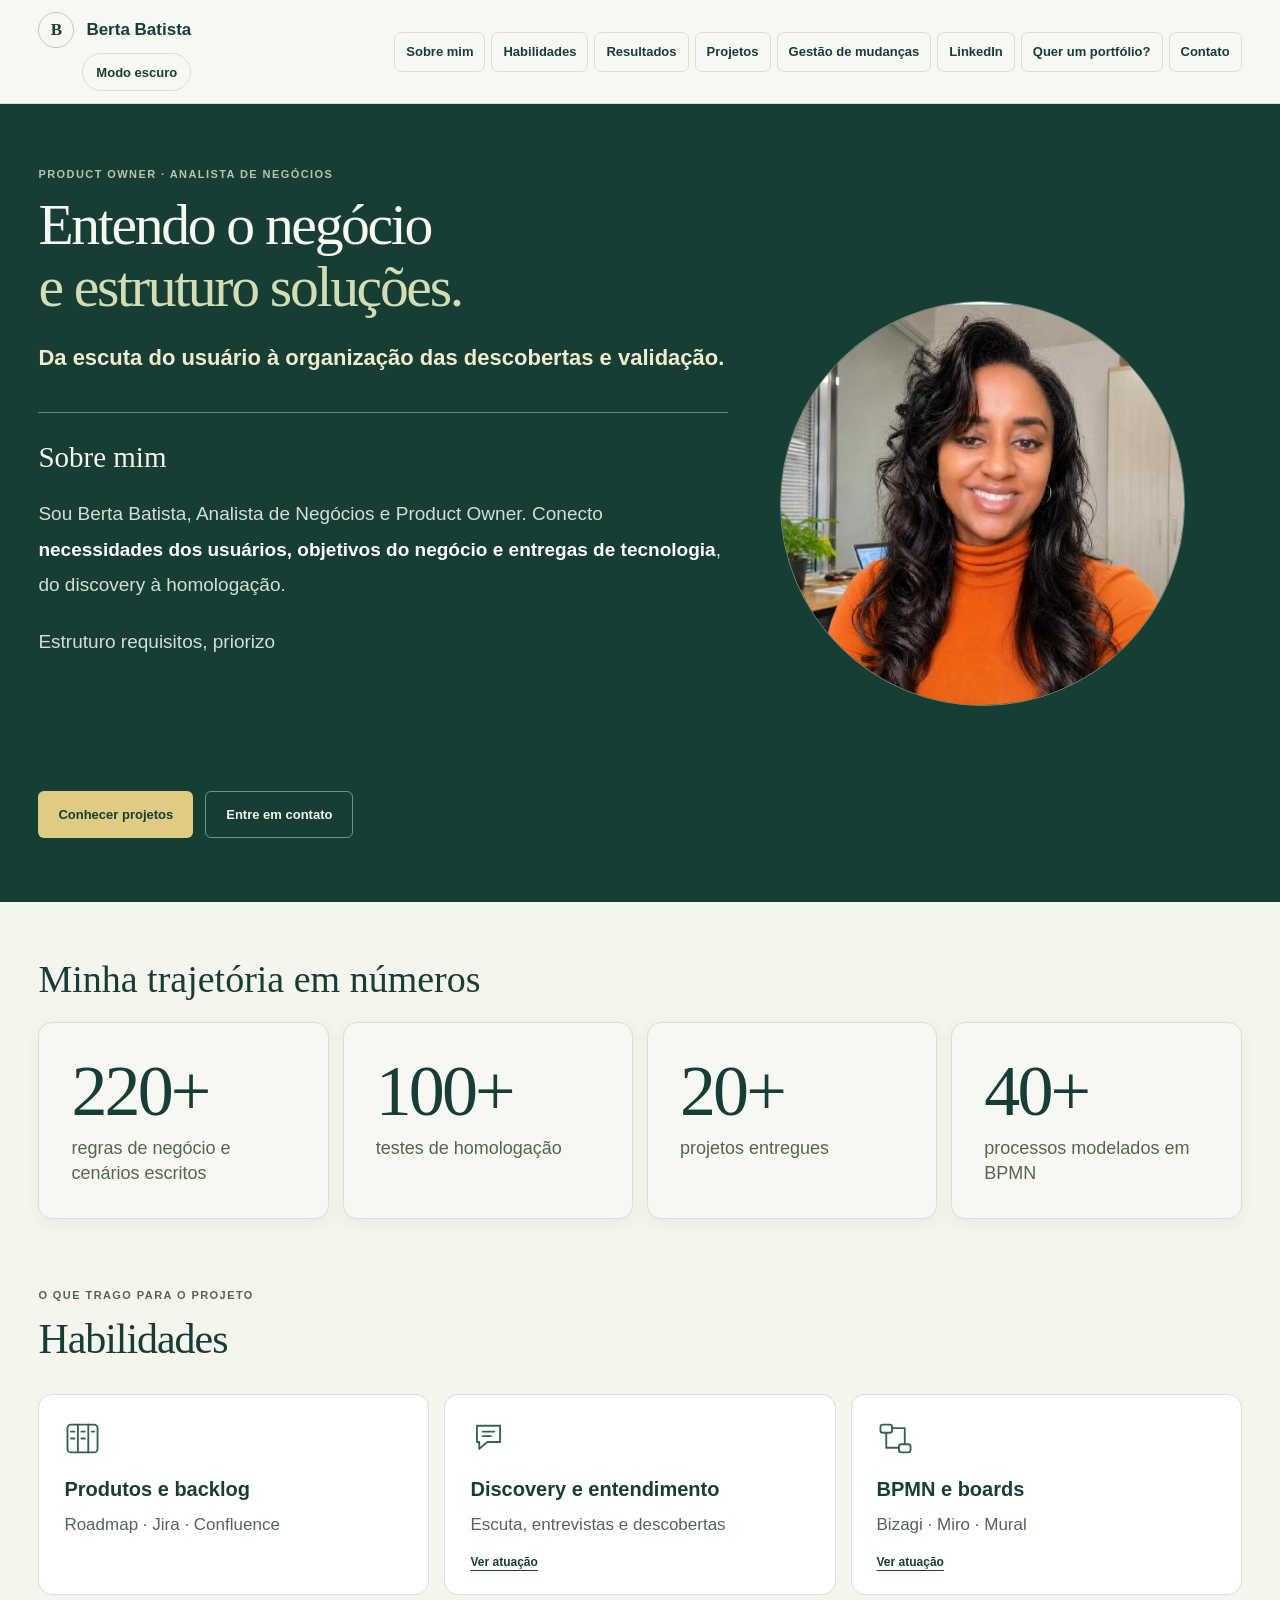
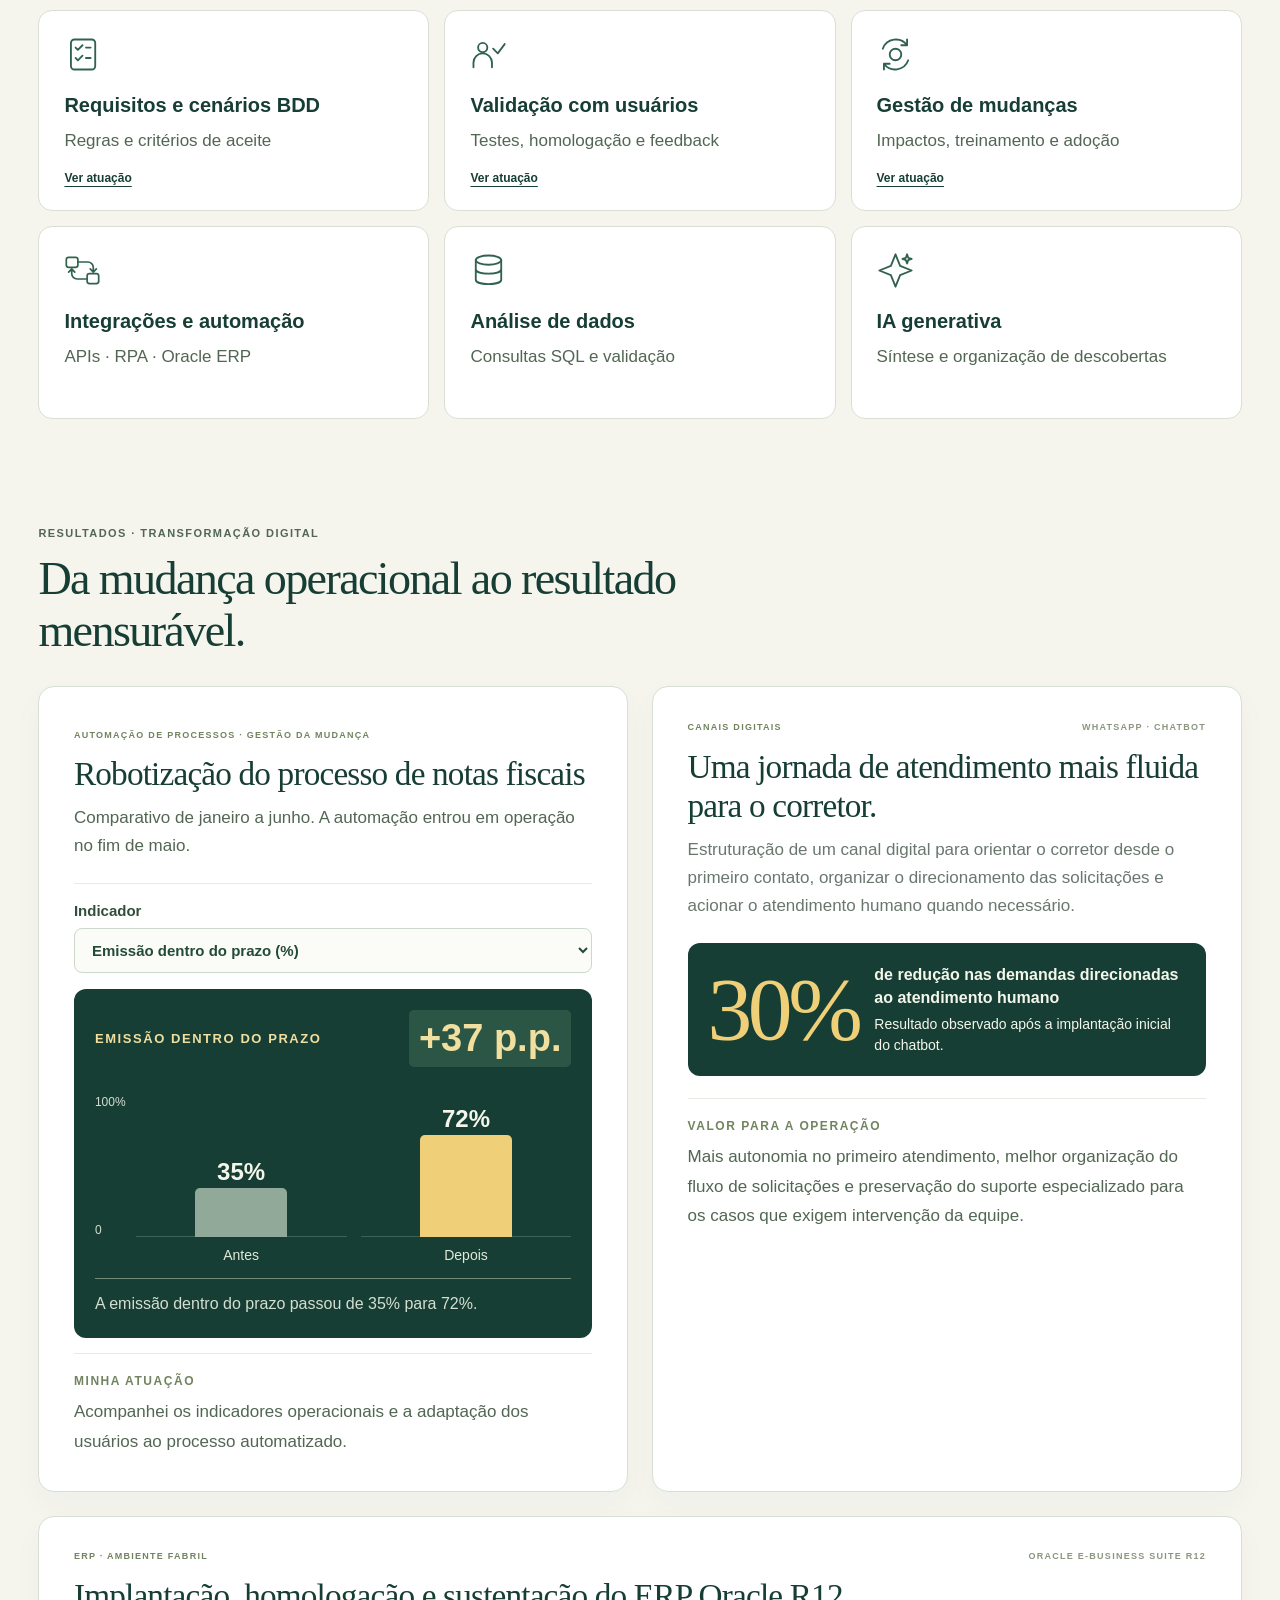
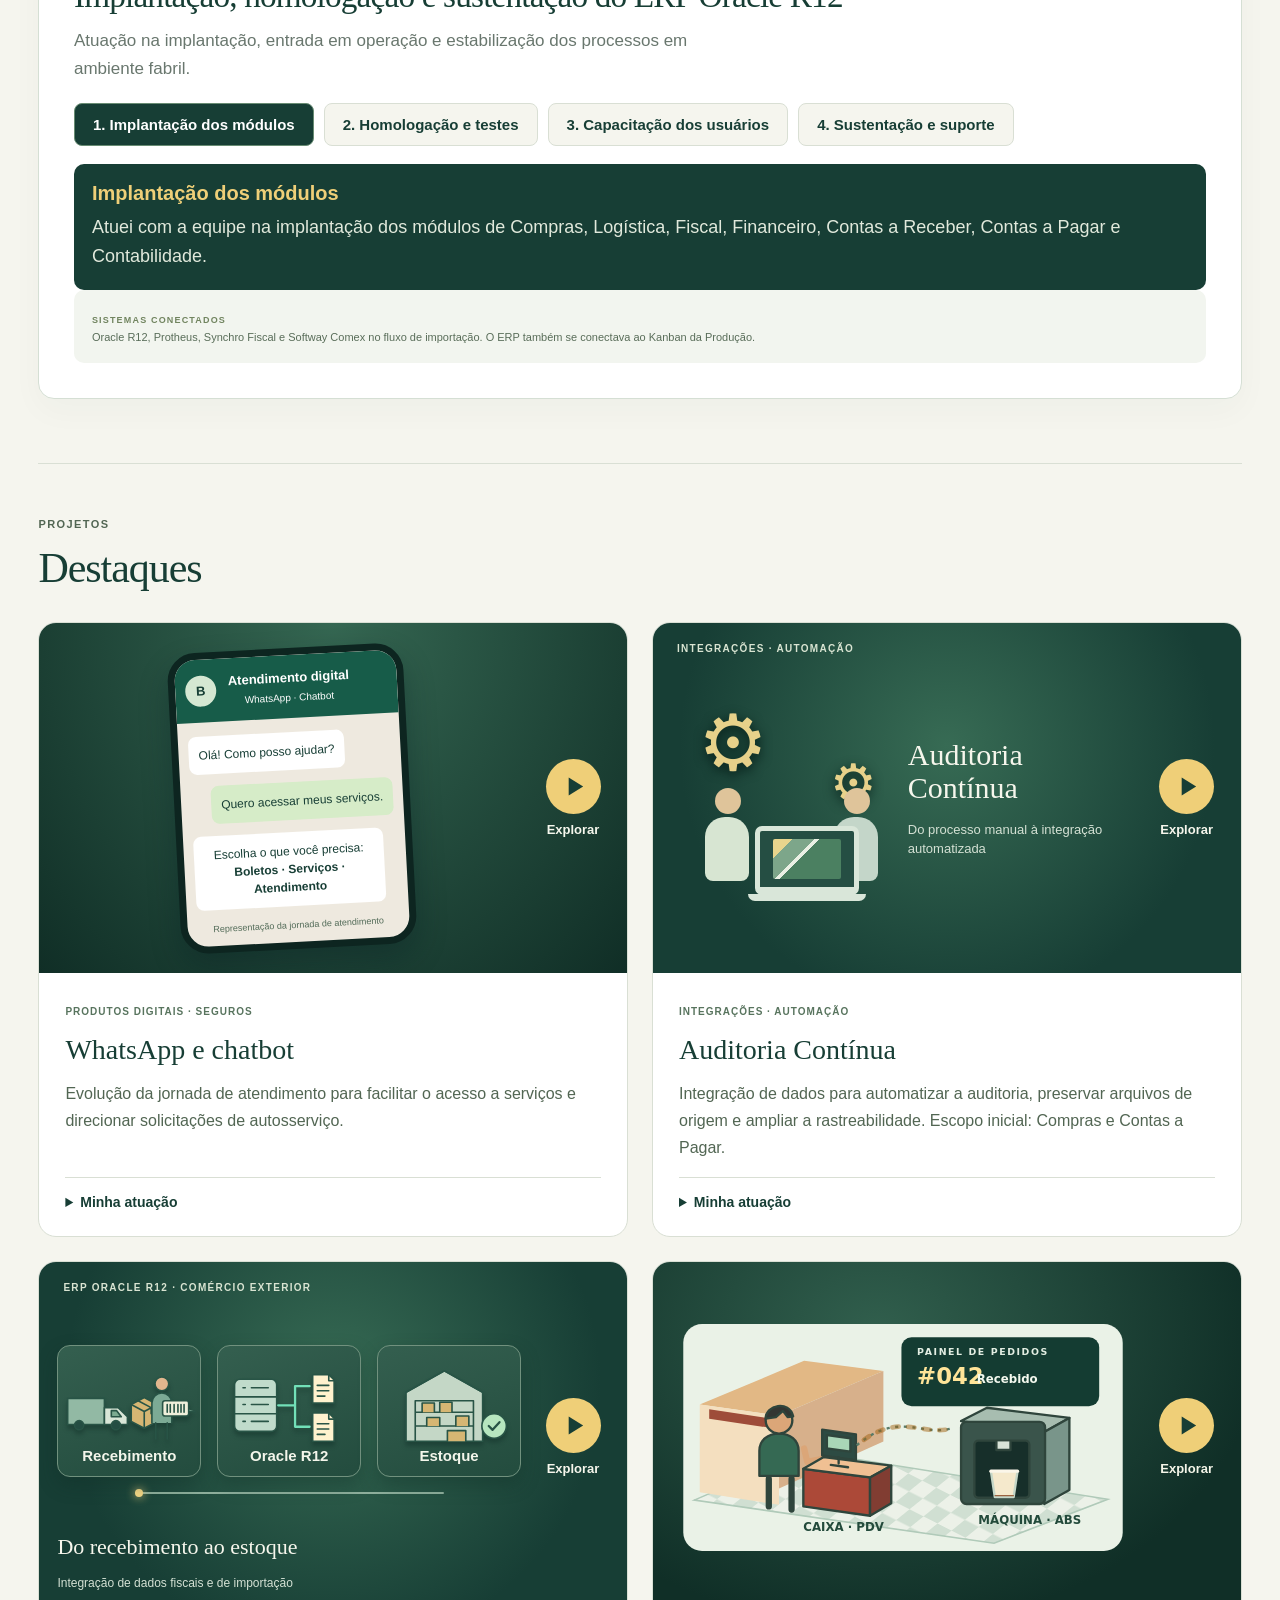
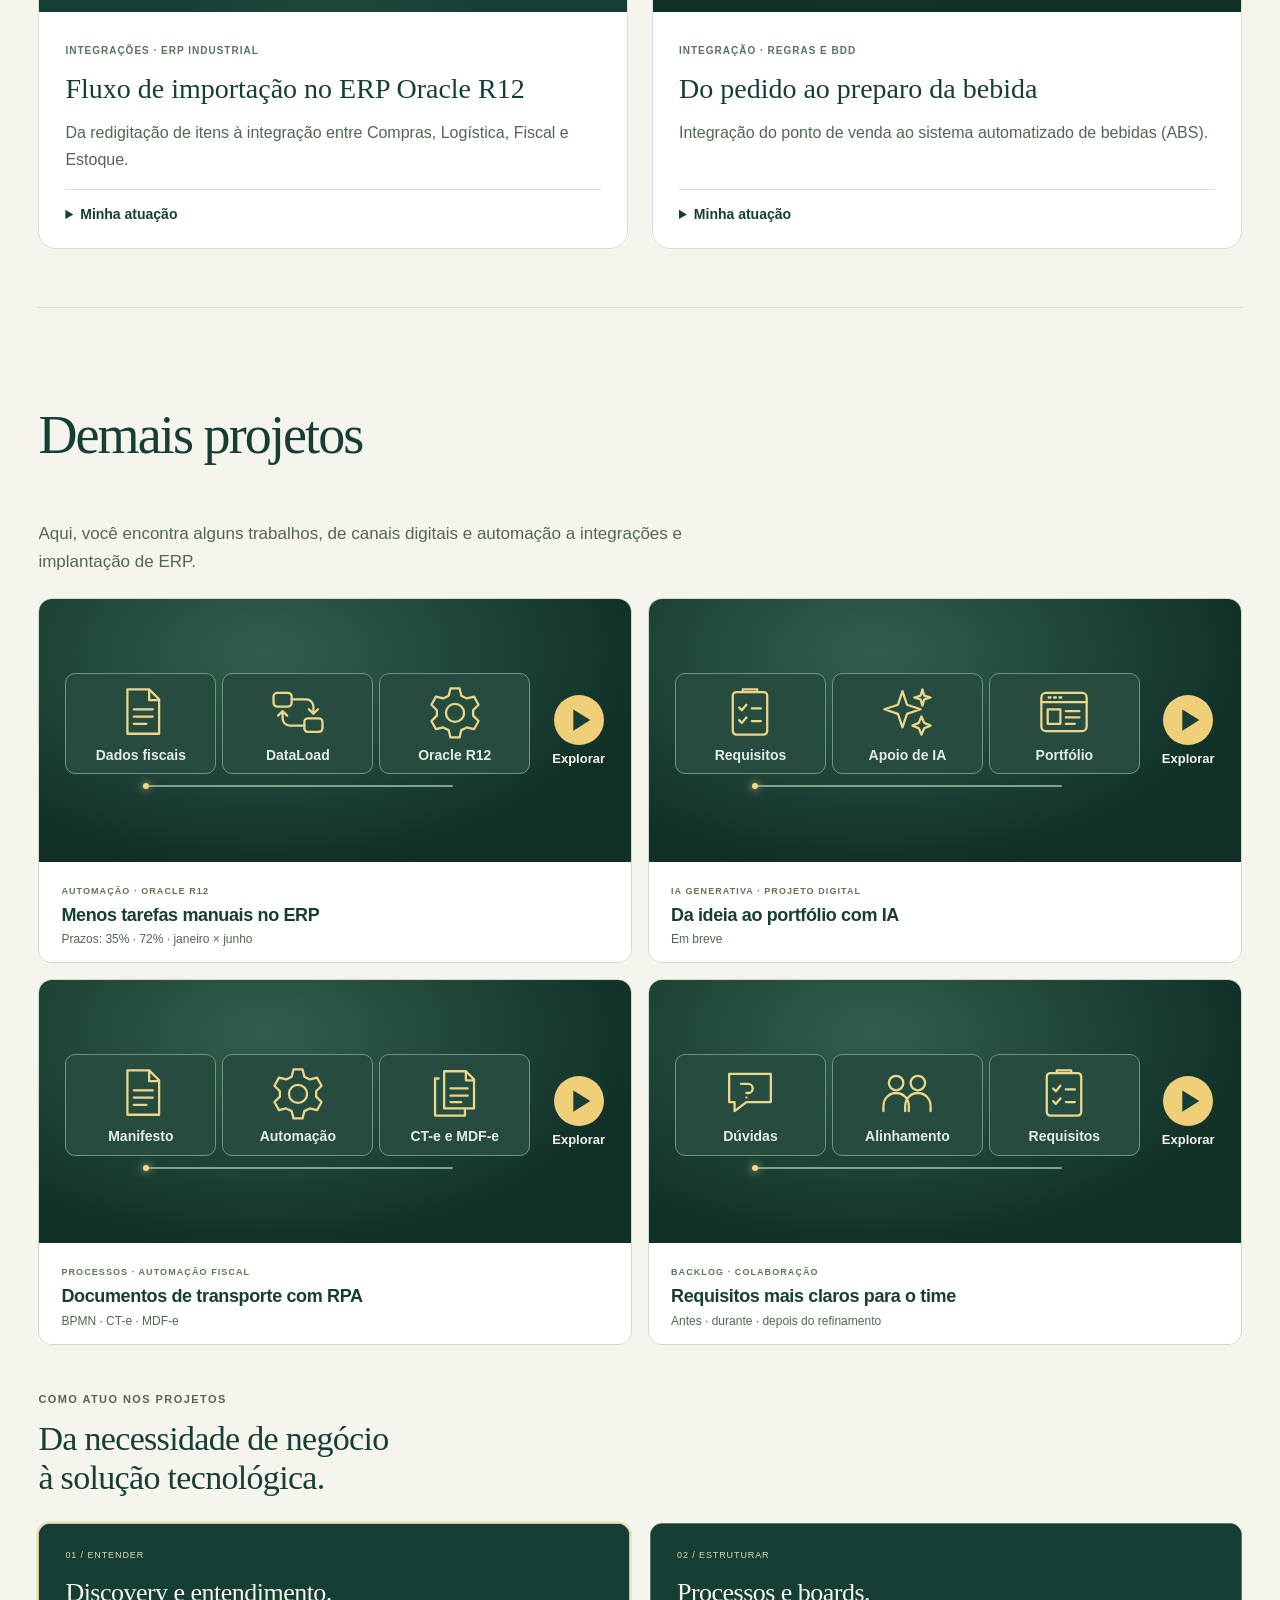
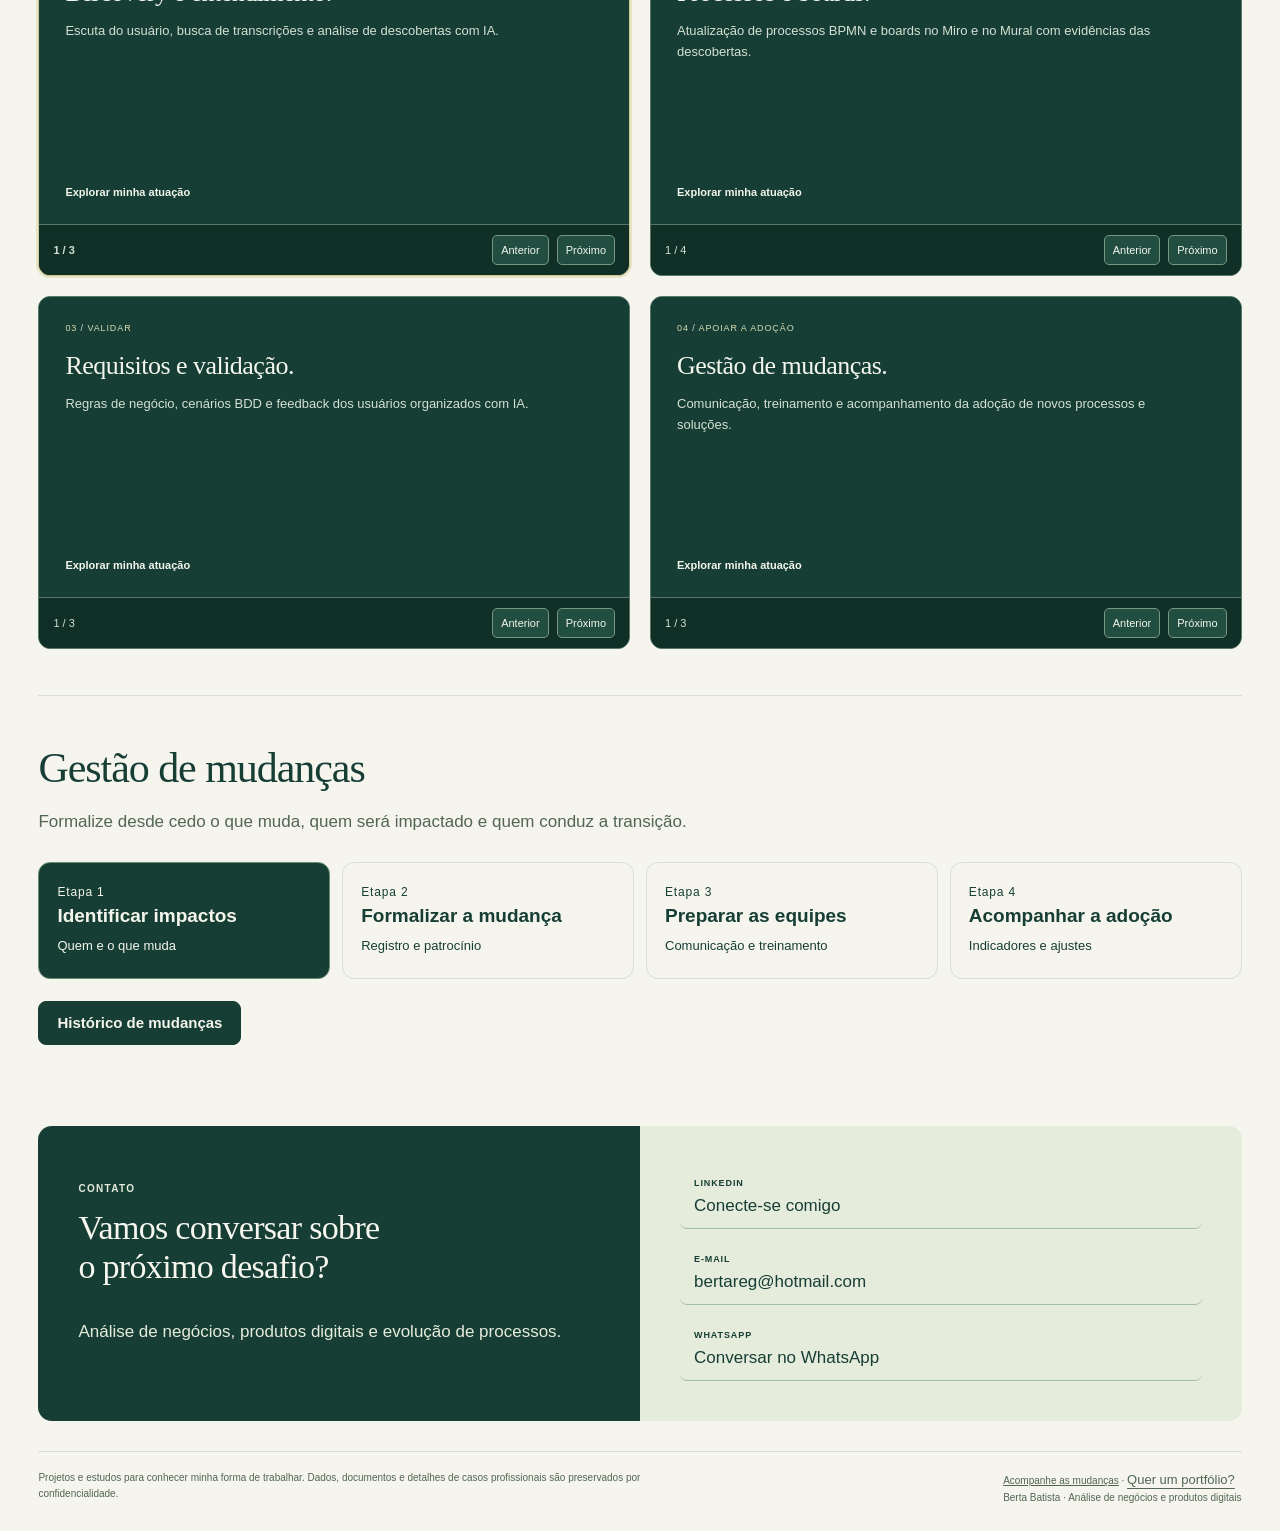
<file: index.html>
<!doctype html><html lang="pt-BR"><head>
<meta charset="utf-8"><meta name="viewport" content="width=device-width,initial-scale=1"><meta name="description" content="Berta Batista — Analista de Negócios e Product Owner."><script>try{const saved=localStorage.getItem('berta-theme');document.documentElement.dataset.theme=saved==='light'||saved==='dark'?saved:(matchMedia('(prefers-color-scheme: dark)').matches?'dark':'light');}catch{document.documentElement.dataset.theme='light';}</script><title>Berta Batista · Portfólio</title><style>
:root{--ink:#173e35;--muted:#69776e;--paper:#f5f5ee;--line:#d9dfd4;--gold:#efc24d}*{box-sizing:border-box}body{margin:0;background:var(--paper);color:var(--ink);font-family:Inter,Arial,sans-serif}button,a{-webkit-tap-highlight-color:transparent}button{font:inherit;cursor:pointer}a{color:inherit}button:focus-visible,a:focus-visible,summary:focus-visible{outline:3px solid #a47812;outline-offset:5px}.wrap{max-width:1160px;margin:auto;padding:0 32px}header{border-bottom:1px solid var(--line)}nav{min-height:74px;display:flex;align-items:center;justify-content:space-between;gap:16px}.brand{display:flex;align-items:center;gap:12px;text-decoration:none;font-weight:750;font-size:17px}.monogram{display:grid;place-items:center;width:36px;height:36px;border:1px solid #bfcbbc;border-radius:50%;font-family:Georgia,serif}.preview{font-size:10px;text-transform:uppercase;letter-spacing:.1em;padding:6px 8px;border:1px solid #cbd6c7;border-radius:5px;color:#64765f}.navlinks{display:flex;gap:24px;align-items:center}.navlinks a,.navlinks button{font-size:13px;font-weight:650;border:0;background:none;text-decoration:none}.contact{background:var(--ink)!important;color:white;padding:11px 17px;border-radius:7px}.hero{display:flex;align-items:center;justify-content:space-between;gap:36px;padding:38px 0 32px}.eyebrow{font-size:11px;letter-spacing:.13em;font-weight:750;text-transform:uppercase;margin:0 0 14px;color:#687e60}h1{font-family:Georgia,serif;font-size:clamp(33px,3.8vw,48px);line-height:1.09;font-weight:500;letter-spacing:-.03em;margin:0 0 14px}h1 em{font-style:normal;color:#597459}.intro{font-size:15px;color:var(--muted);margin:0;line-height:1.6}.hero-right{display:flex;align-items:center;gap:20px;flex-shrink:0}.portrait{width:112px;height:112px;border-radius:50%;object-fit:cover;border:5px solid #e4e9dd}.profile-label{font-size:12px;line-height:1.8;color:#6c7b6b}.profile-label strong{display:block;color:var(--ink);font-size:14px}.section-top{display:flex;justify-content:space-between;align-items:center;gap:20px;padding:12px 0 17px}.section-top h2{font-size:19px;letter-spacing:-.02em;margin:0}.section-top p{margin:5px 0 0;font-size:12px;color:var(--muted)}.filters{display:flex;gap:5px;flex-wrap:wrap}.filters button{border:1px solid transparent;border-radius:20px;padding:8px 14px;background:transparent;font-size:12px;color:#657462}.filters button[aria-pressed=true]{background:var(--ink);color:white}.filters button:hover{border-color:#8c9f86}.grid{display:grid;grid-template-columns:repeat(2,minmax(0,1fr));gap:16px}.card{border:1px solid #d3ddcc;background:white;border-radius:14px;padding:0;text-align:left;overflow:hidden;color:var(--ink);transition:transform .18s,box-shadow .18s}.card:hover{transform:translateY(-3px);box-shadow:0 12px 28px #1e3b3012}.card-visual{height:126px;padding:20px 26px;display:flex;align-items:center;justify-content:center;position:relative;overflow:hidden}.oracle{background:#e8eedf}.channels{background:#e6ede8}.pdv{background:#efe9d8}.ai{background:#e1e9e9}.card-bottom{padding:16px 22px;display:flex;justify-content:space-between;gap:12px;align-items:center}.card-bottom h3{font-size:18px;line-height:1.25;letter-spacing:-.02em;margin:5px 0 6px}.card-bottom p{font-size:12px;margin:0;color:var(--muted)}.card-bottom .tag{font-size:9px;letter-spacing:.12em;font-weight:750;text-transform:uppercase;color:#617459}.arrow{display:grid;place-items:center;width:32px;height:32px;border-radius:50%;background:#f1f4ec;flex-shrink:0;font-size:20px}.visual-label{position:absolute;top:12px;left:20px;font-size:9px;letter-spacing:.1em;font-weight:650;color:#61705d;text-transform:uppercase}.stat{display:flex;align-items:center;gap:17px}.stat span{font-size:39px;letter-spacing:-.06em;line-height:1}.stat .after{font-weight:750;color:#245540}.stat .before{color:#94a38a}.stat .stat-arrow{font-size:22px;color:#6c8262}.stat small{display:block;font-size:10px;margin-top:7px;letter-spacing:0;color:#6b7f61}.phone{width:96px;background:white;border-radius:12px;border:3px solid #406b56;padding:9px 7px;transform:rotate(-5deg);box-shadow:7px 7px 0 #cbd9ca}.phone small{display:block;font-size:7px;font-weight:700;margin-bottom:5px}.phone i{font-size:7px;font-style:normal;background:#e9efe5;margin:4px 0;display:block;border-radius:4px;padding:5px}.journey{margin-left:34px;font-size:12px;line-height:2;color:#4a6551}.journey b{display:inline-block;border-radius:20px;background:#cadbc9;color:#385b43;font-size:10px;padding:1px 8px}.order{display:flex;align-items:center;gap:18px}.receipt{background:white;box-shadow:5px 5px 0 #ded5b8;padding:12px;font-size:10px;line-height:1.9;border-radius:6px}.receipt strong{display:block;border-bottom:1px dashed #d1ccbb;margin-bottom:3px}.cup{height:64px;width:44px;border:3px solid #65755a;border-radius:3px 3px 13px 13px;background:linear-gradient(to top,#dba74e 0 68%,#f8f8ee 68%);transform:rotate(4deg)}.bridge{font-size:23px;color:#9c8c56}.ai-flow{display:flex;gap:12px;align-items:center}.ai-box{background:#f7faf7;border:1px solid #b8ccbf;border-radius:9px;padding:15px 20px;font-size:12px}.ai-box:last-child{background:#254e43;color:white}.ai-box small{display:block;font-size:9px;margin-bottom:5px;color:#758b7b}.ai-box:last-child small{color:#bed3c6}.ai-star{font-size:26px;color:#5d7e6a}.generic{font-size:27px;font-weight:700;letter-spacing:-.03em}.more-row{display:flex;justify-content:center;margin:20px 0 26px}.more{border:1px solid #c6d1bd;color:var(--ink);background:transparent;border-radius:7px;padding:11px 20px;font-size:12px;font-weight:600}.footer{padding:18px 0 25px;border-top:1px solid var(--line);display:flex;justify-content:space-between;gap:24px;color:#7b8577;font-size:10px;line-height:1.6}.footer p{margin:0;max-width:650px}.footer a{white-space:nowrap}dialog{border:0;padding:0;border-radius:18px;width:min(680px,calc(100% - 30px));max-height:88dvh;color:var(--ink);box-shadow:0 20px 100px #052b3040;background:#f9faf5}dialog::backdrop{background:#0d302bd9;backdrop-filter:blur(5px)}.dialog-head{padding:29px 30px 22px;background:#e6edde;position:relative}.dialog-head h2{font:500 31px/1.15 Georgia,serif;letter-spacing:-.02em;margin:12px 32px 0 0}.close{position:absolute;top:18px;right:18px;width:34px;height:34px;border:1px solid #b6c3ac;border-radius:50%;font-size:23px;color:var(--ink);background:transparent}.dialog-body{padding:24px 30px 30px}.tabs{display:flex;border-bottom:1px solid #d4decc;gap:20px}.tabs button{background:transparent;border:0;border-bottom:3px solid transparent;padding:0 0 12px;font-size:13px;color:#78846f}.tabs button[aria-selected=true]{color:#244b3a;border-color:#244b3a;font-weight:700}.detail{min-height:160px;padding:24px 0 12px}.detail h3{font-size:18px;margin:0 0 13px}.detail p,.detail li{font-size:15px;line-height:1.7;color:#5e6f5c}.detail ul{padding-left:18px;margin:0}.detail .evidence{background:#eaf0e4;border-radius:8px;padding:15px 17px;margin:12px 0;font-size:14px;color:#33523a}.evidence strong{font-size:22px}.source-link{display:inline-block;padding:12px 17px;background:var(--ink);color:#fff;text-decoration:none;border-radius:7px;font-size:13px}.subtle{font-size:11px!important;color:#7b8674!important}.contact-links{display:grid;gap:12px}.contact-links a{padding:15px;background:#e8efdf;border-radius:9px;text-decoration:none}.empty{padding:24px;color:var(--muted)}
@media(min-width:1500px){.hero{padding:50px 0 40px}.card-visual{height:155px}}@media(max-width:760px){.wrap{padding:0 20px}.navlinks{gap:13px}.navlinks>a{display:none}.brand{font-size:14px}.preview{display:none}.hero{padding:30px 0 24px;gap:18px}.hero-right{display:block}.portrait{width:75px;height:75px}.profile-label{display:none}h1{font-size:35px}.intro{font-size:13px;max-width:270px}.eyebrow{font-size:9px;line-height:1.8}.section-top{display:block}.filters{margin-top:16px;gap:2px}.filters button{padding:9px 12px}.grid{gap:13px}.card-visual{height:115px;padding:20px 14px}.card-bottom{padding:14px}.card-bottom h3{font-size:16px}.card-bottom p{font-size:11px;line-height:1.5}.card-bottom .tag{font-size:8px}.stat{gap:10px}.stat span{font-size:33px}.journey{display:none}.ai-flow{gap:7px}.ai-box{padding:11px 9px;font-size:10px}.order{gap:9px}.receipt{font-size:8px}.arrow{display:none}.footer{display:block}.footer a{display:inline-block;margin-top:12px}.dialog-head{padding:25px}.dialog-body{padding:22px}.tabs{gap:15px}.tabs button{font-size:12px}.detail{min-height:180px}}
@media(max-width:480px){.grid{grid-template-columns:1fr}.card{display:grid;grid-template-columns:120px minmax(0,1fr)}.card-visual{height:140px}.visual-label{display:none}.card-bottom{padding:17px}.card-bottom h3{font-size:18px}.stat{gap:4px;flex-wrap:wrap;justify-content:center}.stat span{font-size:25px}.stat small{font-size:8px}.phone{width:72px}.ai-flow{flex-direction:column;gap:4px}.ai-star{display:none}.ai-box{padding:7px 12px;width:88px}.ai-box small{font-size:7px;margin-bottom:3px}.order{gap:7px}.receipt{padding:7px;font-size:7px}.cup{width:22px;height:38px;border-width:2px}.bridge{display:none}.hero{align-items:flex-start}.portrait{width:63px;height:63px;margin-top:15px}.hero h1{font-size:31px}.generic{font-size:19px}.hero-right{max-width:64px}.more-row{margin-top:18px}}
@media(prefers-reduced-motion:reduce){*{scroll-behavior:auto!important;transition:none!important}}
</style><style>
html{scroll-behavior:smooth}section[id]{scroll-margin-top:24px}header{background:#f8f8f2}.navlinks .contact{font-size:13px;text-decoration:none;display:inline-block}.hero-new{background:#173e35;color:#f7f7ef}.hero-layout{display:grid;grid-template-columns:minmax(0,1.5fr) minmax(280px,1fr);gap:65px;align-items:center;padding-top:54px;padding-bottom:45px}.hero-copy .eyebrow{color:#b7c5a9;font-size:11px}.hero-copy h1{font-size:clamp(42px,4.5vw,61px);line-height:1.08;margin-bottom:23px;letter-spacing:-.04em}.hero-copy h1 em{color:#d4dcb3}.hero-summary{color:#c5d0c0;font-size:16px;line-height:1.75;margin:0}.hero-cta{display:flex;gap:12px;flex-wrap:wrap;margin-top:27px}.hero-cta a{display:flex;align-items:center;gap:28px;border-radius:6px;padding:15px 20px;font-size:13px;font-weight:650;text-decoration:none}.primary-cta{background:#dfcb82;color:#173e35}.outline-cta{border:1px solid #769184;color:#f1f5e9}.hero-photo{margin:0;position:relative;justify-self:end;width:100%;max-width:345px}.hero-photo img{width:100%;height:350px;object-fit:cover;object-position:center 28%;border-radius:130px 130px 12px 12px;display:block;border:1px solid #73917e}.hero-photo figcaption{position:absolute;bottom:18px;left:18px;right:18px;background:#f5f6eddc;color:#224337;border-radius:6px;padding:13px 16px;font:500 20px Georgia,serif;backdrop-filter:blur(8px)}.hero-photo figcaption span{display:block;font:10px Arial,sans-serif;letter-spacing:.09em;margin-top:5px;text-transform:uppercase;color:#526b57}.expertise{display:grid;grid-template-columns:repeat(4,minmax(0,1fr));border-top:1px solid #557362;padding:20px 0 23px;gap:15px}.expertise button{border:0;background:transparent;color:#e5ebdb;font-size:13px;text-align:left;padding:9px 0;line-height:1.5;display:flex;gap:12px;align-items:center}.expertise button span{color:#c6be83;font-size:10px;border:1px solid #5b7760;border-radius:50%;padding:6px}.expertise button:hover{color:#e1cb80}.experience{display:grid;grid-template-columns:190px 1fr;gap:30px;align-items:center;padding:30px 0;border-bottom:1px solid var(--line)}.experience-label .eyebrow{font-size:9px;margin:0 0 7px}.experience-label>p:last-child{font-size:11px;color:#7c8874;line-height:1.6;margin:0}.company-list{display:flex;justify-content:space-between;align-items:center;gap:22px;flex-wrap:wrap}.company-list span{font-size:15px;color:#5a6c58;font-weight:750;line-height:1.05;letter-spacing:-.03em}.company-list b{font-size:11px;font-weight:500;letter-spacing:0}.help-section{padding:48px 0 46px}.help-intro{display:flex;justify-content:space-between;align-items:center;gap:40px;margin:0 0 26px}.help-intro h2{font:500 34px/1.15 Georgia,serif;margin:0;letter-spacing:-.02em}.help-intro>p{max-width:350px;font-size:13px;line-height:1.7;color:#73806a;margin:0}.help-grid{display:grid;grid-template-columns:repeat(3,minmax(0,1fr));gap:15px}.help-grid button{display:flex;flex-direction:column;align-items:flex-start;text-align:left;border:1px solid #d4ddca;border-radius:10px;padding:24px;background:#eef1e7;color:#244831}.help-number{font-size:9px;letter-spacing:.1em;color:#6f8260}.help-grid h3{font:500 23px/1.15 Georgia,serif;letter-spacing:-.02em;margin:18px 0 12px}.help-grid p{font-size:13px;line-height:1.65;color:#718166;margin:0 0 22px}.help-open{font-size:11px;font-weight:700;margin-top:auto}.help-grid button:hover{border-color:#6a855a;background:#e5eddb}#projetos{padding-top:26px;border-top:1px solid var(--line)}.contact-section{padding:40px;margin:18px 0 30px;border-radius:14px;background:#e5ecdc;display:grid;grid-template-columns:1.2fr 1fr;gap:40px;align-items:center}.contact-section h2{font:500 34px/1.15 Georgia,serif;margin:0 0 15px;letter-spacing:-.02em}.contact-section p:not(.eyebrow){font-size:13px;color:#6f8064;line-height:1.7}.contact-options{display:grid;gap:13px}.contact-options a{border-bottom:1px solid #bccbb0;padding:12px 0 16px;font-size:15px;text-decoration:none}.contact-options a span{display:block;font-size:9px;letter-spacing:.1em;margin-bottom:8px;color:#738364}.footer>span{white-space:nowrap}.contact-section .eyebrow{font-size:10px}.help-grid button:focus-visible,.expertise button:focus-visible{outline-color:#dfcb82}
@media(max-width:900px){.hero-layout{gap:35px;grid-template-columns:minmax(0,1.4fr) minmax(240px,1fr)}.hero-copy h1{font-size:46px}.hero-photo img{height:320px}.navlinks{gap:15px}.experience{grid-template-columns:150px 1fr}.company-list{gap:20px}.help-grid h3{font-size:21px}}
@media(max-width:760px){.hero-layout{grid-template-columns:1.2fr 1fr;gap:23px;padding-top:32px;padding-bottom:30px}.hero-copy h1{font-size:35px}.hero-summary{font-size:13px}.hero-photo img{height:260px;border-radius:100px 100px 10px 10px}.hero-photo figcaption{bottom:10px;left:10px;right:10px;font-size:16px;padding:10px}.hero-photo figcaption span{font-size:8px}.hero-copy .eyebrow{font-size:9px}.hero-cta a{padding:12px 13px;font-size:11px;gap:15px}.expertise{grid-template-columns:repeat(2,minmax(0,1fr));gap:6px 16px;padding:14px 0}.expertise button{font-size:12px}.experience{grid-template-columns:1fr;gap:18px;padding:25px 0}.experience-label{display:flex;gap:16px;align-items:center}.experience-label>p:last-child br{display:none}.company-list{justify-content:flex-start;gap:20px 27px}.company-list span{font-size:14px}.help-section{padding:35px 0}.help-intro{display:block}.help-intro h2{font-size:30px}.help-intro>p{max-width:100%;margin-top:16px}.help-grid{gap:11px}.help-grid button{padding:18px}.help-grid h3{font-size:21px}.contact-section{padding:26px;gap:22px}.contact-section h2{font-size:29px}.footer>span{display:block;white-space:normal;margin-top:8px}}
@media(max-width:520px){.hero-layout{display:flex;flex-direction:column;align-items:stretch;gap:30px}.hero-copy h1{font-size:42px}.hero-photo{max-width:100%;width:100%;align-self:center}.hero-photo img{height:320px;border-radius:90px 90px 10px 10px;object-position:center 35%}.hero-photo figcaption{font-size:20px;max-width:235px}.hero-summary{font-size:14px}.hero-cta a{font-size:12px;flex:1;justify-content:space-between}.expertise button{font-size:11px;gap:7px}.hero-copy .eyebrow{font-size:9px}.company-list{gap:22px 25px}.help-grid{grid-template-columns:1fr}.help-grid button{padding:20px}.help-grid h3{margin-top:13px;font-size:24px}.help-grid p{margin-bottom:18px}.contact-section{grid-template-columns:1fr;padding:25px}.navlinks .contact{display:block!important;font-size:12px;padding:10px 13px}.brand{font-size:14px}.hero-layout{padding-top:30px}.contact-options a{font-size:14px}}
</style><style id="project-green-white">.card{background:#fff;border-color:#cbd9ce;color:#173e35}.card-visual.oracle,.card-visual.channels,.card-visual.pdv,.card-visual.ai{background:#e6eee7}.card-bottom{background:#fff}.card .receipt{background:#fff;box-shadow:5px 5px 0 #c7d9cd}.card .cup{border-color:#446b55;background:linear-gradient(to top,#719c7e 0 68%,#f8fcf8 68%)}.card .bridge{color:#4e785e}.card .phone{box-shadow:7px 7px 0 #c7d9cd}.card .ai-box{border-color:#b8ccbf;background:#fff}.card .ai-box:last-child{background:#254e43}.card .arrow{background:#eaf1eb;color:#254e43}.card:hover{border-color:#789983}.help-intro{margin-bottom:26px}</style><style id="expertise-buttons">.expertise{gap:12px}.expertise button{background:#244f43;border:1px solid #779680;border-radius:9px;padding:13px 14px;min-height:70px;color:#f5f7ed;box-shadow:0 2px 0 #092b2233;transition:background .15s,border-color .15s,transform .15s}.expertise button::after{content:"";font-size:19px;margin-left:auto;color:#d7dfba}.expertise button:hover{background:#35634f;border-color:#d3dcaf;color:white;transform:translateY(-2px)}.expertise button:active{transform:translateY(0)}.expertise button span{flex-shrink:0;color:#d2ddb6;border-color:#739278}.expertise button:focus-visible{outline:3px solid #dfcb82;outline-offset:4px}@media(max-width:760px){.expertise{gap:10px}.expertise button{padding:12px;min-height:76px;font-size:12px}}@media(max-width:390px){.expertise button{font-size:11px;padding:10px;gap:6px}.expertise button::after{font-size:17px}}</style><style id="gmo-layout">.expertise{grid-template-columns:repeat(5,minmax(0,1fr))}.expertise button{font-size:12px;padding:12px 10px;gap:8px}.help-grid{grid-template-columns:repeat(4,minmax(0,1fr))}.help-grid h3{font-size:22px}@media(max-width:1000px){.expertise{grid-template-columns:repeat(3,minmax(0,1fr))}.help-grid{grid-template-columns:repeat(2,minmax(0,1fr))}}@media(max-width:760px){.expertise{grid-template-columns:repeat(2,minmax(0,1fr))}}@media(max-width:520px){.help-grid{grid-template-columns:1fr}.help-grid h3{font-size:24px}}</style><style id="interactive-help">
.help-grid{grid-template-columns:repeat(2,minmax(0,1fr));gap:20px}
.help-carousel{min-width:0;perspective:1200px;border:1px solid #cfdbc9;border-radius:12px;background:#eef1e7;overflow:hidden}
.help-grid .help-stage{width:100%;border:0;border-radius:0;min-height:300px;height:300px;padding:26px;transition:transform .3s ease,opacity .3s ease;transform-origin:center;overflow:hidden;background:transparent}
.help-stage.turning{transform:rotateY(90deg);opacity:.2}
.help-stage h3{font-size:26px;margin:18px 0 12px}.help-stage p{max-width:95%}
.help-grid .help-stage.media-stage{padding:0;position:relative;background:#173e35;color:#fff}
.help-stage img{display:block;width:100%;height:100%;object-fit:contain;background:#e3e9df}
.help-stage .media-caption{position:absolute;bottom:0;left:0;right:0;padding:24px 20px 15px;background:linear-gradient(transparent,#102c26 40%);color:#fff;text-align:left}
.media-caption strong{font-size:16px;display:block}.media-caption small{display:block;margin-top:5px;font-size:10px;color:#e0e7d8}
.help-controls{display:flex;align-items:center;gap:8px;border-top:1px solid #d4ddca;padding:10px 14px;min-height:49px;background:#f8faf4}
.help-grid .help-controls button{display:inline-flex;align-items:center;justify-content:center;border:1px solid #c6d5be;background:white;padding:5px 9px;border-radius:5px;font-size:12px;min-height:30px;color:#244831}
.slide-count{font-size:11px;color:#61735b;margin-right:auto}.help-controls .pause{font-size:11px}.help-controls button:hover{background:#dce7d6}
.evidence-board{width:100%;display:grid;grid-template-columns:repeat(3,1fr);gap:10px;margin:15px 0}.evidence-board span{padding:16px 10px;background:#e0e8c9;border:1px solid #c3d0b0;box-shadow:2px 3px 0 #ccd7bf;font-size:12px;line-height:1.6}.evidence-board b{display:block;font-size:13px;color:#244831;margin-bottom:10px}
.visual-steps{display:flex;gap:8px;flex-wrap:wrap;margin:15px 0}.visual-steps span{background:#dce6d3;padding:12px;border-radius:6px;font-size:12px;color:#254e43}
.meeting-flow{display:grid;grid-template-columns:1fr 1fr;width:100%;height:100%;gap:3px;background:#173e35}.meeting-flow img{height:100%;object-fit:contain}
@media(max-width:600px){.help-grid{grid-template-columns:1fr}.help-grid .help-stage{height:300px;min-height:300px;padding:22px}.help-stage h3{font-size:25px}.evidence-board{gap:6px}.evidence-board span{padding:12px 6px;font-size:10px}}
@media(prefers-reduced-motion:reduce){.help-grid .help-stage{transition:none}}
</style><style>.help-gallery{position:relative;background:#e6eee7;border-radius:8px;overflow:hidden;margin-bottom:24px}.help-gallery>img{width:100%;max-height:60vh;object-fit:contain;display:block}.help-gallery .meeting-flow{height:280px}.help-gallery .media-caption{display:block;padding:12px;background:#173e35;color:white}.help-gallery small{display:block;margin-top:5px}</style><style id="round-portrait">.hero-photo{width:min(100%,345px);aspect-ratio:1;max-width:345px}.hero-photo img{width:100%;height:100%;aspect-ratio:1;border-radius:50%;object-fit:cover;object-position:center 28%}@media(max-width:520px){.hero-photo{width:min(85vw,300px);max-width:300px}.hero-photo img{height:100%;border-radius:50%}}</style><style>.help-carousel.sequence-active{border-color:#65836c;box-shadow:0 0 0 2px #a1b89a55}.sequence-active .slide-count{color:#244831;font-weight:700}</style><style>.card .arrow,.card .bridge,.stat-arrow,.expertise button::after{display:none}.help-controls{flex-wrap:wrap}.help-grid .help-controls button{font-size:11px;padding:5px 8px}</style><style id="color-themes">
:root{color-scheme:light;--muted:#526653;--theme-surface:#f8f8f2;--focus:#8c6212}
[data-theme="dark"]{color-scheme:dark;--ink:#edf4e8;--muted:#bfd0c2;--paper:#101f1a;--line:#426052;--theme-surface:#18352d;--focus:#e5cf88}
header{background:var(--theme-surface)}
.portfolio-identity #theme-toggle{color:var(--ink);border:1px solid var(--line);border-radius:20px;padding:9px 13px;background:var(--theme-surface);white-space:nowrap;min-height:38px}
.portfolio-identity #theme-toggle:hover{box-shadow:0 0 0 2px #8eaa8870}
button:focus-visible,a:focus-visible,summary:focus-visible{outline-color:var(--focus)}
.help-carousel,.help-grid .help-stage{background:#173e35;color:#f3f6ec}
.help-grid .help-stage:hover{background:#204c3f}
.help-grid .help-stage.media-stage:hover{background:#173e35}
.help-grid .help-stage h3,.help-grid .help-open{color:#f3f6ec}
.help-grid .help-stage p{color:#d4e0d3}
.help-grid .help-number{color:#d7dcb3}
.help-controls{background:#102f27;border-color:#557765}
.help-controls .slide-count,.sequence-active .slide-count{color:#d4e0d3}
.help-grid .help-controls button{background:#214e40;border-color:#779782;color:#f3f6ec}
.help-grid .help-controls button:hover{background:#35634f}
.help-carousel.sequence-active{border-color:#cfca8e;box-shadow:0 0 0 2px #ccca8a66}
.help-carousel{border-color:#587965}
.help-grid .evidence-board span{color:#173e35;background:#e0e8c9}.help-grid .evidence-board b{color:#173e35}
.help-grid .visual-steps span{color:#173e35;background:#e0e8c9}
.eyebrow,.contact-section p:not(.eyebrow),.contact-options a span,.footer{color:#526653}
[data-theme="dark"] .navlinks .contact{background:#d7dcb3!important;color:#173e35}
[data-theme="dark"] .eyebrow,[data-theme="dark"] .footer{color:#bfd0c2}
[data-theme="dark"] .hero-copy .eyebrow{color:#d7dcb3}
[data-theme="dark"] .card,[data-theme="dark"] .card-bottom{background:#18352d;color:#edf4e8;border-color:#426052}
[data-theme="dark"] .card-visual.oracle,[data-theme="dark"] .card-visual.channels,[data-theme="dark"] .card-visual.pdv,[data-theme="dark"] .card-visual.ai{background:#254637}
[data-theme="dark"] .card-bottom .tag,[data-theme="dark"] .visual-label,[data-theme="dark"] .stat small,[data-theme="dark"] .journey{color:#d0ddc8}
[data-theme="dark"] .stat .before{color:#b8c8b1}[data-theme="dark"] .stat .after{color:#e5cf88}
[data-theme="dark"] .phone,[data-theme="dark"] .receipt,[data-theme="dark"] .ai-box{color:#173e35}
[data-theme="dark"] .ai-box:last-child{color:#fff}
[data-theme="dark"] .contact-section{background:#18352d}
[data-theme="dark"] .contact-section p:not(.eyebrow),[data-theme="dark"] .contact-options a span{color:#bfd0c2}
[data-theme="dark"] .contact-options a{border-color:#577563}
[data-theme="dark"] dialog{background:#18352d;color:#edf4e8}
[data-theme="dark"] .dialog-head{background:#254637}
[data-theme="dark"] .detail p,[data-theme="dark"] .detail li,[data-theme="dark"] .tabs button{color:#d4e0d3}
[data-theme="dark"] .tabs button[aria-selected=true]{color:#e5cf88;border-color:#e5cf88}
[data-theme="dark"] .detail .evidence{background:#2b5040;color:#edf4e8}
[data-theme="dark"] .source-link{background:#d7dcb3;color:#173e35}
[data-theme="dark"] .subtle{color:#bfd0c2!important}
@media(max-width:760px){.navlinks{gap:10px}.portfolio-identity #theme-toggle{font-size:11px;padding:8px 10px}}
@media(max-width:390px){nav{gap:8px}.brand{gap:6px;font-size:12px}.monogram{width:30px;height:30px}.navlinks{gap:6px}.navlinks .contact{padding:9px!important;font-size:11px!important}.portfolio-identity #theme-toggle{font-size:10px;padding:8px}}
</style><style id="hero-context-copy">.hero-ai-highlight{display:block;margin-top:10px;font-size:17px;line-height:1.55;font-weight:650;color:#e4dfb5}.hero-context{margin-top:22px;max-width:650px}.hero-context p{font-size:15px;line-height:1.75;color:#d2decf;margin:0 0 14px}.hero-context strong{font-weight:650;color:#f3f6ec}@media(max-width:760px){.hero-ai-highlight{font-size:15px}.hero-context p{font-size:14px}}@media(max-width:520px){.hero-context{margin-top:20px}.hero-context p{font-size:14px}}</style><style id="hero-larger-type">.hero-summary{font-size:20px;line-height:1.65}.hero-ai-highlight{font-size:22px;line-height:1.5;font-weight:700;margin-top:12px}.hero-context p{font-size:19px;line-height:1.65;margin-bottom:18px}.hero-context strong{font-weight:700}@media(max-width:900px){.hero-summary{font-size:18px}.hero-ai-highlight{font-size:20px}.hero-context p{font-size:18px}}@media(max-width:520px){.hero-summary{font-size:18px}.hero-ai-highlight{font-size:20px}.hero-context p{font-size:18px;line-height:1.65}}</style><style id="change-history-nav">.navlinks{gap:16px}.navlinks a[href="gestao-de-mudancas.html"]{max-width:135px;line-height:1.4}@media(min-width:761px) and (max-width:1000px){nav{flex-wrap:wrap;padding-top:12px;padding-bottom:12px}.navlinks{gap:13px;flex-wrap:wrap}}.detail .source-link{color:#fff}[data-theme=dark] .detail .source-link{color:#173e35}</style><style id="portfolio-editorial-update">
.hero-layout{grid-template-columns:minmax(0,1.5fr) minmax(240px,1fr);align-items:center;gap:48px;padding-top:64px;padding-bottom:64px}
.hero-copy h1{font-size:clamp(40px,4.5vw,62px)}.hero-copy .hero-summary{font-size:20px;line-height:1.6}.hero-ai-highlight{display:block;margin-top:13px;font-size:22px;font-weight:650;line-height:1.5;color:#f0ebcc}
.about-me{margin-top:38px;padding-top:28px;border-top:1px solid #688575;max-width:690px}.about-me h2{font:500 29px Georgia,serif;margin:0 0 22px;color:#f4f5ec}.about-me p{font-size:18px;line-height:1.8;color:#d3dfd5;margin:0 0 22px}.about-me strong{color:#fff;font-weight:650}.hero-photo{justify-self:start;width:min(100%,405px);max-width:405px}.hero-photo img{height:auto;aspect-ratio:1;border-radius:50%;object-position:center;object-fit:cover}.hero-photo .portrait-note{position:static;background:none;backdrop-filter:none;text-align:center;color:#cfddc9;padding:22px 0;font:14px/1.5 Arial,sans-serif}
.editorial-title{font:500 clamp(32px,4vw,42px)/1.15 Georgia,serif;letter-spacing:-.025em;margin:0 0 30px}.skills-section{padding:62px 0 54px}.skills-grid{display:grid;grid-template-columns:repeat(3,minmax(0,1fr));gap:15px}.skill-block{min-width:0;display:flex;flex-direction:column;align-items:flex-start;text-align:left;color:var(--ink);background:#fff;border:1px solid var(--line);border-radius:14px;padding:25px;min-height:193px}.skill-block svg{width:37px;height:37px;color:#30634f;margin-bottom:18px;flex-shrink:0}.skill-block h3{font-size:17px;line-height:1.4;margin:0 0 8px}.skill-block p{font-size:14px;line-height:1.6;color:var(--muted);margin:0}.skill-detail{font-size:12px;font-weight:700;margin-top:17px;text-decoration:underline;text-underline-offset:4px}button.skill-block{transition:transform .2s,border-color .2s}button.skill-block:hover{border-color:#47735b;transform:translateY(-3px)}
.featured-section{padding:28px 0 58px;border-bottom:1px solid var(--line)}.featured-grid{display:grid;grid-template-columns:repeat(2,minmax(0,1fr));gap:24px}.feature-card{min-width:0;overflow:hidden;border:1px solid var(--line);border-radius:18px;background:#fff}.chat-preview,.audit-preview{display:flex;position:relative;min-height:350px;width:100%;align-items:center;justify-content:center;background:#173e35;border:0;text-decoration:none;overflow:hidden;color:#f5f7ed;padding:24px}.chat-preview{background:radial-gradient(ellipse at top,#356752,#102e26);gap:22px}.chat-phone{width:236px;background:#eee9df;border:7px solid #0d2520;border-radius:28px;overflow:hidden;box-shadow:0 14px 30px #061a2055;transform:rotate(-3deg)}.chat-top{display:flex;gap:9px;align-items:center;background:#175c49;color:#fff;padding:15px 10px;font-size:13px;font-weight:700}.chat-top small{display:block;font-size:10px;font-weight:400;margin-top:4px}.chat-avatar{display:grid;place-items:center;width:31px;height:31px;border-radius:50%;background:#d5e7d2;color:#173e35}.chat-body{padding:14px 10px;display:flex;flex-direction:column;gap:12px}.bubble{padding:10px;font-size:12px;line-height:1.5;border-radius:8px;max-width:94%;color:#173e35}.incoming{background:#fff;align-self:flex-start}.outgoing{background:#d6ecc8;align-self:flex-end}.chat-foot{display:block;padding:0 10px 12px;color:#526b58;font-size:9px;text-align:center}.video-play{display:flex;flex-direction:column;align-items:center;gap:12px;font-size:13px;font-weight:700;max-width:95px;text-align:center}.video-play svg{width:55px;height:55px;background:#efcf78;border-radius:50%;padding:13px;color:#173e35}.chat-preview:hover .video-play svg{background:#ffe7a0}.audit-preview{flex-direction:column;gap:8px}.audit-map{display:block;width:100%;height:auto;max-width:680px}.audit-preview-action{font-size:13px;text-decoration:underline;text-underline-offset:5px;color:#f1e2aa}.audit-preview:hover{background:#214e40}.feature-copy{padding:26px}.feature-tag{font-size:10px;font-weight:700;letter-spacing:.1em;color:#58745e}.feature-copy h3{font:500 28px/1.2 Georgia,serif;margin:13px 0}.feature-copy p{font-size:16px;line-height:1.7;color:var(--muted);margin:0 0 16px}.feature-copy details{border-top:1px solid var(--line);padding-top:16px}.feature-copy summary{font-size:14px;font-weight:700;cursor:pointer}.feature-copy details p{margin:16px 0 0;font-size:15px}.audit-modal-diagram{background:#173e35;border-radius:12px;padding:10px;margin:0 0 22px}.audit-modal-diagram .audit-map{max-height:none}.audit-modal-note{font-size:12px!important}
[data-theme=dark] .skill-block,[data-theme=dark] .feature-card{background:#18352d;border-color:#426052}[data-theme=dark] .skill-block svg{color:#d6dfb7}[data-theme=dark] .feature-tag{color:#c3d2ba}
@media(min-width:1450px){.wrap{max-width:1320px}}
@media(max-width:1000px){.hero-layout{gap:28px;grid-template-columns:minmax(0,1.5fr) minmax(240px,1fr)}.chat-preview{gap:12px;padding:20px}.chat-phone{width:210px}.video-play{max-width:70px;font-size:11px}}
@media(max-width:760px){.hero-layout{display:flex;flex-direction:column-reverse;align-items:stretch;padding-top:30px;padding-bottom:40px;gap:28px}.hero-photo{max-width:175px;width:175px;align-self:center;margin:0}.hero-photo .portrait-note{display:none}.hero-copy h1{font-size:42px}.hero-copy .hero-summary{font-size:18px}.hero-ai-highlight{font-size:20px}.about-me p{font-size:17px}.about-me{margin-top:28px}.skills-grid{grid-template-columns:repeat(2,minmax(0,1fr))}.skill-block{padding:20px;min-height:185px}.skills-section{padding-top:40px}.featured-grid{grid-template-columns:1fr}.chat-preview,.audit-preview{min-height:330px}.chat-phone{width:236px}.video-play{max-width:100px;font-size:13px}.feature-copy{padding:23px}.navlinks>a:not(.contact){display:none}}
@media(max-width:390px){.skills-grid{gap:10px}.skill-block{padding:16px}.skill-block h3{font-size:15px}.skill-block p{font-size:12px}.chat-preview{padding:18px 12px;gap:10px}.chat-phone{width:210px}.video-play{font-size:11px;max-width:67px}.hero-copy h1{font-size:36px}}
</style><style id="audit-gif-panel">
.audit-preview{padding:16px;gap:16px}.audit-cover-gif{display:block;width:100%;height:auto;border-radius:8px;background:#fff;object-fit:contain}
dialog:has(.audit-comparison){width:min(1150px,calc(100% - 24px))}
.audit-view-tabs{display:flex;flex-wrap:wrap;gap:10px;margin-bottom:18px}.audit-view-tabs button{border:1px solid var(--line);border-radius:8px;padding:12px 18px;background:var(--paper);color:var(--ink);font-size:15px;font-weight:700}.audit-view-tabs button[aria-pressed=true]{background:#173e35;color:#fff;border-color:#688c73}
.audit-comparison figure{margin:0 0 26px}.audit-comparison [hidden]{display:none}.audit-comparison img{display:block;width:100%;height:auto;background:#fff;border:1px solid var(--line);border-radius:10px}
.audit-comparison figcaption{font-size:14px;line-height:1.6;margin-top:12px;color:var(--muted)}.audit-comparison figcaption a{display:block;font-weight:700;text-underline-offset:4px;margin-top:8px;color:var(--ink)}
@media(max-width:520px){.audit-preview{min-height:240px}.audit-view-tabs button{font-size:13px;padding:11px 13px}dialog:has(.audit-comparison) .dialog-body{padding:16px}}
</style><style id="about-typing-gmo">
.about-screenreader{position:absolute!important;width:1px!important;height:1px!important;padding:0!important;margin:-1px!important;overflow:hidden!important;clip-path:inset(50%)!important;white-space:nowrap!important;border:0!important}
.about-me .typing-paragraph{margin:0 0 22px}.type-char{visibility:hidden}.type-char.revealed{visibility:visible}.typing-paragraph.typing-active .type-char.revealed:last-of-type{border-right:2px solid #efcf78}
.gmo-integrated{padding:46px 0 55px;border-top:1px solid var(--line)}.gmo-lead{font-size:17px;line-height:1.7;max-width:760px;color:var(--muted);margin:0 0 25px}.gmo-phases{display:grid;grid-template-columns:repeat(4,minmax(0,1fr));gap:12px}.gmo-phases button{display:flex;flex-direction:column;text-align:left;gap:12px;padding:22px 18px;border:1px solid var(--line);border-radius:12px;background:var(--paper);color:var(--ink)}.gmo-phases button[aria-pressed=true]{background:#173e35;color:#f4f6eb;border-color:#678e73}.gmo-phases span{font-size:10px;letter-spacing:.07em}.gmo-phases strong{font-size:19px}.gmo-phases small{font-size:13px;line-height:1.5}.gmo-updates{margin-top:22px;font-size:15px;line-height:1.8}.gmo-updates a{display:inline-flex;align-items:center;min-height:44px;padding:8px 18px;border:1px solid var(--ink);border-radius:8px;background:var(--ink);color:var(--paper);font-weight:700;line-height:1.4;text-decoration:none}
.gmo-updates a:hover{text-decoration:underline;text-underline-offset:4px}
@media(max-width:760px){.gmo-phases{grid-template-columns:repeat(2,minmax(0,1fr))}.gmo-phases button{padding:18px}.gmo-lead{font-size:16px}}
@media(prefers-reduced-motion:reduce){.type-char{visibility:visible}}
</style><style id="audit-gifs-visible">
.audit-card-gallery{display:grid;gap:15px;padding:18px;background:#173e35}.audit-gif-preview{display:block;text-decoration:none;color:#f5f6eb}.audit-gif-preview>span{display:block;font-size:11px;letter-spacing:.1em;font-weight:700;margin:0 0 9px;color:#e9d795}.audit-gif-preview img{display:block;width:100%;height:auto;border-radius:8px;background:white;transition:box-shadow .2s}.audit-gif-preview:hover img{box-shadow:0 0 0 3px #e9d795}.audit-open-details{border:1px solid #96ac91;border-radius:7px;padding:12px;background:#244f43;color:#fff;font-weight:700;font-size:13px;text-align:center}.audit-open-details:hover{background:#35634f}
</style><style id="requested-portfolio-adjustments">
.video-embed{position:relative;width:100%;aspect-ratio:16/9;background:#102e26;border-radius:10px;overflow:hidden;margin-bottom:18px}.video-embed iframe{position:absolute;inset:0;width:100%;height:100%;border:0}
/* Ajustes da prévia: vídeo embutido, capa de auditoria e texto de apresentação */
.chat-preview{border:0;width:100%;font:inherit;color:inherit;text-decoration:none;}
.chat-preview:focus-visible{outline:3px solid #dfcb82;outline-offset:-6px}
.audit-cover{width:100%;min-height:330px;border:0;border-radius:12px;padding:26px 28px;background:radial-gradient(circle at 50% 35%,#376b54,#173e35 72%);color:#f6f6ec;display:grid;grid-template-columns:1fr 1fr;align-items:center;gap:18px;text-align:left;overflow:hidden;position:relative}
.audit-cover:focus-visible{outline:3px solid #dfcb82;outline-offset:4px}
.audit-cover-kicker{position:absolute;top:20px;left:24px;font-size:10px;letter-spacing:.13em;color:#d9e4d2;font-weight:700}
.audit-illustration{height:205px;position:relative;display:block}
.audit-gear{position:absolute;color:#e7d18a;text-shadow:0 4px 12px #061e18;font-family:Arial,sans-serif;line-height:1;animation:gear-turn 12s linear infinite}
.gear-one{font-size:78px;left:8%;top:4%}.gear-two{font-size:52px;right:8%;top:30%;animation-direction:reverse;animation-duration:9s}
.audit-person{position:absolute;bottom:8px;width:58px;height:105px}.audit-person i{position:absolute;left:17px;top:0;width:26px;height:26px;border-radius:50%;background:#dfc49a}.audit-person b{position:absolute;left:7px;top:29px;width:44px;height:64px;border-radius:20px 20px 8px 8px;background:#d7e5d2}.person-one{left:8%}.person-two{right:4%}.person-two b{background:#c4d6c9}
.audit-laptop{position:absolute;left:35%;bottom:6px;width:104px;height:69px;border:5px solid #d9e6d9;border-bottom-width:8px;border-radius:7px;background:#254e43;box-shadow:0 10px 0 -5px #d9e6d9}.audit-laptop i{display:block;width:68px;height:40px;margin:8px auto;background:linear-gradient(135deg,#e8d58d 0 18%,#7da68a 18% 38%,#eaf0e4 38% 43%,#4b8061 43%);border-radius:2px}.audit-laptop b{position:absolute;left:-12px;right:-12px;bottom:-14px;height:7px;border-radius:0 0 8px 8px;background:#d9e6d9}
.audit-cover-copy{display:flex;flex-direction:column;gap:12px;position:relative}.audit-cover-copy strong{font:500 30px/1.12 Georgia,serif}.audit-cover-copy small{font-size:13px;line-height:1.5;color:#d4e1d4}.audit-cover-copy em{font-size:12px;font-style:normal;font-weight:700;color:#e8d58d;margin-top:8px}
@keyframes gear-turn{to{transform:rotate(360deg)}}
.about-me p{font-size:19px;line-height:1.85}.about-me .typing-paragraph{font-size:19px;line-height:1.85}.about-me .typing-paragraph.typing-active .type-char.revealed:last-of-type{border-right:2px solid #efcf78}
@media(max-width:760px){.audit-cover{min-height:300px;padding:26px 20px;grid-template-columns:1fr;gap:0}.audit-illustration{height:160px;width:100%;max-width:330px;margin:16px auto 0}.audit-cover-copy{gap:8px}.audit-cover-copy strong{font-size:25px}.about-me p,.about-me .typing-paragraph{font-size:18px;line-height:1.8}}
@media(prefers-reduced-motion:reduce){.audit-gear,.audit-comparison figure img{animation:none!important}}
</style><style id="portfolio-requested-adjustments">.project-illustration{display:block;width:150px;height:116px;max-width:100%;flex-shrink:0}.contact-options a,.contact-options a span,[data-theme="dark"] .contact-options a,[data-theme="dark"] .contact-options a span{color:#173e35}.contact-options a{background:#e5ecdc;border-radius:7px;padding:12px 14px;border-bottom-color:#a6bcab}.contact-options a:hover{background:#d4e2d7}.contact-options a span{font-weight:700}.hero-cta a{position:relative;z-index:1}@media(max-width:480px){.project-illustration{width:108px;height:110px}}</style>
<style id="recruiter-readability-tweaks">.skills-grid>article.skill-block:first-of-type{order:-1}.chat-top{display:flex;align-items:center;gap:12px}.chat-top>span:last-child{display:flex;flex-direction:column;gap:3px}.audit-cover-copy small{display:block;margin-top:3px}.gmo-phases button{row-gap:10px}.gmo-phases button strong+small{display:block;margin-top:3px}</style><style id="impact-results-styles">
.impact-section{padding:70px 0 76px}
.impact-intro{max-width:760px;color:var(--muted);font-size:14px;line-height:1.7;margin:-4px 0 28px}
.impact-grid{display:grid;grid-template-columns:repeat(2,minmax(0,1fr));gap:18px;align-items:stretch}
.impact-card{background:var(--card,#fff);border:1px solid var(--line);border-radius:14px;padding:25px;box-shadow:0 8px 26px #173e350a;min-width:0}
.impact-card h3{font:500 23px/1.2 Georgia,serif;letter-spacing:-.02em;margin:9px 0 10px;color:var(--ink)}
.impact-card p{color:var(--muted);font-size:13px;line-height:1.7;margin:14px 0 0}
.impact-tag{font-size:9px;font-weight:800;letter-spacing:.13em;color:#71865d;text-transform:uppercase}
.impact-select-label{display:block;font-size:10px;font-weight:700;color:#526653;margin:19px 0 7px}
.impact-select{width:100%;max-width:280px;border:1px solid #cbd9ce;border-radius:7px;background:#fff;color:#244b3a;padding:10px 12px;font:600 12px Arial,sans-serif}
.impact-bars{display:grid;gap:16px;margin:20px 0 12px}
.impact-bar-row{display:grid;grid-template-columns:34px minmax(0,1fr) 38px;gap:10px;align-items:center;font-size:10px;color:#526653}
.impact-bar-track{height:11px;background:#e9ede7;border-radius:30px;overflow:hidden}
.impact-bar-fill{height:100%;width:0;border-radius:30px;transition:width .35s ease}
.impact-bar-fill.before{background:#e9b765}.impact-bar-fill.after{background:#286858}
.impact-bar-value{text-align:right;font-size:10px;font-weight:750;color:#244b3a;font-variant-numeric:tabular-nums}
.impact-note{border-top:1px solid #e3e8df;padding-top:12px!important;font-size:10px!important;color:#71806f!important}
.impact-kpi{display:flex;align-items:flex-end;gap:13px;margin:22px 0 14px}
.impact-kpi strong{font:500 54px/.95 Georgia,serif;letter-spacing:-.05em;color:#245b49}
.impact-kpi span{font-size:12px;line-height:1.4;color:#61715f;max-width:150px;padding-bottom:4px}
.impact-kpi-caption{font-size:12px!important;color:#526653!important;margin-top:0!important}
.impact-wide{grid-column:1/-1;display:grid;grid-template-columns:1fr 1.1fr;gap:24px;align-items:center;background:#f0f3ec}
.impact-wide h3{max-width:420px}
.impact-outcome{border-left:3px solid #d9bd73;padding:13px 16px;background:#e6ede4;color:#344f3e;font-size:12px;line-height:1.7;border-radius:0 7px 7px 0}
.impact-outcome strong{display:block;font-size:9px;letter-spacing:.12em;text-transform:uppercase;margin-bottom:4px}
@media(max-width:680px){.impact-section{padding:48px 0}.impact-grid{grid-template-columns:1fr}.impact-wide{grid-column:auto;display:block}.impact-card{padding:20px}.impact-card h3{font-size:21px}}
@media(prefers-reduced-motion:reduce){.impact-bar-fill{transition:none}}
</style><style id="executive-impact-redesign">
.impact-section{padding:74px 0 82px}.impact-heading{max-width:820px;margin-bottom:30px}.impact-section .editorial-title{font:500 clamp(32px,4vw,45px)/1.12 Georgia,serif;letter-spacing:-.035em;color:#173e35;margin:0 0 14px}.impact-intro{max-width:760px;color:#69776e;font-size:14px;line-height:1.8;margin:0}.executive-panel{background:#fff;border:1px solid #d5dfd4;border-radius:16px;padding:30px 32px;margin-bottom:20px;box-shadow:0 12px 32px #173e3508}.executive-panel-head{display:flex;justify-content:space-between;gap:30px;align-items:flex-start;border-bottom:1px solid #e6ebe3;padding-bottom:23px}.impact-tag,.impact-card-kicker{font-size:9px;letter-spacing:.14em;font-weight:800;color:#71845f;text-transform:uppercase}.executive-panel h3,.impact-project-card h3{font:500 27px/1.18 Georgia,serif;letter-spacing:-.025em;color:#173e35;margin:11px 0}.impact-lead,.impact-project-lead{font-size:13px;line-height:1.75;color:#69776e;margin:0;max-width:670px}.executive-period{min-width:185px;background:#f1f4ed;border-radius:10px;padding:14px 16px}.executive-period span,.executive-period small{display:block;font-size:9px;letter-spacing:.08em;color:#73806e}.executive-period strong{display:block;font:500 18px Georgia,serif;color:#244d3e;margin:8px 0 5px}.executive-period small{letter-spacing:0;font-size:10px;line-height:1.5}.fiscal-dashboard{display:grid;grid-template-columns:minmax(220px,.8fr) minmax(0,1.4fr);gap:28px;align-items:center;padding:25px 0 22px}.fiscal-selector label{display:block;font-size:11px;font-weight:750;color:#314e3c;margin-bottom:9px}.impact-select{width:100%;max-width:none;border:1px solid #cbd8ca;border-radius:8px;background:#fbfcf8;color:#244b3a;padding:12px 13px;font:600 12px Arial,sans-serif}.fiscal-selector-hint{font-size:10px;line-height:1.6;color:#82907f;margin:10px 0 0}.fiscal-result{background:#f7f8f3;border:1px solid #e4e9df;border-radius:12px;padding:19px 20px}.fiscal-result-top{display:flex;justify-content:space-between;align-items:center;gap:12px;margin-bottom:17px}.fiscal-result-top span{font-size:9px;letter-spacing:.12em;font-weight:800;color:#70816a}.fiscal-result-top strong{font-size:12px;color:#286858;background:#e5eee6;padding:7px 10px;border-radius:5px;white-space:nowrap}.impact-bars{display:grid;gap:15px;margin:0}.impact-bar-row{display:grid;grid-template-columns:43px minmax(0,1fr) 54px;gap:12px;align-items:center;font-size:10px;color:#536654}.impact-bar-track{height:12px;background:#e7ece5;border-radius:20px;overflow:hidden}.impact-bar-fill{height:100%;width:0;border-radius:20px;transition:width .35s ease}.impact-bar-fill.before{background:#e7b969}.impact-bar-fill.after{background:#286858}.impact-bar-value{text-align:right;font-size:11px;font-weight:800;color:#254c3d;font-variant-numeric:tabular-nums}.impact-note{border-top:1px solid #e3e8df;padding-top:12px!important;font-size:10px!important;line-height:1.6;color:#72806e!important;margin:15px 0 0!important}.fiscal-empty{padding:18px 16px;background:#eef2e9;border-radius:8px;color:#4f6650;font-size:12px;line-height:1.7}.fiscal-empty strong{display:block;font-size:11px;color:#244d3e;margin-bottom:5px}.fiscal-indicator-legend{display:grid;grid-template-columns:1fr 1fr;gap:14px;padding:15px 0 18px;border-top:1px solid #e7ebe3}.fiscal-indicator-legend>div{display:grid;grid-template-columns:10px 1fr;column-gap:9px;align-items:start}.fiscal-indicator-legend strong{font-size:10px;color:#405a46}.fiscal-indicator-legend small{grid-column:2;font-size:10px;line-height:1.5;color:#7b8878;margin-top:4px}.legend-dot{width:8px;height:8px;border-radius:50%;margin-top:2px}.legend-dot.confirmed{background:#2c745d}.legend-dot.monitored{background:#d6a85d}.impact-contribution{border-top:1px solid #e6ebe3;padding-top:15px;margin-top:15px}.impact-contribution>span,.oracle-integration>span{font-size:9px;font-weight:800;letter-spacing:.13em;color:#71845f}.impact-contribution p{font-size:12px;line-height:1.75;color:#526653;margin:7px 0 0}.impact-project-grid{display:grid;grid-template-columns:1fr 1fr;gap:20px;align-items:stretch}.impact-project-card{background:#fff;border:1px solid #d5dfd4;border-radius:16px;padding:27px 28px;box-shadow:0 12px 32px #173e3508;min-width:0}.impact-card-kicker{display:flex;justify-content:space-between;gap:10px;flex-wrap:wrap}.impact-card-kicker span:last-child{color:#8b967f}.impact-project-card h3{font-size:25px;max-width:520px;margin-top:15px}.channel-impact{display:flex;gap:16px;align-items:center;padding:19px 20px;background:#eaf1e9;border-left:3px solid #286858;border-radius:0 10px 10px 0}.channel-impact>strong{font:500 48px/.95 Georgia,serif;letter-spacing:-.05em;color:#245b49;white-space:nowrap}.channel-impact b{display:block;font-size:12px;line-height:1.45;color:#315441}.channel-impact small{display:block;font-size:10px;color:#71816e;margin-top:5px}.oracle-timeline{display:grid;gap:0;margin:22px 0 20px}.oracle-timeline>div{display:grid;grid-template-columns:28px 1fr;gap:12px;position:relative;padding-bottom:16px}.oracle-timeline>div:not(:last-child):after{content:"";position:absolute;left:13px;top:27px;bottom:0;width:1px;background:#d5dfd2}.oracle-timeline>div>span{width:27px;height:27px;display:grid;place-items:center;border-radius:50%;background:#e8efe6;color:#527254;font-size:9px;font-weight:800;z-index:1}.oracle-timeline strong{font-size:12px;color:#294e3b}.oracle-timeline p{font-size:11px;line-height:1.6;color:#73806e;margin:5px 0 0}.oracle-integration{padding:17px 18px;background:#f2f5ef;border-radius:10px}.oracle-processes{display:flex;gap:8px;margin:11px 0}.oracle-processes b{padding:7px 12px;background:#dfe9df;color:#2b5844;border-radius:5px;font-size:10px}.oracle-integration p{font-size:11px;line-height:1.7;color:#596d59;margin:0}.oracle-integration p strong{color:#244b3a}.impact-project-card .impact-contribution{margin-top:19px}@media(max-width:820px){.impact-project-grid{grid-template-columns:1fr}.executive-panel-head{display:block}.executive-period{margin-top:17px;max-width:240px}}@media(max-width:620px){.impact-section{padding:48px 0}.executive-panel,.impact-project-card{padding:21px 19px}.fiscal-dashboard{grid-template-columns:1fr;gap:16px}.fiscal-indicator-legend{grid-template-columns:1fr}.impact-project-card h3,.executive-panel h3{font-size:23px}.impact-card-kicker{display:grid;gap:5px}.channel-impact>strong{font-size:42px}}@media(prefers-reduced-motion:reduce){.impact-bar-fill{transition:none}}
</style><style id="portfolio-results-and-flows">
.navlinks .portfolio-service,.footer .portfolio-service{font-size:13px;text-decoration:underline;text-underline-offset:4px}
@media(max-width:760px){.navlinks>a.portfolio-service{display:inline-block}}
.featured-grid .process-cover{grid-template-columns:minmax(0,1fr) minmax(0,1fr) auto;gap:14px;min-height:350px;border-radius:0}
.process-cover .video-play svg{flex:none}
.process-cover .video-play{color:#f6f6ec;max-width:82px}
.process-cover:hover .video-play svg{background:#ffe7a0}

.import-feature .process-cover{min-height:270px;grid-template-columns:1fr 1fr auto}
.import-cover-flow{display:grid;justify-items:center;text-align:center;gap:6px;color:#e9d795;margin-top:18px}
.import-cover-flow b{display:block;border:1px solid #91a997;border-radius:8px;background:#1a3d33;padding:10px 14px;font-size:13px;color:#edf1e4}
.impact-section{padding:54px 0 64px}
.impact-section .editorial-title{color:var(--ink)}
.impact-section .impact-intro{font-size:16px;color:var(--muted)}
.impact-project-grid{display:grid;grid-template-columns:repeat(2,minmax(0,1fr));gap:24px}
.impact-project-grid>.executive-panel{margin:0}
.impact-project-grid>.oracle-project{grid-column:1/-1}
.impact-project-grid .impact-project-card,.impact-project-grid .executive-panel{min-width:0;padding:26px}
.impact-project-grid h3{font-size:clamp(25px,3vw,34px)}
.impact-project-grid .impact-lead,.impact-project-grid .impact-project-lead,.fiscal-context{font-size:15px;line-height:1.65}
.executive-panel-head{display:block}
.fiscal-context{margin:10px 0 0;color:var(--muted)}
.fiscal-dashboard{display:block;padding:18px 0 0}
.fiscal-selector{margin-bottom:16px}
.fiscal-selector label,.impact-select{font-size:15px}
.fiscal-result{border:0;background:#173e35;color:#f4f6eb;padding:21px;border-radius:12px}
.fiscal-result .fiscal-result-top span,.fiscal-result .fiscal-result-top strong{color:#f0df9f}
.fiscal-result .fiscal-result-top span{font-size:13px}
.fiscal-result .fiscal-result-top strong{background:#2b5646;font-size:clamp(28px,3vw,38px);white-space:nowrap}
.fiscal-chart{display:grid;grid-template-columns:auto 1fr;gap:10px;margin-top:28px}
.fiscal-axis{display:flex;flex-direction:column;justify-content:space-between;padding-bottom:26px;font-size:12px;color:#d4dfd1}
.fiscal-columns{display:grid;grid-template-columns:repeat(2,minmax(0,1fr));gap:14px}
.fiscal-column{height:168px;display:grid;grid-template-rows:1fr 26px;position:relative;text-align:center;background:linear-gradient(#91a99855,#91a99855) 0 calc(100% - 26px)/100% 1px no-repeat}
.fiscal-column>span{grid-row:2;align-self:end;font-size:14px;color:#e1e9da}
.fiscal-bar{position:relative;align-self:end;justify-self:center;width:min(70%,92px);height:var(--bar);border-radius:5px 5px 0 0;background:#91a998;transition:height .3s ease}
#nf-after-bar{background:#efcf78}
.fiscal-bar strong{position:absolute;bottom:100%;left:50%;transform:translateX(-50%);padding-bottom:2px;white-space:nowrap;font-size:clamp(17px,2.2vw,24px);color:#f4f6eb}
.fiscal-result .impact-note{color:#d4dfd1!important;font-size:14px!important;border-color:#708c78;margin:17px 0 0}
.impact-project-grid .channel-impact{background:#173e35;color:#f4f6eb;border:0;border-radius:12px;padding:20px;margin:22px 0}
.impact-project-grid .channel-impact>strong{color:#efcf78;font:500 clamp(55px,7vw,90px)/1 Georgia,serif}
.impact-project-grid .channel-impact b,.impact-project-grid .channel-impact small{color:#f4f6eb}
.channel-impact b{font-size:16px;line-height:1.45}
.oracle-stage-controls,.process-controls{display:flex;flex-wrap:wrap;align-items:flex-start;gap:10px}
.oracle-stage-controls{margin-top:20px}
.oracle-stage-detail,.process-detail{background:#173e35;border-radius:10px;padding:18px;color:#f4f6eb}
.oracle-stage-detail strong,.process-detail strong{font-size:20px;color:#efcf78}
.oracle-stage-detail p,.process-detail p{margin:8px 0 0;line-height:1.6;color:#e1e9dc}
.sequence-control{padding:10px 13px;border:1px solid #91a997;border-radius:7px;color:var(--ink);background:var(--paper);font-weight:700}
.oracle-integration .sequence-control{margin-top:8px}
.process-flow{display:grid;grid-template-columns:repeat(3,minmax(0,1fr));gap:16px;margin:0 0 16px;list-style:none;padding:0}
.process-flow li{position:relative;min-width:0}
.process-flow li:not(:last-child)::after{content:'›';position:absolute;right:-13px;top:25%;color:#718b70;font-weight:900}
.process-flow li.current:not(:last-child)::after{color:#d7aa43;animation:flow-signal 1s ease infinite alternate}
@keyframes flow-signal{to{opacity:.4}}
.process-flow button{height:100%;width:100%;min-height:78px;text-align:left;padding:12px;color:var(--ink);background:var(--paper);border:1px solid #91a997;border-radius:9px;font-weight:750}
.process-flow button[aria-pressed=true]{background:#efcf78;color:#173e35;border-color:#efcf78}
.process-flow button span{display:block;font-weight:600;margin:0 0 4px;font-size:12px}
.process-controls{margin-bottom:16px}
@media(max-width:900px){.process-cover .video-play{max-width:72px}.featured-grid .process-cover{gap:10px;padding:26px 16px}.process-cover .audit-cover-copy strong{font-size:24px}}
@media(max-width:760px){.impact-project-grid{grid-template-columns:1fr}.featured-grid .process-cover{grid-template-columns:minmax(0,1fr) auto;min-height:335px}.process-cover .audit-illustration,.import-cover-flow{grid-column:1/-1}.process-cover .audit-illustration{height:155px}.process-cover .audit-cover-copy{padding-left:8px}.process-flow{grid-template-columns:repeat(2,minmax(0,1fr))}}
@media(max-width:440px){.fiscal-result{padding:15px}.fiscal-result .fiscal-result-top{align-items:flex-start;flex-direction:column;gap:4px}.impact-project-grid .impact-project-card,.impact-project-grid .executive-panel{padding:16px}}
@media(prefers-reduced-motion:reduce){.fiscal-bar{transition:none}.process-flow li.current::after{animation:none}}
</style><style id="portfolio-navigation-and-adoption">
.portfolio-nav{gap:12px;padding-top:12px;padding-bottom:12px}
.portfolio-nav .brand{white-space:nowrap}
.portfolio-nav .navlinks{display:flex;flex-wrap:wrap;justify-content:flex-end;gap:10px}
.portfolio-nav .portfolio-menu{display:flex;align-items:center;flex-wrap:wrap;gap:6px}
.portfolio-nav .portfolio-menu a{display:inline-flex;align-items:center;min-height:40px;padding:8px 11px;border:1px solid var(--line);border-radius:7px;background:var(--theme-surface,var(--paper));color:var(--ink);font-size:13px;line-height:1.2;text-decoration:none;white-space:nowrap}
.portfolio-nav .portfolio-menu a:hover{box-shadow:inset 0 0 0 1px currentColor}
#projetos .section-top{padding:44px 0 22px}
#projects-title{font:500 clamp(38px,5vw,54px)/1.1 Georgia,serif;letter-spacing:-.035em}
#projetos .section-top p{max-width:720px;font-size:17px;line-height:1.65;margin-top:12px}
.gmo-integrated{padding:48px 0}
.gmo-integrated .editorial-title{margin-bottom:16px}

.gmo-phases button{gap:6px}
.gmo-phases button span{font-size:12px}
.oracle-stage-detail{min-height:126px}
@media(max-width:1050px){.portfolio-nav{flex-wrap:wrap}.portfolio-nav .navlinks{justify-content:flex-start}}
@media(max-width:550px){.portfolio-nav .navlinks,.portfolio-nav .portfolio-menu{width:100%}.portfolio-nav .portfolio-menu a{padding:8px!important;font-size:12px!important}.gmo-phases button{padding:12px}.gmo-phases strong{font-size:16px}.oracle-stage-detail{min-height:172px}}
</style><style id="whatsapp-project-media">
#telas-whatsapp .video-play{color:#f5f7ed}
#telas-whatsapp .video-play svg,.whatsapp-next svg{color:#173e35}
dialog:has(.whatsapp-walkthrough) .dialog-body{padding:16px 20px 22px}
.whatsapp-controls{display:flex;justify-content:space-between;align-items:center;flex-wrap:wrap;gap:8px;margin-bottom:14px}
.whatsapp-controls button{border:1px solid var(--line);border-radius:8px;padding:9px 12px;background:var(--paper);color:var(--ink);font-weight:700}
.whatsapp-controls .whatsapp-next{display:inline-flex;align-items:center;gap:6px;background:#efcf78;border-color:#efcf78;color:#173e35}
.whatsapp-next svg{width:17px;height:17px}
.whatsapp-step-title{font:500 20px/1.2 Georgia,serif;margin:0 0 10px}
.whatsapp-walkthrough figure{margin:0;text-align:center}
.whatsapp-walkthrough figure img{display:block;width:auto;max-width:100%;height:auto;max-height:58dvh;margin:0 auto;border:1px solid var(--line);border-radius:10px}
.whatsapp-walkthrough figcaption{font-size:13px;margin-top:8px}
.whatsapp-walkthrough figure a{color:var(--ink)}
.whatsapp-walkthrough .video-embed{margin-bottom:0}
</style><style id="portfolio-mobile-menu">
.portfolio-nav .mobile-menu-toggle{display:none}
@media(max-width:760px){
 .portfolio-nav:has(.mobile-menu-toggle:not([hidden])){position:relative;min-height:64px;padding:9px 20px;flex-wrap:nowrap}
 .portfolio-nav .mobile-menu-toggle:not([hidden]){display:inline-flex;align-items:center;gap:8px;min-height:44px;padding:9px 12px;border:1px solid var(--line);border-radius:8px;background:var(--theme-surface);color:var(--ink);font-weight:700}
 .portfolio-nav .mobile-menu-toggle:not([hidden]) + .navlinks{display:none}
 .portfolio-nav .mobile-menu-toggle[aria-expanded="true"]:not([hidden]) + .navlinks{
  display:flex;position:absolute;z-index:20;right:20px;top:calc(100% + 4px);width:min(290px,calc(100% - 40px));max-height:calc(100dvh - 78px);overflow-y:auto;overscroll-behavior:contain;flex-direction:column;flex-wrap:nowrap;align-items:stretch;justify-content:flex-start;gap:10px;padding:12px;border:1px solid var(--line);border-radius:12px;background:var(--theme-surface);box-shadow:0 12px 28px #0a222333
 }
 .portfolio-nav .mobile-menu-toggle:not([hidden]) + .navlinks .portfolio-menu{width:100%;flex-direction:column;align-items:stretch}
 .portfolio-nav .mobile-menu-toggle:not([hidden]) + .navlinks .portfolio-menu a{min-height:44px;font-size:14px!important;padding:9px 12px!important}
}
</style><style id="erp-process-illustration">

#open-import{grid-template-columns:minmax(0,2.65fr) minmax(0,1fr) auto;gap:clamp(12px,2.3vw,30px);min-height:295px;padding-top:56px}
.import-cover-art{display:grid;position:relative;grid-template-columns:repeat(3,minmax(0,1fr));gap:clamp(6px,1.5vw,16px);min-width:0;padding-bottom:17px}
.import-cover-stage{position:relative;display:grid;align-content:end;justify-items:center;gap:5px;min-width:0;padding:8px 4px 11px;border:1px solid #71917e;border-radius:13px;background:linear-gradient(160deg,#345f4f,#234c3e);color:#f4f6eb;box-shadow:0 8px 18px #102e265e;animation:import-cover-highlight 6s ease infinite;animation-delay:calc(var(--step) * 2s)}
.import-cover-stage svg{display:block;width:100%;height:auto;filter:drop-shadow(0 4px 2px #102e2670)}
.import-cover-stage>span{font:700 clamp(12px,1.35vw,15px)/1.2 Arial,sans-serif;text-align:center;max-width:100%;overflow-wrap:anywhere}
.import-cover-track{position:absolute;bottom:0;left:16.66%;right:16.66%;height:2px;border-radius:2px;background:#90b19e}
.import-cover-track::after{content:"";position:absolute;top:-3px;left:0;width:8px;height:8px;border-radius:50%;background:#f6d886;box-shadow:0 0 10px #f6d886;animation:import-cover-signal 6s linear infinite}
@keyframes import-cover-highlight{0%,30%,100%{border-color:#71917e} 9%,23%{border-color:#f6d886;box-shadow:0 0 0 2px #f6d88642}}
@keyframes import-cover-signal{0%{left:0;opacity:0} 8%{opacity:1} 88%{opacity:1} 100%{left:100%;opacity:0}}
@media(max-width:760px){
 #open-import{grid-template-columns:minmax(0,1fr) auto;gap:20px 10px;min-height:0;padding:56px 16px 22px}
 .import-cover-art{grid-column:1/-1;width:100%;margin:0}
 .import-cover-stage{padding:6px 3px 8px}
}
@media(prefers-reduced-motion:reduce){.import-cover-stage,.import-cover-track::after{animation:none}.import-cover-track::after{display:none}}


.import-story .audit-view-tabs{margin-bottom:12px}
.import-story .audit-view-tabs button{min-height:44px}
.import-scenario-line{margin:0 0 12px;font:700 clamp(15px,2.3vw,20px)/1.3 Arial,sans-serif;color:var(--ink)}

.import-story .import-caption{margin:5px 0 16px;min-height:2.9em;font-size:clamp(15px,2vw,18px);line-height:1.45;color:var(--ink)}
.import-canvas{display:grid;grid-template-columns:repeat(4,minmax(0,1fr));gap:15px;margin-bottom:13px}
.import-tile{position:relative;display:flex;min-width:0;flex-direction:column;align-items:center;justify-content:space-between;gap:8px;padding:9px 7px 11px;border:2px solid #547467;border-radius:14px;background:linear-gradient(155deg,#315b4b,#163b31);color:#f4f6eb;text-align:center;font:700 14px/1.3 Arial,sans-serif;overflow-wrap:anywhere}
.import-tile:not(:last-child)::after{position:absolute;z-index:1;right:-14px;top:42%;content:"›";color:#a07022;font-size:24px;line-height:1;pointer-events:none}
.import-canvas[data-scenario="to-be"] .import-tile:not(:last-child)::after{color:#479776}
.import-tile[aria-pressed="true"]{border-color:#efcf78;box-shadow:0 0 0 2px #efcf7838;background:linear-gradient(155deg,#46745f,#214d3f)}
.import-tile[aria-pressed="true"] span{color:#ffe6a4}
.import-art{display:block;width:100%;height:auto;filter:drop-shadow(0 4px 3px #102a2366)}
.import-story .import-note{margin:0;color:var(--muted);font-size:13px}
@media(max-width:760px){
 .import-canvas{grid-template-columns:repeat(2,minmax(0,1fr));gap:10px}
 .import-tile{gap:4px;padding:7px 5px 9px;font-size:13px}
 .import-tile:not(:last-child)::after{display:none}
}

</style><style id="career-numbers-styles">
.career-numbers{padding:clamp(30px,5vw,56px) 0 8px}
.career-numbers h2{margin:0 0 20px;font:500 clamp(26px,3vw,38px)/1.15 Georgia,serif}
.career-numbers ul{display:grid;grid-template-columns:repeat(4,minmax(0,1fr));gap:14px;margin:0;padding:0;list-style:none}
.career-numbers li{display:flex;flex-direction:column;gap:9px;padding:clamp(18px,3vw,32px);background:var(--theme-surface);border:1px solid var(--line);border-radius:14px;box-shadow:0 5px 16px #173e350e}
.career-numbers strong{font:500 clamp(42px,6vw,72px)/1 Georgia,serif;letter-spacing:-.04em;color:var(--ink)}
.career-numbers li span{color:var(--muted);font-size:clamp(15px,1.5vw,18px);line-height:1.4}
@media(601px <= width <= 900px){.career-numbers ul{grid-template-columns:repeat(2,minmax(0,1fr))}}
@media(max-width:600px){
 .career-numbers ul{grid-template-columns:1fr;gap:9px}
 .career-numbers li{display:grid;grid-template-columns:5.25rem minmax(0,1fr);align-items:center;gap:12px}
}
</style><style id="remaining-project-covers">
.featured-pair{grid-column:1/-1;display:grid;grid-template-columns:repeat(2,minmax(0,1fr));gap:24px}
#open-pdv{display:grid;justify-items:center;align-content:center;gap:12px;width:100%;padding:18px;border:0;background:radial-gradient(ellipse at 38% 20%,#315f4d,#102f27 75%);color:#f4f5e8}
.pdv-maquette{display:block;width:100%;height:auto;border-radius:12px}
#detail .pdv-maquette{margin:0 auto 18px;max-width:min(100%,640px);object-fit:contain}
#destaques #open-pdv{grid-template-columns:minmax(0,1fr);min-width:0}
#destaques #open-pdv .pdv-maquette{min-width:0;max-width:min(100%,440px);object-fit:contain}
#detail:has(.pdv-bpmn){width:min(1050px,calc(100% - 24px))}
.pdv-bpmn,.pdv-poc{margin:24px 0}
.pdv-bpmn h3,.pdv-poc h3{margin:0 0 12px;font:500 clamp(23px,4vw,30px)/1.2 Georgia,serif}
.pdv-bpmn figure{margin:0}
.pdv-bpmn-scroll{overflow:auto;border:1px solid var(--line);border-radius:10px;background:#fff}
.pdv-bpmn-scroll img{display:block;width:1400px;max-width:none;height:auto}
.pdv-bpmn figcaption{margin-top:10px;color:var(--muted);font-size:.9rem;line-height:1.5}
.pdv-poc{padding:clamp(16px,3vw,26px);background:var(--theme-surface);border:1px solid var(--line);border-radius:12px}
.pdv-poc p{margin:0 0 12px;line-height:1.55}
.pdv-poc .pdv-poc-link{padding:12px 16px;border-color:#efcf78;background:#efcf78;color:#173e35}
#open-pdv .video-play{flex-direction:row;gap:8px;max-width:none}
#open-pdv .video-play svg{width:44px;height:44px;padding:10px}
@media(min-width:761px){#open-pdv{min-height:330px}#open-pdv .pdv-maquette{max-width:440px}}
@media(max-width:760px){
 .featured-pair{gap:10px}
 .featured-pair .feature-copy{padding:13px}
 .featured-pair .feature-copy h3{font-size:clamp(17px,4.5vw,24px);overflow-wrap:anywhere}
 .featured-pair .feature-copy p{font-size:14px;line-height:1.5}
 .featured-pair .feature-tag{font-size:9px;letter-spacing:.04em}
 #open-import,#open-pdv{min-height:168px;padding:12px 8px;gap:8px}
 #open-import{grid-template-columns:minmax(0,1fr);justify-items:center}
 #open-import .audit-cover-kicker,#open-import .audit-cover-copy,#open-import .import-cover-stage>span{display:none}
 #open-import .import-cover-art{gap:3px;padding-bottom:9px;align-self:center}
 #open-import .import-cover-stage{padding:4px 2px}
 #open-import .video-play,#open-pdv .video-play{gap:4px;font-size:11px}
 #open-import .video-play svg,#open-pdv .video-play svg{width:34px;height:34px;padding:7px}
}
#open-pdv:hover .video-play svg{background:#ffe7a0}
.more-row:has(> .more[hidden]){display:none}
#grid .project-cover{height:auto;aspect-ratio:9 / 4;min-height:min-content;display:grid;grid-template-columns:minmax(0,1fr) auto;gap:clamp(9px,2vw,22px);padding:clamp(13px,2.5vw,26px);background:radial-gradient(ellipse at 38% 20%,#315f4d,#102f27 75%);color:#f4f5e8}
.project-cover-flow{min-width:0;position:relative;display:grid;grid-template-columns:repeat(3,minmax(0,1fr));gap:6px;padding-bottom:14px}
.project-cover-stage{min-width:0;display:grid;align-content:start;justify-items:center;gap:6px;padding:9px 3px;color:#e5ede1;border:1px solid #739480;border-radius:10px;background:#254c3e;text-align:center;animation:project-cover-glow 6s ease infinite backwards;animation-delay:var(--stage-offset)}
.project-cover-stage svg{display:block;width:clamp(27px,6vw,58px);max-width:100%;height:auto;aspect-ratio:1;color:#edd68c}
.project-cover-stage>span{font:700 clamp(11px,1.15vw,14px)/1.25 Arial,sans-serif;overflow-wrap:anywhere}
.project-cover-track{position:absolute;bottom:1px;left:16.67%;right:16.67%;height:2px;background:#849f8e;border-radius:2px}
.project-cover-track::after{content:"";position:absolute;top:-2px;left:0;width:6px;height:6px;border-radius:50%;background:#f6d886;box-shadow:0 0 9px #f6d886;animation:project-cover-signal 6s linear infinite}
#grid .project-cover .video-play{justify-self:center;color:#f4f5e8;gap:6px}
#grid .project-cover .video-play svg{width:clamp(34px,5vw,50px);height:clamp(34px,5vw,50px);padding:8px;box-sizing:border-box}
#grid .card:hover .project-cover .video-play svg{background:#ffe7a0}
@keyframes project-cover-glow{0%,32%,100%{border-color:#739480}9%,24%{border-color:#f6d886;color:#fff2c9;background:#3c6452;box-shadow:0 0 0 2px #f6d88635}}
@keyframes project-cover-signal{0%{left:0;opacity:0}8%,88%{opacity:1}100%{left:100%;opacity:0}}
@media(max-width:760px){
 #grid{grid-template-columns:minmax(0,1fr);gap:20px}
 #grid .card{display:block;width:100%;border-radius:18px}
 #grid .project-cover{
  grid-template-columns:minmax(0,1fr);grid-template-rows:auto auto;
  aspect-ratio:auto;min-height:0;
  gap:18px;padding:24px clamp(12px,4vw,28px) 22px
 }
 .project-cover-flow{width:100%;gap:8px}
 .project-cover-stage{padding:12px 4px;gap:9px}
 .project-cover-stage svg{width:clamp(26px,9vw,54px)}
 .project-cover-stage>span{font-size:clamp(12px,3.35vw,16px);overflow-wrap:normal}
 #grid .project-cover .video-play{flex-direction:row;gap:10px;max-width:none;font-size:14px}
 #grid .project-cover .video-play svg{width:44px;height:44px;padding:10px}
 #grid .card-bottom{padding:23px}
 #grid .card-bottom .tag{font-size:10px}
 #grid .card-bottom h3{font:500 clamp(24px,6.2vw,28px)/1.2 Georgia,serif;margin:13px 0}
 #grid .card-bottom p{font-size:16px;line-height:1.65}
}
@media(prefers-reduced-motion:reduce){.project-cover-stage,.project-cover-track::after{animation:none}.project-cover-track::after{display:none}}
</style><style id="portfolio-contact-layout">
.portfolio-identity{display:grid;justify-items:end;gap:5px;flex:none}
.portfolio-identity #theme-toggle{font-size:13px;font-weight:650}
.contact-section{
 display:grid;grid-template-columns:repeat(2,minmax(0,1fr));align-items:stretch;
 gap:0;padding:0;overflow:hidden
}
.contact-section .contact-intro,.contact-section .contact-options{padding:clamp(25px,3.5vw,40px)}
.contact-section .contact-intro{
 display:flex;flex-direction:column;justify-content:center;
 background:#173e35;color:#f7f7ef
}
.contact-section .contact-intro :is(.eyebrow,p:not(.eyebrow)){color:#e5ecdc}
.contact-section .contact-options{align-content:center;background:#e5ecdc;color:#173e35}
@media(max-width:520px){
 .contact-section{grid-template-columns:1fr}
}
</style><style id="portfolio-desktop-layout">
@media(min-width:761px){
 #open-import{grid-template-columns:minmax(0,1fr) auto;gap:18px 12px;min-height:330px;padding:54px 18px 20px}
 #open-import .import-cover-art{grid-column:1/-1;width:min(100%,440px);justify-self:center}
 #open-import .audit-cover-copy strong{font-size:clamp(22px,2.1vw,30px)}
}
@media(min-width:761px){
 .wrap{max-width:92rem;width:100%;padding-inline:clamp(24px,3vw,48px)}
 body{font-size:1.125rem}
 .hero-copy .hero-summary{font-size:clamp(21px,1.7vw,26px)}
 .hero-about p,.skill-block p,
 .contact-section p:not(.eyebrow),.contact-options a{font-size:17px}
 .skill-block h3{font-size:20px}
 .impact-section .editorial-title{font-size:clamp(39px,3.6vw,58px)}
 .impact-section .impact-intro{font-size:19px}
 .impact-project-grid .impact-project-card,.impact-project-grid .executive-panel{
  padding:clamp(26px,2.7vw,44px)
 }
 .impact-project-grid h3{font-size:clamp(28px,2.6vw,40px);max-width:none}
 .impact-project-grid .impact-lead,.impact-project-grid .impact-project-lead,
 .fiscal-context,.impact-contribution p{font-size:17px}
 .impact-contribution>span{font-size:12px}
 .fiscal-result .impact-note{font-size:16px!important}
}

@media(min-width:761px){
 .channel-impact small{font-size:14px;line-height:1.5}
}
</style><style id="featured-alignment">
#destaques :is(#telas-whatsapp,#open-audit,#open-import,#open-pdv){position:relative;box-sizing:border-box;padding-right:106px}
#destaques :is(#telas-whatsapp,#open-audit,#open-import,#open-pdv) .video-play{
 position:absolute;right:19px;top:50%;transform:translateY(-50%);
 flex-direction:column;justify-content:center;gap:8px;width:70px;max-width:none;font-size:13px
}
#destaques :is(#telas-whatsapp,#open-audit,#open-import,#open-pdv) .video-play svg{
 width:55px;height:55px;padding:13px;box-sizing:border-box;flex:none
}
#destaques :is(.featured-pair,.feature-card){display:grid;grid-row:span 3;grid-template-rows:subgrid;row-gap:0;min-width:0}
#destaques .feature-copy{display:grid;grid-row:span 2;grid-template-rows:subgrid;row-gap:0}
#destaques .feature-intro,#destaques .feature-copy details{min-width:0}
#destaques .feature-copy details{align-self:start}
.journey-footer{position:sticky;bottom:0;display:flex;justify-content:flex-end;padding:12px clamp(16px,4vw,30px);background:var(--paper);border-top:1px solid var(--line);z-index:2}
.study-access-form{display:grid;gap:13px}
.study-access-form label{display:grid;gap:5px;font-weight:650}
.study-access-form input{width:100%;min-height:44px;padding:9px 11px;font:inherit;color:var(--ink);background:var(--theme-surface);border:1px solid var(--line);border-radius:8px}
.study-access-form button{justify-self:start}
.feature-action{display:inline-flex;align-items:center;min-height:44px;padding:8px 12px;border:1px solid var(--line);border-radius:8px;background:var(--theme-surface);color:var(--ink);font:inherit;font-size:14px;font-weight:650;text-align:left;text-decoration:none;cursor:pointer}
.feature-action:hover{text-decoration:underline;text-underline-offset:3px}
.study-access-request{margin:0 0 16px;color:var(--muted);line-height:1.6}
#destaques #open-import{grid-template-columns:minmax(0,1fr);grid-template-rows:1fr auto;gap:12px}
@media(min-width:761px){
 #destaques :is(#telas-whatsapp,#open-audit,#open-import,#open-pdv){width:100%;height:auto;aspect-ratio:7 / 4;min-height:350px}
 #destaques #open-audit .audit-illustration{min-width:0}
 #destaques #open-audit .audit-cover-copy{min-width:0;overflow-wrap:anywhere}
 #destaques #open-import .import-cover-art{width:100%;max-width:none;margin:0;align-self:center}
 #destaques #open-import .import-cover-stage{padding-inline:2px}
 #destaques #open-import .audit-cover-copy strong{font-size:22px}
 #destaques #open-import .audit-cover-copy small{font-size:12px}
}
@media(761px <= width <= 1050px){
 #destaques #open-audit{grid-template-columns:minmax(0,1fr);gap:12px}
 #destaques #open-audit .audit-illustration{width:100%;height:140px}
 #destaques #open-audit .audit-cover-copy{padding:0}
}
@media(max-width:760px){
 #destaques :is(#telas-whatsapp,#open-audit,#open-import,#open-pdv){padding-right:12px;padding-bottom:66px}
 #destaques :is(#telas-whatsapp,#open-audit,#open-import,#open-pdv) .video-play{
  right:12px;top:auto;bottom:10px;transform:none;gap:4px;width:62px;font-size:11px
 }
 #destaques :is(#telas-whatsapp,#open-audit,#open-import,#open-pdv) .video-play svg{width:36px;height:36px;padding:8px}
 #destaques .featured-pair :is(#open-import,#open-pdv){width:100%;height:auto;aspect-ratio:6 / 5;min-height:160px}
}
</style></head><body><header><nav class="wrap portfolio-nav" aria-label="Menu principal"><div class="portfolio-identity"><a class="brand" href="#inicio"><span class="monogram">B</span>Berta Batista</a><button id="theme-toggle" type="button" aria-label="Ativar modo escuro" aria-pressed="false">Modo escuro</button></div><button class="mobile-menu-toggle" type="button" aria-controls="portfolio-nav-links" aria-expanded="false" hidden><svg viewBox="0 0 24 24" width="20" height="20" fill="none" stroke="currentColor" stroke-width="2" stroke-linecap="round" aria-hidden="true"><path d="M4 6h16M4 12h16M4 18h16"/></svg><span>Menu</span></button><div class="navlinks" id="portfolio-nav-links"><div class="portfolio-menu"><a href="#sobre">Sobre mim</a><a href="#habilidades">Habilidades</a><a href="#indicadores-resultados">Resultados</a><a href="#projetos">Projetos</a><a href="#gestao-mudancas">Gestão de mudanças</a><a href="https://www.linkedin.com/in/bertabatista/" target="_blank" rel="noreferrer">LinkedIn</a><a class="portfolio-service" href="https://bertat2c.github.io/Queromeuportfolio/">Quer um portfólio?</a><a href="#contato">Contato</a></div></div></nav></header>
<section class="hero-new" id="inicio"><div class="wrap hero-layout"><div class="hero-copy"><p class="eyebrow">Product Owner · Analista de Negócios</p><h1>Entendo o negócio<br><em>e estruturo soluções.</em></h1><p class="hero-summary"><span class="hero-ai-highlight">Da escuta do usuário à organização das descobertas e validação.</span></p><div class="about-me" id="sobre" aria-labelledby="about-title"><h2 id="about-title">Sobre mim</h2><p>Sou Berta Batista, Analista de Negócios e Product Owner. Conecto <strong>necessidades dos usuários, objetivos do negócio e entregas de tecnologia</strong>, do discovery à homologação.</p><p>Estruturo requisitos, priorizo backlog e colaboro com negócio, desenvolvimento, arquitetura e UX/UI. Utilizo <strong>IA generativa para organizar descobertas e sintetizar reuniões</strong>, revisando o conteúdo e validando decisões com as pessoas envolvidas.</p></div><div class="hero-cta"><a class="primary-cta" href="#projetos">Conhecer projetos</a><a class="outline-cta" href="#contato">Entre em contato</a></div></div><figure class="hero-photo"><img src="assets/berta-batista-retrato.jpg" alt="Berta Batista" width="345" height="345"></figure></div></section><main class="wrap"><section class="career-numbers" aria-labelledby="career-numbers-title">
  <h2 id="career-numbers-title">Minha trajetória em números</h2>
  <ul>
    <li><strong aria-label="Mais de 220">220+</strong><span>regras de negócio e cenários escritos</span></li>
    <li><strong aria-label="Mais de 100">100+</strong><span>testes de homologação</span></li>
    <li><strong aria-label="Mais de 20">20+</strong><span>projetos entregues</span></li>
    <li><strong aria-label="Mais de 40">40+</strong><span>processos modelados em BPMN</span></li>
  </ul>
</section>
<section class="skills-section" id="habilidades" aria-labelledby="skills-title"><p class="eyebrow">O QUE TRAGO PARA O PROJETO</p><h2 id="skills-title" class="editorial-title">Habilidades</h2><div class="skills-grid"><button type="button" data-help="discovery" class="skill-block"><svg viewBox="0 0 32 32" aria-hidden="true" fill="none" stroke="currentColor" stroke-width="1.6" stroke-linecap="round" stroke-linejoin="round"><path d="M6 5h20v14H15l-7 6v-6H6z"/><path d="M11 10h10M11 14h7"/></svg><h3>Discovery e entendimento</h3><p>Escuta, entrevistas e descobertas</p><span class="skill-detail">Ver atuação</span></button><button type="button" data-help="processos" class="skill-block"><svg viewBox="0 0 32 32" aria-hidden="true" fill="none" stroke="currentColor" stroke-width="1.6" stroke-linecap="round" stroke-linejoin="round"><rect x="3" y="4" width="10" height="7" rx="2"/><rect x="19" y="21" width="10" height="7" rx="2"/><path d="M8 11v13h11M13 7h11v14"/></svg><h3>BPMN e boards</h3><p>Bizagi · Miro · Mural</p><span class="skill-detail">Ver atuação</span></button><button type="button" data-help="bdd" class="skill-block"><svg viewBox="0 0 32 32" aria-hidden="true" fill="none" stroke="currentColor" stroke-width="1.6" stroke-linecap="round" stroke-linejoin="round"><rect x="6" y="3" width="21" height="26" rx="3"/><path d="m10 10 2 2 4-4m-6 11 2 2 4-4M19 10h4m-4 9h4"/></svg><h3>Requisitos e cenários BDD</h3><p>Regras e critérios de aceite</p><span class="skill-detail">Ver atuação</span></button><button type="button" data-help="validacao" class="skill-block"><svg viewBox="0 0 32 32" aria-hidden="true" fill="none" stroke="currentColor" stroke-width="1.6" stroke-linecap="round" stroke-linejoin="round"><circle cx="11" cy="10" r="4"/><path d="M3 27v-4a8 8 0 0 1 16 0v4m1-16 4 4 6-8"/></svg><h3>Validação com usuários</h3><p>Testes, homologação e feedback</p><span class="skill-detail">Ver atuação</span></button><button type="button" data-help="gmo" class="skill-block"><svg viewBox="0 0 32 32" aria-hidden="true" fill="none" stroke="currentColor" stroke-width="1.6" stroke-linecap="round" stroke-linejoin="round"><circle cx="16" cy="16" r="5"/><path d="M5 11a12 12 0 0 1 21-3M26 3v5h-5M27 21A12 12 0 0 1 6 24M6 29v-5h5"/></svg><h3>Gestão de mudanças</h3><p>Impactos, treinamento e adoção</p><span class="skill-detail">Ver atuação</span></button><article class="skill-block"><svg viewBox="0 0 32 32" aria-hidden="true" fill="none" stroke="currentColor" stroke-width="1.6" stroke-linecap="round" stroke-linejoin="round"><rect x="3" y="4" width="26" height="24" rx="3"/><path d="M12 4v24M21 4v24M6 10h3m6 0h3m6 0h2M6 16h3m9 0h-3"/></svg><h3>Produtos e backlog</h3><p>Roadmap · Jira · Confluence</p></article><article class="skill-block"><svg viewBox="0 0 48 48" fill="none" stroke="currentColor" stroke-width="2.2" stroke-linecap="round" stroke-linejoin="round" aria-hidden="true"><rect x="3" y="7" width="15" height="13" rx="3"/><rect x="30" y="28" width="15" height="13" rx="3"/><path d="M18 13h13a7 7 0 0 1 7 7v6m-4-4 4 4 4-4M30 35H17a7 7 0 0 1-7-7v-6m-4 4 4-4 4 4"/></svg><h3>Integrações e automação</h3><p>APIs · RPA · Oracle ERP</p></article><article class="skill-block"><svg viewBox="0 0 32 32" aria-hidden="true" fill="none" stroke="currentColor" stroke-width="1.6" stroke-linecap="round" stroke-linejoin="round"><ellipse cx="16" cy="7" rx="11" ry="4"/><path d="M5 7v17c0 5 22 5 22 0V7M5 15c0 5 22 5 22 0"/></svg><h3>Análise de dados</h3><p>Consultas SQL e validação</p></article><article class="skill-block"><svg viewBox="0 0 32 32" aria-hidden="true" fill="none" stroke="currentColor" stroke-width="1.6" stroke-linecap="round" stroke-linejoin="round"><path d="m16 2 4 10 10 4-10 4-4 10-4-10L2 16l10-4z"/><path d="m26 2 1 3 3 1-3 1-1 3-1-3-3-1 3-1z"/></svg><h3>IA generativa</h3><p>Síntese e organização de descobertas</p></article></div></section>
<section class="impact-section" id="indicadores-resultados" aria-labelledby="impact-title">
  <div class="impact-heading"><p class="eyebrow">RESULTADOS · TRANSFORMAÇÃO DIGITAL</p><h2 class="editorial-title" id="impact-title">Da mudança operacional ao resultado mensurável.</h2></div>
  <div class="impact-project-grid">
    <article class="executive-panel" aria-labelledby="fiscal-title">
      <div class="executive-panel-head"><span class="impact-tag">AUTOMAÇÃO DE PROCESSOS · GESTÃO DA MUDANÇA</span><h3 id="fiscal-title">Robotização do processo de notas fiscais</h3><p class="fiscal-context">Comparativo de janeiro a junho. A automação entrou em operação no fim de maio.</p></div>
      <div class="fiscal-dashboard">
  <div class="fiscal-selector">
    <label for="nf-indicator">Indicador</label>
    <select class="impact-select" id="nf-indicator">
      <option value="deadline">Emissão dentro do prazo (%)</option>
      <option value="errors">Erros (%)</option>
      <option value="rejection">Rejeição (%)</option>
      <option value="satisfaction">Satisfação (%)</option>
      <option value="time">Tempo para 10 notas (minutos)</option>
    </select>
  </div>
  <div class="fiscal-result" id="nf-result" aria-live="polite" aria-atomic="true">
    <div class="fiscal-result-top"><span id="nf-metric-label">EMISSÃO DENTRO DO PRAZO</span><strong id="nf-delta">+37 p.p.</strong></div>
    <div class="fiscal-chart">
      <div class="fiscal-axis" aria-hidden="true"><span id="nf-scale-max">100%</span><span>0</span></div>
      <div class="fiscal-columns">
        <div class="fiscal-column"><div class="fiscal-bar" id="nf-before-bar" style="--bar:35%"><strong id="nf-before-value">35%</strong></div><span>Antes</span></div>
        <div class="fiscal-column"><div class="fiscal-bar" id="nf-after-bar" style="--bar:72%"><strong id="nf-after-value">72%</strong></div><span>Depois</span></div>
      </div>
    </div>
    <p class="impact-note" id="nf-note">A emissão dentro do prazo passou de 35% para 72%.</p>
  </div>
</div>
      <div class="impact-contribution"><span>MINHA ATUAÇÃO</span><p>Acompanhei os indicadores operacionais e a adaptação dos usuários ao processo automatizado.</p></div>
    </article>
    <article class="impact-project-card" aria-labelledby="channel-title"><div class="impact-card-kicker"><span>CANAIS DIGITAIS</span><span>WHATSAPP · CHATBOT</span></div><h3 id="channel-title">Uma jornada de atendimento mais fluida para o corretor.</h3><p class="impact-project-lead">Estruturação de um canal digital para orientar o corretor desde o primeiro contato, organizar o direcionamento das solicitações e acionar o atendimento humano quando necessário.</p><div class="channel-impact"><strong>30%</strong><div><b>de redução nas demandas direcionadas ao atendimento humano</b><small>Resultado observado após a implantação inicial do chatbot.</small></div></div><div class="impact-contribution"><span>VALOR PARA A OPERAÇÃO</span><p>Mais autonomia no primeiro atendimento, melhor organização do fluxo de solicitações e preservação do suporte especializado para os casos que exigem intervenção da equipe.</p></div></article>
    <article class="impact-project-card oracle-project" aria-labelledby="oracle-impact-title">
  <div class="impact-card-kicker"><span>ERP · AMBIENTE FABRIL</span><span>ORACLE E-BUSINESS SUITE R12</span></div>
  <h3 id="oracle-impact-title">Implantação, homologação e sustentação do ERP Oracle R12</h3>
  <p class="impact-project-lead">Atuação na implantação, entrada em operação e estabilização dos processos em ambiente fabril.</p>
  <div class="oracle-stage-controls"><div class="audit-view-tabs" role="group" aria-label="Etapas da implantação do ERP">
    <button type="button" data-oracle-stage="0" aria-pressed="true">1. Implantação dos módulos</button>
    <button type="button" data-oracle-stage="1" aria-pressed="false">2. Homologação e testes</button>
    <button type="button" data-oracle-stage="2" aria-pressed="false">3. Capacitação dos usuários</button>
    <button type="button" data-oracle-stage="3" aria-pressed="false">4. Sustentação e suporte</button>
  </div></div>
  <div class="oracle-stage-detail" role="region" aria-labelledby="oracle-stage-title"><strong id="oracle-stage-title">Implantação dos módulos</strong><p id="oracle-stage-body">Atuei com a equipe na implantação dos módulos de Compras, Logística, Fiscal, Financeiro, Contas a Receber, Contas a Pagar e Contabilidade.</p></div>
  <div class="oracle-integration"><span>SISTEMAS CONECTADOS</span><p>Oracle R12, Protheus, Synchro Fiscal e Softway Comex no fluxo de importação. O ERP também se conectava ao Kanban da Produção.</p></div>
</article>
  </div>
</section>
<section id="projetos" aria-labelledby="featured-title">
<section class="featured-section" id="destaques" aria-labelledby="featured-title"><p class="eyebrow">PROJETOS</p><h2 id="featured-title" class="editorial-title">Destaques</h2><div class="featured-grid"><article class="feature-card"><button type="button" class="chat-preview" id="telas-whatsapp" aria-label="Abrir a apresentação de WhatsApp e chatbot" aria-haspopup="dialog"><div class="chat-phone"><div class="chat-top"><span class="chat-avatar" aria-hidden="true">B</span><span>Atendimento digital<small>WhatsApp · Chatbot</small></span></div><div class="chat-body"><span class="bubble incoming">Olá! Como posso ajudar?</span><span class="bubble outgoing">Quero acessar meus serviços.</span><span class="bubble incoming">Escolha o que você precisa:<br><b>Boletos · Serviços · Atendimento</b></span></div><span class="chat-foot">Representação da jornada de atendimento</span></div><span class="video-play"><svg viewBox="0 0 24 24" aria-hidden="true" focusable="false"><path fill="currentColor" d="M8 4.5v15L20 12z"/></svg><span>Explorar</span></span></button><div class="feature-copy"><div class="feature-intro"><span class="feature-tag">PRODUTOS DIGITAIS · SEGUROS</span><h3>WhatsApp e chatbot</h3><p>Evolução da jornada de atendimento para facilitar o acesso a serviços e direcionar solicitações de autosserviço.</p></div><details><summary>Minha atuação</summary><p>Discovery, mapeamento AS IS / TO BE, requisitos e critérios de aceite. Colaboração com negócio, arquitetura, desenvolvimento e UX/UI, além do acompanhamento de testes e homologação.</p></details></div></article><article class="feature-card"><button id="open-audit" class="audit-cover process-cover" type="button" aria-label="Abrir os cenários AS IS e TO BE da Auditoria Contínua"><span class="audit-cover-kicker">INTEGRAÇÕES · AUTOMAÇÃO</span><span class="audit-illustration" aria-hidden="true"><span class="audit-gear gear-one">⚙</span><span class="audit-gear gear-two">⚙</span><span class="audit-person person-one"><i></i><b></b></span><span class="audit-person person-two"><i></i><b></b></span><span class="audit-laptop"><i></i><b></b></span></span><span class="audit-cover-copy"><strong>Auditoria Contínua</strong><small>Do processo manual à integração automatizada</small></span><span class="video-play"><svg viewBox="0 0 24 24" aria-hidden="true" focusable="false"><path fill="currentColor" d="M8 4.5v15L20 12z"/></svg><span>Explorar</span></span></button><div class="feature-copy"><div class="feature-intro"><span class="feature-tag">INTEGRAÇÕES · AUTOMAÇÃO</span><h3>Auditoria Contínua</h3><p>Integração de dados para automatizar a auditoria, preservar arquivos de origem e ampliar a rastreabilidade. Escopo inicial: Compras e Contas a Pagar.</p></div><details><summary>Minha atuação</summary><p>Estruturação de requisitos e integrações, com foco em evidências, guarda segura dos arquivos e um processo extensível a outras áreas.</p></details></div></article><div class="featured-pair"><article class="feature-card import-feature">
  <button id="open-import" class="audit-cover process-cover" type="button" aria-label="Abrir os cenários AS IS e TO BE da importação no ERP Oracle R12">
    <span class="audit-cover-kicker">ERP ORACLE R12 · COMÉRCIO EXTERIOR</span>
    <span class="import-cover-art" aria-hidden="true">
      <span class="import-cover-track"></span>
      <span class="import-cover-stage" style="--step:0">
        <svg viewBox="0 29 180 115" aria-hidden="true" focusable="false"><g transform="translate(6 23)" stroke="#285446" stroke-width="2.1" stroke-linecap="round" stroke-linejoin="round"><g transform="translate(0 31)"><g transform="translate(4 25)"><path d="M0 8h48v34H0z" fill="#92b9a4"/><path d="M48 20h18l12 12v10H48z" fill="#d9e6d7"/><path d="M57 24h7l6 8H57z" fill="#7cab91"/><circle cx="15" cy="43" r="6" fill="#244d42"/><circle cx="63" cy="43" r="6" fill="#244d42"/></g><g transform="translate(87 32)"><path d="M0 9 17 0l17 9v22l-17 9L0 31z" fill="#d6b673"/><path d="M0 9l17 9 17-9M17 18v22m-8-36 17 9v8" fill="none"/></g><g transform="translate(110 0)"><circle cx="17" cy="14" r="9" fill="#e1b58d"/><path d="M4 65V39a13 13 0 0 1 26 0v26m-21 0v21m15-21v21m6-46 16 10h14" fill="#7caa95"/></g><g transform="translate(128 36)"><rect x="0" y="0" width="34" height="20" rx="3" fill="#efefdb"/><path d="M6 5v10m4-10v10m5-10v10m5-10v10m4-10v10m4-10v10" fill="none"/></g></g></g></svg>
        <span>Recebimento</span>
      </span>
      <span class="import-cover-stage" style="--step:1">
        <svg viewBox="0 29 180 115" aria-hidden="true" focusable="false"><g transform="translate(6 23)" stroke="#285446" stroke-width="2.1" stroke-linecap="round" stroke-linejoin="round"><g transform="translate(0 38)"><g transform="translate(13 1)"><rect x="0" y="0" width="55" height="68" rx="7" fill="#c0dbcb"/><path d="M0 23h55M0 45h55M11 11h3m-3 22h3m-3 22h3m8-44h22m-22 22h22m-22 22h22" fill="none"/></g><path d="M70 35h22V10h19m-19 25v28h19" fill="none" stroke="#72e0b8" stroke-width="3"/><g transform="translate(115 -6)"><path d="M0 1h21l7 7v30H0z" fill="#fff2ce"/><path d="M21 1v8h7M6 15h15M6 22h15M6 29h10" fill="none"/></g><g transform="translate(115 44)"><path d="M0 1h21l7 7v30H0z" fill="#fff2ce"/><path d="M21 1v8h7M6 15h15M6 22h15M6 29h10" fill="none"/></g></g></g></svg>
        <span>Oracle R12</span>
      </span>
      <span class="import-cover-stage" style="--step:2">
        <svg viewBox="0 29 180 115" aria-hidden="true" focusable="false"><g transform="translate(6 23)" stroke="#285446" stroke-width="2.1" stroke-linecap="round" stroke-linejoin="round"><g transform="translate(28 28)"><path d="M0 28 50 0l50 28v64H0z" fill="#c4d7c6"/><path d="M0 28 50 0l50 28M12 92V39h76v53M13 54h74M13 72h74" fill="none"/><path d="M21 54V42h16v12m7 0V41h16v13m5 18V59h17v13m-55 0V61h17v11m10 20V78h24v14" fill="#d6b673"/><circle cx="115" cy="72" r="16" fill="#b7e6bf"/><path d="m108 72 5 5 9-10" fill="none" stroke-width="3"/></g></g></svg>
        <span>Estoque</span>
      </span>
    </span>
    <span class="audit-cover-copy"><strong>Do recebimento ao estoque</strong><small>Integração de dados fiscais e de importação</small></span>
    <span class="video-play"><svg viewBox="0 0 24 24" aria-hidden="true" focusable="false"><path fill="currentColor" d="M8 4.5v15L20 12z"/></svg><span>Explorar</span></span>
  </button>
  <div class="feature-copy"><div class="feature-intro"><span class="feature-tag">INTEGRAÇÕES · ERP INDUSTRIAL</span><h3>Fluxo de importação no ERP Oracle R12</h3><p>Da redigitação de itens à integração entre Compras, Logística, Fiscal e Estoque.</p></div><details><summary>Minha atuação</summary><p>Mapeei o fluxo do recebimento ao estoque com as áreas envolvidas. Apoiei a implantação e a homologação das integrações no Oracle R12, validando com a equipe o trânsito dos dados de importação entre Compras, Logística, Fiscal e Estoque.</p><p><strong>Evolução proposta</strong> — acompanhar as falhas de integração e preparar o reprocessamento de pedidos com divergência.</p></details></div>
</article>
<article class="feature-card" id="featured-pdv">
  <button id="open-pdv" type="button" aria-label="Explorar: Do pedido ao preparo da bebida"><img class="pdv-maquette" src="assets/pdv-maquete.svg" alt="O atendente registra o pedido 042 no caixa. O painel indica o andamento e a máquina serve o refrigerante." width="560" height="290"><span class="video-play"><svg viewBox="0 0 24 24" aria-hidden="true" focusable="false"><path fill="currentColor" d="M8 4.5v15L20 12z"/></svg><span>Explorar</span></span></button>
  <div class="feature-copy"><div class="feature-intro"><span class="feature-tag">INTEGRAÇÃO · REGRAS E BDD</span><h3>Do pedido ao preparo da bebida</h3><p>Integração do ponto de venda ao sistema automatizado de bebidas (ABS).</p></div><details><summary>Minha atuação</summary><p>Detalhei as regras de categoria, sabor, copo, gelo, tamanho e consumo em histórias de usuário, critérios de aceite e cenários BDD.</p></details></div>
</article></div></div></section>
<div aria-labelledby="projects-title"><div class="section-top"><div><h3 id="projects-title">Demais projetos</h3><p>Aqui, você encontra alguns trabalhos, de canais digitais e automação a integrações e implantação de ERP.</p></div></div><div class="grid" id="grid"></div><div class="more-row"><button class="more" id="more" aria-expanded="false">Ver outros projetos +</button></div></div>
</section>
<section class="help-section" id="como-ajudo" aria-labelledby="help-title"><p class="eyebrow">COMO ATUO NOS PROJETOS</p><div class="help-intro"><h2 id="help-title">Da necessidade de negócio<br>à solução tecnológica.</h2></div><div class="help-grid"><button data-help="discovery"><span class="help-number">01 / ENTENDER</span><h3>Discovery e entendimento.</h3><p>Escuta do usuário, busca de transcrições e análise de descobertas com IA.</p><span class="help-open">Explorar minha atuação</span></button><button data-help="processos"><span class="help-number">02 / ESTRUTURAR</span><h3>Processos e boards.</h3><p>Atualização de processos BPMN e boards no Miro e no Mural com evidências das descobertas.</p><span class="help-open">Explorar minha atuação</span></button><button data-help="bdd"><span class="help-number">03 / VALIDAR</span><h3>Requisitos e validação.</h3><p>Regras de negócio, cenários BDD e feedback dos usuários organizados com IA.</p><span class="help-open">Explorar minha atuação</span></button><button data-help="gmo"><span class="help-number">04 / APOIAR A ADOÇÃO</span><h3>Gestão de mudanças.</h3><p>Comunicação, treinamento e acompanhamento da adoção de novos processos e soluções.</p><span class="help-open">Explorar minha atuação</span></button></div></section>
<section class="gmo-integrated" id="gestao-mudancas" aria-labelledby="gmo-title">
<h2 class="editorial-title" id="gmo-title">Gestão de mudanças</h2>
<p class="gmo-lead">Formalize desde cedo o que muda, quem será impactado e quem conduz a transição.</p>
<div class="gmo-phases" role="group" aria-label="Etapas da gestão de mudanças">
<button type="button" data-gmo-phase="0" aria-pressed="true"><span>Etapa 1</span><strong>Identificar impactos</strong><small>Quem e o que muda</small></button>
<button type="button" data-gmo-phase="1" aria-pressed="false"><span>Etapa 2</span><strong>Formalizar a mudança</strong><small>Registro e patrocínio</small></button>
<button type="button" data-gmo-phase="2" aria-pressed="false"><span>Etapa 3</span><strong>Preparar as equipes</strong><small>Comunicação e treinamento</small></button>
<button type="button" data-gmo-phase="3" aria-pressed="false"><span>Etapa 4</span><strong>Acompanhar a adoção</strong><small>Indicadores e ajustes</small></button>
</div>
<p class="gmo-updates"><a href="gestao-de-mudancas.html">Histórico de mudanças</a></p>
</section><section class="contact-section" id="contato" aria-labelledby="contact-title"><div class="contact-intro"><p class="eyebrow">CONTATO</p><h2 id="contact-title">Vamos conversar sobre<br>o próximo desafio?</h2><p>Análise de negócios, produtos digitais e evolução de processos.</p></div><div class="contact-options"><a href="https://www.linkedin.com/in/bertabatista/" target="_blank" rel="noreferrer"><span>LINKEDIN</span>Conecte-se comigo</a><a href="mailto:bertareg@hotmail.com"><span>E-MAIL</span>bertareg@hotmail.com</a><a href="https://wa.me/5515991814440" target="_blank" rel="noreferrer"><span>WHATSAPP</span>Conversar no WhatsApp</a></div></section><footer class="footer"><p>Projetos e estudos para conhecer minha forma de trabalhar. Dados, documentos e detalhes de casos profissionais são preservados por confidencialidade.</p><span><a href="gestao-de-mudancas.html">Acompanhe as mudanças</a> · <a class="portfolio-service" href="https://bertat2c.github.io/Queromeuportfolio/">Quer um portfólio?</a><br>Berta Batista · Análise de negócios e produtos digitais</span></footer></main><dialog id="detail" aria-labelledby="dialog-title"></dialog>
<dialog id="study-access" aria-labelledby="study-access-title">
 <div class="dialog-head">
  <h2 id="study-access-title"></h2>
  <form method="dialog"><button class="close" aria-label="Fechar solicitação">×</button></form>
 </div>
 <div class="dialog-body">
  <p class="study-access-request">Solicite acesso por e-mail. Enviarei o link do estudo ao endereço informado.</p>
  <form class="study-access-form" action="https://formsubmit.co/bertareg@hotmail.com" method="POST">
   <input type="hidden" name="_subject" value="Solicitação de acesso ao portfólio">
   <input type="hidden" name="Projeto" value="">
   <input type="hidden" name="_template" value="table">
   <input type="hidden" name="_captcha" value="true">
   <input type="text" name="_honey" tabindex="-1" autocomplete="off" style="display:none" aria-hidden="true">
   <label>Nome <input name="nome" type="text" autocomplete="name" maxlength="100" required></label>
   <label>E-mail <input name="email" type="email" autocomplete="email" maxlength="254" required></label>
   <button class="feature-action" type="submit">Solicitar acesso</button>
  </form>
 </div>
</dialog><script>
const featuredPdv={id:'pdv',group:'backlog',tag:'Integração · Regras & BDD',title:'Do pedido ao preparo da bebida',line:'PDV · regras · preparo no ABS',context:'Hoje, o caixa registra a venda no PDV. O pedido não é enviado automaticamente à máquina de bebidas, então um funcionário vai até a estação para preparar e retirar a bebida. A proposta é transformar o pedido do caixa em instruções que a máquina ABS possa executar.',role:'Desdobrei regras de categoria, sabor, copo, gelo, tamanho e consumo em histórias, critérios de aceite e verificações rastreáveis.',deliver:'<div class="evidence"><strong>12</strong> cenários BDD</div><div class="evidence"><strong>15</strong> verificações funcionais</div><p>Regras de negócio conectadas a requisitos e critérios de aceite.</p>',url:'pdv.html'};
const projects=[
{id:'oracle',group:'processos',tag:'Automação · Oracle R12',title:'Menos tarefas manuais no ERP',line:'Prazos: 35% · 72% · janeiro × junho',context:'A emissão fiscal exigia preenchimentos repetitivos no Oracle R12, em uma operação industrial com prazos críticos.',role:'Estruturei templates DataLoad, contingências e materiais de orientação para apoiar a automação e a implantação assistida.',deliver:'<div class="evidence"><strong>35% · 72%</strong><br>Cumprimento de prazos</div><div class="evidence"><strong>11% · 6%</strong><br>Taxa de erros</div><p class="subtle">Referências de janeiro e junho publicadas no estudo. Automação introduzida no final de maio.</p>',url:'oracle-r12.html'},
{id:'ia',group:'ia',tag:'IA generativa · Projeto digital',title:'Da ideia ao portfólio com IA',line:'Em breve',context:'Transformar experiências e materiais dispersos em uma apresentação digital clara e fácil de explorar.',role:'Defini requisitos, priorizei conteúdo, avaliei alternativas e validei as entregas produzidas com apoio de IA generativa.',deliver:'<div class="evidence">Requisitos · prototipação · revisão · entrega</div><p>Conteúdo, código e apresentação visual refinados com ChatGPT/Codex e Lovable, com versionamento no GitHub.</p><details><summary>Ferramentas utilizadas</summary><p>React, TypeScript, Vite, Tailwind CSS, HTML, CSS, GitHub Actions e Pages.</p></details>',upcoming:true},
{id:'rpa',group:'processos',tag:'Processos · Automação fiscal',title:'Documentos de transporte com RPA',line:'BPMN · CT-e · MDF-e',context:'A emissão de documentos de transporte envolvia tarefas manuais e diferentes sistemas.',role:'Levantei necessidades com usuários, participei dos refinamentos e modelei o processo em BPMN no Bizagi.',deliver:'<div class="evidence">Processo mapeado em BPMN</div><p>Solução documentada com planilhas auxiliares, integração dos dados do manifesto e quatro robôs RPA.</p>',url:'processos-rpa.html'},
{id:'refinamento',group:'backlog',tag:'Backlog · Colaboração',title:'Requisitos mais claros para o time',line:'Antes · durante · depois do refinamento',context:'Dúvidas recorrentes sobre regras de negócio fragmentavam a comunicação durante o refinamento.',role:'Analisei as causas e estruturei uma rotina colaborativa com registro de decisões e indicadores.',deliver:'<div class="evidence">Roteiro de refinamento + checklist</div><p>Documento de OKR com fórmulas e proposta de acompanhamento.</p>',url:'refinamento.html'}];
const grid=document.getElementById('grid'),dialog=document.getElementById('detail'),more=document.getElementById('more');let filter='todos',expanded=false,opener;
const projectCoverStages={
 "oracle": [
  [
   "Dados fiscais",
   "document"
  ],
  [
   "DataLoad",
   "transfer"
  ],
  [
   "Oracle R12",
   "gear"
  ]
 ],
 "ia": [
  [
   "Requisitos",
   "checklist"
  ],
  [
   "Apoio de IA",
   "spark"
  ],
  [
   "Portfólio",
   "browser"
  ]
 ],
 "rpa": [
  [
   "Manifesto",
   "document"
  ],
  [
   "Automação",
   "gear"
  ],
  [
   "CT-e e MDF-e",
   "files"
  ]
 ],
 "refinamento": [
  [
   "Dúvidas",
   "chat"
  ],
  [
   "Alinhamento",
   "people"
  ],
  [
   "Requisitos",
   "checklist"
  ]
 ]
};
const projectCoverIcons={
 "document": "<path d=\"M17 7h24l11 11v38H17zM41 7v12h11M24 29h21m-21 8h21m-21 8h14\"/>",
 "transfer": "<rect x=\"5\" y=\"11\" width=\"20\" height=\"15\" rx=\"4\"/><rect x=\"39\" y=\"39\" width=\"20\" height=\"15\" rx=\"4\"/><path d=\"M25 18h16a8 8 0 0 1 8 8v8m-5-5 5 5 5-5M39 47H23a8 8 0 0 1-8-8v-8m-5 5 5-5 5 5\"/>",
 "gear": "<path d=\"M27 6h10l2 8 6 3 8-2 5 9-6 6v6l6 6-5 9-8-2-6 3-2 8H27l-2-8-6-3-8 2-5-9 6-6v-6l-6-6 5-9 8 2 6-3z\"/><circle cx=\"32\" cy=\"33\" r=\"10\"/>",
 "checklist": "<rect x=\"13\" y=\"10\" width=\"38\" height=\"47\" rx=\"4\"/><path d=\"M24 10V7h16v3M20 27l3 3 5-6m6 4h10M20 41l3 3 5-6m6 4h10\"/>",
 "spark": "<path d=\"M27 9l5 15 15 5-15 5-5 15-5-15-15-5 15-5zM49 7l2 7 7 2-7 2-2 7-2-7-7-2 7-2zM48 37l3 7 7 3-7 3-3 7-3-7-7-3 7-3z\"/>",
 "browser": "<rect x=\"7\" y=\"11\" width=\"50\" height=\"42\" rx=\"5\"/><path d=\"M7 21h50M15 16h2m4 0h2m4 0h2M14 29h14v16H14zM34 31h15m-15 7h15m-15 7h10\"/>",
 "files": "<path d=\"M20 8h24l9 9v32H20zM44 8v10h9M14 16h-4v41h33v-8M27 27h19m-19 8h19m-19 7h12\"/>",
 "chat": "<path d=\"M9 11h46v31H28L15 52V42H9zM22 22h8a5 5 0 1 1 0 10h-2m0 5h.1\"/>",
 "people": "<circle cx=\"20\" cy=\"21\" r=\"8\"/><circle cx=\"44\" cy=\"21\" r=\"8\"/><path d=\"M6 52v-6a14 14 0 0 1 28 0v6m-4 0v-6a14 14 0 0 1 28 0v6\"/>"
};
function projectCover(id){
 const stages=projectCoverStages[id].map(([label,icon],index)=>`
  <span class="project-cover-stage" style="--stage-offset:${index*2}s">
   <svg viewBox="0 0 64 64" fill="none" stroke="currentColor" stroke-width="2.5" stroke-linecap="round" stroke-linejoin="round" focusable="false">${projectCoverIcons[icon]}</svg>
   <span>${label}</span>
  </span>`).join('');
 return `<div class="card-visual project-cover" aria-hidden="true">
  <div class="project-cover-flow">${stages}<span class="project-cover-track"></span></div>
  <span class="video-play"><svg viewBox="0 0 24 24" focusable="false"><path fill="currentColor" d="M8 4.5v15L20 12z"/></svg><span>Explorar</span></span>
 </div>`;
}
function render(){const items=projects.filter((p,i)=>filter==='todos'?(expanded||i<4):p.group===filter);grid.innerHTML=items.map(p=>`<button class="card" data-project="${p.id}" aria-label="Explorar: ${p.title}">${projectCover(p.id)}<div class="card-bottom"><div><span class="tag">${p.tag}</span><h3>${p.title}</h3><p>${p.line}</p></div><span class="arrow" aria-hidden="true"></span></div></button>`).join('');more.hidden=filter!=='todos'||projects.length<=4;more.textContent=expanded?'Recolher projetos −':'Ver outros projetos +';more.setAttribute('aria-expanded',String(expanded));document.querySelectorAll('[data-filter]').forEach(b=>b.setAttribute('aria-pressed',String(b.dataset.filter===filter)));}
function shell(tag,title,body,journey){
 opener=document.activeElement;
 dialog.innerHTML=`<div class="dialog-head"><span class="eyebrow">${tag}</span><h2 id="dialog-title">${title}</h2><button class="close" aria-label="Fechar detalhes">×</button></div><div class="dialog-body">${body}</div>`;
 dialog.querySelector('.close').onclick=()=>dialog.close();
 if(journey){
  const footer=document.createElement('footer');
  footer.className='journey-footer';
  footer.innerHTML='<button class="feature-action" type="button">Jornada do processo</button>';
  footer.firstElementChild.addEventListener('click',()=>openStudyAccess(journey));
  dialog.append(footer);
 }
 dialog.showModal();
}

const pdvEvidence = `
 <section class="pdv-bpmn" aria-labelledby="pdv-bpmn-title">
  <h3 id="pdv-bpmn-title">Fluxo BPMN no Bizagi</h3>
  <figure>
   <div class="pdv-bpmn-scroll" tabindex="0" role="region" aria-label="Fluxo vetorial com rolagem horizontal">
    <img src="assets/pdv-bpmn-leitura.svg" width="1610" height="515" alt="Redesenho das etapas e decisões do pedido no PDV até o preparo e a retirada da bebida na máquina ABS." loading="lazy">
   </div>
   <figcaption>Deslize na horizontal para percorrer o fluxo. <a href="assets/pdv-bpmn-bizagi.png" target="_blank" rel="noopener">Consultar BPMN original do Bizagi</a> · <a href="assets/pdv-bpmn-leitura.svg" target="_blank" rel="noopener">Abrir versão vetorial</a></figcaption>
  </figure>
 </section>
 <section class="pdv-poc" aria-labelledby="pdv-poc-title">
  <p class="eyebrow">PROVA DE CONCEITO · SIMULAÇÃO WEB</p>
  <h3 id="pdv-poc-title">Do BPMN à máquina ABS</h3>
  <p>Use as regras do fluxo para configurar uma bebida, enviar um pedido e acompanhar o preparo no painel da máquina.</p>
  <a class="feature-action pdv-poc-link" href="simulador-abs.html">POC – Experimentar a máquina ABS</a>
 </section>
`;
function openProject(p){const projectLink=p.id==='pdv'?'':p.upcoming?'<p>Em breve</p><a class="source-link" data-portfolio-return href="#inicio">Voltar ao portfólio</a>':`<a class="source-link" href="${p.url}">Abrir estudo completo</a>`;shell(p.tag,p.title,`${p.id==='pdv'?'<img class="pdv-maquette" src="assets/pdv-maquete.svg" alt="O atendente registra o pedido 042 no caixa. O painel indica o andamento e a máquina serve o refrigerante." width="560" height="290">':''}<div class="tabs" role="tablist" aria-label="Explorar projeto"><button id="tab-contexto" role="tab" aria-controls="panel" data-tab="contexto" aria-selected="true">Contexto</button><button id="tab-atuacao" role="tab" aria-controls="panel" data-tab="atuacao" aria-selected="false" tabindex="-1">Minha atuação</button><button id="tab-entregas" role="tab" aria-controls="panel" data-tab="entregas" aria-selected="false" tabindex="-1">Entregas</button></div><div class="detail" id="panel" role="tabpanel" aria-labelledby="tab-contexto" tabindex="0"></div>${p.id==='pdv'?pdvEvidence:''}${projectLink}`,p.id==='pdv'?'pdv':undefined);if(p.upcoming)dialog.querySelector('[data-portfolio-return]').onclick=()=>{opener=null;dialog.close();};const tabs=[...dialog.querySelectorAll('[data-tab]')];function select(b){const id=b.dataset.tab;tabs.forEach(t=>{t.setAttribute('aria-selected',String(t===b));t.tabIndex=t===b?0:-1});dialog.querySelector('#panel').setAttribute('aria-labelledby',b.id);dialog.querySelector('#panel').innerHTML=id==='entregas'?p.deliver:`<h3>${id==='contexto'?'O problema de negócio':'Como contribuí'}</h3><p>${id==='contexto'?p.context:p.role}</p>`;}tabs.forEach((b,i)=>{b.onclick=()=>select(b);b.onkeydown=e=>{let n;if(e.key==='ArrowRight')n=(i+1)%3;if(e.key==='ArrowLeft')n=(i+2)%3;if(e.key==='Home')n=0;if(e.key==='End')n=2;if(n!==undefined){e.preventDefault();select(tabs[n]);tabs[n].focus();}}});select(tabs[0]);}
grid.onclick=e=>{const b=e.target.closest('[data-project]');if(b)openProject(projects.find(p=>p.id===b.dataset.project));};document.querySelectorAll('[data-filter]').forEach(b=>b.onclick=()=>{filter=b.dataset.filter;render()});more.onclick=()=>{expanded=!expanded;render()};dialog.addEventListener('close',()=>{if(opener?.isConnected)opener.focus()});dialog.addEventListener('click',e=>{if(e.target===dialog){const r=dialog.getBoundingClientRect();if(e.clientX<r.left||e.clientX>r.right||e.clientY<r.top||e.clientY>r.bottom)dialog.close();}});
render();
const pdvButton=document.getElementById('open-pdv');
pdvButton.addEventListener('click',()=>openProject(featuredPdv));

const helpContent={"discovery":{"tag":"DISCOVERY + IA GENERATIVA","title":"Da escuta às descobertas.","body":"<p>A partir da escuta dos usuários e da análise de transcrições de reuniões, identifico dores, organizo necessidades e registro decisões.</p><ol><li><strong>Reunir:</strong> falas, transcrições e registros do entendimento.</li><li><strong>Analisar com IA:</strong> identificar temas recorrentes, dúvidas e oportunidades.</li><li><strong>Conectar evidências:</strong> relacionar descobertas aos trechos de origem e pontos a validar.</li></ol><div class=\"evidence\">Escuta · Transcrição · Análise com IA · Descobertas</div>"},"processos":{"tag":"BPMN + MIRO + MURAL","title":"Descobertas conectadas ao processo.","body":"<p>Utilizo o Miro e o Mural para montar boards e organizar evidências de descobertas. Uso esses entendimentos para revisar e atualizar o processo.</p><ol><li><strong>Boards no Miro e no Mural:</strong> dores, achados e evidências organizados visualmente.</li><li><strong>Processo atualizado:</strong> fluxos BPMN AS IS e TO BE estruturados com apoio de IA.</li><li><strong>Rastreabilidade:</strong> conexão entre evidência, descoberta e proposta de melhoria.</li></ol><div class=\"evidence\">Evidência · Descoberta · Miro / Mural · Processo BPMN</div>"},"bdd":{"tag":"IA GENERATIVA + REGRAS + BDD","title":"Da descoberta aos critérios de aceite.","body":"<p>Transformar os entendimentos do negócio em regras, histórias de usuário e cenários BDD. Reviso os cenários e valido o conteúdo com usuários e equipe.</p><ol><li><strong>Estruturar:</strong> regras de negócio, requisitos e critérios de aceite.</li><li><strong>Detalhar:</strong> cenários Dado / Quando / Então, exceções e pontos de atenção.</li><li><strong>Refinar:</strong> incorporar feedback e atualizar os artefatos com apoio de IA.</li></ol><div class=\"evidence\">Descobertas · Regras · BDD · Validação com usuários</div>"},"validacao":{"tag":"VALIDAÇÃO COM USUÁRIOS + IA","title":"Feedback que atualiza a solução.","body":"<p>Utilizo IA para organizar os registros de validação, comparar feedback com os requisitos e apoiar a atualização dos processos, regras e cenários.</p><ol><li><strong>Validar com pessoas:</strong> conferir entendimento e aderência às necessidades.</li><li><strong>Organizar:</strong> consolidar dúvidas, ajustes e decisões.</li><li><strong>Atualizar:</strong> refletir os ajustes no board, no processo e nos critérios de aceite.</li></ol><div class=\"evidence\">Validação · Feedback · Apoio da IA · Artefatos atualizados</div>"},"gmo":{"tag":"GMO · GESTÃO DE MUDANÇAS ORGANIZACIONAIS","title":"Preparar pessoas para a mudança.","body":"<p>Apoio a preparação dos usuários para novos processos e soluções, conectando entendimento dos impactos, comunicação e acompanhamento da adoção.</p><ol><li><strong>Entender impactos:</strong> identificar públicos envolvidos e mudanças na rotina.</li><li><strong>Preparar usuários:</strong> organizar comunicação, orientações, treinamentos e materiais de apoio.</li><li><strong>Acompanhar a adoção:</strong> reunir dúvidas e feedbacks para direcionar ajustes.</li></ol><div class=\"evidence\">Impactos · Comunicação · Treinamento · Adoção</div><p><a class=\"source-link\" href=\"gestao-de-mudancas.html\">Acompanhar a evolução do portfólio</a></p>"}};
document.querySelectorAll('[data-help]').forEach(b=>b.onclick=()=>showHelp(b.dataset.help));

document.getElementById('telas-whatsapp').onclick=()=>{
 const steps=[
  {title:'Início do atendimento',html:`<figure><img src="assets/whatsapp-chatbot-01.webp" width="771" height="1536" alt="O chatbot apresenta os assuntos e direciona o cliente de Auto para Sinistro."><figcaption><a href="assets/whatsapp-chatbot-01.webp" target="_blank" rel="noopener">Ampliar tela</a></figcaption></figure>`},
  {title:'Acompanhamento de sinistro',html:`<figure><img src="assets/whatsapp-chatbot-02.webp" width="770" height="1536" alt="No menu de Sinistro, o cliente seleciona Acompanhar sinistro."><figcaption><a href="assets/whatsapp-chatbot-02.webp" target="_blank" rel="noopener">Ampliar tela</a></figcaption></figure>`},
  {title:'Vídeo do projeto',html:`${journeyVideo()}`}
 ];
 shell('PRODUTOS DIGITAIS · SEGUROS','WhatsApp e chatbot',`
  <div class="whatsapp-walkthrough">
    <div class="whatsapp-controls">
      <button type="button" id="whatsapp-back" hidden>Voltar</button>
      <button type="button" class="whatsapp-next" id="whatsapp-next"><svg viewBox="0 0 24 24" fill="currentColor" aria-hidden="true"><path d="M8 5v14l12-7z"/></svg><span></span></button>
    </div>
    <h3 class="whatsapp-step-title" id="whatsapp-step-title" aria-live="polite"></h3>
    <div id="whatsapp-step"></div>
  </div>`,'whatsapp');
 const back=dialog.querySelector('#whatsapp-back');
 const next=dialog.querySelector('#whatsapp-next');
 const nextLabel=next.querySelector('span');
 const title=dialog.querySelector('#whatsapp-step-title');
 const content=dialog.querySelector('#whatsapp-step');
 let index=0;
 function showStep(){
  const step=steps[index];
  title.textContent=step.title;
  content.innerHTML=step.html;
  back.hidden=index===0;
  nextLabel.textContent=['Próxima tela','Ver vídeo','Rever apresentação'][index];
  dialog.scrollTop=0;
 }
 back.onclick=()=>{
  index--;
  showStep();
  if(back.hidden)next.focus();
 };
 next.onclick=()=>{
  index=(index+1)%steps.length;
  showStep();
 };
 dialog.addEventListener('close',()=>{
  if(content.isConnected)content.replaceChildren();
 },{once:true});
 showStep();
};
document.getElementById('open-audit').onclick=()=>{shell('INTEGRAÇÕES · AUTOMAÇÃO','Auditoria Contínua','<div class="detail"><div class="audit-comparison"><div class="audit-view-tabs" role="group" aria-label="Cenários da auditoria"><button type="button" data-audit-view="as-is" aria-pressed="true">Antes · AS IS</button><button type="button" data-audit-view="to-be" aria-pressed="false">Depois · TO BE</button></div><figure data-audit-panel="as-is"><img src="assets/auditoria-as-is.gif" alt="Auditoria antes da automação: solicitação e extração manuais, envio pelo Teams, preparação de bases e consulta ao resultado no software SaaS" width="1600" height="900"><figcaption>Cenário atual · Solicitação, extração e preparação manual das bases. <a href="assets/auditoria-as-is.gif" target="_blank" rel="noreferrer">Abrir imagem em tamanho maior</a></figcaption></figure><figure data-audit-panel="to-be" hidden><img src="assets/auditoria-to-be.gif" alt="Auditoria com coleta automatizada: orquestrador, APIs de extração, padronização de arquivos, repositório, software SaaS e cópia dos originais para investigação" width="1600" height="900"><figcaption>Cenário proposto · Coleta automatizada, integração via APIs e preservação dos arquivos de origem. <a href="assets/auditoria-to-be.gif" target="_blank" rel="noreferrer">Abrir imagem em tamanho maior</a></figcaption></figure></div><p></p><h3>Minha atuação</h3><p>Levantamento de requisitos e definição das necessidades de integração, rastreabilidade e guarda dos arquivos. O escopo inicial atende Compras e Contas a Pagar, com estrutura flexível para extensão a outras áreas.</p><h3>Valor para o negócio</h3><ul><li>Redução de trocas e etapas manuais.</li><li>Evidências e arquivos de origem disponíveis para conferência.</li><li>Controle do ciclo de vida e apoio à investigação de inconsistências.</li></ul><p class="audit-modal-note">Visão resumida do processo; dados e detalhes internos preservados por confidencialidade.</p></div>','auditoria');
dialog.querySelectorAll('[data-audit-view]').forEach(button=>{button.onclick=()=>{
const view=button.dataset.auditView;
dialog.querySelectorAll('[data-audit-view]').forEach(tab=>tab.setAttribute('aria-pressed',String(tab===button)));
dialog.querySelectorAll('[data-audit-panel]').forEach(panel=>{panel.hidden=panel.dataset.auditPanel!==view;});
};});
};
const mediaSlide=(src,title,caption)=>({media:true,html:`<img src="assets/${src}.webp" alt="${title}" loading="lazy"><span class="media-caption"><strong>${title}</strong><small>${caption}</small></span>`});
const visualSlide=(title,body)=>({html:`<span class="help-number">NA PRÁTICA</span><h3>${title}</h3>${body}<span class="help-open">Explorar minha atuação</span>`});
const helpSlides={
 discovery:[mediaSlide('discovery-reuniao','Escuta e alinhamento com pessoas','Clique para explorar'),mediaSlide('discovery-canvas-miro','Discovery, Canvas e próximos passos.','Clique para ampliar')],
 processos:[mediaSlide('fluxograma-backlog','Mapeamento de fluxos e próximos backlogs','Fluxograma fornecido · Clique para ampliar'),visualSlide('Boards no Miro e no Mural.','<div class="evidence-board"><span><b>Evidências</b>Falas e registros<br>Transcrições</span><span><b>Descobertas</b>Dores e dúvidas<br>Necessidades</span><span><b>Processos</b>AS IS / TO BE<br>Pontos a validar</span></div><p>Organização visual de descobertas e conexões com o processo.</p>'),mediaSlide('bpmn-bizagi','Processos BPMN no Bizagi.','Mapeamento de canais digitais fornecido · Clique para ampliar')],
 bdd:[visualSlide('Do entendimento ao aceite.','<div class="visual-steps"><span>Regras de negócio</span><span>Histórias de usuário</span><span>Critérios de aceite</span></div><p>IA apoia a estruturação. A revisão conecta os cenários ao contexto do negócio.</p>'),visualSlide('Validar e refinar.','<div class="evidence-board"><span><b>Dado</b>Contexto</span><span><b>Quando</b>Ação</span><span><b>Então</b>Resultado esperado</span></div><p>Feedback de usuários e equipe orienta os ajustes nos requisitos.</p>')],
 gmo:[visualSlide('Entender o que muda.','<div class="visual-steps"><span>Processos impactados</span><span>Áreas envolvidas</span><span>Responsáveis</span></div><p>Comparar o cenário atual à mudança proposta e validar os impactos com as áreas.</p>'),visualSlide('Preparar e acompanhar.','<div class="visual-steps"><span>Comunicação</span><span>Treinamento</span><span>Feedback</span></div><p>Orientações e materiais de apoio ajudam as pessoas a adotar novos processos e soluções.</p>')]
};
function journeyVideo(){
 return `<div class="video-embed"><iframe src="https://www.youtube-nocookie.com/embed/u4LxF7WXEUY?rel=0" title="Vídeo do projeto WhatsApp e chatbot" allow="accelerometer; autoplay; clipboard-write; encrypted-media; gyroscope; picture-in-picture; web-share" referrerpolicy="strict-origin-when-cross-origin" allowfullscreen></iframe></div><p><a href="https://www.youtube.com/watch?v=u4LxF7WXEUY" target="_blank" rel="noopener noreferrer">Assistir no YouTube</a></p>`;
}
function showHelp(key,slide){
 const h=helpContent[key];
 const gallery=slide?.media?`<div class="help-gallery">${slide.html.replace('Clique para ampliar','Material fornecido').replace('Clique para explorar','Material de apresentação')}</div>`:'';
 const demo=key==='discovery'?'<h3>Demonstração da jornada digital</h3>'+journeyVideo():'';
 shell(h.tag,h.title,'<div class="detail">'+gallery+h.body+demo+'</div>');
 if(demo){
  const player=dialog.querySelector('iframe');
  dialog.addEventListener('close',()=>player.remove(),{once:true});
 }
}
const reducedMotion=window.matchMedia('(prefers-reduced-motion: reduce)');
const sequencedCards=[];let nextCard=0;
document.querySelectorAll('.help-grid > button[data-help]').forEach((stage)=>{
 const key=stage.dataset.help,initial=stage.innerHTML;
 const slides=[{html:initial},...helpSlides[key]];
 const card=document.createElement('article');card.className='help-carousel';card.setAttribute('aria-label',stage.querySelector('h3').textContent);
 stage.before(card);card.append(stage);stage.classList.add('help-stage');
 const controls=document.createElement('div');controls.className='help-controls';controls.innerHTML='<span class="slide-count"></span><button type="button" class="prev" aria-label="Anterior">Anterior</button><button type="button" class="next" aria-label="Próximo">Próximo</button>';card.append(controls);
 let index=0,busy=false;
 const count=controls.querySelector('.slide-count');
 function refresh(){stage.innerHTML=slides[index].html;stage.classList.toggle('media-stage',!!slides[index].media);stage.setAttribute('aria-label',`${card.getAttribute('aria-label')} — ${index+1} de ${slides.length}. Abrir detalhes`);count.textContent=`${index+1} / ${slides.length}`;}
 function advance(delta){if(busy)return;busy=true;stage.classList.add('turning');setTimeout(()=>{index=(index+delta+slides.length)%slides.length;refresh();stage.classList.remove('turning');busy=false;},reducedMotion.matches?0:300);}
 sequencedCards.push({
  start(){card.classList.add('sequence-active');if(index!==0){index=0;refresh();}},
  stop(){card.classList.remove('sequence-active');},
  step(){if(reducedMotion.matches||busy||card.matches(':hover')||card.contains(document.activeElement))return false;if(index===slides.length-1)return true;advance(1);return false;}
 });
 controls.querySelector('.prev').onclick=()=>{advance(-1)};controls.querySelector('.next').onclick=()=>{advance(1)};
 stage.onclick=()=>showHelp(key,slides[index]);refresh();
});
sequencedCards[0].start();
setInterval(()=>{
 const group=document.querySelector('.help-grid'),r=group.getBoundingClientRect();
 if(document.hidden||dialog.open||r.bottom<=0||r.top>=innerHeight)return;
 if(sequencedCards[nextCard].step()){
  sequencedCards[nextCard].stop();
  nextCard=(nextCard+1)%sequencedCards.length;
  sequencedCards[nextCard].start();
 }
},2000);

{
 const toggle=document.querySelector('.mobile-menu-toggle');
 const links=document.getElementById('portfolio-nav-links');
 const mobile=window.matchMedia('(max-width:760px)');
 const expanded=()=>toggle.getAttribute('aria-expanded')==='true';
 const setExpanded=value=>toggle.setAttribute('aria-expanded',String(value));

 toggle.addEventListener('click',()=>setExpanded(!expanded()));
 links.addEventListener('click',event=>{
  if(mobile.matches&&event.target.closest('a')){
   setExpanded(false);
   toggle.focus({preventScroll:true});
  }
 });
 document.addEventListener('click',event=>{
  if(expanded()&&!toggle.contains(event.target)&&!links.contains(event.target))setExpanded(false);
 });
 document.addEventListener('keydown',event=>{
  if(event.key==='Escape'&&expanded()){
   setExpanded(false);
   toggle.focus();
  }
 });
 mobile.addEventListener('change',()=>setExpanded(false));
 toggle.hidden=false;
}
const themeToggle=document.getElementById('theme-toggle');
function syncThemeButton(){const dark=document.documentElement.dataset.theme==='dark';themeToggle.textContent=dark?'Modo claro':'Modo escuro';themeToggle.setAttribute('aria-label',dark?'Ativar modo claro':'Ativar modo escuro');themeToggle.setAttribute('aria-pressed',String(dark));}
themeToggle.onclick=()=>{const theme=document.documentElement.dataset.theme==='dark'?'light':'dark';document.documentElement.dataset.theme=theme;try{localStorage.setItem('berta-theme',theme);}catch{}syncThemeButton();};
syncThemeButton();

function cycleStages(buttonSelector,observedElement,delay,onStageChange){
 const buttons=[...document.querySelectorAll(buttonSelector)];
 let index=0;
 let timer;
 let visible=false;

 function showStage(next){
  index=next;
  buttons.forEach((button,i)=>button.setAttribute('aria-pressed',String(i===index)));
  onStageChange?.(index);
 }

 function scheduleNext(){
  clearTimeout(timer);
  if(!visible||document.hidden||dialog.open||reducedMotion.matches)return;
  timer=setTimeout(()=>{
   if(dialog.open)return;
   showStage((index+1)%buttons.length);
   scheduleNext();
  },delay);
 }

 buttons.forEach((button,i)=>button.onclick=()=>{
  showStage(i);
  scheduleNext();
 });
 new IntersectionObserver(([entry])=>{
  visible=entry.isIntersecting;
  scheduleNext();
 },{threshold:.25}).observe(observedElement);
 document.addEventListener('visibilitychange',scheduleNext);
 dialog.addEventListener('close',scheduleNext);
 reducedMotion.addEventListener('change',scheduleNext);
}

(() => {
const about=document.getElementById('sobre');
const paragraphs=[...about.querySelectorAll(':scope > p')];
const motion=window.matchMedia('(prefers-reduced-motion: reduce)');
if(!motion.matches){
 const groups=paragraphs.map(p=>{
  const visual=p.cloneNode(true);visual.classList.add('typing-paragraph');visual.setAttribute('aria-hidden','true');
  const walker=document.createTreeWalker(visual,NodeFilter.SHOW_TEXT);const nodes=[];while(walker.nextNode())nodes.push(walker.currentNode);
  for(const node of nodes){const fragment=document.createDocumentFragment();for(const character of Array.from(node.textContent)){const span=document.createElement('span');span.className='type-char';span.textContent=character;fragment.append(span);}node.replaceWith(fragment);}
  p.classList.add('about-screenreader');p.after(visual);return {visual,chars:[...visual.querySelectorAll('.type-char')]};
 });
 let timer=null,group=0,index=0,running=false;
 function finish(){clearTimeout(timer);running=false;groups.forEach(g=>{g.visual.classList.remove('typing-active');g.chars.forEach(c=>c.classList.add('revealed'));});}
 function tick(){
  if(!running)return;
  if(document.hidden){timer=setTimeout(tick,150);return;}
  const current=groups[group];current.visual.classList.add('typing-active');
  for(let n=0;n<2&&index<current.chars.length;n++)current.chars[index++].classList.add('revealed');
  if(index===current.chars.length){current.visual.classList.remove('typing-active');group++;index=0;if(group===groups.length){finish();return;}timer=setTimeout(tick,280);return;}
  timer=setTimeout(tick,24);
 }
 function start(){clearTimeout(timer);groups.forEach(g=>g.chars.forEach(c=>c.classList.remove('revealed')));group=0;index=0;running=true;tick();}
 start();
 motion.addEventListener('change',e=>{if(e.matches)finish();});
}
cycleStages('[data-gmo-phase]',document.querySelector('.gmo-phases'),6500);
})();


const importScenarios={
 "as-is": {
  "headline": "Redigitação entre as áreas",
  "steps": [
   [
    "Pedido de compra",
    "A equipe de Compras cadastrava os itens manualmente no ERP.",
    "<g transform=\"translate(6 23)\" stroke=\"#285446\" stroke-width=\"2.1\" stroke-linecap=\"round\" stroke-linejoin=\"round\"><g transform=\"translate(0 28)\"><g transform=\"translate(6 0)\"><circle cx=\"17\" cy=\"14\" r=\"9\" fill=\"#e1b58d\"/><path d=\"M4 65V39a13 13 0 0 1 26 0v26m-21 0v21m15-21v21m6-46 16 10h14\" fill=\"#7caa95\"/></g><g transform=\"translate(43 11)\"><path d=\"M9 51H85v32H9z\" fill=\"#a5bcaa\"/><path d=\"M4 49h85v7H4z\" fill=\"#cee0cc\"/><path d=\"M43 66h29\" fill=\"none\"/></g><g transform=\"translate(46 11)\"><rect x=\"38\" y=\"12\" width=\"40\" height=\"27\" rx=\"4\" fill=\"#e5f2e5\"/><path d=\"M45 20h21m-21 8h16m-7 12v8m-11 0h28\" fill=\"none\"/></g><g transform=\"translate(111 2)\"><path d=\"M0 1h21l7 7v30H0z\" fill=\"#fff2ce\"/><path d=\"M21 1v8h7M6 15h15M6 22h15M6 29h10\" fill=\"none\"/></g></g></g>"
   ],
   [
    "Recebimento",
    "Logística conferia os volumes e os documentos da entrega.",
    "<g transform=\"translate(6 23)\" stroke=\"#285446\" stroke-width=\"2.1\" stroke-linecap=\"round\" stroke-linejoin=\"round\"><g transform=\"translate(0 32)\"><g transform=\"translate(0 22)\"><path d=\"M0 8h48v34H0z\" fill=\"#92b9a4\"/><path d=\"M48 20h18l12 12v10H48z\" fill=\"#d9e6d7\"/><path d=\"M57 24h7l6 8H57z\" fill=\"#7cab91\"/><circle cx=\"15\" cy=\"43\" r=\"6\" fill=\"#244d42\"/><circle cx=\"63\" cy=\"43\" r=\"6\" fill=\"#244d42\"/></g><g transform=\"translate(70 36)\"><path d=\"M0 9 17 0l17 9v22l-17 9L0 31z\" fill=\"#d6b673\"/><path d=\"M0 9l17 9 17-9M17 18v22m-8-36 17 9v8\" fill=\"none\"/></g><g transform=\"translate(104 0)\"><circle cx=\"17\" cy=\"14\" r=\"9\" fill=\"#e1b58d\"/><path d=\"M4 65V39a13 13 0 0 1 26 0v26m-21 0v21m15-21v21m6-46 16 10h14\" fill=\"#7caa95\"/></g><g transform=\"translate(138 3)\"><path d=\"M0 1h21l7 7v30H0z\" fill=\"#fff2ce\"/><path d=\"M21 1v8h7M6 15h15M6 22h15M6 29h10\" fill=\"none\"/></g></g></g>"
   ],
   [
    "Registros manuais",
    "Entrada, Fiscal e COMEX digitavam novamente dados já cadastrados.",
    "<g transform=\"translate(6 23)\" stroke=\"#285446\" stroke-width=\"2.1\" stroke-linecap=\"round\" stroke-linejoin=\"round\"><g transform=\"translate(0 26)\"><g transform=\"translate(1 7)\"><path d=\"M0 1h21l7 7v30H0z\" fill=\"#fff2ce\"/><path d=\"M21 1v8h7M6 15h15M6 22h15M6 29h10\" fill=\"none\"/></g><g transform=\"translate(39 17)\"><path d=\"M9 51H85v32H9z\" fill=\"#a5bcaa\"/><path d=\"M4 49h85v7H4z\" fill=\"#cee0cc\"/><path d=\"M43 66h29\" fill=\"none\"/></g><g transform=\"translate(34 16)\"><rect x=\"38\" y=\"12\" width=\"40\" height=\"27\" rx=\"4\" fill=\"#e5f2e5\"/><path d=\"M45 20h21m-21 8h16m-7 12v8m-11 0h28\" fill=\"none\"/></g><g transform=\"translate(114 -4)\"><path d=\"M0 1h21l7 7v30H0z\" fill=\"#fff2ce\"/><path d=\"M21 1v8h7M6 15h15M6 22h15M6 29h10\" fill=\"none\"/></g><g transform=\"translate(120 38)\"><path d=\"M0 1h21l7 7v30H0z\" fill=\"#fff2ce\"/><path d=\"M21 1v8h7M6 15h15M6 22h15M6 29h10\" fill=\"none\"/></g></g></g>"
   ],
   [
    "Liberação para produção",
    "A produção recebia o material após a conclusão dos registros.",
    "<g transform=\"translate(6 23)\" stroke=\"#285446\" stroke-width=\"2.1\" stroke-linecap=\"round\" stroke-linejoin=\"round\"><g transform=\"translate(29 28)\"><path d=\"M0 28 50 0l50 28v64H0z\" fill=\"#c4d7c6\"/><path d=\"M0 28 50 0l50 28M12 92V39h76v53M13 54h74M13 72h74\" fill=\"none\"/><path d=\"M21 54V42h16v12m7 0V41h16v13m5 18V59h17v13m-55 0V61h17v11m10 20V78h24v14\" fill=\"#d6b673\"/><g transform=\"translate(111 39)\"><path d=\"M0 9 17 0l17 9v22l-17 9L0 31z\" fill=\"#d6b673\"/><path d=\"M0 9l17 9 17-9M17 18v22m-8-36 17 9v8\" fill=\"none\"/></g></g></g>"
   ]
  ]
 },
 "to-be": {
  "headline": "Dados integrados do pedido ao estoque",
  "steps": [
   [
    "Pedido integrado",
    "Os dados do pedido são reutilizados no recebimento.",
    "<g transform=\"translate(6 23)\" stroke=\"#285446\" stroke-width=\"2.1\" stroke-linecap=\"round\" stroke-linejoin=\"round\"><g transform=\"translate(5 31)\"><g transform=\"translate(10 8)\"><rect x=\"38\" y=\"12\" width=\"40\" height=\"27\" rx=\"4\" fill=\"#e5f2e5\"/><path d=\"M45 20h21m-21 8h16m-7 12v8m-11 0h28\" fill=\"none\"/></g><g transform=\"translate(67 8)\"><path d=\"M0 1h21l7 7v30H0z\" fill=\"#fff2ce\"/><path d=\"M21 1v8h7M6 15h15M6 22h15M6 29h10\" fill=\"none\"/></g><g transform=\"translate(105 22)\"><rect x=\"0\" y=\"0\" width=\"34\" height=\"20\" rx=\"3\" fill=\"#efefdb\"/><path d=\"M6 5v10m4-10v10m5-10v10m5-10v10m4-10v10m4-10v10\" fill=\"none\"/></g></g></g>"
   ],
   [
    "Conferência da entrega",
    "Logística valida os volumes e trata divergências antes do registro.",
    "<g transform=\"translate(6 23)\" stroke=\"#285446\" stroke-width=\"2.1\" stroke-linecap=\"round\" stroke-linejoin=\"round\"><g transform=\"translate(0 31)\"><g transform=\"translate(4 25)\"><path d=\"M0 8h48v34H0z\" fill=\"#92b9a4\"/><path d=\"M48 20h18l12 12v10H48z\" fill=\"#d9e6d7\"/><path d=\"M57 24h7l6 8H57z\" fill=\"#7cab91\"/><circle cx=\"15\" cy=\"43\" r=\"6\" fill=\"#244d42\"/><circle cx=\"63\" cy=\"43\" r=\"6\" fill=\"#244d42\"/></g><g transform=\"translate(87 32)\"><path d=\"M0 9 17 0l17 9v22l-17 9L0 31z\" fill=\"#d6b673\"/><path d=\"M0 9l17 9 17-9M17 18v22m-8-36 17 9v8\" fill=\"none\"/></g><g transform=\"translate(110 0)\"><circle cx=\"17\" cy=\"14\" r=\"9\" fill=\"#e1b58d\"/><path d=\"M4 65V39a13 13 0 0 1 26 0v26m-21 0v21m15-21v21m6-46 16 10h14\" fill=\"#7caa95\"/></g><g transform=\"translate(128 36)\"><rect x=\"0\" y=\"0\" width=\"34\" height=\"20\" rx=\"3\" fill=\"#efefdb\"/><path d=\"M6 5v10m4-10v10m5-10v10m5-10v10m4-10v10m4-10v10\" fill=\"none\"/></g></g></g>"
   ],
   [
    "Integração fiscal",
    "O Oracle R12 registra a entrada e envia os dados ao Synchro e ao Softway.",
    "<g transform=\"translate(6 23)\" stroke=\"#285446\" stroke-width=\"2.1\" stroke-linecap=\"round\" stroke-linejoin=\"round\"><g transform=\"translate(0 38)\"><g transform=\"translate(13 1)\"><rect x=\"0\" y=\"0\" width=\"55\" height=\"68\" rx=\"7\" fill=\"#c0dbcb\"/><path d=\"M0 23h55M0 45h55M11 11h3m-3 22h3m-3 22h3m8-44h22m-22 22h22m-22 22h22\" fill=\"none\"/></g><path d=\"M70 35h22V10h19m-19 25v28h19\" fill=\"none\" stroke=\"#72e0b8\" stroke-width=\"3\"/><g transform=\"translate(115 -6)\"><path d=\"M0 1h21l7 7v30H0z\" fill=\"#fff2ce\"/><path d=\"M21 1v8h7M6 15h15M6 22h15M6 29h10\" fill=\"none\"/></g><g transform=\"translate(115 44)\"><path d=\"M0 1h21l7 7v30H0z\" fill=\"#fff2ce\"/><path d=\"M21 1v8h7M6 15h15M6 22h15M6 29h10\" fill=\"none\"/></g></g></g>"
   ],
   [
    "Estoque disponível",
    "Após a validação da entrada, o estoque fica disponível para atender à produção.",
    "<g transform=\"translate(6 23)\" stroke=\"#285446\" stroke-width=\"2.1\" stroke-linecap=\"round\" stroke-linejoin=\"round\"><g transform=\"translate(28 28)\"><path d=\"M0 28 50 0l50 28v64H0z\" fill=\"#c4d7c6\"/><path d=\"M0 28 50 0l50 28M12 92V39h76v53M13 54h74M13 72h74\" fill=\"none\"/><path d=\"M21 54V42h16v12m7 0V41h16v13m5 18V59h17v13m-55 0V61h17v11m10 20V78h24v14\" fill=\"#d6b673\"/><circle cx=\"115\" cy=\"72\" r=\"16\" fill=\"#b7e6bf\"/><path d=\"m108 72 5 5 9-10\" fill=\"none\" stroke-width=\"3\"/></g></g>"
   ]
  ]
 }
};

function openImport(){
 shell('ERP ORACLE R12 · COMÉRCIO EXTERIOR','Da compra ao estoque',`
  <div class="detail audit-comparison import-story">
   <div class="audit-view-tabs" role="group" aria-label="Cenários da importação">
    <button type="button" data-import-view="as-is" aria-pressed="true">Antes · AS IS</button>
    <button type="button" data-import-view="to-be" aria-pressed="false">Depois · TO BE</button>
   </div>
   <p class="import-scenario-line"></p>
   <p class="import-caption"></p>
   <div class="import-canvas" role="group" aria-label="Etapas da importação"></div>
   <p class="import-note">Fluxo ilustrativo, reconstruído a partir da experiência no projeto.</p>
  </div>`,'erp');
 const canvas=dialog.querySelector('.import-canvas');
 const headline=dialog.querySelector('.import-scenario-line');
 const caption=dialog.querySelector('.import-caption');
 const controls=canvas;
 const views=[...dialog.querySelectorAll('[data-import-view]')];
 let scenario,index,timer,buttons;

 function showStep(next,announce=false){
  index=next;
  buttons.forEach((button,i)=>button.setAttribute('aria-pressed',String(i===index)));
  caption.setAttribute('aria-live',announce?'polite':'off');
  caption.textContent=scenario.steps[index][1];
 }

 function scheduleNext(){
  clearTimeout(timer);
  if(!dialog.open||document.hidden||reducedMotion.matches||controls.matches(':hover, :has(:focus-visible)'))return;
  timer=setTimeout(()=>{
   if(!dialog.open)return;
   showStep((index+1)%scenario.steps.length);
   scheduleNext();
  },4000);
 }

 function selectScenario(view){
  scenario=importScenarios[view];
  views.forEach(button=>button.setAttribute('aria-pressed',String(button.dataset.importView===view)));
  headline.textContent=scenario.headline;
  canvas.dataset.scenario=view;
  canvas.innerHTML=scenario.steps.map(([title,,art])=>`<button type="button" class="import-tile" aria-pressed="false"><svg class="import-art" viewBox="0 29 180 115" aria-hidden="true"><path d="M12 130h156" stroke="#658677" stroke-width="1.5"/>${art}</svg><span>${title}</span></button>`).join('');
  buttons=[...canvas.querySelectorAll('.import-tile')];
  buttons.forEach((button,i)=>button.onclick=()=>{
   showStep(i,true);
   scheduleNext();
  });
  showStep(0,true);
  scheduleNext();
 }

 views.forEach(button=>button.onclick=()=>selectScenario(button.dataset.importView));
 controls.addEventListener('pointerenter',scheduleNext);
 controls.addEventListener('pointerleave',scheduleNext);
 controls.addEventListener('focusin',scheduleNext);
 controls.addEventListener('focusout',()=>requestAnimationFrame(scheduleNext));
 document.addEventListener('visibilitychange',scheduleNext);
 reducedMotion.addEventListener('change',scheduleNext);
 dialog.addEventListener('close',()=>{
  clearTimeout(timer);
  document.removeEventListener('visibilitychange',scheduleNext);
  reducedMotion.removeEventListener('change',scheduleNext);
 },{once:true});
 selectScenario('as-is');
}
document.getElementById('open-import').onclick=openImport;
const studyAccessTitles={
 whatsapp:'Jornada do processo · WhatsApp e chatbot',
 auditoria:'Jornada do processo · Auditoria Contínua',
 erp:'Jornada do processo · Fluxo de importação no ERP Oracle R12',
 pdv:'Jornada do processo · Do pedido ao preparo da bebida'
};
const accessDialog=document.getElementById('study-access');
const accessForm=accessDialog.querySelector('.study-access-form');
const accessName=accessForm.elements.namedItem('nome');
const accessTitle=accessDialog.querySelector('#study-access-title');

function openStudyAccess(journey){
 accessForm.reset();
 accessName.setCustomValidity('');
 accessTitle.textContent=studyAccessTitles[journey];
 accessForm.elements.namedItem('Projeto').value=studyAccessTitles[journey];
 accessForm.elements.namedItem('_subject').value='Solicitação de acesso — '+studyAccessTitles[journey];
 accessDialog.showModal();
 accessName.focus();
}

accessName.addEventListener('input',()=>accessName.setCustomValidity(''));
accessForm.addEventListener('submit',event=>{
 const name=accessName.value.trim();
 if(!name){event.preventDefault();accessName.setCustomValidity('Informe seu nome.');accessName.reportValidity();return;}
 accessName.value=name;
 accessForm.elements.namedItem('email').value=accessForm.elements.namedItem('email').value.trim();
});

{
 const stages=[["Implantação dos módulos","Atuei com a equipe na implantação dos módulos de Compras, Logística, Fiscal, Financeiro, Contas a Receber, Contas a Pagar e Contabilidade."],["Homologação e testes","Executei testes de homologação e validei as regras operacionais, as interfaces e as rotinas dos módulos com as equipes usuárias."],["Capacitação dos usuários","Conduzi treinamentos e orientei as áreas sobre as rotinas do ERP na operação fabril."],["Sustentação e suporte","Atuei no suporte interno após a entrada em produção, acompanhando dúvidas, incidentes e a estabilização das rotinas."]];
 const title=document.getElementById('oracle-stage-title');
 const description=document.getElementById('oracle-stage-body');
 cycleStages('[data-oracle-stage]',document.querySelector('.oracle-stage-detail'),4500,index=>{
  const [name,body]=stages[index];
  title.textContent=name;
  description.textContent=body;
 });
}

{
 const metrics={
  deadline:['EMISSÃO DENTRO DO PRAZO',35,72,'%',100,'+37 p.p.','A emissão dentro do prazo passou de 35% para 72%.'],
  errors:['ERROS',11,6,'%',20,'−5 p.p.','A taxa de erros caiu de 11% para 6%.'],
  rejection:['REJEIÇÃO',17,3,'%',20,'−14 p.p.','A taxa de rejeição caiu de 17% para 3%.'],
  satisfaction:['SATISFAÇÃO',51,90,'%',100,'+39 p.p.','A satisfação passou de 51% para 90%.'],
  time:['TEMPO PARA 10 NOTAS',25,10,' min',30,'−15 min','O tempo para processar 10 notas caiu de 25 para 10 minutos.']
 };
 const selector=document.getElementById('nf-indicator');
 function update(){
  const [label,before,after,unit,max,delta,note]=metrics[selector.value];
  document.getElementById('nf-metric-label').textContent=label;
  document.getElementById('nf-delta').textContent=delta;
  document.getElementById('nf-note').textContent=note;
  document.getElementById('nf-scale-max').textContent=max+unit;
  for(const [key,value] of [['before',before],['after',after]]){
   document.getElementById('nf-'+key+'-value').textContent=value+unit;
   document.getElementById('nf-'+key+'-bar').style.setProperty('--bar',value/max*100+'%');
  }
 }
 selector.addEventListener('change',update);
 update();
}
</script></body></html>
</file>
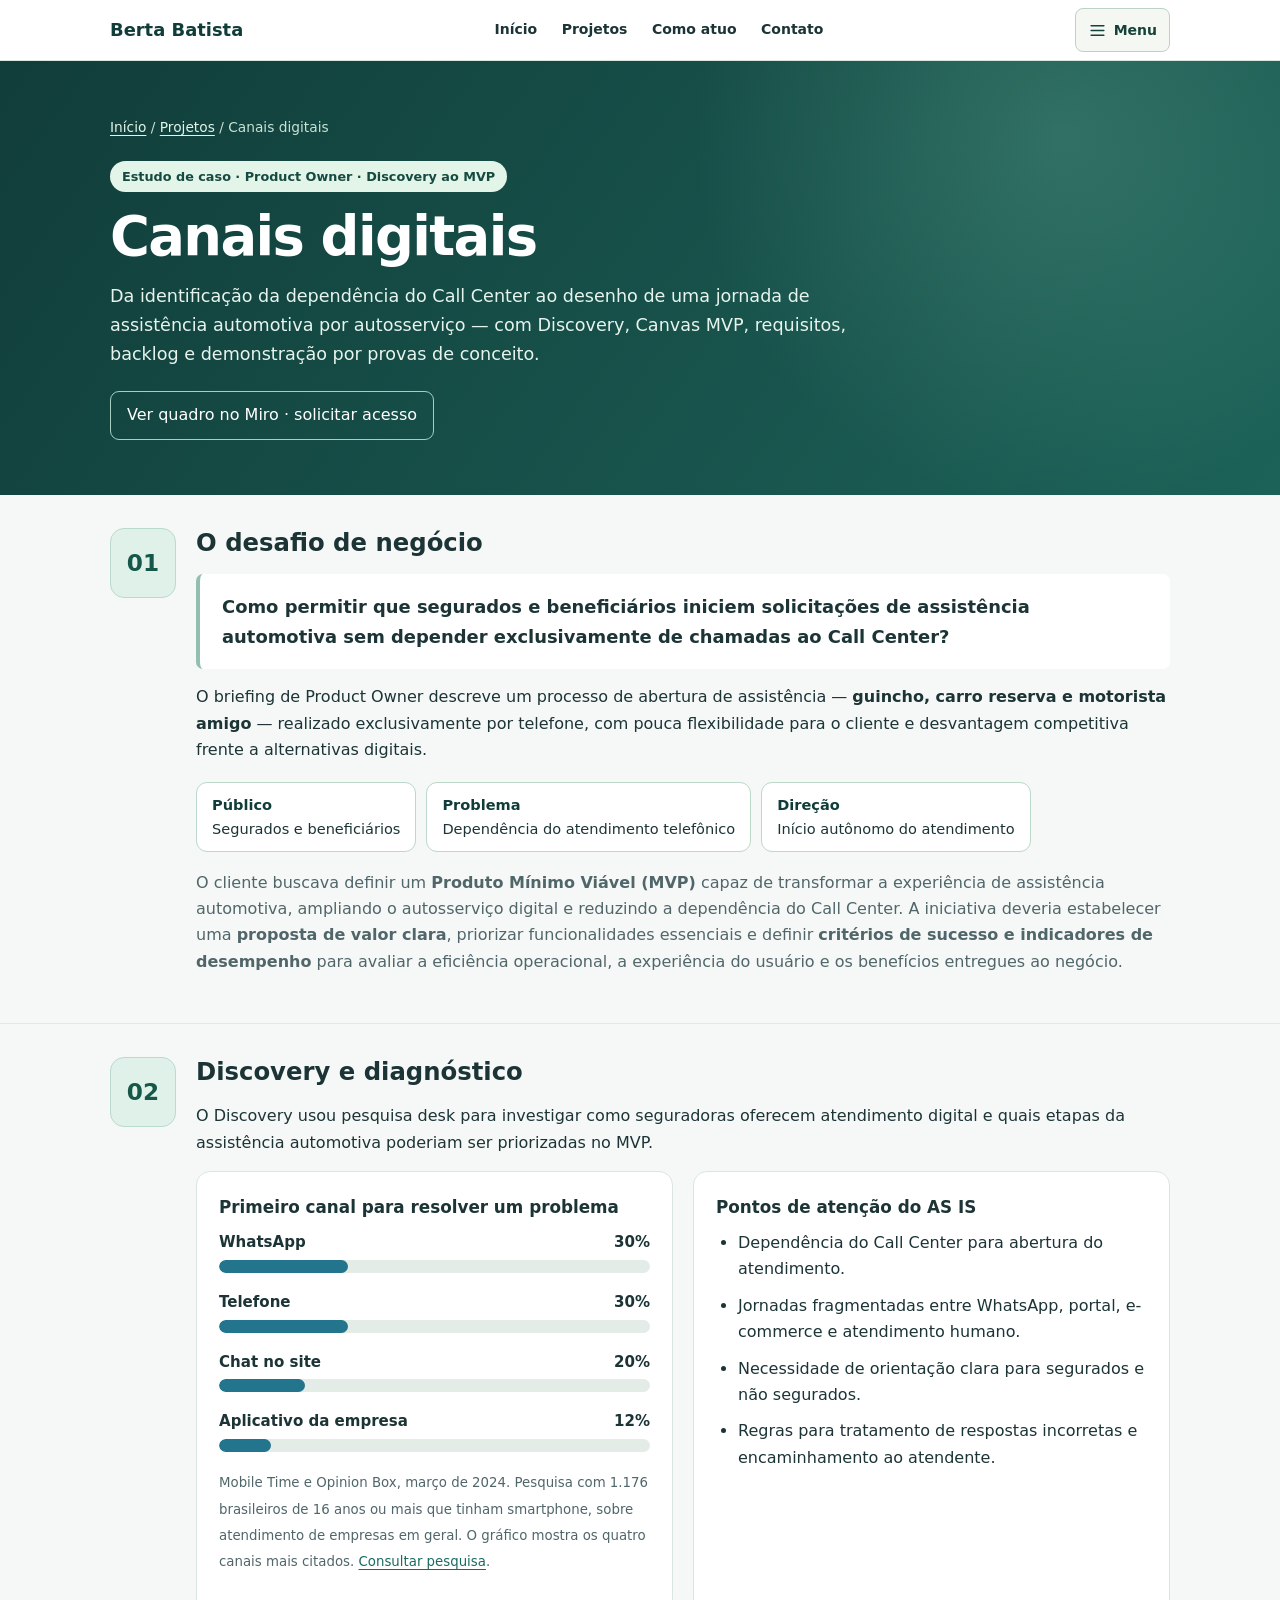
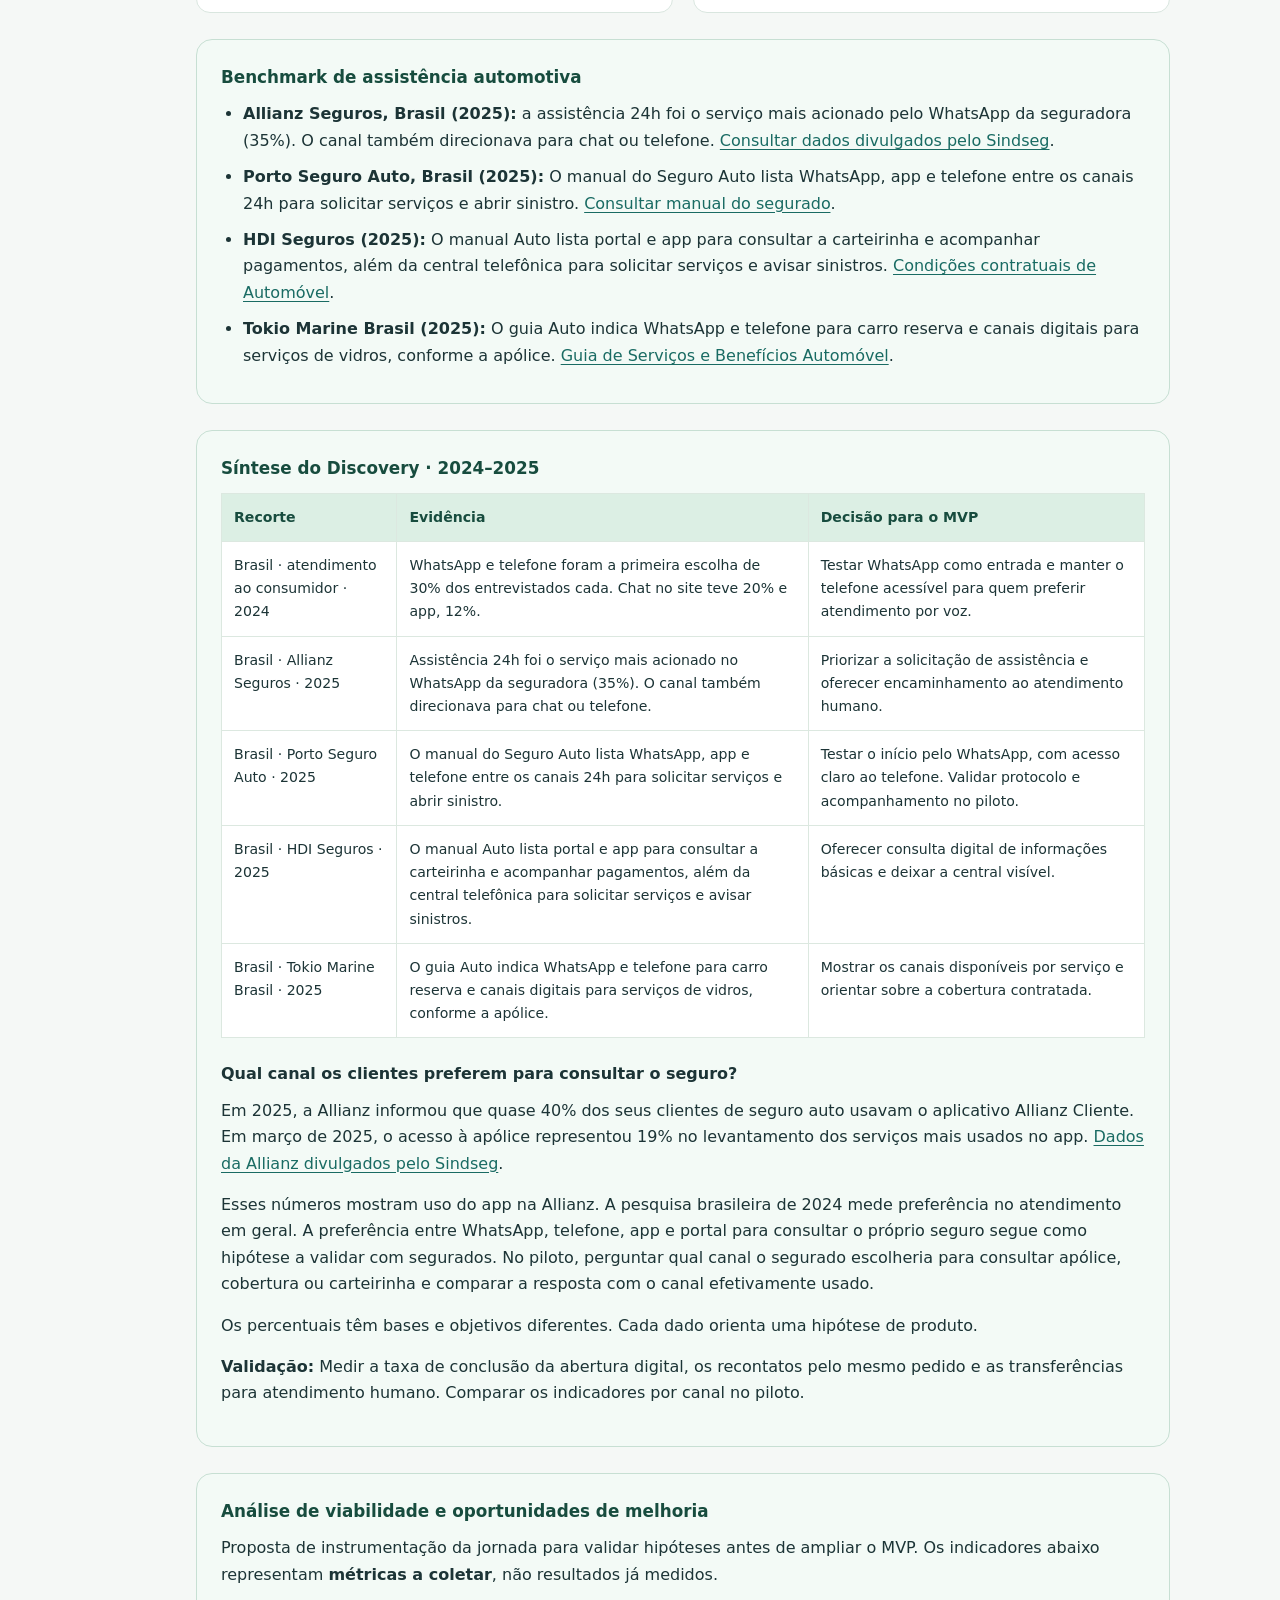
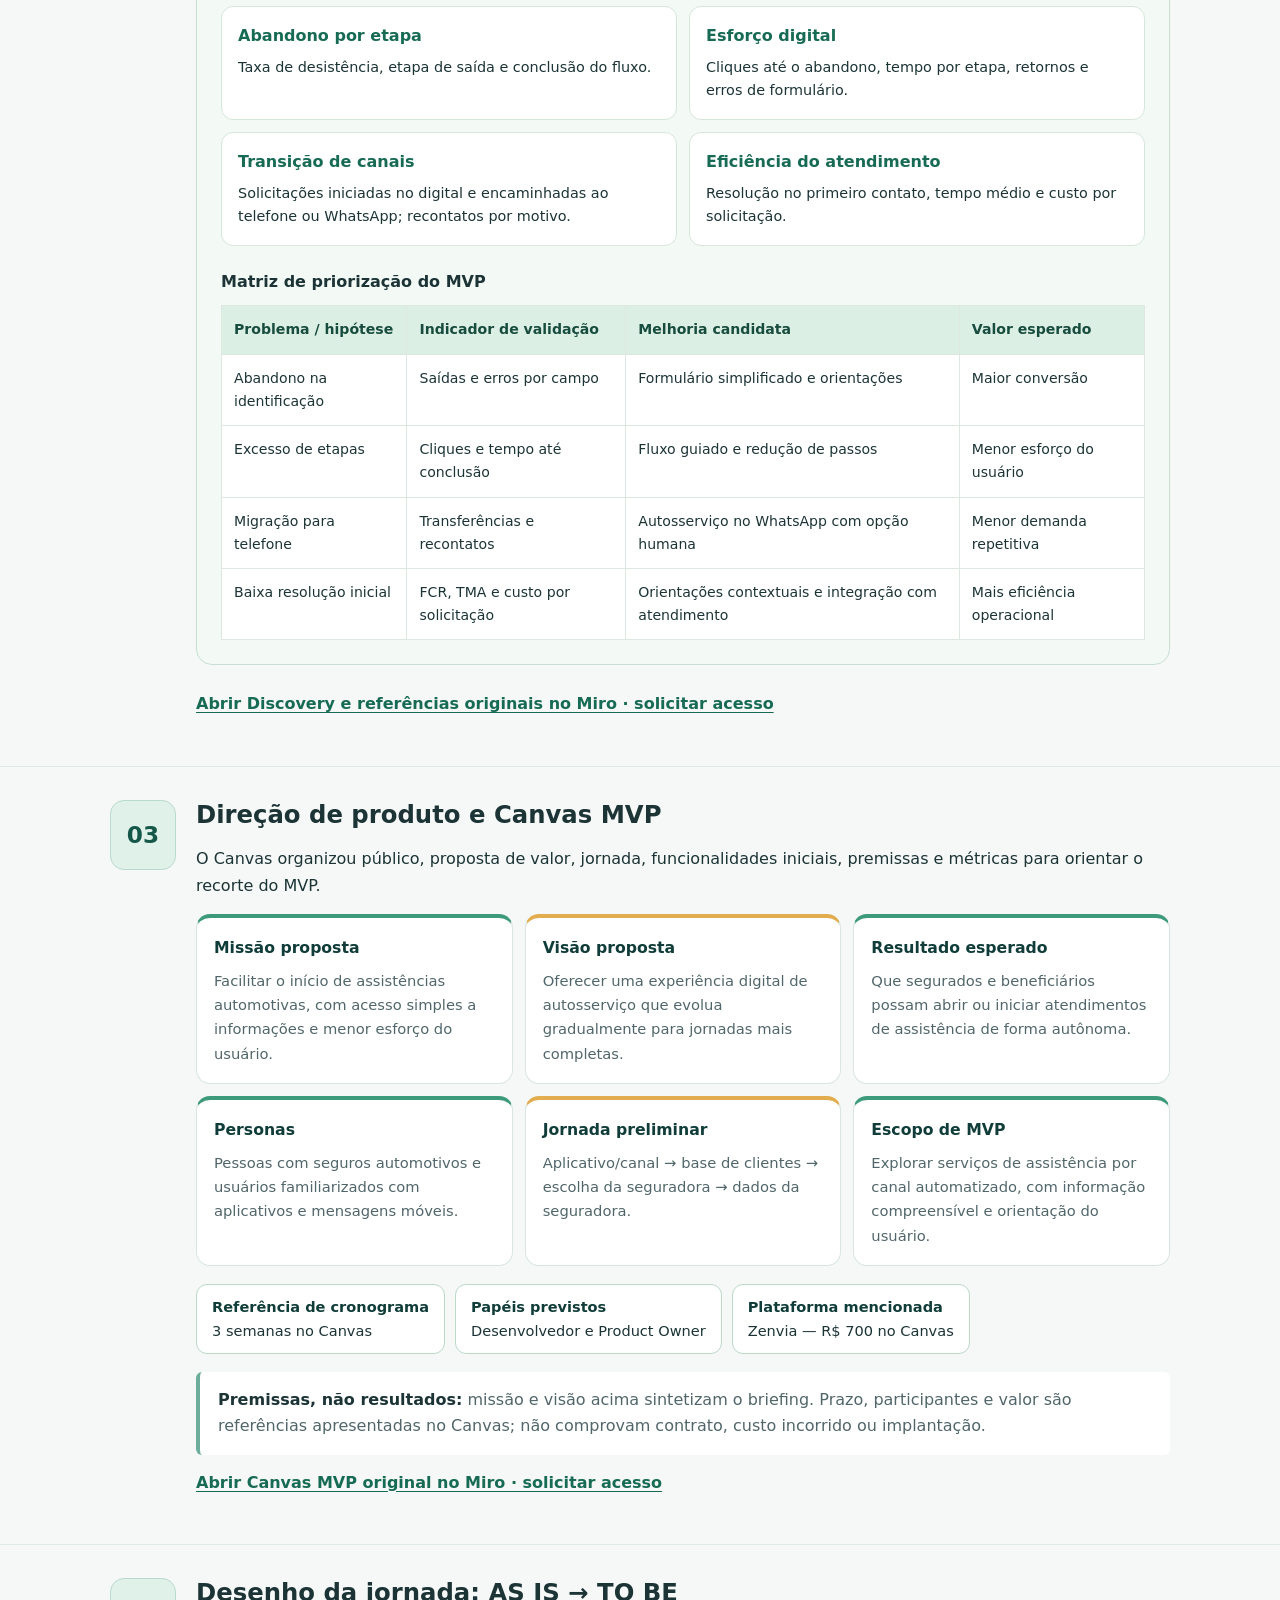
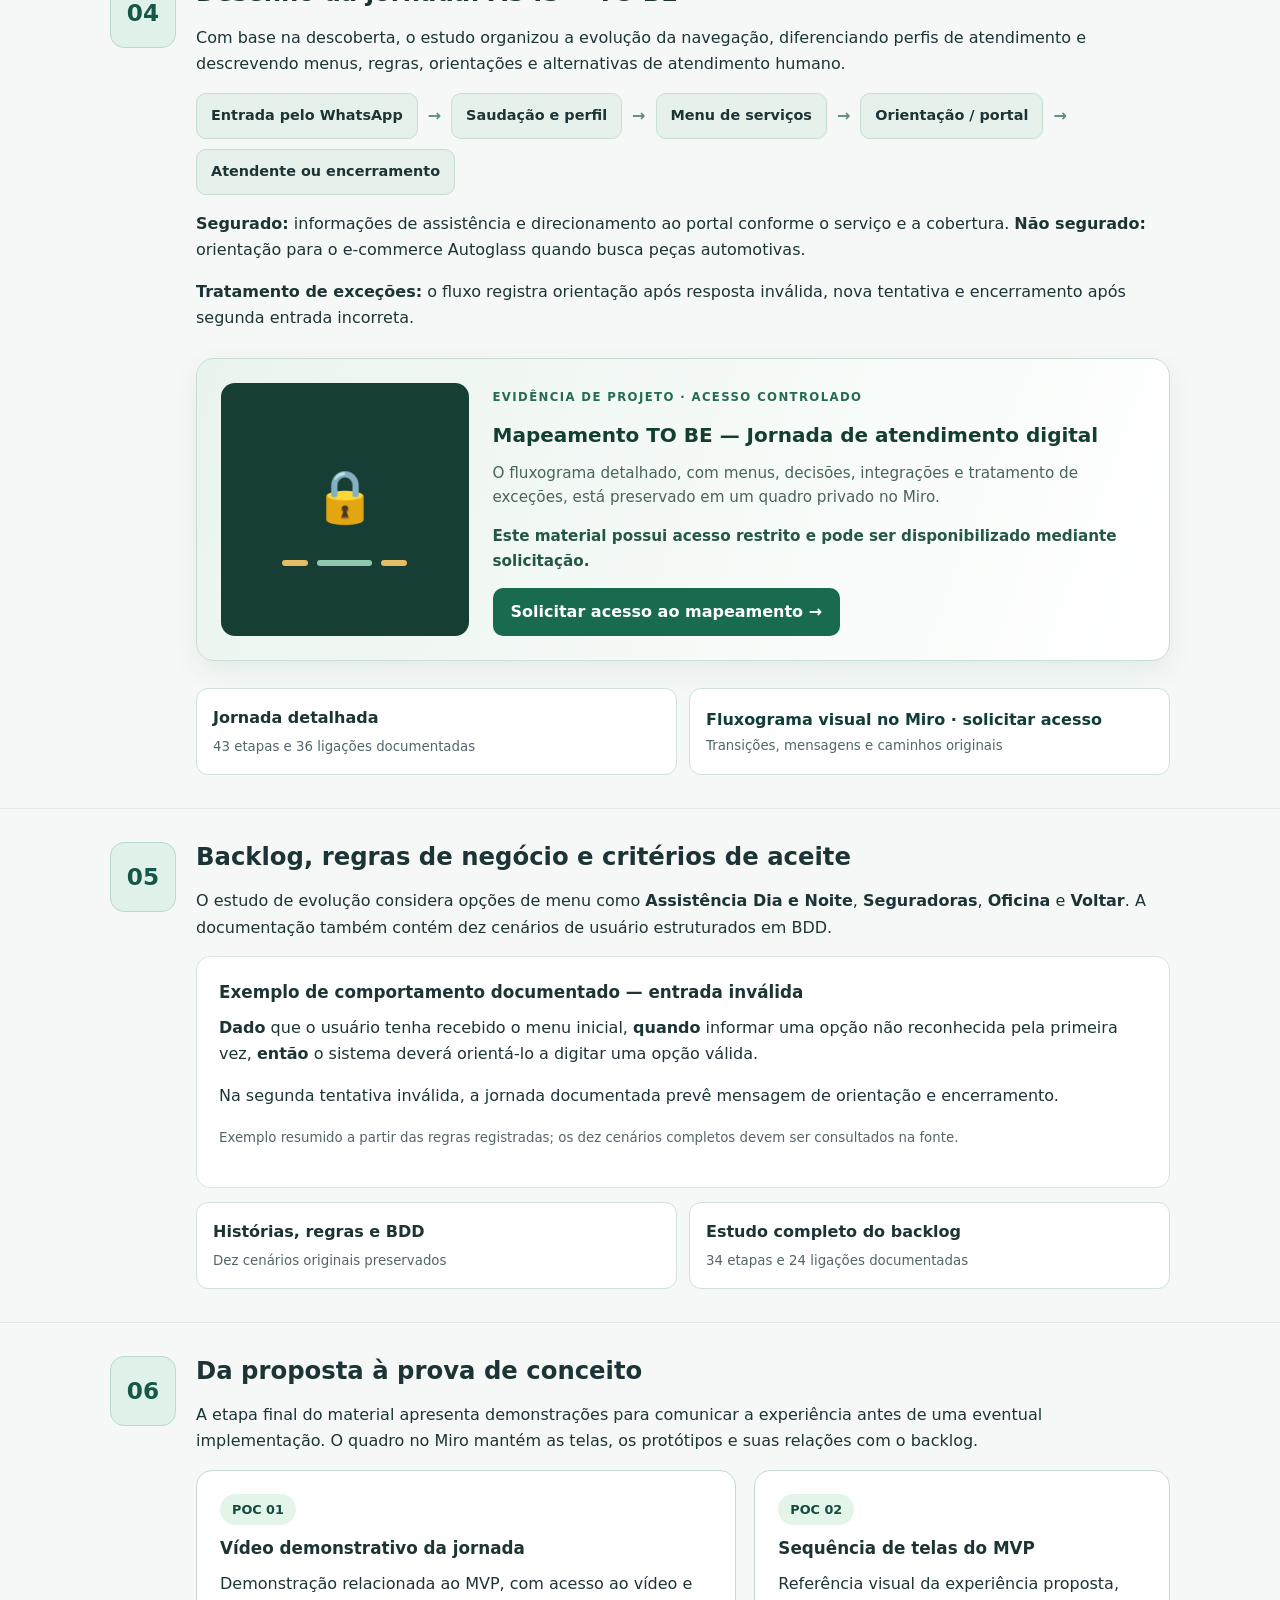
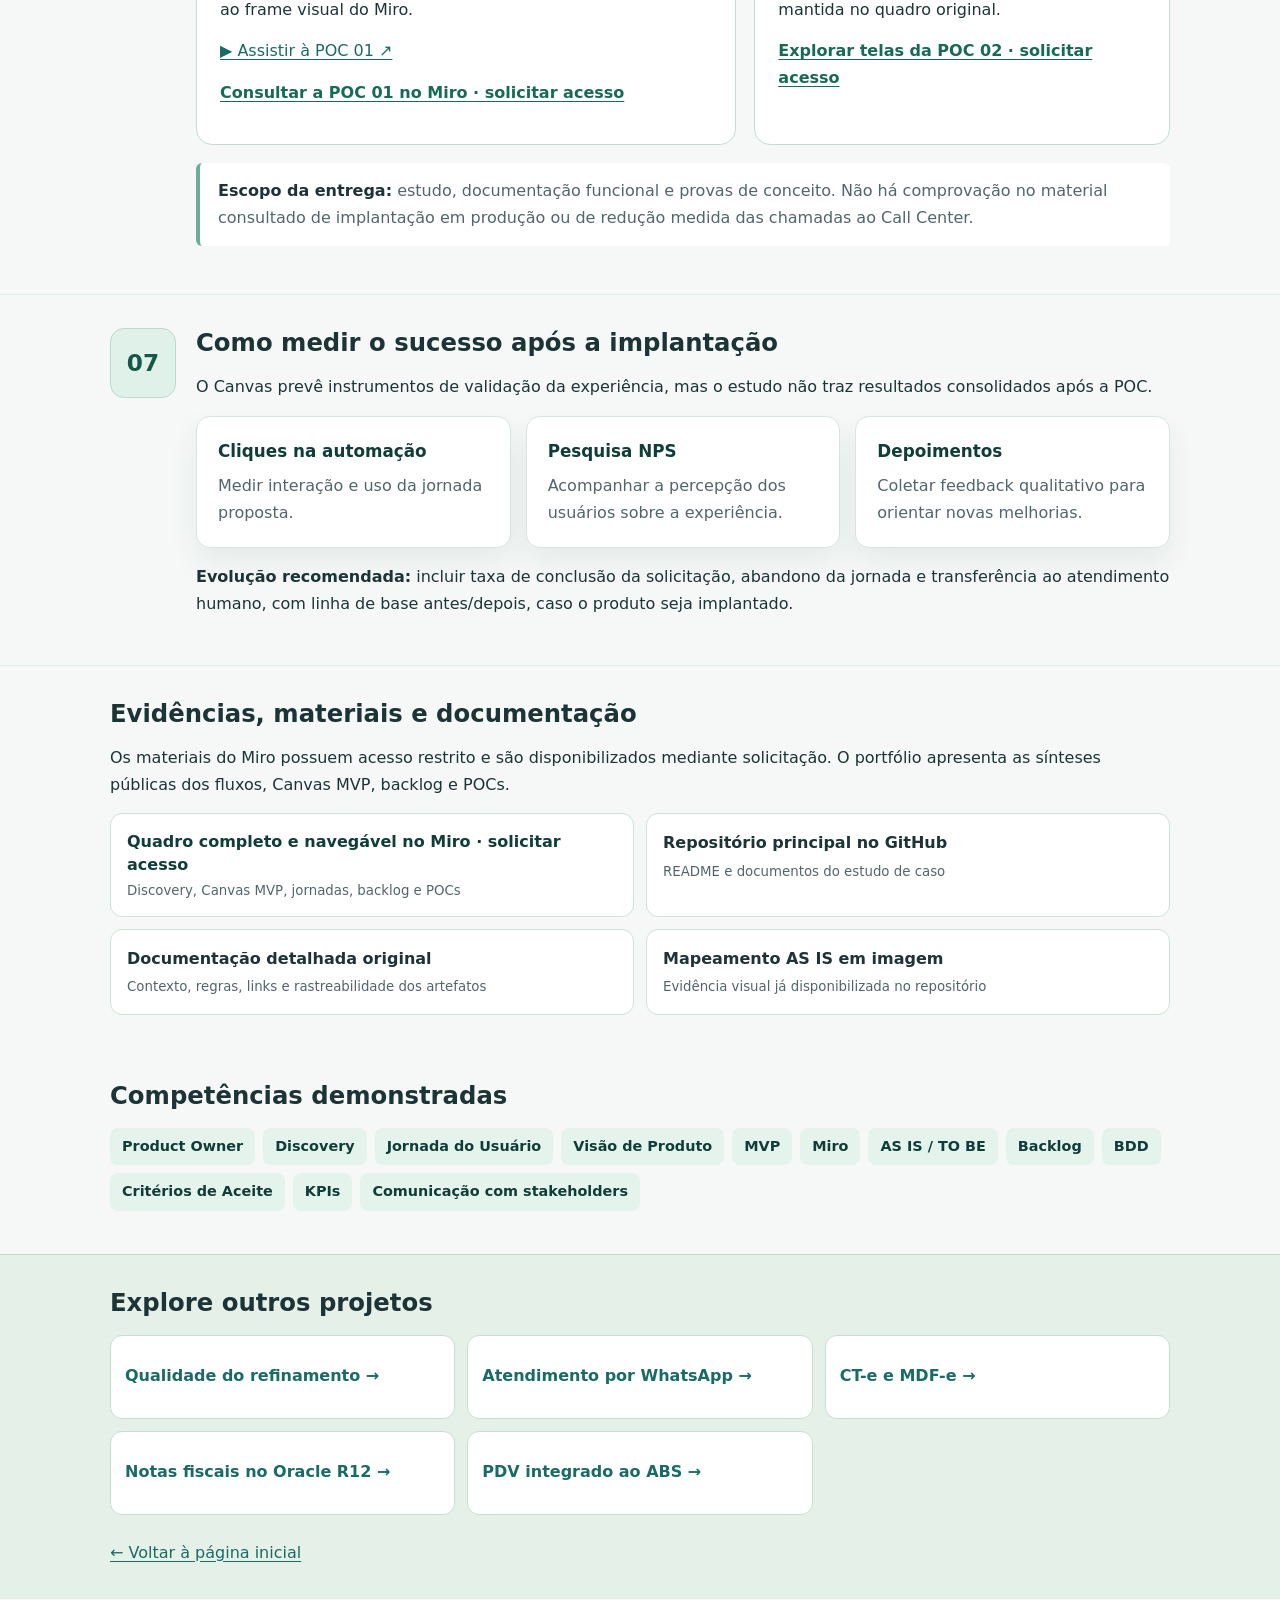
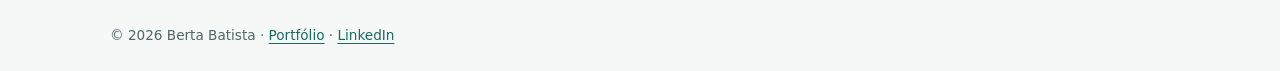
<file: canais-digitais.html>
<!DOCTYPE html>
<html lang="pt-BR">
<head>
  <meta charset="utf-8">
  <meta name="viewport" content="width=device-width, initial-scale=1">
  <meta name="description" content="Canais digitais: estudo de caso de Product Owner desde o desafio de assistência automotiva, Discovery, Canvas MVP, jornadas, requisitos e backlog até as provas de conceito.">
  <meta name="theme-color" content="#143b38">
  <title>Canais digitais | Berta Batista</title>
  <link rel="stylesheet" href="projetos.css">
  <style>
    .case-nav{display:flex;gap:8px;flex-wrap:wrap;margin-top:24px}
    .case-nav a{color:#e7f6ef;text-decoration:none;border:1px solid #9bc5b8;border-radius:99px;padding:5px 12px;font-size:.84rem;font-weight:650}
    .case-nav a:hover{background:rgba(255,255,255,.13)}
    .stage{display:grid;grid-template-columns:66px minmax(0,1fr);gap:20px;align-items:start}
    .stage-number{font-size:1.45rem;font-weight:800;color:#155849;background:#e0f1e9;border:1px solid #b9dacf;border-radius:14px;text-align:center;padding:15px 0}
    .stage h2{margin-top:0}
    .stage > div:last-child{min-width:0}
    .muted{color:var(--muted)}
    .context-quote{font-size:1.12rem;font-weight:650;border-left:4px solid #93bfae;padding:18px 22px;background:#fff;border-radius:7px}
    .facts{display:flex;gap:10px;flex-wrap:wrap;margin:18px 0}
    .fact{border:1px solid #bcd8c8;border-radius:11px;background:#fff;padding:10px 15px;font-size:.91rem}
    .fact strong{display:block;color:var(--green-dark)}
    .canvas{display:grid;grid-template-columns:repeat(3,minmax(0,1fr));gap:12px}
    .canvas .panel{border-top:4px solid #3d9b7c;box-shadow:none;padding:17px}
    .canvas .panel:nth-child(3n+2){border-top-color:#e2ad4e}
    .canvas .panel h3{font-size:.98rem}
    .canvas .panel p{font-size:.92rem}
    .metrics{display:grid;grid-template-columns:minmax(0,1fr) minmax(0,1fr);gap:20px}
    .bar-list{list-style:none;padding:0;margin:0}
    .bar-list li{margin-bottom:17px}
    .bar-label{display:flex;justify-content:space-between;gap:12px;margin-bottom:5px;font-size:.94rem;font-weight:650}
    .bar-track{height:13px;border-radius:99px;background:#e4ece8;overflow:hidden}
    .bar-fill{display:block;height:100%;border-radius:99px;background:#23758d}
    .stage-card{background:#fff;border:1px solid var(--line);border-radius:14px;padding:22px}
    .journey{display:flex;align-items:stretch;flex-wrap:wrap;gap:10px;margin:16px 0}
    .journey span{background:#e7f1eb;border:1px solid #c6dfd0;border-radius:10px;padding:10px 14px;font-weight:650;font-size:.9rem}
    .journey b{align-self:center;color:#608b79}
    .demo{display:grid;grid-template-columns:minmax(0,1.3fr) minmax(0,1fr);gap:18px}
    .demo-panel{background:#fff;border:1px solid #c5ddcf;border-radius:16px;padding:23px}
    .demo-panel .tag{margin-bottom:10px}
    .case-links{display:grid;grid-template-columns:repeat(2,minmax(0,1fr));gap:12px}
    .case-links a{display:block;background:#fff;border:1px solid #cee3d5;border-radius:12px;padding:16px;font-weight:700;text-decoration:none}
    .case-links .case-resource{display:block;background:#fff;border:1px solid #cee3d5;border-radius:12px;padding:16px}
    .case-resource strong{display:block;font-weight:700}
    .case-resource small{display:block;font-weight:400;color:var(--muted);margin-top:4px}
    .case-links a small{display:block;font-weight:400;color:var(--muted);margin-top:4px}
    .case-links a:hover{border-color:var(--green)}
    .case-section{border-bottom:1px solid #e0eae4}
    .skills{margin-bottom:10px}
    @media(max-width:830px){.metrics,.canvas,.demo{grid-template-columns:1fr 1fr}}
    @media(max-width:680px){.metrics,.canvas,.demo,.case-links{grid-template-columns:1fr}.stage{grid-template-columns:1fr;gap:8px}.stage-number{width:58px;padding:7px 0}.journey b{display:none}}
  .viability-block{margin:26px 0;padding:24px;border:1px solid #c7dfd3;background:#f3faf6;border-radius:16px}.viability-block h3{margin:0 0 10px;color:#174c3e}.viability-block h4{margin:23px 0 10px}.viability-grid{display:grid;grid-template-columns:repeat(2,minmax(0,1fr));gap:12px;margin:18px 0}.viability-grid article{padding:16px;background:#fff;border:1px solid #d5e6db;border-radius:12px}.viability-grid strong,.viability-grid span{display:block}.viability-grid strong{color:#176b54;margin-bottom:6px}.viability-grid span{font-size:.9rem}.viability-table-wrap{overflow-x:auto}.viability-table{width:100%;border-collapse:collapse;background:#fff;font-size:.88rem}.viability-table th,.viability-table td{padding:12px;border:1px solid #dce8e0;text-align:left;vertical-align:top}.viability-table th{background:#dcefe4;color:#174c3e}@media(max-width:680px){.viability-grid{grid-template-columns:1fr}.viability-block{padding:16px}}

    .to-be-map{margin:28px 0;background:#fff;border:1px solid #bfd9cf;border-radius:18px;overflow:hidden;box-shadow:0 10px 34px rgba(16,62,50,.09)}
    .to-be-map figcaption{display:grid;gap:6px;padding:20px 23px;background:#f1f8f4;border-bottom:1px solid #d7e9df}
    .to-be-map figcaption strong{font-size:1.06rem;color:#174f42}
    .to-be-map figcaption span{color:#546d61;font-size:.92rem;line-height:1.5}
    .to-be-map-frame{height:640px;background:#f6faf8}
    .to-be-map iframe{display:block;width:100%;height:100%;border:0}
    .to-be-map-footer{display:flex;align-items:center;justify-content:space-between;flex-wrap:wrap;gap:12px;padding:14px 22px;background:#fff;font-size:.87rem}
    .to-be-map-footer span{color:#5a6e65;flex:1 1 250px}
    .to-be-map-footer a{color:#135e4d;font-weight:750;text-decoration:underline;text-underline-offset:3px}
    @media(max-width:680px){.to-be-map-frame{height:490px}.to-be-map figcaption{padding:16px}.to-be-map-footer{padding:14px 16px}}


    /* Materiais Miro privados: solicitações de acesso, sem iframe ou links públicos. */
    .request-access{cursor:pointer;font:inherit;text-align:left}
    .case-links .request-access{display:block;width:100%;background:#fff;border:1px solid #cee3d5;border-radius:12px;padding:16px;font-weight:700;color:var(--green-dark);line-height:1.45}
    .case-links .request-access small{display:block;font-weight:400;color:var(--muted);margin-top:4px}
    .case-links .request-access:hover,.case-links .request-access:focus-visible{border-color:#177357;box-shadow:0 0 0 2px #d9eee4}
    p>.request-access:not(.btn){padding:0;border:0;background:none;color:#176b54;font-weight:700;text-decoration:underline;text-underline-offset:3px}
    .restricted-map{display:grid;grid-template-columns:minmax(140px,.55fr) minmax(0,1.45fr);gap:24px;margin:27px 0;padding:24px;background:linear-gradient(110deg,#eaf4ee,#fff);border:1px solid #c6dfd2;border-radius:18px;box-shadow:0 10px 28px rgba(17,75,53,.07)}
    .restricted-map-art{display:flex;flex-direction:column;align-items:center;justify-content:center;gap:22px;border-radius:14px;background:#173e35;min-height:220px}
    .restricted-lock{font-size:3.2rem}
    .restricted-map-lines{display:flex;align-items:center;gap:9px}.restricted-map-lines i{display:block;width:26px;height:6px;background:#e6bc65;border-radius:8px}.restricted-map-lines i:nth-child(2){width:55px;background:#8fc7ad}
    .restricted-eyebrow{font-size:.73rem;font-weight:800;letter-spacing:.12em;text-transform:uppercase;color:#266b51}
    .restricted-map h3{margin:9px 0 9px;font-size:1.25rem;color:#143e32}
    .restricted-map p{font-size:.95rem;line-height:1.6;color:#49645a}
    .restricted-map .restricted-note{font-weight:650;color:#245746}
    .restricted-primary{padding:13px 18px;border:0;border-radius:10px;background:#196b50;color:white;font-weight:750;cursor:pointer;line-height:1.4}
    .restricted-primary:hover{background:#104c39}
    .access-dialog{border:0;border-radius:18px;padding:0;max-width:520px;width:calc(100% - 28px);background:#fff;color:#203d31;box-shadow:0 22px 80px rgba(0,0,0,.26)}
    .access-dialog::backdrop{background:rgba(4,28,24,.70);backdrop-filter:blur(3px)}
    .access-dialog-inner{padding:26px}
    .access-dialog-top{display:flex;justify-content:space-between;align-items:flex-start;gap:14px}
    .access-dialog h2{font-size:1.38rem;margin:6px 0 9px;color:#164a39}
    .access-dialog p{font-size:.94rem;line-height:1.55;color:#456355}
    .access-dialog-close{width:36px;height:36px;border:1px solid #c9ddd1;border-radius:50%;background:white;font-size:1.3rem;cursor:pointer;flex-shrink:0}
    .access-form{display:grid;gap:13px;margin-top:17px}
    .access-form label{display:grid;gap:5px;font-size:.86rem;font-weight:700}
    .access-form input:not([type="checkbox"]),.access-form textarea{box-sizing:border-box;width:100%;font:inherit;border:1px solid #b8d3c5;border-radius:9px;padding:10px 12px;min-height:43px;background:#fff;color:#183c30}
    .access-form textarea{min-height:65px;resize:vertical}
    .access-form .access-consent{display:flex;align-items:flex-start;gap:9px;font-size:.82rem;font-weight:500;line-height:1.55;color:#466156}
    .access-consent input{margin-top:4px}
    .access-form button[type="submit"]{border:0;border-radius:10px;padding:13px;background:#176747;color:#fff;font:inherit;font-weight:750;cursor:pointer}
    .access-form button[disabled]{opacity:.65;cursor:wait}
    .access-status{min-height:1.3em;margin:0;font-size:.87rem!important}
    .access-status.error{color:#a62c2c}
    .access-status.success{color:#176747}
    .access-fallback{display:none;font-size:.86rem;color:#176747;font-weight:700}
    .access-fallback.visible{display:inline-block}
    .access-privacy{font-size:.76rem!important;color:#617b6e!important}
    @media(max-width:680px){.restricted-map{grid-template-columns:1fr;padding:16px}.restricted-map-art{min-height:100px;flex-direction:row}.access-dialog-inner{padding:20px}}

</style>
<link rel="stylesheet" href="study-navigation.css?v=menu-etapas">
<script src="study-navigation.js?v=menu-etapas" defer></script>
</head>
<body>
  <header class="top study-header"><div class="container top-inner study-header-inner">
    <a class="brand" href="index.html">Berta Batista</a>
    <nav class="study-main-nav" aria-label="Navegação principal"><a href="index.html">Início</a><a href="index.html#projetos">Projetos</a><a href="index.html#como-ajudo">Como atuo</a><a href="index.html#contato">Contato</a></nav><button type="button" class="study-menu-button" aria-expanded="false" aria-controls="study-section-menu"><svg viewBox="0 0 24 24" width="19" height="19" fill="none" stroke="currentColor" stroke-width="2" stroke-linecap="round" aria-hidden="true"><path d="M4 6h16M4 12h16M4 18h16"/></svg>Menu</button><nav class="study-section-links" id="study-section-menu" aria-label="Etapas do estudo"><a href="#desafio">Desafio</a><a href="#discovery">Discovery</a><a href="#mvp">Canvas MVP</a>
        <a href="#jornada">Jornada</a><a href="#backlog">Backlog e BDD</a><a href="#poc">POC</a>
        <a href="#indicadores">Indicadores</a><a href="#evidencias">Evidências</a></nav>
  </div></header>
  <main>
    <div class="hero"><div class="container">
      <p class="crumb"><a href="index.html">Início</a> / <a href="index.html#projetos">Projetos</a> / Canais digitais</p>
      <span class="tag">Estudo de caso · Product Owner · Discovery ao MVP</span>
      <h1>Canais digitais</h1>
      <p class="hero-lead">Da identificação da dependência do Call Center ao desenho de uma jornada de assistência automotiva por autosserviço — com Discovery, Canvas MVP, requisitos, backlog e demonstração por provas de conceito.</p>
      <div class="actions">
        
        <button type="button" class="btn outline request-access" data-material="Ver quadro no Miro">Ver quadro no Miro · solicitar acesso</button>
      </div>
      <nav class="case-nav" aria-label="Etapas deste case">
        <a href="#desafio">Desafio</a><a href="#discovery">Discovery</a><a href="#mvp">Canvas MVP</a>
        <a href="#jornada">Jornada</a><a href="#backlog">Backlog &amp; BDD</a><a href="#poc">POC</a>
        <a href="#indicadores">Indicadores</a><a href="#evidencias">Evidências</a>
      </nav>
    </div></div>

    <section id="desafio" class="case-section" aria-labelledby="desafio-h"><div class="container stage">
      <span class="stage-number" aria-hidden="true">01</span><div>
      <h2 id="desafio-h">O desafio de negócio</h2>
      <p class="context-quote">Como permitir que segurados e beneficiários iniciem solicitações de assistência automotiva sem depender exclusivamente de chamadas ao Call Center?</p>
      <p>O briefing de Product Owner descreve um processo de abertura de assistência — <strong>guincho, carro reserva e motorista amigo</strong> — realizado exclusivamente por telefone, com pouca flexibilidade para o cliente e desvantagem competitiva frente a alternativas digitais.</p>
      <div class="facts">
        <div class="fact"><strong>Público</strong>Segurados e beneficiários</div>
        <div class="fact"><strong>Problema</strong>Dependência do atendimento telefônico</div>
        <div class="fact"><strong>Direção</strong>Início autônomo do atendimento</div>
      </div>
      <p class="muted">O cliente buscava definir um <strong>Produto Mínimo Viável (MVP)</strong> capaz de transformar a experiência de assistência automotiva, ampliando o autosserviço digital e reduzindo a dependência do Call Center. A iniciativa deveria estabelecer uma <strong>proposta de valor clara</strong>, priorizar funcionalidades essenciais e definir <strong>critérios de sucesso e indicadores de desempenho</strong> para avaliar a eficiência operacional, a experiência do usuário e os benefícios entregues ao negócio.</p>
      </div>
    </div></section>

    <section id="discovery" class="case-section" aria-labelledby="discovery-h"><div class="container stage">
      <span class="stage-number" aria-hidden="true">02</span><div>
      <h2 id="discovery-h">Discovery e diagnóstico</h2>
      <p>O Discovery usou pesquisa desk para investigar como seguradoras oferecem atendimento digital e quais etapas da assistência automotiva poderiam ser priorizadas no MVP.</p>
      <div class="metrics">
        <article class="stage-card">
          <h3>Primeiro canal para resolver um problema</h3>
          <ul class="bar-list" aria-label="Quatro canais mais citados na pesquisa brasileira de 2024">
            <li><div class="bar-label"><span>WhatsApp</span><span>30%</span></div><div class="bar-track" aria-hidden="true"><span class="bar-fill" style="width:30%"></span></div></li>
            <li><div class="bar-label"><span>Telefone</span><span>30%</span></div><div class="bar-track" aria-hidden="true"><span class="bar-fill" style="width:30%"></span></div></li>
            <li><div class="bar-label"><span>Chat no site</span><span>20%</span></div><div class="bar-track" aria-hidden="true"><span class="bar-fill" style="width:20%"></span></div></li>
            <li><div class="bar-label"><span>Aplicativo da empresa</span><span>12%</span></div><div class="bar-track" aria-hidden="true"><span class="bar-fill" style="width:12%"></span></div></li>
          </ul>
          <p class="muted"><small>Mobile Time e Opinion Box, março de 2024. Pesquisa com 1.176 brasileiros de 16 anos ou mais que tinham smartphone, sobre atendimento de empresas em geral. O gráfico mostra os quatro canais mais citados. <a href="https://www.mobiletime.com.br/noticias/20/05/2024/whatsapp-e-telefone-sao-os-canais-de-atendimento-preferidos-do-brasileiro/">Consultar pesquisa</a>.</small></p>
        </article>
        <article class="stage-card">
          <h3>Pontos de atenção do AS IS</h3>
          <ul class="points">
            <li>Dependência do Call Center para abertura do atendimento.</li>
            <li>Jornadas fragmentadas entre WhatsApp, portal, e-commerce e atendimento humano.</li>
            <li>Necessidade de orientação clara para segurados e não segurados.</li>
            <li>Regras para tratamento de respostas incorretas e encaminhamento ao atendente.</li>
          </ul>
        </article>
      </div>
      <div class="viability-block">
        <h3>Benchmark de assistência automotiva</h3>
        <ul class="points">
          <li><strong>Allianz Seguros, Brasil (2025):</strong> a assistência 24h foi o serviço mais acionado pelo WhatsApp da seguradora (35%). O canal também direcionava para chat ou telefone. <a href="https://www.sindicatoseguradoras.com.br/2025/07/01/uso-dos-canais-digitais-cresce-mais-de-20-na-allianz-seguros/">Consultar dados divulgados pelo Sindseg</a>.</li>
          <li><strong>Porto Seguro Auto, Brasil (2025):</strong> O manual do Seguro Auto lista WhatsApp, app e telefone entre os canais 24h para solicitar serviços e abrir sinistro. <a href="https://www.portoseguro.com.br/content/dam/documentos/condicoes_gerais/seguro_auto/2025/CG138-3402-Porto%20Seguro.pdf">Consultar manual do segurado</a>.</li>
          <li><strong>HDI Seguros (2025):</strong> O manual Auto lista portal e app para consultar a carteirinha e acompanhar pagamentos, além da central telefônica para solicitar serviços e avisar sinistros. <a href="https://www.bv.com.br/documents/d/portal/cg-hdi-1">Condições contratuais de Automóvel</a>.</li>
          <li><strong>Tokio Marine Brasil (2025):</strong> O guia Auto indica WhatsApp e telefone para carro reserva e canais digitais para serviços de vidros, conforme a apólice. <a href="https://portal.tokiomarine.com.br/docstore-services/rest/download/0807149a-2640-4fc6-b0be-97d47e890179">Guia de Serviços e Benefícios Automóvel</a>.</li>
        </ul>
      </div>
      <div class="viability-block" id="sintese-discovery">
        <h3>Síntese do Discovery · 2024–2025</h3>
        <div class="viability-table-wrap">
          <table class="viability-table">
            <thead><tr><th scope="col">Recorte</th><th scope="col">Evidência</th><th scope="col">Decisão para o MVP</th></tr></thead>
            <tbody>
              <tr><td>Brasil · atendimento ao consumidor · 2024</td><td>WhatsApp e telefone foram a primeira escolha de 30% dos entrevistados cada. Chat no site teve 20% e app, 12%.</td><td>Testar WhatsApp como entrada e manter o telefone acessível para quem preferir atendimento por voz.</td></tr>
              <tr><td>Brasil · Allianz Seguros · 2025</td><td>Assistência 24h foi o serviço mais acionado no WhatsApp da seguradora (35%). O canal também direcionava para chat ou telefone.</td><td>Priorizar a solicitação de assistência e oferecer encaminhamento ao atendimento humano.</td></tr>
              <tr><td>Brasil · Porto Seguro Auto · 2025</td><td>O manual do Seguro Auto lista WhatsApp, app e telefone entre os canais 24h para solicitar serviços e abrir sinistro.</td><td>Testar o início pelo WhatsApp, com acesso claro ao telefone. Validar protocolo e acompanhamento no piloto.</td></tr>
              <tr><td>Brasil · HDI Seguros · 2025</td><td>O manual Auto lista portal e app para consultar a carteirinha e acompanhar pagamentos, além da central telefônica para solicitar serviços e avisar sinistros.</td><td>Oferecer consulta digital de informações básicas e deixar a central visível.</td></tr>
              <tr><td>Brasil · Tokio Marine Brasil · 2025</td><td>O guia Auto indica WhatsApp e telefone para carro reserva e canais digitais para serviços de vidros, conforme a apólice.</td><td>Mostrar os canais disponíveis por serviço e orientar sobre a cobertura contratada.</td></tr>
            </tbody>
          </table>
        </div>
        <h4>Qual canal os clientes preferem para consultar o seguro?</h4>
        <p>Em 2025, a Allianz informou que quase 40% dos seus clientes de seguro auto usavam o aplicativo Allianz Cliente. Em março de 2025, o acesso à apólice representou 19% no levantamento dos serviços mais usados no app. <a href="https://www.sindicatoseguradoras.com.br/2025/07/01/uso-dos-canais-digitais-cresce-mais-de-20-na-allianz-seguros/">Dados da Allianz divulgados pelo Sindseg</a>.</p>
        <p>Esses números mostram uso do app na Allianz. A pesquisa brasileira de 2024 mede preferência no atendimento em geral. A preferência entre WhatsApp, telefone, app e portal para consultar o próprio seguro segue como hipótese a validar com segurados. No piloto, perguntar qual canal o segurado escolheria para consultar apólice, cobertura ou carteirinha e comparar a resposta com o canal efetivamente usado.</p>
        <p>Os percentuais têm bases e objetivos diferentes. Cada dado orienta uma hipótese de produto.</p>
        <p><strong>Validação:</strong> Medir a taxa de conclusão da abertura digital, os recontatos pelo mesmo pedido e as transferências para atendimento humano. Comparar os indicadores por canal no piloto.</p>
      </div>
      <div class="viability-block"><h3>Análise de viabilidade e oportunidades de melhoria</h3><p>Proposta de instrumentação da jornada para validar hipóteses antes de ampliar o MVP. Os indicadores abaixo representam <strong>métricas a coletar</strong>, não resultados já medidos.</p><div class="viability-grid"><article><strong>Abandono por etapa</strong><span>Taxa de desistência, etapa de saída e conclusão do fluxo.</span></article><article><strong>Esforço digital</strong><span>Cliques até o abandono, tempo por etapa, retornos e erros de formulário.</span></article><article><strong>Transição de canais</strong><span>Solicitações iniciadas no digital e encaminhadas ao telefone ou WhatsApp; recontatos por motivo.</span></article><article><strong>Eficiência do atendimento</strong><span>Resolução no primeiro contato, tempo médio e custo por solicitação.</span></article></div><h4>Matriz de priorização do MVP</h4><div class="viability-table-wrap"><table class="viability-table"><thead><tr><th>Problema / hipótese</th><th>Indicador de validação</th><th>Melhoria candidata</th><th>Valor esperado</th></tr></thead><tbody><tr><td>Abandono na identificação</td><td>Saídas e erros por campo</td><td>Formulário simplificado e orientações</td><td>Maior conversão</td></tr><tr><td>Excesso de etapas</td><td>Cliques e tempo até conclusão</td><td>Fluxo guiado e redução de passos</td><td>Menor esforço do usuário</td></tr><tr><td>Migração para telefone</td><td>Transferências e recontatos</td><td>Autosserviço no WhatsApp com opção humana</td><td>Menor demanda repetitiva</td></tr><tr><td>Baixa resolução inicial</td><td>FCR, TMA e custo por solicitação</td><td>Orientações contextuais e integração com atendimento</td><td>Mais eficiência operacional</td></tr></tbody></table></div></div>
      <p><button type="button" class="request-access" data-material="Abrir Discovery e referências originais no Miro">Abrir Discovery e referências originais no Miro · solicitar acesso</button></p>
      </div>
    </div></section>

    <section id="mvp" class="case-section" aria-labelledby="mvp-h"><div class="container stage">
      <span class="stage-number" aria-hidden="true">03</span><div>
      <h2 id="mvp-h">Direção de produto e Canvas MVP</h2>
      <p>O Canvas organizou público, proposta de valor, jornada, funcionalidades iniciais, premissas e métricas para orientar o recorte do MVP.</p>
      <div class="canvas">
        <article class="panel"><h3>Missão proposta</h3><p>Facilitar o início de assistências automotivas, com acesso simples a informações e menor esforço do usuário.</p></article>
        <article class="panel"><h3>Visão proposta</h3><p>Oferecer uma experiência digital de autosserviço que evolua gradualmente para jornadas mais completas.</p></article>
        <article class="panel"><h3>Resultado esperado</h3><p>Que segurados e beneficiários possam abrir ou iniciar atendimentos de assistência de forma autônoma.</p></article>
        <article class="panel"><h3>Personas</h3><p>Pessoas com seguros automotivos e usuários familiarizados com aplicativos e mensagens móveis.</p></article>
        <article class="panel"><h3>Jornada preliminar</h3><p>Aplicativo/canal → base de clientes → escolha da seguradora → dados da seguradora.</p></article>
        <article class="panel"><h3>Escopo de MVP</h3><p>Explorar serviços de assistência por canal automatizado, com informação compreensível e orientação do usuário.</p></article>
      </div>
      <div class="facts">
        <div class="fact"><strong>Referência de cronograma</strong>3 semanas no Canvas</div>
        <div class="fact"><strong>Papéis previstos</strong>Desenvolvedor e Product Owner</div>
        <div class="fact"><strong>Plataforma mencionada</strong>Zenvia — R$ 700 no Canvas</div>
      </div>
      <p class="note"><strong>Premissas, não resultados:</strong> missão e visão acima sintetizam o briefing. Prazo, participantes e valor são referências apresentadas no Canvas; não comprovam contrato, custo incorrido ou implantação.</p>
      <p><button type="button" class="request-access" data-material="Abrir Canvas MVP original no Miro">Abrir Canvas MVP original no Miro · solicitar acesso</button></p>
      </div>
    </div></section>

    <section id="jornada" class="case-section" aria-labelledby="jornada-h"><div class="container stage">
      <span class="stage-number" aria-hidden="true">04</span><div>
      <h2 id="jornada-h">Desenho da jornada: AS IS → TO BE</h2>
      <p>Com base na descoberta, o estudo organizou a evolução da navegação, diferenciando perfis de atendimento e descrevendo menus, regras, orientações e alternativas de atendimento humano.</p>
      <div class="journey" aria-label="Resumo funcional da jornada proposta">
        <span>Entrada pelo WhatsApp</span><b>→</b><span>Saudação e perfil</span><b>→</b><span>Menu de serviços</span><b>→</b><span>Orientação / portal</span><b>→</b><span>Atendente ou encerramento</span>
      </div>
      <p><strong>Segurado:</strong> informações de assistência e direcionamento ao portal conforme o serviço e a cobertura. <strong>Não segurado:</strong> orientação para o e-commerce Autoglass quando busca peças automotivas.</p>
      <p><strong>Tratamento de exceções:</strong> o fluxo registra orientação após resposta inválida, nova tentativa e encerramento após segunda entrada incorreta.</p>

      <div class="restricted-map" aria-labelledby="restricted-map-title">
        <div class="restricted-map-art" aria-hidden="true">
          <span class="restricted-lock">🔒</span>
          <div class="restricted-map-lines"><i></i><i></i><i></i></div>
        </div>
        <div class="restricted-map-content">
          <span class="restricted-eyebrow">Evidência de projeto · Acesso controlado</span>
          <h3 id="restricted-map-title">Mapeamento TO BE — Jornada de atendimento digital</h3>
          <p>O fluxograma detalhado, com menus, decisões, integrações e tratamento de exceções, está preservado em um quadro privado no Miro.</p>
          <p class="restricted-note">Este material possui acesso restrito e pode ser disponibilizado mediante solicitação.</p>
          <button type="button" class="restricted-primary request-access" data-material="Mapeamento TO BE — Jornada de atendimento digital">Solicitar acesso ao mapeamento →</button>
        </div>
      </div>
      <div class="case-links">
        <div class="case-resource"><strong>Jornada detalhada</strong><small>43 etapas e 36 ligações documentadas</small></div>
        <button type="button" class="request-access" data-material="Fluxograma visual no Miro">Fluxograma visual no Miro · solicitar acesso<small>Transições, mensagens e caminhos originais</small></button>
      </div>
      </div>
    </div></section>

    <section id="backlog" class="case-section" aria-labelledby="backlog-h"><div class="container stage">
      <span class="stage-number" aria-hidden="true">05</span><div>
      <h2 id="backlog-h">Backlog, regras de negócio e critérios de aceite</h2>
      <p>O estudo de evolução considera opções de menu como <strong>Assistência Dia e Noite</strong>, <strong>Seguradoras</strong>, <strong>Oficina</strong> e <strong>Voltar</strong>. A documentação também contém dez cenários de usuário estruturados em BDD.</p>
      <div class="stage-card">
        <h3>Exemplo de comportamento documentado — entrada inválida</h3>
        <p><strong>Dado</strong> que o usuário tenha recebido o menu inicial, <strong>quando</strong> informar uma opção não reconhecida pela primeira vez, <strong>então</strong> o sistema deverá orientá-lo a digitar uma opção válida.</p>
        <p>Na segunda tentativa inválida, a jornada documentada prevê mensagem de orientação e encerramento.</p>
        <p class="muted"><small>Exemplo resumido a partir das regras registradas; os dez cenários completos devem ser consultados na fonte.</small></p>
      </div>
      <div class="case-links" style="margin-top:14px">
        <div class="case-resource"><strong>Histórias, regras e BDD</strong><small>Dez cenários originais preservados</small></div>
        <div class="case-resource"><strong>Estudo completo do backlog</strong><small>34 etapas e 24 ligações documentadas</small></div>
      </div>
      </div>
    </div></section>

    <section id="poc" class="case-section" aria-labelledby="poc-h"><div class="container stage">
      <span class="stage-number" aria-hidden="true">06</span><div>
      <h2 id="poc-h">Da proposta à prova de conceito</h2>
      <p>A etapa final do material apresenta demonstrações para comunicar a experiência antes de uma eventual implementação. O quadro no Miro mantém as telas, os protótipos e suas relações com o backlog.</p>
      <div class="demo">
        <article class="demo-panel">
          <span class="tag">POC 01</span>
          <h3>Vídeo demonstrativo da jornada</h3>
          <p>Demonstração relacionada ao MVP, com acesso ao vídeo e ao frame visual do Miro.</p>
          <p><a href="https://youtu.be/u4LxF7WXEUY" target="_blank" rel="noopener noreferrer">▶ Assistir à POC 01 ↗</a></p>
          <p><button type="button" class="request-access" data-material="Consultar a POC 01 no Miro">Consultar a POC 01 no Miro · solicitar acesso</button></p>
        </article>
        <article class="demo-panel">
          <span class="tag">POC 02</span>
          <h3>Sequência de telas do MVP</h3>
          <p>Referência visual da experiência proposta, mantida no quadro original.</p>
          <p><button type="button" class="request-access" data-material="Explorar telas da POC 02">Explorar telas da POC 02 · solicitar acesso</button></p>
        </article>
      </div>
      <p class="note" style="margin-top:18px"><strong>Escopo da entrega:</strong> estudo, documentação funcional e provas de conceito. Não há comprovação no material consultado de implantação em produção ou de redução medida das chamadas ao Call Center.</p>
      </div>
    </div></section>

    <section id="indicadores" class="case-section" aria-labelledby="indicadores-h"><div class="container stage">
      <span class="stage-number" aria-hidden="true">07</span><div>
      <h2 id="indicadores-h">Como medir o sucesso após a implantação</h2>
      <p>O Canvas prevê instrumentos de validação da experiência, mas o estudo não traz resultados consolidados após a POC.</p>
      <div class="overview">
        <article class="panel"><h3>Cliques na automação</h3><p>Medir interação e uso da jornada proposta.</p></article>
        <article class="panel"><h3>Pesquisa NPS</h3><p>Acompanhar a percepção dos usuários sobre a experiência.</p></article>
        <article class="panel"><h3>Depoimentos</h3><p>Coletar feedback qualitativo para orientar novas melhorias.</p></article>
      </div>
      <p style="margin-top:16px"><strong>Evolução recomendada:</strong> incluir taxa de conclusão da solicitação, abandono da jornada e transferência ao atendimento humano, com linha de base antes/depois, caso o produto seja implantado.</p>
      </div>
    </div></section>

    <section id="evidencias" aria-labelledby="evidencias-h"><div class="container">
      <h2 id="evidencias-h">Evidências, materiais e documentação</h2>
      <p>Os materiais do Miro possuem acesso restrito e são disponibilizados mediante solicitação. O portfólio apresenta as sínteses públicas dos fluxos, Canvas MVP, backlog e POCs.</p>
      <div class="case-links">
        <button type="button" class="request-access" data-material="Quadro completo e navegável no Miro">Quadro completo e navegável no Miro · solicitar acesso<small>Discovery, Canvas MVP, jornadas, backlog e POCs</small></button>
        <div class="case-resource"><strong>Repositório principal no GitHub</strong><small>README e documentos do estudo de caso</small></div>
        <div class="case-resource"><strong>Documentação detalhada original</strong><small>Contexto, regras, links e rastreabilidade dos artefatos</small></div>
        <div class="case-resource"><strong>Mapeamento AS IS em imagem</strong><small>Evidência visual já disponibilizada no repositório</small></div>
      </div>
    </div></section>

    <section aria-labelledby="skills-h"><div class="container">
      <h2 id="skills-h">Competências demonstradas</h2>
      <ul class="skills"><li>Product Owner</li><li>Discovery</li><li>Jornada do Usuário</li><li>Visão de Produto</li><li>MVP</li><li>Miro</li><li>AS IS / TO BE</li><li>Backlog</li><li>BDD</li><li>Critérios de Aceite</li><li>KPIs</li><li>Comunicação com stakeholders</li></ul>
    </div></section>

    <section class="next" aria-labelledby="outras"><div class="container">
      <h2 id="outras">Explore outros projetos</h2>
      <div class="nextlinks">
        <a href="refinamento.html">Qualidade do refinamento →</a>
        <a href="whatsapp.html">Atendimento por WhatsApp →</a>
        <a href="processos-rpa.html">CT-e e MDF-e →</a>
        <a href="oracle-r12.html">Notas fiscais no Oracle R12 →</a>
        <a href="pdv.html">PDV integrado ao ABS →</a>
      </div>
      <p style="margin:25px 0 0"><a href="index.html#projetos">← Voltar à página inicial</a></p>
    </div></section>
  </main>
  <footer class="container">© 2026 Berta Batista · <a href="index.html">Portfólio</a> · <a href="https://www.linkedin.com/in/bertabatista/" target="_blank" rel="noopener noreferrer">LinkedIn</a></footer>

  <dialog id="access-request-dialog" class="access-dialog" aria-labelledby="access-dialog-title" aria-describedby="access-dialog-desc">
    <div class="access-dialog-inner">
      <div class="access-dialog-top">
        <div>
          <span class="restricted-eyebrow">Portfólio · Material protegido</span>
          <h2 id="access-dialog-title">Solicitar liberação de acesso</h2>
        </div>
        <button type="button" class="access-dialog-close" aria-label="Fechar janela" data-close-access>×</button>
      </div>
      <p id="access-dialog-desc"><strong>Acesso restrito.</strong> Por favor, solicite liberação preenchendo os dados abaixo. A autorização será analisada individualmente.</p>
      <form id="access-request-form" class="access-form" action="https://formsubmit.co/bertareg@hotmail.com" method="POST" target="_blank">
        <input type="hidden" name="material" id="access-material" value="Material privado do Miro">
        <input type="hidden" name="_subject" value="Portfólio — solicitação de acesso ao Miro">
        <input type="hidden" name="_url" value="https://bertat2c.github.io/canais-digitais.html">
        <input type="hidden" name="_template" value="table">
        <input type="text" name="_honey" tabindex="-1" autocomplete="off" style="position:absolute;left:-9999px" aria-hidden="true">
        <label for="access-name">Nome completo *
          <input id="access-name" name="name" autocomplete="name" required maxlength="100" placeholder="Seu nome">
        </label>
        <label for="access-email">E-mail profissional *
          <input id="access-email" name="email" type="email" autocomplete="email" required maxlength="160" placeholder="nome@empresa.com">
        </label>
        <label for="access-company">Empresa / consultoria *
          <input id="access-company" name="empresa" required maxlength="120" placeholder="Empresa onde atua">
        </label>
        <label for="access-message">Mensagem (opcional)
          <textarea id="access-message" name="mensagem" maxlength="600" placeholder="Vaga, finalidade ou contexto da solicitação"></textarea>
        </label>
        <label class="access-consent" for="access-consent">
          <input id="access-consent" type="checkbox" required>
          <span>Concordo com o envio destes dados ao serviço FormSubmit para encaminhamento da solicitação à responsável pelo portfólio. Os dados serão utilizados para avaliar o pedido de acesso.</span>
        </label>
        <button type="submit" id="access-submit">Enviar solicitação de acesso</button>
        <p class="access-status" id="access-status" role="status" aria-live="polite"></p>
        <a id="access-fallback" class="access-fallback visible" href="mailto:bertareg@hotmail.com?subject=Solicita%C3%A7%C3%A3o%20de%20acesso%20ao%20Miro">Prefiro solicitar diretamente pelo meu e-mail →</a>
        <p class="access-privacy">O envio abre uma nova aba para validação pelo FormSubmit. A solicitação somente estará concluída após a confirmação nessa aba. O acesso ao Miro não será liberado automaticamente.</p>
      </form>
    </div>
  </dialog>
  <script>
  (() => {
    const dialog = document.getElementById('access-request-dialog');
    const form = document.getElementById('access-request-form');
    const status = document.getElementById('access-status');
    const fallback = document.getElementById('access-fallback');
    const material = document.getElementById('access-material');
    const subject = 'Portfólio — solicitação de acesso ao Miro';

    function refreshAlternative() {
      const values = new FormData(form);
      const lines = [
        'Solicitação de acesso a material privado do portfólio',
        'Material: ' + (material.value || 'Material privado do Miro'),
        'Nome: ' + String(values.get('name') || ''),
        'E-mail: ' + String(values.get('email') || ''),
        'Empresa: ' + String(values.get('empresa') || ''),
        'Mensagem: ' + String(values.get('mensagem') || '')
      ];
      fallback.href = 'mailto:bertareg@hotmail.com?subject=' +
        encodeURIComponent(subject) + '&body=' + encodeURIComponent(lines.join('\n'));
    }

    document.querySelectorAll('.request-access').forEach(button => {
      button.addEventListener('click', () => {
        material.value = button.dataset.material || 'Material privado do Miro';
        status.textContent = '';
        status.className = 'access-status';
        refreshAlternative();
        dialog.showModal();
        document.getElementById('access-name').focus();
      });
    });

    document.querySelector('[data-close-access]').addEventListener('click', () => dialog.close());
    dialog.addEventListener('click', event => { if (event.target === dialog) dialog.close(); });
    form.addEventListener('input', refreshAlternative);
    form.addEventListener('submit', event => {
      if (!form.reportValidity()) {
        event.preventDefault();
        return;
      }
      refreshAlternative();
      status.className = 'access-status';
      status.textContent = 'A confirmação do envio será exibida em uma nova aba. Conclua a verificação do FormSubmit nessa aba; o acesso ao Miro ainda depende de aprovação.';
      // Deixa o navegador realizar o POST HTML nativo. Assim o FormSubmit
      // pode exibir reCAPTCHA e mensagens de ativação, sem bloqueios de AJAX.
    });
    refreshAlternative();
  })();
  </script>

</body>
</html>
</file>
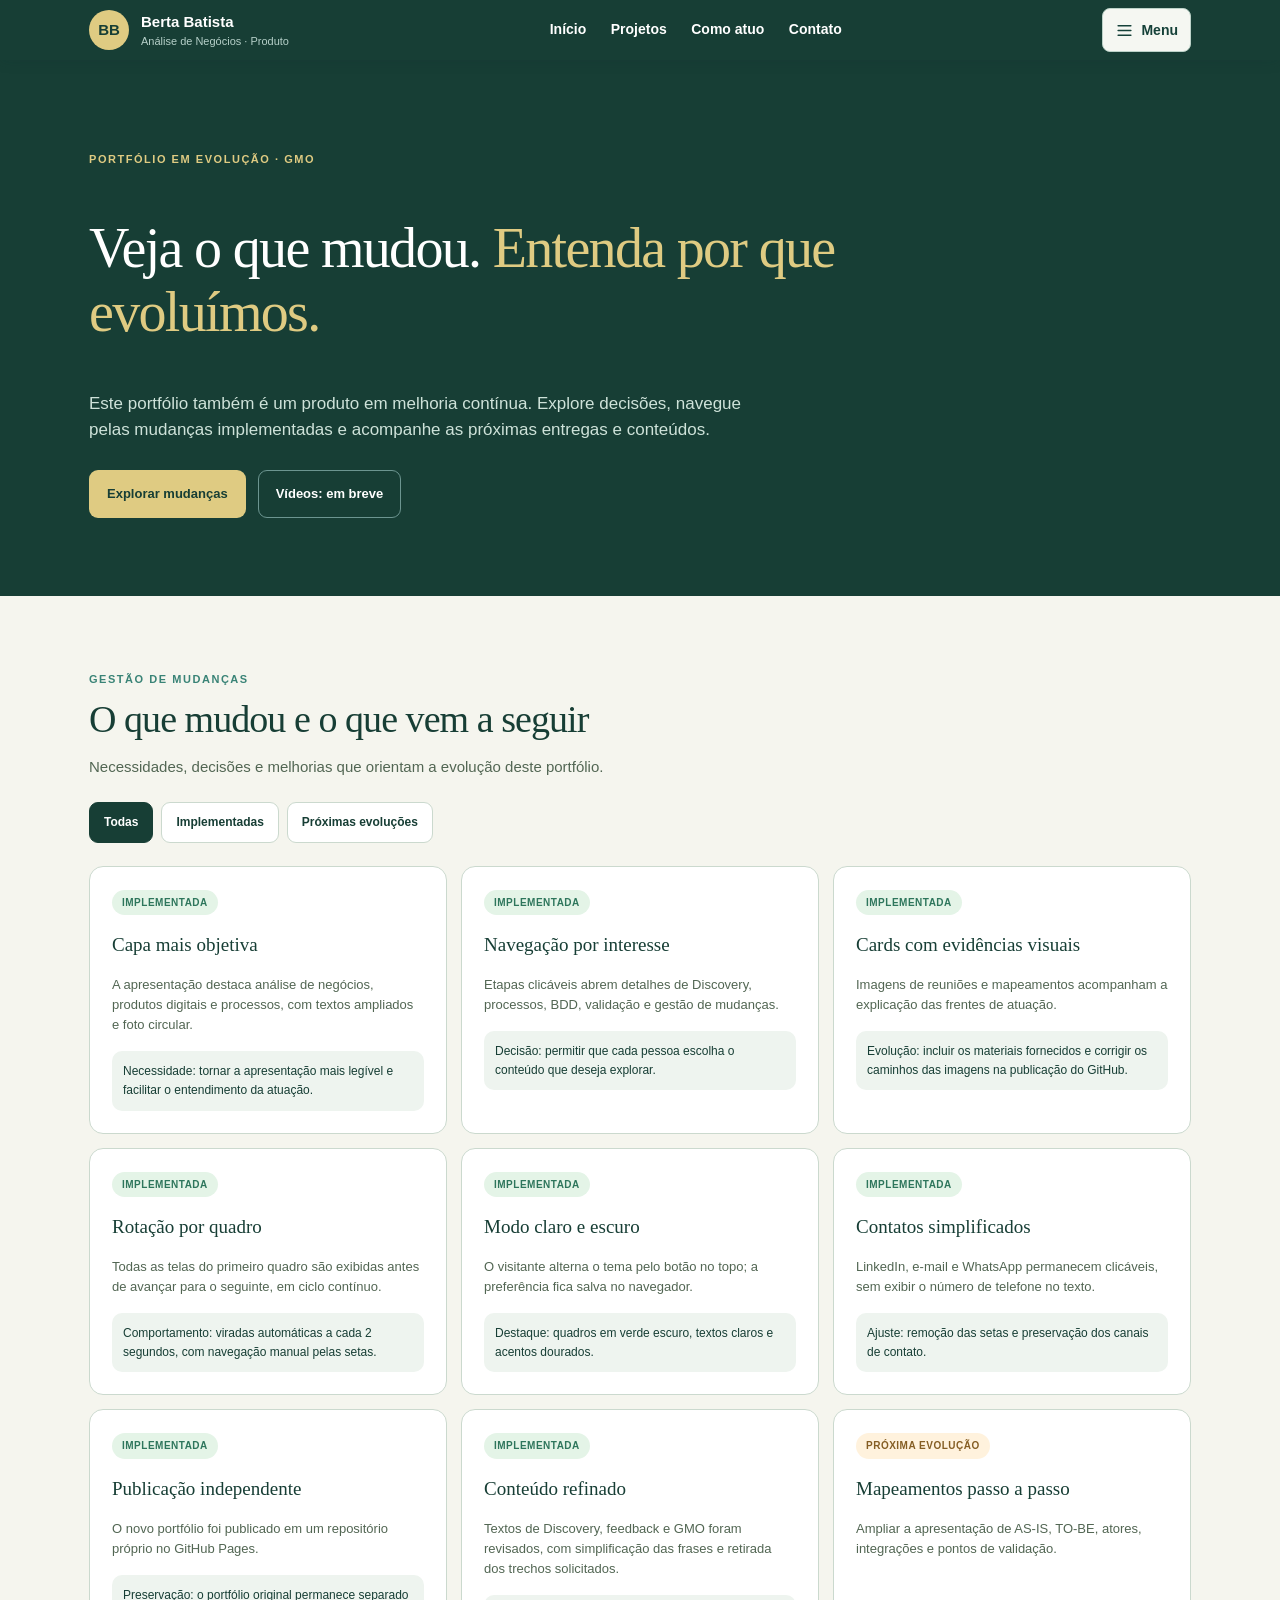
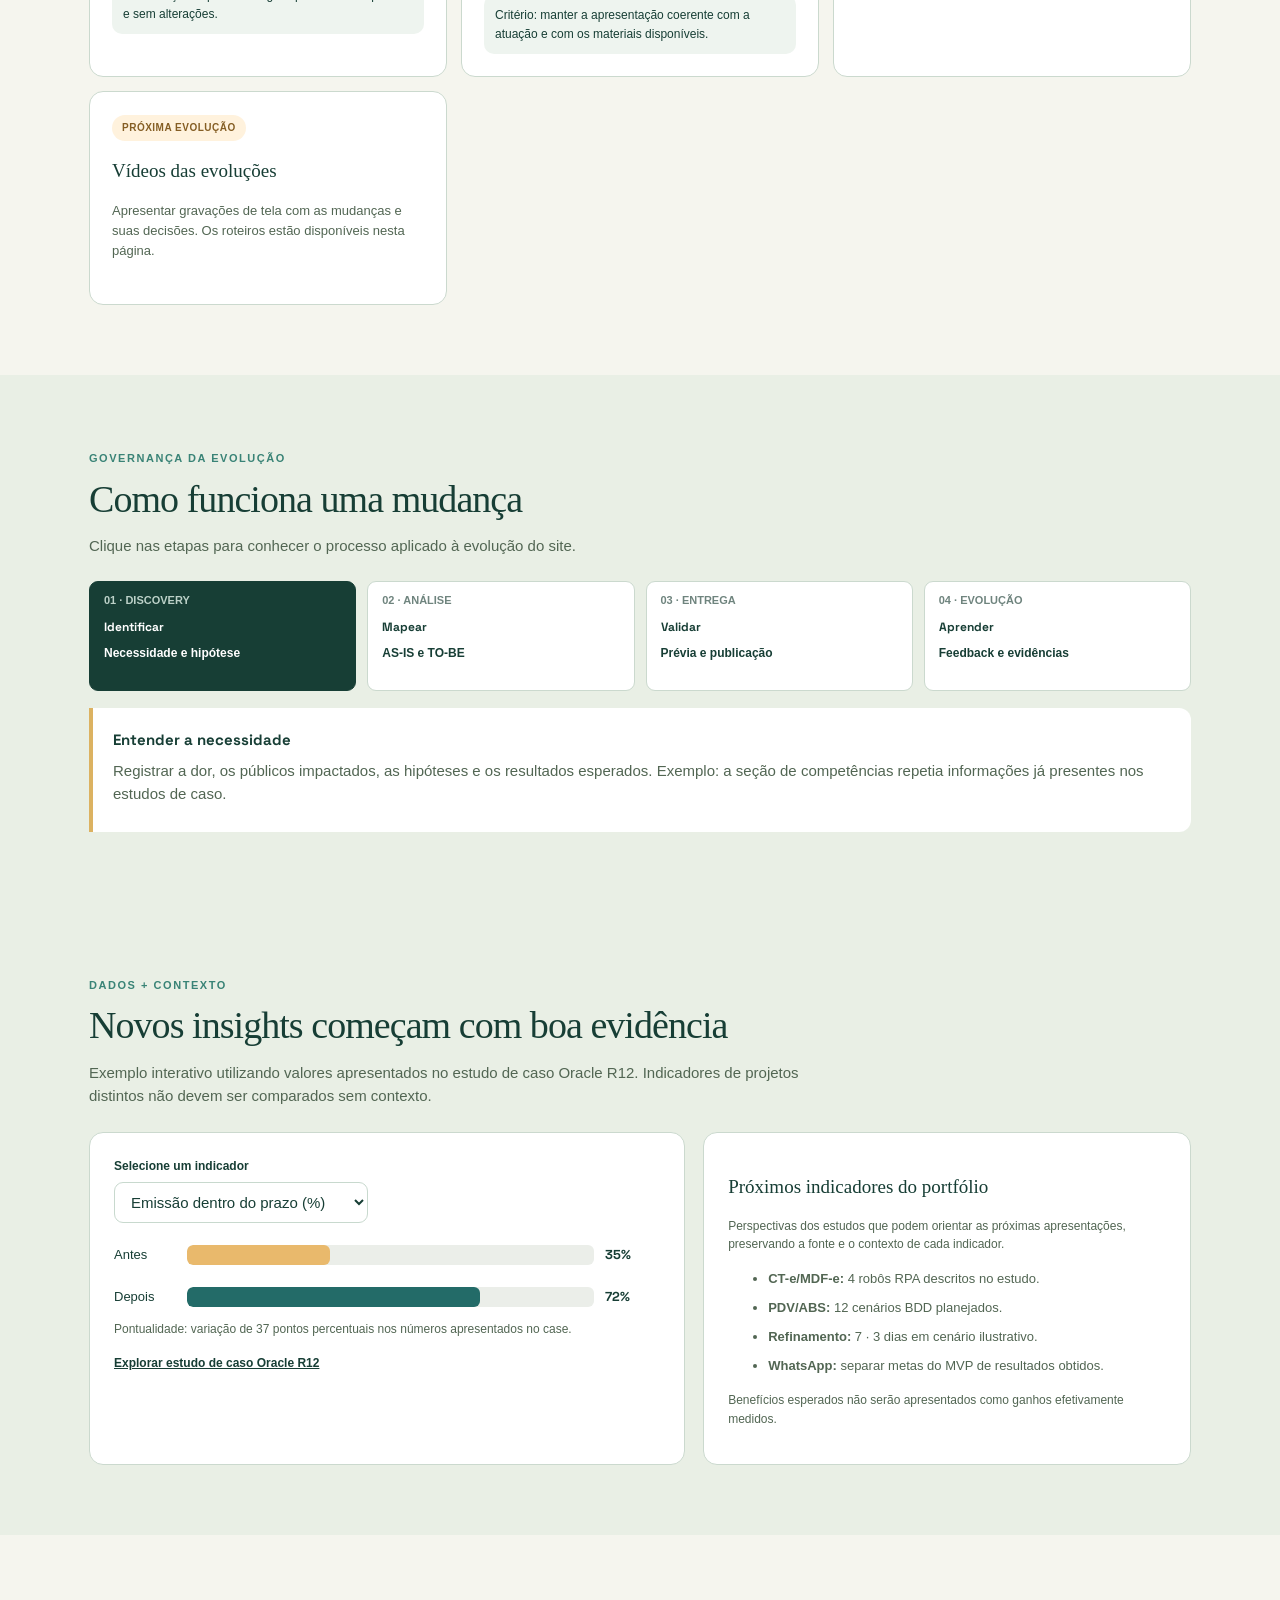
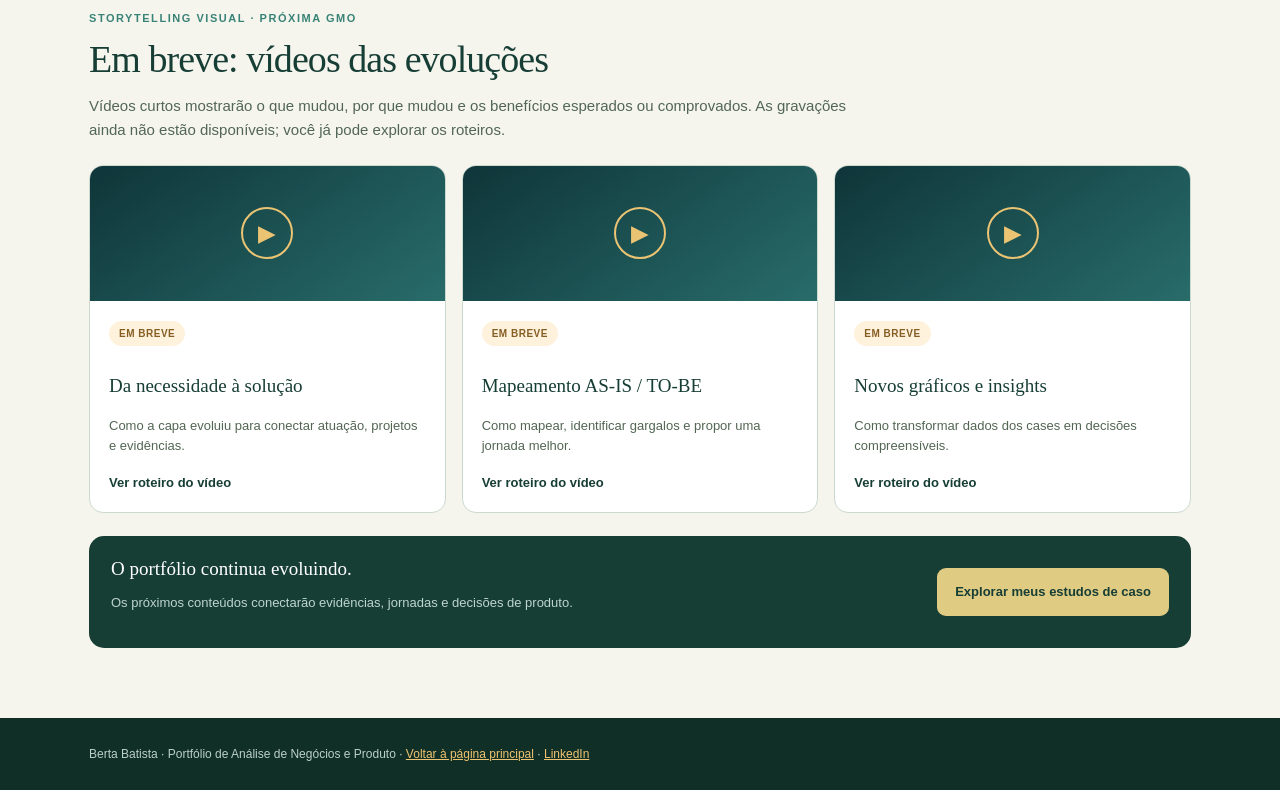
<file: gestao-de-mudancas.html>
<!doctype html>
<html lang="pt-BR">
<head>
<meta charset="utf-8"><meta name="viewport" content="width=device-width, initial-scale=1">
<meta name="theme-color" content="#12383b">
<meta name="description" content="Acompanhe a evolução do portfólio de Berta Batista: mudanças implementadas, próximos insights, mapeamentos AS-IS/TO-BE e vídeos em preparação.">
<meta property="og:title" content="Acompanhe as mudanças | Berta Batista">
<meta property="og:description" content="Uma jornada de gestão de mudanças: do problema ao resultado, com decisões, mapeamentos e próximas evoluções.">
<script>try{const saved=localStorage.getItem('berta-theme');document.documentElement.dataset.theme=saved==='light'||saved==='dark'?saved:(matchMedia('(prefers-color-scheme: dark)').matches?'dark':'light');}catch{document.documentElement.dataset.theme='light';}</script><title>Acompanhe as mudanças | Portfólio Berta Batista</title>
<link rel="canonical" href="https://bertat2c.github.io/portfolio-interativo./gestao-de-mudancas.html">
<link rel="preconnect" href="https://fonts.googleapis.com">
<link rel="preconnect" href="https://fonts.gstatic.com" crossorigin>
<link href="https://fonts.googleapis.com/css2?family=DM+Sans:wght@400;500;600;700&family=Space+Grotesk:wght@400;500;600;700&display=swap" rel="stylesheet">
<style>
:root{--ink:#173c3d;--deep:#12383b;--gold:#efc371;--bg:#f5f5ef;--light:#e6eee9;--muted:#53716c;--line:#d8e2db;--card:#fff}
*{box-sizing:border-box}html{scroll-behavior:smooth}body{margin:0;background:var(--bg);color:var(--ink);font:15px/1.55 "DM Sans",Arial,sans-serif}
h1,h2,h3,strong,.big{font-family:"Space Grotesk",sans-serif}h1,h2,h3{line-height:1.15}h1{font-size:clamp(32px,5vw,56px);max-width:760px;letter-spacing:-.03em}h2{font-size:clamp(25px,3vw,38px);letter-spacing:-.025em}h3{font-size:19px}
a{color:inherit}button,select{font:inherit}button{cursor:pointer}button:focus-visible,a:focus-visible,select:focus-visible{outline:3px solid #be813e;outline-offset:3px}
.wrap{max-width:1150px;padding:0 24px;margin:auto}.top{position:sticky;top:0;z-index:20;background:#113439;color:white;box-shadow:0 2px 12px #102e3020}
.nav{min-height:74px;display:flex;align-items:center;justify-content:space-between;gap:12px}.brand{display:flex;align-items:center;gap:12px;text-decoration:none;font-weight:700;font-size:15px}.mark{display:grid;place-items:center;background:var(--gold);color:var(--deep);width:40px;height:40px;border-radius:10px;font-weight:900}.brand small{display:block;color:#b6d0c9;font-size:11px;font-weight:400}
.navlinks{display:flex;align-items:center;gap:14px;font-size:13px}.navlinks a{text-decoration:none;padding:10px 12px;border-radius:8px}.navlinks a:hover,.navlinks a:focus-visible{background:#325658}.navlinks .current{color:var(--gold);font-weight:800}
.hero{background:linear-gradient(125deg,#103538,#21565a);color:white;position:relative;overflow:hidden;padding:86px 0 78px}.hero:after{content:"";position:absolute;right:-90px;bottom:-170px;width:430px;height:430px;border:1px solid #ffffff18;transform:rotate(22deg);border-radius:70px;pointer-events:none}.eyebrow{letter-spacing:.14em;text-transform:uppercase;font-weight:800;font-size:11px;color:#398376}.hero .eyebrow{color:var(--gold)}.hero p{color:#cee2d9;font-size:17px;max-width:680px}.hero h1 em{color:var(--gold);font-style:normal}
.actions{display:flex;gap:12px;flex-wrap:wrap;margin-top:26px}.btn{display:inline-flex;align-items:center;justify-content:center;gap:8px;padding:13px 17px;border:1px solid transparent;border-radius:9px;text-decoration:none;font-weight:750;font-size:13px}.btn.gold{background:var(--gold);color:var(--deep)}.btn.outline{border-color:#6c9590;color:white}.btn.dark{background:var(--deep);color:white}.btn:hover{filter:brightness(1.06);transform:translateY(-1px)}
.section{padding:70px 0}.section.tint{background:#eaf1ec}.lead{max-width:760px;color:var(--muted);margin:0 0 24px}.section h2{margin:9px 0 13px}.grid{display:grid;grid-template-columns:repeat(3,minmax(0,1fr));gap:16px}
.card{background:var(--card);border:1px solid var(--line);border-radius:15px;padding:22px;box-shadow:0 7px 23px #1036380b}.card p{color:#536f68;font-size:13px}.card h3{margin:9px 0}.card a{color:#1c6b64;font-size:13px;font-weight:800}.symbol{display:inline-flex;font-size:24px;margin-bottom:5px}
.status{display:inline-block;border-radius:30px;background:#e4f4e7;color:#2e765c;padding:5px 10px;font-size:10px;font-weight:800;text-transform:uppercase;letter-spacing:.05em}.status.next{background:#fff2dd;color:#855e24}
.controls{display:flex;gap:8px;flex-wrap:wrap;margin:23px 0}.tab,.mode,.phase{border:1px solid var(--line);background:white;color:var(--ink);border-radius:9px;padding:10px 14px;font-size:12px;font-weight:700}.tab[aria-pressed="true"],.mode[aria-pressed="true"],.phase[aria-pressed="true"]{background:var(--deep);color:white;border-color:var(--deep)}
.changes{display:grid;grid-template-columns:repeat(3,minmax(0,1fr));gap:14px}.change{background:white;padding:22px;border:1px solid var(--line);border-radius:14px;min-height:214px}.change p{font-size:13px;color:var(--muted)}.change[hidden]{display:none}
.change .mini{margin-top:16px;padding:11px;border-radius:10px;background:#eef4ef;color:#32594e;font-size:12px}.change .mini b{color:var(--deep)}
.metrics{display:grid;grid-template-columns:repeat(3,1fr);gap:12px;margin-top:27px}.metric{background:white;border-radius:12px;border:1px solid var(--line);padding:16px}.metric strong{display:block;font-size:26px}.metric small{color:var(--muted);font-size:11px}.note{font-size:12px;color:var(--muted)}
.workflow{display:grid;grid-template-columns:repeat(4,1fr);gap:11px}.phase{text-align:left;min-height:110px;display:flex;flex-direction:column;gap:8px}.phase span{color:#6f847e;font-size:11px}.phase[aria-pressed="true"] span{color:#bcd1c8}.panel{border-left:4px solid #dcb261;border-radius:0 12px 12px 0;background:white;padding:20px;margin:17px 0 0}.panel p{margin:7px 0;color:var(--muted)}


.insights{display:grid;grid-template-columns:1.1fr .9fr;gap:18px}.chart{background:white;padding:24px;border:1px solid var(--line);border-radius:14px}
.chart label{display:block;font-size:12px;font-weight:800;margin-bottom:7px}.chart select{max-width:100%;padding:10px 12px;border:1px solid #c8d9ce;border-radius:9px;background:#fff;color:var(--ink)}
.barline{display:grid;grid-template-columns:62px 1fr 55px;gap:11px;align-items:center;margin-top:22px;font-size:13px}.track{height:20px;background:#ebeee9;border-radius:6px;overflow:hidden}.bar{height:100%;border-radius:6px;background:#236b68;transition:width .4s}.bar.old{background:#e9b96c}.chart small{color:var(--muted)}.chart li{margin:9px 0;color:#45635d;font-size:13px}
.videos{display:grid;grid-template-columns:repeat(3,1fr);gap:16px}.video{background:white;border:1px solid var(--line);border-radius:14px;overflow:hidden}.poster{height:135px;background:linear-gradient(145deg,#0f3539,#286c6a);display:grid;place-items:center}.poster span{width:52px;height:52px;border:2px solid #eac373;border-radius:50%;display:grid;place-items:center;color:#eac373;font-size:23px}.video .copy{padding:19px}.video p{color:var(--muted);font-size:13px}.video button{border:0;background:none;padding:0;color:#1f756d;font-weight:800;font-size:13px}.video .status{margin-bottom:10px}
.callout{background:var(--deep);color:white;padding:22px;border-radius:15px;margin-top:23px;display:flex;align-items:center;justify-content:space-between;gap:16px}.callout p{color:#bdd5ce;font-size:13px}.callout h3{margin:0}.footer{background:#102f32;color:#bbd0c8;padding:27px 0;font-size:12px}.footer a{color:#efc371}
dialog{border:0;border-radius:16px;max-width:min(600px,calc(100vw - 32px));width:100%;padding:0;box-shadow:0 24px 90px #0a222280}dialog::backdrop{background:#0f292abc}.modal-top{background:var(--deep);color:#fff;padding:23px;display:flex;justify-content:space-between;align-items:center}.modal-top h2{font-size:24px;margin:5px 0}.modal-top button{background:none;border:0;color:white;font-size:26px}.modal-body{padding:20px 28px}.modal-body li{margin:13px 0}
@media(max-width:850px){.grid,.changes,.videos{grid-template-columns:repeat(2,1fr)}.workflow{grid-template-columns:repeat(2,1fr)}.insights{grid-template-columns:1fr}.navlinks{gap:0}}
@media(max-width:610px){.wrap{padding:0 16px}.nav{align-items:flex-start;padding-top:10px;padding-bottom:10px}.navlinks{align-items:flex-end;flex-direction:column;gap:0}.hero{padding:58px 0}.grid,.changes,.videos,.metrics{grid-template-columns:1fr}.workflow{grid-template-columns:repeat(2,minmax(0,1fr))}.callout{align-items:flex-start;flex-direction:column}}
@media(prefers-reduced-motion:reduce){html{scroll-behavior:auto}*{transition:none!important}}
</style>
<style id="new-portfolio-theme">
:root{--ink:#173e35;--deep:#173e35;--gold:#dfcb82;--bg:#f5f5ee;--light:#e6eee7;--muted:#526653;--line:#cbd9ce;--card:#fff;color-scheme:light}
body{font-family:Inter,Arial,sans-serif}h1,h2,h3,.big{font-family:Georgia,serif;font-weight:500}.hero{background:#173e35}.top{background:#173e35}.mark{border-radius:50%}.hero:after{display:none}.section.tint{background:#e9efe5}.change,.chart,.panel,.metric,.video{background:var(--card)}.change p,.card p,.chart li{color:var(--muted)}.navlinks #theme-toggle{border:1px solid #91a589;background:transparent;border-radius:20px;color:#f3f6ec;padding:9px 12px;cursor:pointer;white-space:nowrap}.tab,.mode,.phase,.chart select{background:var(--card);color:var(--ink)}.phase[aria-pressed=true],.tab[aria-pressed=true]{background:#173e35;color:white}.btn.gold{color:#173e35}.footer{background:#102f27}.mini{color:#173e35!important}.chart a{color:var(--ink)!important}.video button{color:var(--ink)}
[data-theme=dark]{color-scheme:dark;--ink:#edf4e8;--bg:#101f1a;--muted:#bfd0c2;--line:#426052;--card:#18352d}
[data-theme=dark] .section.tint{background:#142a22}
[data-theme=dark] .eyebrow{color:#d7dcb3}
[data-theme=dark] .change .mini{background:#dce6d3}
[data-theme=dark] .chart select{border-color:#6f8974}
[data-theme=dark] .track{background:#3c5749}
[data-theme=dark] .bar{background:#b4d2b0}
[data-theme=dark] .phase span{color:#bfd0c2}
[data-theme=dark] .tab[aria-pressed=true],[data-theme=dark] .phase[aria-pressed=true]{border-color:#dfcb82;background:#254e40}
[data-theme=dark] dialog{background:#18352d;color:#edf4e8}
[data-theme=dark] .chart li{color:#d4e0d3}
@media(max-width:610px){.navlinks{gap:5px}.navlinks a,.navlinks #theme-toggle{font-size:11px;padding:7px 9px}.navlinks{max-width:180px}}
</style><link rel="stylesheet" href="study-navigation.css?v=menu-etapas">
<script src="study-navigation.js?v=menu-etapas" defer></script>
</head>
<body>
<header class="top study-header"><div class="wrap nav study-header-inner"><a class="brand" href="index.html" aria-label="Voltar ao portfólio"><span class="mark">BB</span><span>Berta Batista<small>Análise de Negócios · Produto</small></span></a><nav class="study-main-nav" aria-label="Navegação principal"><a href="index.html">Início</a><a href="index.html#projetos">Projetos</a><a href="index.html#como-ajudo">Como atuo</a><a href="index.html#contato">Contato</a></nav><button type="button" class="study-menu-button" aria-expanded="false" aria-controls="study-section-menu"><svg viewBox="0 0 24 24" width="19" height="19" fill="none" stroke="currentColor" stroke-width="2" stroke-linecap="round" aria-hidden="true"><path d="M4 6h16M4 12h16M4 18h16"/></svg>Menu</button><nav class="study-section-links" id="study-section-menu" aria-label="Etapas do estudo"><a href="#mudancas">Gestão de mudanças</a><button id="theme-toggle" type="button" aria-label="Ativar modo escuro" aria-pressed="false">Modo escuro</button></nav></div></header>
<main>
<section class="hero"><div class="wrap"><span class="eyebrow">PORTFÓLIO EM EVOLUÇÃO · GMO</span><h1>Veja o que mudou. <em>Entenda por que evoluímos.</em></h1><p>Este portfólio também é um produto em melhoria contínua. Explore decisões, navegue pelas mudanças implementadas e acompanhe as próximas entregas e conteúdos.</p><div class="actions"><a class="btn gold" href="#mudancas">Explorar mudanças </a><a class="btn outline" href="#videos">Vídeos: em breve </a></div></div></section>
<section class="section" id="mudancas"><div class="wrap"><span class="eyebrow">GESTÃO DE MUDANÇAS</span><h2>O que mudou e o que vem a seguir</h2><p class="lead">Necessidades, decisões e melhorias que orientam a evolução deste portfólio.</p>
<div class="controls" aria-label="Filtrar mudanças"><button class="tab" data-filter="todas" aria-pressed="true">Todas</button><button class="tab" data-filter="implementada" aria-pressed="false">Implementadas</button><button class="tab" data-filter="proxima" aria-pressed="false">Próximas evoluções</button></div>
<div class="changes"><article class="change" data-kind="implementada"><span class="status">Implementada</span><h3>Capa mais objetiva</h3><p>A apresentação destaca análise de negócios, produtos digitais e processos, com textos ampliados e foto circular.</p><div class="mini">Necessidade: tornar a apresentação mais legível e facilitar o entendimento da atuação.</div></article><article class="change" data-kind="implementada"><span class="status">Implementada</span><h3>Navegação por interesse</h3><p>Etapas clicáveis abrem detalhes de Discovery, processos, BDD, validação e gestão de mudanças.</p><div class="mini">Decisão: permitir que cada pessoa escolha o conteúdo que deseja explorar.</div></article><article class="change" data-kind="implementada"><span class="status">Implementada</span><h3>Cards com evidências visuais</h3><p>Imagens de reuniões e mapeamentos acompanham a explicação das frentes de atuação.</p><div class="mini">Evolução: incluir os materiais fornecidos e corrigir os caminhos das imagens na publicação do GitHub.</div></article><article class="change" data-kind="implementada"><span class="status">Implementada</span><h3>Rotação por quadro</h3><p>Todas as telas do primeiro quadro são exibidas antes de avançar para o seguinte, em ciclo contínuo.</p><div class="mini">Comportamento: viradas automáticas a cada 2 segundos, com navegação manual pelas setas.</div></article><article class="change" data-kind="implementada"><span class="status">Implementada</span><h3>Modo claro e escuro</h3><p>O visitante alterna o tema pelo botão no topo; a preferência fica salva no navegador.</p><div class="mini">Destaque: quadros em verde escuro, textos claros e acentos dourados.</div></article><article class="change" data-kind="implementada"><span class="status">Implementada</span><h3>Contatos simplificados</h3><p>LinkedIn, e-mail e WhatsApp permanecem clicáveis, sem exibir o número de telefone no texto.</p><div class="mini">Ajuste: remoção das setas e preservação dos canais de contato.</div></article><article class="change" data-kind="implementada"><span class="status">Implementada</span><h3>Publicação independente</h3><p>O novo portfólio foi publicado em um repositório próprio no GitHub Pages.</p><div class="mini">Preservação: o portfólio original permanece separado e sem alterações.</div></article><article class="change" data-kind="implementada"><span class="status">Implementada</span><h3>Conteúdo refinado</h3><p>Textos de Discovery, feedback e GMO foram revisados, com simplificação das frases e retirada dos trechos solicitados.</p><div class="mini">Critério: manter a apresentação coerente com a atuação e com os materiais disponíveis.</div></article><article class="change" data-kind="proxima"><span class="status next">Próxima evolução</span><h3>Mapeamentos passo a passo</h3><p>Ampliar a apresentação de AS-IS, TO-BE, atores, integrações e pontos de validação.</p></article><article class="change" data-kind="proxima"><span class="status next">Próxima evolução</span><h3>Vídeos das evoluções</h3><p>Apresentar gravações de tela com as mudanças e suas decisões. Os roteiros estão disponíveis nesta página.</p></article></div></div></section>
<section class="section tint" id="processo"><div class="wrap"><span class="eyebrow">GOVERNANÇA DA EVOLUÇÃO</span><h2>Como funciona uma mudança</h2><p class="lead">Clique nas etapas para conhecer o processo aplicado à evolução do site.</p>
<div class="workflow"><button class="phase" data-phase="0" aria-pressed="true"><span>01 · DISCOVERY</span><strong>Identificar</strong>Necessidade e hipótese</button><button class="phase" data-phase="1" aria-pressed="false"><span>02 · ANÁLISE</span><strong>Mapear</strong>AS-IS e TO-BE</button><button class="phase" data-phase="2" aria-pressed="false"><span>03 · ENTREGA</span><strong>Validar</strong>Prévia e publicação</button><button class="phase" data-phase="3" aria-pressed="false"><span>04 · EVOLUÇÃO</span><strong>Aprender</strong>Feedback e evidências</button></div>
<div class="panel" aria-live="polite"><strong id="phase-title">Entender a necessidade</strong><p id="phase-body">Registrar a dor, os públicos impactados, as hipóteses e os resultados esperados. Exemplo: a seção de competências repetia informações já presentes nos estudos de caso.</p></div>
</div></section>
<section class="section tint" id="insights"><div class="wrap"><span class="eyebrow">DADOS + CONTEXTO</span><h2>Novos insights começam com boa evidência</h2><p class="lead">Exemplo interativo utilizando valores apresentados no estudo de caso Oracle R12. Indicadores de projetos distintos não devem ser comparados sem contexto.</p>
<div class="insights"><div class="chart"><label for="metrica">Selecione um indicador</label><select id="metrica"><option value="prazo">Emissão dentro do prazo (%)</option><option value="erros">Erros (%)</option><option value="rejeicao">Rejeição (%)</option><option value="satisfacao">Satisfação (%)</option><option value="tempo">Tempo para 10 notas (minutos)</option></select>
<div class="barline"><span>Antes</span><div class="track"><div id="bar-before" class="bar old" style="width:35%"></div></div><strong id="before">35%</strong></div><div class="barline"><span>Depois</span><div class="track"><div id="bar-after" class="bar" style="width:72%"></div></div><strong id="after">72%</strong></div><p id="insight" class="note">A pontualidade passou de 35% para 72% nos números apresentados no case.</p><a href="oracle-r12.html" style="font-size:12px;font-weight:800;color:#236b68">Explorar estudo de caso Oracle R12 </a></div>
<div class="chart"><h3>Próximos indicadores do portfólio</h3><p class="note">Perspectivas dos estudos que podem orientar as próximas apresentações, preservando a fonte e o contexto de cada indicador.</p><ul><li><b>CT-e/MDF-e:</b> 4 robôs RPA descritos no estudo.</li><li><b>PDV/ABS:</b> 12 cenários BDD planejados.</li><li><b>Refinamento:</b> 7  ·  3 dias em cenário ilustrativo.</li><li><b>WhatsApp:</b> separar metas do MVP de resultados obtidos.</li></ul><p class="note">Benefícios esperados não serão apresentados como ganhos efetivamente medidos.</p></div></div></div></section>
<section class="section" id="videos"><div class="wrap"><span class="eyebrow">STORYTELLING VISUAL · PRÓXIMA GMO</span><h2>Em breve: vídeos das evoluções</h2><p class="lead">Vídeos curtos mostrarão o que mudou, por que mudou e os benefícios esperados ou comprovados. As gravações ainda não estão disponíveis; você já pode explorar os roteiros.</p><div class="videos">
<article class="video"><div class="poster" aria-hidden="true"><span>▶</span></div><div class="copy"><span class="status next">Em breve</span><h3>Da necessidade à solução</h3><p>Como a capa evoluiu para conectar atuação, projetos e evidências.</p><button data-video="capa">Ver roteiro do vídeo </button></div></article>
<article class="video"><div class="poster" aria-hidden="true"><span>▶</span></div><div class="copy"><span class="status next">Em breve</span><h3>Mapeamento AS-IS / TO-BE</h3><p>Como mapear, identificar gargalos e propor uma jornada melhor.</p><button data-video="mapa">Ver roteiro do vídeo </button></div></article>
<article class="video"><div class="poster" aria-hidden="true"><span>▶</span></div><div class="copy"><span class="status next">Em breve</span><h3>Novos gráficos e insights</h3><p>Como transformar dados dos cases em decisões compreensíveis.</p><button data-video="dados">Ver roteiro do vídeo </button></div></article>
</div><div class="callout"><div><h3>O portfólio continua evoluindo.</h3><p>Os próximos conteúdos conectarão evidências, jornadas e decisões de produto.</p></div><a class="btn gold" href="index.html#projetos">Explorar meus estudos de caso </a></div></div></section>
</main>
<footer class="footer"><div class="wrap">Berta Batista · Portfólio de Análise de Negócios e Produto · <a href="index.html">Voltar à página principal</a> · <a href="https://www.linkedin.com/in/bertabatista/" rel="noopener noreferrer" target="_blank">LinkedIn</a></div></footer>
<dialog id="video-dialog" aria-labelledby="video-title"><div class="modal-top"><div><span class="eyebrow" style="color:#efc371">STORYBOARD · VÍDEO EM PREPARAÇÃO</span><h2 id="video-title">Roteiro</h2></div><button type="button" id="close-video" aria-label="Fechar">×</button></div><div class="modal-body"><p class="note">Este conteúdo é um roteiro interativo, não uma gravação publicada.</p><ol id="video-steps"></ol></div></dialog>
<script>
(function(){
const one=(s)=>document.querySelector(s), all=(s)=>Array.from(document.querySelectorAll(s));
all('[data-filter]').forEach(function(b){b.addEventListener('click',function(){all('[data-filter]').forEach(function(t){t.setAttribute('aria-pressed',String(t===b))});all('[data-kind]').forEach(function(c){c.hidden=b.dataset.filter!=='todas'&&c.dataset.kind!==b.dataset.filter})})});
const phases=[['Entender a necessidade','Registrar dor, públicos impactados, objetivo e hipótese de benefício. Exemplo: conteúdos redundantes dificultavam a jornada até os estudos.'],['Mapear e avaliar','Comparar AS-IS e TO-BE, identificar stakeholders, riscos, critérios de aceite e integrações. Avaliar impacto versus esforço.'],['Validar e publicar','Revisar a prévia, testar links, imagens, legibilidade e interações; publicar no repositório do novo site, preservando o portfólio original e o histórico de versões.'],['Medir e aprender','Analisar feedback, tráfego e interações somente quando houver medição confiável. Documentar conclusões e próximos ajustes.']];
all('[data-phase]').forEach(function(b){b.addEventListener('click',function(){all('[data-phase]').forEach(function(t){t.setAttribute('aria-pressed',String(t===b))});const d=phases[Number(b.dataset.phase)];one('#phase-title').textContent=d[0];one('#phase-body').textContent=d[1]})});
const metrics={prazo:[35,72,'%',100,'Pontualidade: variação de 37 pontos percentuais nos números apresentados no case.'],erros:[11,6,'%',20,'Erros: queda de 5 pontos percentuais nos valores do case.'],rejeicao:[17,3,'%',20,'Rejeição: queda de 14 pontos percentuais nos valores do case.'],satisfacao:[51,90,'%',100,'Satisfação: aumento de 39 pontos percentuais nos valores do case.'],tempo:[25,10,' min',30,'Tempo por 10 notas: 25 para 10 minutos nos valores apresentados.']};
function refresh(){const d=metrics[one('#metrica').value];one('#bar-before').style.width=String(d[0]/d[3]*100)+'%';one('#bar-after').style.width=String(d[1]/d[3]*100)+'%';one('#before').textContent=d[0]+d[2];one('#after').textContent=d[1]+d[2];one('#insight').textContent=d[4]}one('#metrica').addEventListener('change',refresh);refresh();
const scripts={capa:['Apresentar o desafio: como tornar o impacto dos projetos mais visível?','Mostrar a capa anterior e a nova apresentação, com navegação por interesse.','Explicar a decisão de retirar conteúdo redundante.','Destacar métricas que devem ser acompanhadas para comprovar o benefício.'],mapa:['Contextualizar usuários, atores e a necessidade de negócio.','Exibir o AS-IS e localizar gargalos e regras.','Mostrar o TO-BE, integrações, decisões e contingências.','Encerrar com um plano de validação e indicadores de acompanhamento.'],dados:['Apresentar o indicador e sua fonte no estudo de caso.','Mostrar baseline e resultado, preservando unidade e contexto.','Traduzir a diferença para impacto na operação.','Identificar resultados medidos, estimativas e próximos testes.']};
const titles={capa:'Resultados primeiro',mapa:'Do AS-IS ao TO-BE',dados:'Insights de projetos'};
all('[data-video]').forEach(function(b){b.addEventListener('click',function(){const k=b.dataset.video;one('#video-title').textContent=titles[k];const list=one('#video-steps');list.replaceChildren();scripts[k].forEach(function(s){const li=document.createElement('li');li.textContent=s;list.append(li)});one('#video-dialog').showModal()})});one('#close-video').addEventListener('click',function(){one('#video-dialog').close()});one('#video-dialog').addEventListener('click',function(e){if(e.target===one('#video-dialog'))one('#video-dialog').close()});
})();
</script>
<script>const themeToggle=document.getElementById('theme-toggle');
function syncThemeButton(){const dark=document.documentElement.dataset.theme==='dark';themeToggle.textContent=dark?'Modo claro':'Modo escuro';themeToggle.setAttribute('aria-label',dark?'Ativar modo claro':'Ativar modo escuro');themeToggle.setAttribute('aria-pressed',String(dark));}
themeToggle.onclick=()=>{const theme=document.documentElement.dataset.theme==='dark'?'light':'dark';document.documentElement.dataset.theme=theme;try{localStorage.setItem('berta-theme',theme);}catch{}syncThemeButton();};
syncThemeButton();
</script></body></html>
</file>
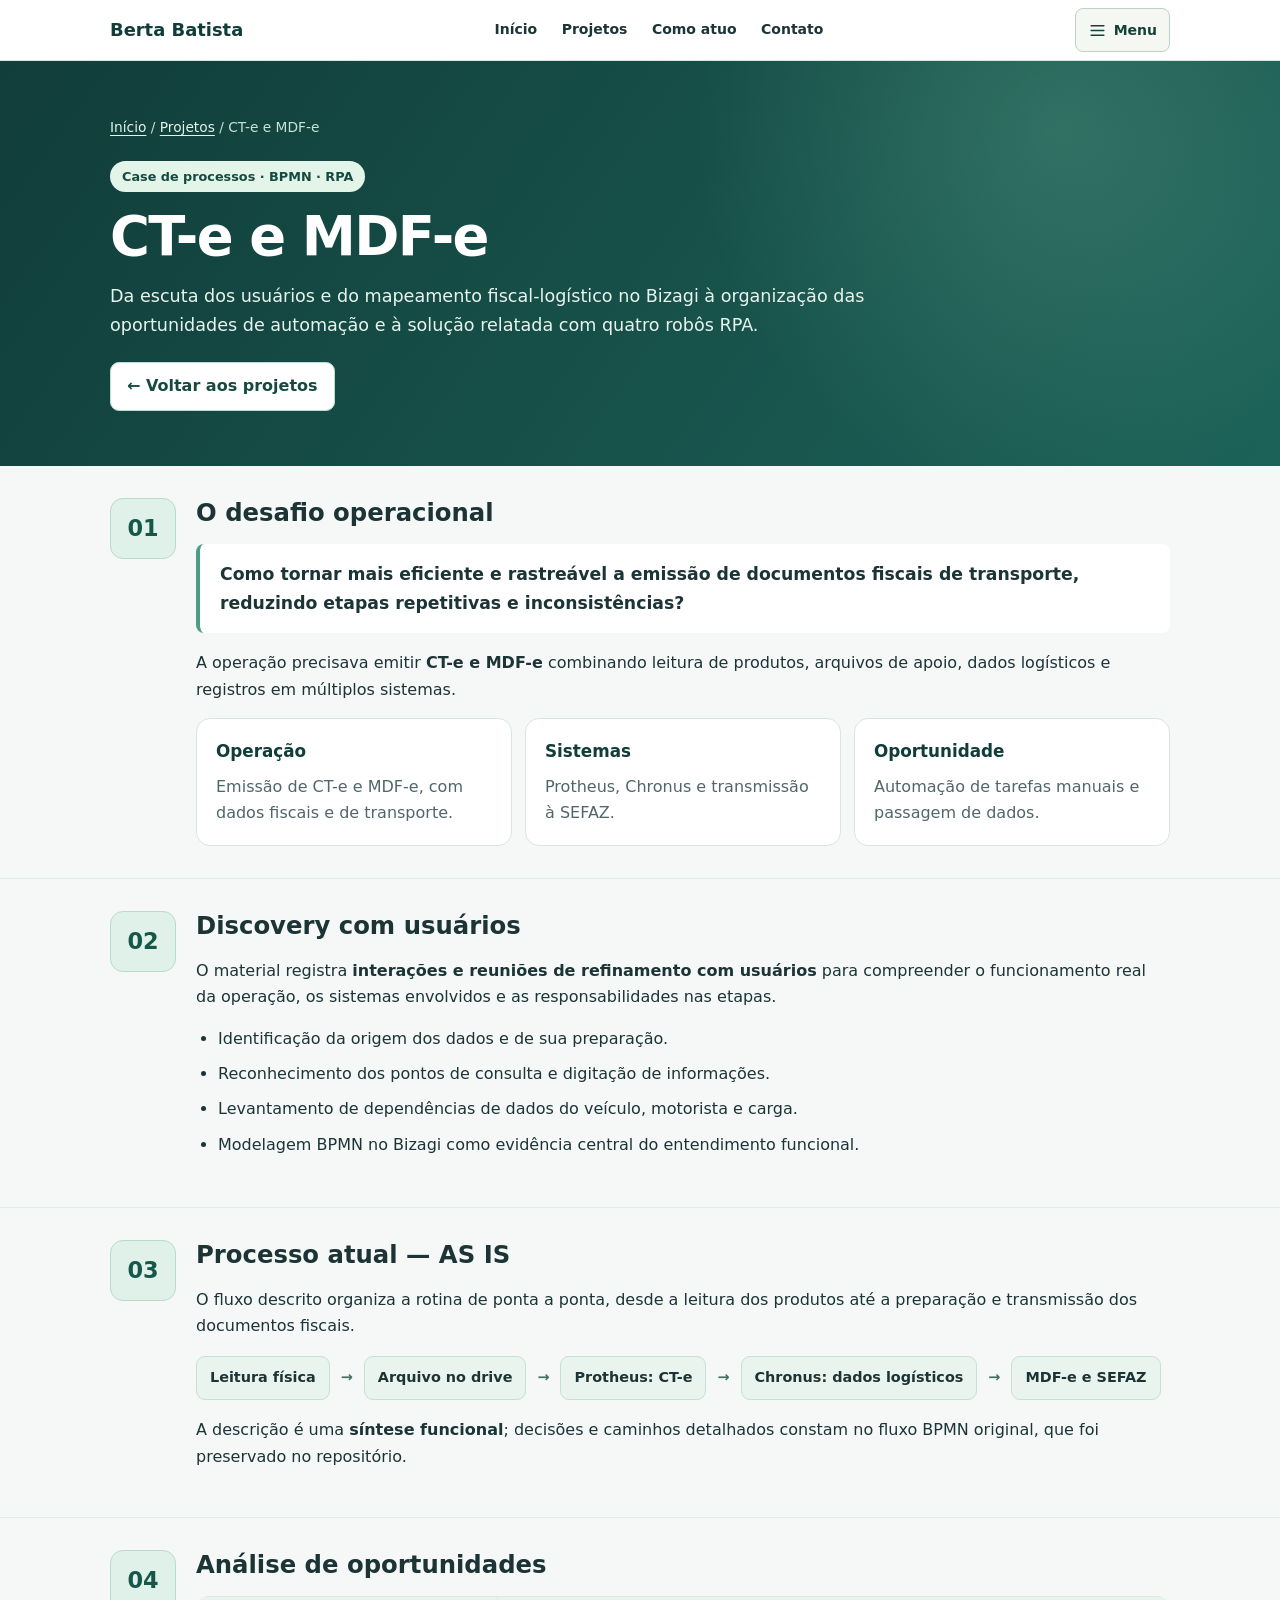
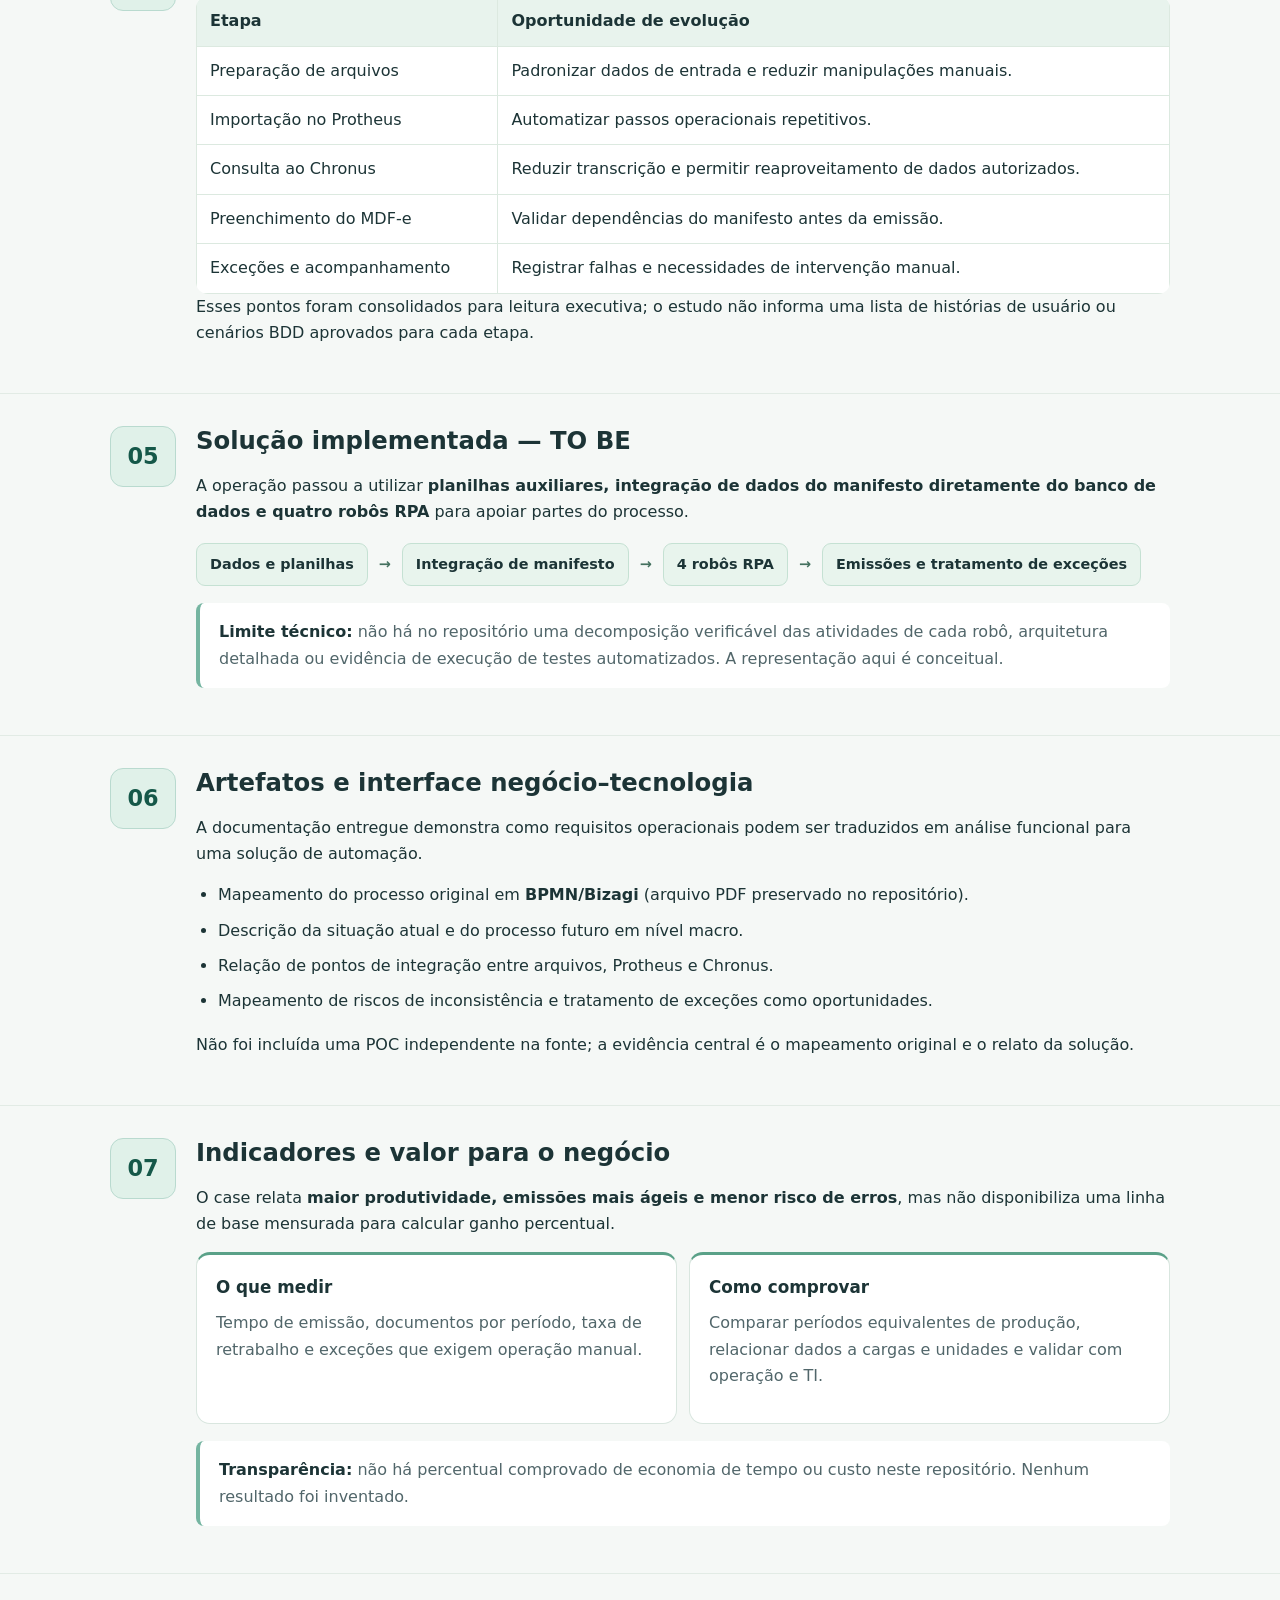
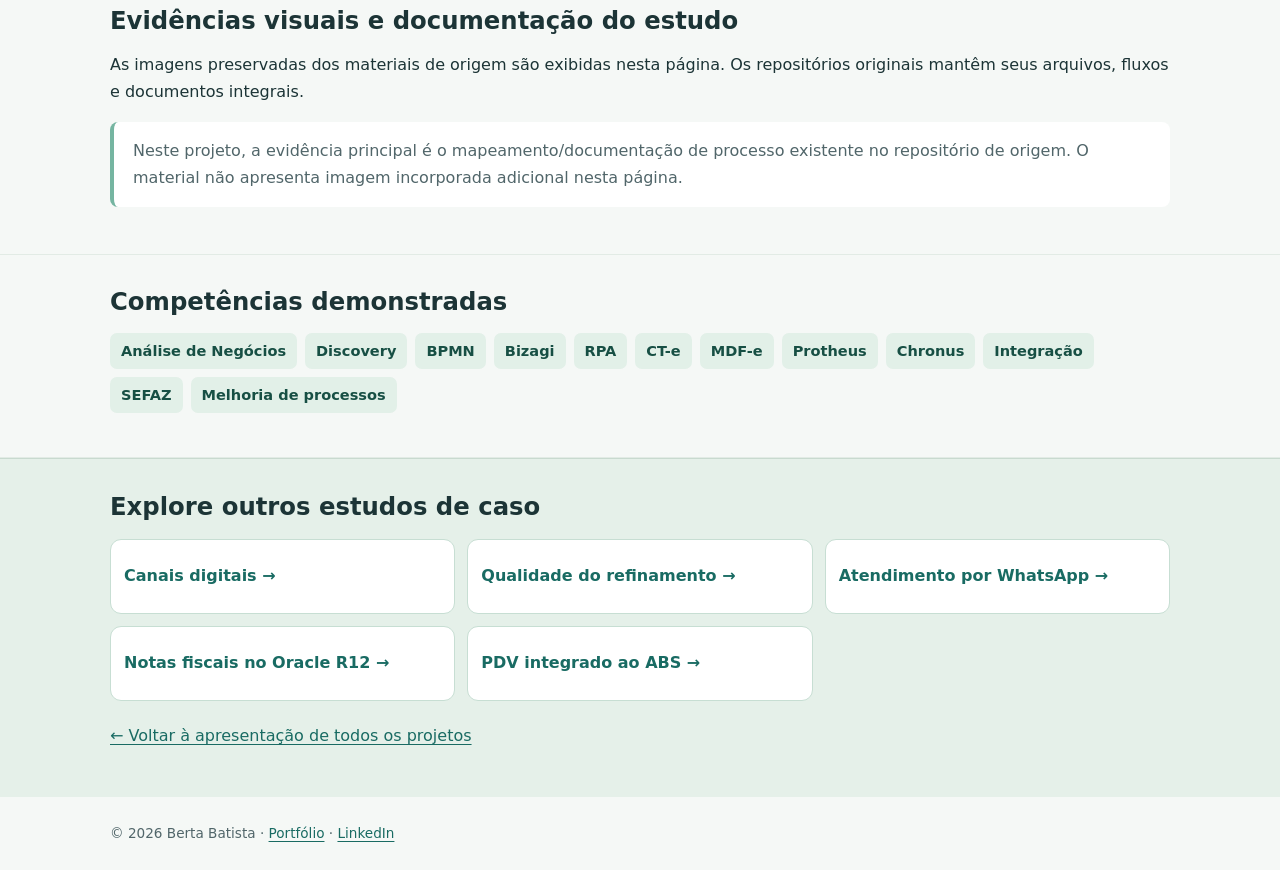
<file: processos-rpa.html>
<!DOCTYPE html>
<html lang="pt-BR">
<head>
  <meta charset="utf-8">
  <meta name="viewport" content="width=device-width, initial-scale=1">
  <meta name="description" content="Da escuta dos usuários e do mapeamento fiscal-logístico no Bizagi à organização das oportunidades de automação e à solução relatada com quatro robôs RPA.">
  <meta name="theme-color" content="#143b38">
  <title>CT-e e MDF-e | Berta Batista</title>
  <link rel="stylesheet" href="projetos.css">
  <link rel="stylesheet" href="case-detail.css">
<link rel="stylesheet" href="study-navigation.css?v=menu-etapas">
<script src="study-navigation.js?v=menu-etapas" defer></script>
</head>
<body>
<header class="top study-header"><div class="container top-inner study-header-inner"><a class="brand" href="index.html">Berta Batista</a><nav class="study-main-nav" aria-label="Navegação principal"><a href="index.html">Início</a><a href="index.html#projetos">Projetos</a><a href="index.html#como-ajudo">Como atuo</a><a href="index.html#contato">Contato</a></nav><button type="button" class="study-menu-button" aria-expanded="false" aria-controls="study-section-menu"><svg viewBox="0 0 24 24" width="19" height="19" fill="none" stroke="currentColor" stroke-width="2" stroke-linecap="round" aria-hidden="true"><path d="M4 6h16M4 12h16M4 18h16"/></svg>Menu</button><nav class="study-section-links" id="study-section-menu" aria-label="Etapas do estudo"><a href="#etapa-1">Desafio</a><a href="#etapa-2">Discovery</a><a href="#etapa-3">Processo atual</a><a href="#etapa-4">Oportunidades</a><a href="#etapa-5">Solução</a><a href="#etapa-6">Artefatos</a><a href="#etapa-7">Resultados</a><a href="#evidencias">Evidências</a></nav></div></header>
<main>
<div class="hero"><div class="container"><p class="crumb"><a href="index.html">Início</a> / <a href="index.html#projetos">Projetos</a> / CT-e e MDF-e</p><span class="tag">Case de processos · BPMN · RPA</span><h1>CT-e e MDF-e</h1><p class="hero-lead">Da escuta dos usuários e do mapeamento fiscal-logístico no Bizagi à organização das oportunidades de automação e à solução relatada com quatro robôs RPA.</p><div class="actions"><a class="btn" href="index.html#projetos">← Voltar aos projetos</a></div><nav class="case-nav" aria-label="Etapas do estudo"><a href="#etapa-1">1. O desafio operacional</a><a href="#etapa-2">2. Discovery com usuários</a><a href="#etapa-3">3. Processo atual</a><a href="#etapa-4">4. Análise de oportunidades</a><a href="#etapa-5">5. Solução implementada</a><a href="#etapa-6">6. Artefatos e interface negócio–tecnologia</a><a href="#etapa-7">7. Indicadores e valor para o negócio</a><a href="#evidencias">Evidências</a></nav></div></div>
<section class="case-part" id="etapa-1" aria-labelledby="stage-1"><div class="container stage-layout"><span class="stage-number" aria-hidden="true">01</span><div><h2 id="stage-1">O desafio operacional</h2><div class="lead-box">Como tornar mais eficiente e rastreável a emissão de documentos fiscais de transporte, reduzindo etapas repetitivas e inconsistências?</div><p>A operação precisava emitir <strong>CT-e e MDF-e</strong> combinando leitura de produtos, arquivos de apoio, dados logísticos e registros em múltiplos sistemas.</p><div class="step-grid"><div class="step-box"><h3>Operação</h3><p>Emissão de CT-e e MDF-e, com dados fiscais e de transporte.</p></div><div class="step-box"><h3>Sistemas</h3><p>Protheus, Chronus e transmissão à SEFAZ.</p></div><div class="step-box"><h3>Oportunidade</h3><p>Automação de tarefas manuais e passagem de dados.</p></div></div></div></div></section>
<section class="case-part" id="etapa-2" aria-labelledby="stage-2"><div class="container stage-layout"><span class="stage-number" aria-hidden="true">02</span><div><h2 id="stage-2">Discovery com usuários</h2><p>O material registra <strong>interações e reuniões de refinamento com usuários</strong> para compreender o funcionamento real da operação, os sistemas envolvidos e as responsabilidades nas etapas.</p><ul class="detail-list"><li>Identificação da origem dos dados e de sua preparação.</li><li>Reconhecimento dos pontos de consulta e digitação de informações.</li><li>Levantamento de dependências de dados do veículo, motorista e carga.</li><li>Modelagem BPMN no Bizagi como evidência central do entendimento funcional.</li></ul></div></div></section>
<section class="case-part" id="etapa-3" aria-labelledby="stage-3"><div class="container stage-layout"><span class="stage-number" aria-hidden="true">03</span><div><h2 id="stage-3">Processo atual — AS IS</h2><p>O fluxo descrito organiza a rotina de ponta a ponta, desde a leitura dos produtos até a preparação e transmissão dos documentos fiscais.</p><div class="timeline"><span>Leitura física</span><span class="arrow">→</span><span>Arquivo no drive</span><span class="arrow">→</span><span>Protheus: CT-e</span><span class="arrow">→</span><span>Chronus: dados logísticos</span><span class="arrow">→</span><span>MDF-e e SEFAZ</span></div><p>A descrição é uma <strong>síntese funcional</strong>; decisões e caminhos detalhados constam no fluxo BPMN original, que foi preservado no repositório.</p></div></div></section>
<section class="case-part" id="etapa-4" aria-labelledby="stage-4"><div class="container stage-layout"><span class="stage-number" aria-hidden="true">04</span><div><h2 id="stage-4">Análise de oportunidades</h2><div class="scroll-table"><table class="detail-table"><thead><tr><th>Etapa</th><th>Oportunidade de evolução</th></tr></thead><tbody><tr><td>Preparação de arquivos</td><td>Padronizar dados de entrada e reduzir manipulações manuais.</td></tr><tr><td>Importação no Protheus</td><td>Automatizar passos operacionais repetitivos.</td></tr><tr><td>Consulta ao Chronus</td><td>Reduzir transcrição e permitir reaproveitamento de dados autorizados.</td></tr><tr><td>Preenchimento do MDF-e</td><td>Validar dependências do manifesto antes da emissão.</td></tr><tr><td>Exceções e acompanhamento</td><td>Registrar falhas e necessidades de intervenção manual.</td></tr></tbody></table></div><p>Esses pontos foram consolidados para leitura executiva; o estudo não informa uma lista de histórias de usuário ou cenários BDD aprovados para cada etapa.</p></div></div></section>
<section class="case-part" id="etapa-5" aria-labelledby="stage-5"><div class="container stage-layout"><span class="stage-number" aria-hidden="true">05</span><div><h2 id="stage-5">Solução implementada — TO BE</h2><p>A operação passou a utilizar <strong>planilhas auxiliares, integração de dados do manifesto diretamente do banco de dados e quatro robôs RPA</strong> para apoiar partes do processo.</p><div class="timeline"><span>Dados e planilhas</span><span class="arrow">→</span><span>Integração de manifesto</span><span class="arrow">→</span><span>4 robôs RPA</span><span class="arrow">→</span><span>Emissões e tratamento de exceções</span></div><p class="case-note"><strong>Limite técnico:</strong> não há no repositório uma decomposição verificável das atividades de cada robô, arquitetura detalhada ou evidência de execução de testes automatizados. A representação aqui é conceitual.</p></div></div></section>
<section class="case-part" id="etapa-6" aria-labelledby="stage-6"><div class="container stage-layout"><span class="stage-number" aria-hidden="true">06</span><div><h2 id="stage-6">Artefatos e interface negócio–tecnologia</h2><p>A documentação entregue demonstra como requisitos operacionais podem ser traduzidos em análise funcional para uma solução de automação.</p><ul class="detail-list"><li>Mapeamento do processo original em <strong>BPMN/Bizagi</strong> (arquivo PDF preservado no repositório).</li><li>Descrição da situação atual e do processo futuro em nível macro.</li><li>Relação de pontos de integração entre arquivos, Protheus e Chronus.</li><li>Mapeamento de riscos de inconsistência e tratamento de exceções como oportunidades.</li></ul><p>Não foi incluída uma POC independente na fonte; a evidência central é o mapeamento original e o relato da solução.</p></div></div></section>
<section class="case-part" id="etapa-7" aria-labelledby="stage-7"><div class="container stage-layout"><span class="stage-number" aria-hidden="true">07</span><div><h2 id="stage-7">Indicadores e valor para o negócio</h2><p>O case relata <strong>maior produtividade, emissões mais ágeis e menor risco de erros</strong>, mas não disponibiliza uma linha de base mensurada para calcular ganho percentual.</p><div class="detail-kv"><div class="stage-panel"><h3>O que medir</h3><p>Tempo de emissão, documentos por período, taxa de retrabalho e exceções que exigem operação manual.</p></div><div class="stage-panel"><h3>Como comprovar</h3><p>Comparar períodos equivalentes de produção, relacionar dados a cargas e unidades e validar com operação e TI.</p></div></div><p class="case-note"><strong>Transparência:</strong> não há percentual comprovado de economia de tempo ou custo neste repositório. Nenhum resultado foi inventado.</p></div></div></section>
<section class="case-part" id="evidencias" aria-labelledby="evidencias-title"><div class="container"><h2 id="evidencias-title">Evidências visuais e documentação do estudo</h2><p>As imagens preservadas dos materiais de origem são exibidas nesta página. Os repositórios originais mantêm seus arquivos, fluxos e documentos integrais.</p><p class="case-note">Neste projeto, a evidência principal é o mapeamento/documentação de processo existente no repositório de origem. O material não apresenta imagem incorporada adicional nesta página.</p></div></section>
<section class="case-part" aria-labelledby="competencias-title"><div class="container"><h2 id="competencias-title">Competências demonstradas</h2><ul class="case-skill-list"><li>Análise de Negócios</li><li>Discovery</li><li>BPMN</li><li>Bizagi</li><li>RPA</li><li>CT-e</li><li>MDF-e</li><li>Protheus</li><li>Chronus</li><li>Integração</li><li>SEFAZ</li><li>Melhoria de processos</li></ul></div></section>
<section class="case-subnav"><div class="container"><h2>Explore outros estudos de caso</h2><div class="links"><a href="canais-digitais.html">Canais digitais →</a>
<a href="refinamento.html">Qualidade do refinamento →</a>
<a href="whatsapp.html">Atendimento por WhatsApp →</a>
<a href="oracle-r12.html">Notas fiscais no Oracle R12 →</a>
<a href="pdv.html">PDV integrado ao ABS →</a></div><p style="margin-top:22px"><a href="index.html#projetos">← Voltar à apresentação de todos os projetos</a></p></div></section>
</main>
<footer class="container">© 2026 Berta Batista · <a href="index.html">Portfólio</a> · <a href="https://www.linkedin.com/in/bertabatista/" target="_blank" rel="noopener noreferrer">LinkedIn</a></footer>
</body></html>
</file>
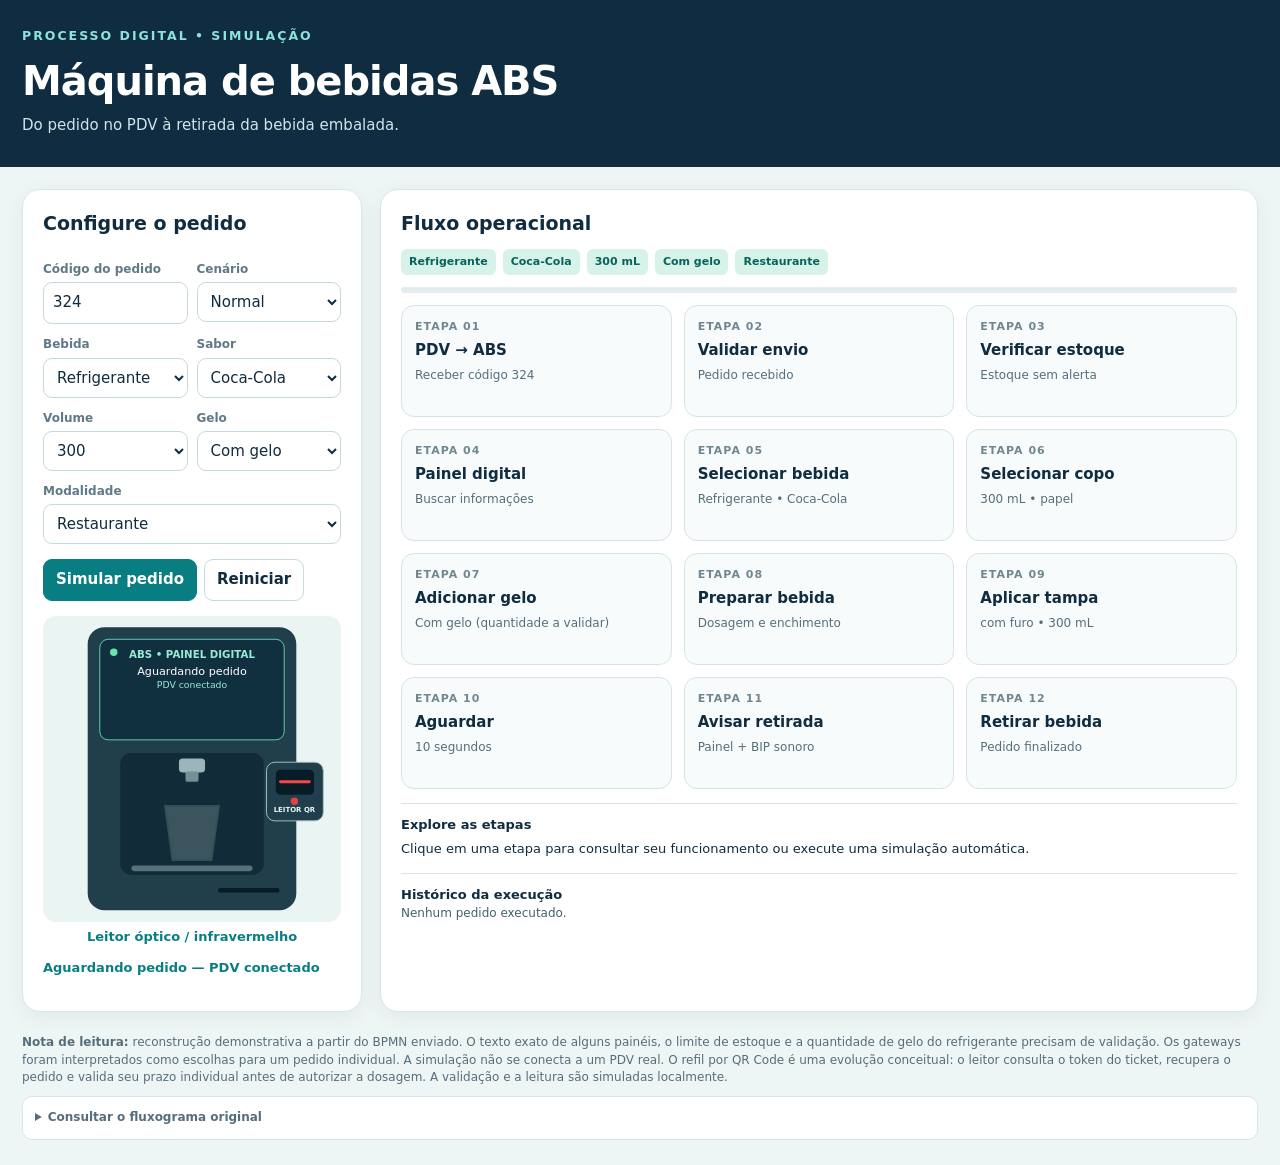
<file: simulador-abs.html>
<!doctype html><html lang="pt-BR"><meta charset="utf-8"><meta name="viewport" content="width=device-width,initial-scale=1"><title>ABS | Simulador de bebidas</title><style>
:root{--navy:#102c40;--teal:#087e83;--muted:#607986;--line:#d9e5e8;--bg:#eef5f5}*{box-sizing:border-box}body{margin:0;font:15px/1.45 system-ui,Arial,sans-serif;color:var(--navy);background:var(--bg)}header{background:#102c40;color:white;padding:25px max(22px,calc((100vw - 1320px)/2));}header small{color:#8ce3db;font-weight:700;letter-spacing:2px}h1{margin:5px 0;font-size:clamp(25px,4vw,40px);letter-spacing:-1px}header p{margin:5px 0;color:#d0e5eb}.wrap{max-width:1380px;margin:auto;padding:22px;display:grid;grid-template-columns:340px 1fr;gap:18px}.panel{background:white;border:1px solid var(--line);border-radius:18px;padding:20px;box-shadow:0 5px 20px #123d4510}h2{margin:0 0 12px;font-size:19px}label{display:block;font-weight:650;font-size:12px;color:var(--muted);margin:12px 0 4px}input,select,button{font:inherit}select,input{width:100%;padding:9px;border:1px solid #c5d8df;border-radius:9px;background:white;color:var(--navy)}.two{display:grid;grid-template-columns:1fr 1fr;gap:9px}.buttons{display:flex;flex-wrap:wrap;gap:7px;margin:15px 0}button{border:1px solid #c6dce0;border-radius:9px;padding:9px 12px;background:white;color:var(--navy);font-weight:650;cursor:pointer}button.primary{background:#087e83;color:white;border-color:#087e83}button:disabled{opacity:.4;cursor:default}.machine{background:#e9f4f3;border-radius:13px;display:block;width:100%;height:auto}.refill-ticket{margin:12px 0;border:1px dashed #8ebbb9;border-radius:12px;padding:14px;text-align:center;background:#fff}.refill-ticket[hidden]{display:none}.refill-ticket.printing{animation:ticket-print .6s ease-out}@keyframes ticket-print{from{opacity:0;transform:translateY(-20px) scaleY(.5)}to{opacity:1;transform:none}}.refill-ticket canvas{display:block;margin:10px auto;max-width:100%;height:auto;image-rendering:pixelated}.refill-ticket strong{display:block;font-size:17px}.refill-ticket p{margin:7px 0}.refill-ticket button{width:100%;margin-top:8px}.refill-time{font-size:27px;font-weight:800;font-variant-numeric:tabular-nums;color:#087e83}.refill-ticket.expired .refill-time{color:#b33c2e}.refill-note{color:#607986;font-size:13px}.flow{display:grid;grid-template-columns:repeat(3,minmax(0,1fr));gap:12px}.step{position:relative;border:1px solid #d7e4e7;border-radius:13px;padding:13px;min-height:112px;background:#f8fbfb;cursor:pointer;transition:all .25s}.step:focus-visible{outline:3px solid #087e83}.step .num{font-size:11px;font-weight:800;letter-spacing:1px;color:#708791}.step h3{font-size:15px;margin:5px 0}.step p{font-size:12px;color:#566e7b;margin:0}.step.active{border:2px solid #087e83;background:#e0f7ef;box-shadow:0 0 0 4px #0d9b8f15;animation:pulse 1.1s infinite alternate}.step.done{border-color:#81c8bc;background:#edf9f4}.step.done .num{color:#087e83}.step.skip{opacity:.44}.step.warn{background:#fff4dc;border-color:#d6a145}.step.error{background:#fff0ee;border-color:#d76862}@keyframes pulse{to{box-shadow:0 0 0 6px #0d9b8f29}}.branch{font-size:11px;color:#536f7b;margin:3px 0 12px;display:flex;gap:7px;flex-wrap:wrap}.branch span{background:#eef4f5;border-radius:6px;padding:5px 8px}.branch .chosen{background:#d7f2e8;color:#08625d;font-weight:700}.progress{height:6px;background:#e3eded;border-radius:8px;overflow:hidden;margin:12px 0}.progress div{height:100%;background:#0c928a;transition:width .35s}.info{border-top:1px solid var(--line);margin-top:14px;padding-top:12px;font-size:13px}.info p{margin:5px 0}.log{max-height:148px;overflow:auto;font-size:12px;color:#42616c}.log div{padding:5px 0;border-bottom:1px solid #edf2f3}.foot{max-width:1380px;margin:0 auto 25px;padding:0 22px;font-size:12px;color:#566e7b}details{background:white;border:1px solid var(--line);padding:12px;border-radius:10px;margin-top:10px}summary{cursor:pointer;font-weight:700}details img{width:100%;min-width:1000px} .source{overflow:auto}#status{font-weight:700;font-size:13px;color:#087e83}#cupLiquid{transition:height .8s,y .8s,fill .3s}#stream{opacity:0}#stream.pouring{opacity:1;animation:pour .3s infinite alternate}@keyframes pour{to{opacity:.45}}@media(max-width:850px){.wrap{grid-template-columns:1fr}.flow{grid-template-columns:repeat(2,minmax(0,1fr))}}@media(max-width:420px){.wrap{padding:10px}.panel{padding:12px}.step{padding:9px}.step h3{font-size:14px}}
 .machine-wrap{position:relative}.machine-reader{position:absolute;left:76%;top:48%;width:20%;height:18%;padding:0;border:0;background:transparent;box-shadow:none;border-radius:9px;cursor:pointer}.machine-reader:focus-visible{outline:3px solid #fbe195}.machine-reader:disabled{opacity:1;cursor:default}.machine-reader:not(:disabled){outline:2px dashed #087e83;outline-offset:2px}.reader-light{fill:#d94444}.reading .reader-light{animation:reader-pulse .25s infinite alternate}.accepted .reader-light{fill:#59e7a5;stroke:#59e7a5}.rejected .reader-light{fill:#ff5252;stroke:#ff5252}@keyframes reader-pulse{to{opacity:.2}}#readerTicket{opacity:0;transition:opacity .2s;transform-box:view-box;transform-origin:0 0}.reading #readerTicket{opacity:1;animation:ticket-scan .85s ease-in-out both}@keyframes ticket-scan{0%{transform:translate(270px,246px)}100%{transform:translate(237px,187px)}}.refill-ticket select{margin:6px 0}.refill-ticket .refill-note{line-height:1.5}.ticket-list{display:grid;gap:6px;margin-top:10px;text-align:left}.ticket-row{display:flex;justify-content:space-between;gap:10px;font-size:13px;padding:7px;border-radius:6px;background:#eef5f5}.ticket-row.selected{outline:2px solid #087e83}.ticket-row span:last-child{font-variant-numeric:tabular-nums;font-weight:700}.refill-read-label{font-size:13px;text-align:center;color:#087e83;font-weight:700;margin:6px 0}.refill-ticket .refill-time{font-size:30px}</style><header><small>PROCESSO DIGITAL • SIMULAÇÃO</small><h1>Máquina de bebidas ABS</h1><p>Do pedido no PDV à retirada da bebida embalada.</p></header><main class="wrap"><section class="panel"><h2>Configure o pedido</h2><div class="two"><div><label for="code">Código do pedido</label><input id="code" value="324" maxlength="18"></div><div><label for="scenario">Cenário</label><select id="scenario"><option value="ok">Normal</option><option value="stock">Estoque mínimo</option><option value="fail">Falha no envio</option></select></div></div><div class="two"><div><label for="type">Bebida</label><select id="type"><option>Suco</option><option selected>Refrigerante</option></select></div><div><label for="flavor">Sabor</label><select id="flavor"></select></div></div><div class="two"><div><label for="size">Volume</label><select id="size"></select></div><div><label for="ice">Gelo</label><select id="ice"><option value="yes">Com gelo</option><option value="no">Sem gelo</option></select></div></div><label for="mode">Modalidade</label><select id="mode"><option>Restaurante</option><option>Delivery</option></select><div class="buttons"><button id="start" class="primary">Simular pedido</button><button id="reset">Reiniciar</button></div>
<div class="machine-wrap"><svg class="machine" viewBox="0 0 320 328" role="img" aria-label="Ilustração animada da máquina de bebidas"><rect x="48" y="12" width="224" height="304" rx="18" fill="#213e4b"/><rect x="61" y="25" width="198" height="108" rx="9" fill="#10303f" stroke="#65d6c5"/><circle cx="76" cy="39" r="4" fill="#6ce3ab"/><text x="160" y="45" text-anchor="middle" fill="#9ce8d4" font-size="11" font-weight="bold">ABS • PAINEL DIGITAL</text><text id="screen1" x="160" y="63" text-anchor="middle" fill="white" font-size="12">Aguardando pedido</text><text id="screen2" x="160" y="77" text-anchor="middle" fill="#9ce8d4" font-size="10">PDV conectado</text><text id="screen3" x="160" y="95" text-anchor="middle" fill="#fbe195" font-size="12" font-weight="bold"></text><text id="screen4" x="160" y="112" text-anchor="middle" fill="#fbe195" font-size="12" font-weight="bold"></text><text id="screen5" x="160" y="126" text-anchor="middle" fill="white" font-size="10"></text><g transform="translate(0 48)"><rect x="83" y="99" width="154" height="131" rx="12" fill="#112b38"/><rect x="146" y="105" width="28" height="15" rx="4" fill="#9eb4bc"/><rect x="153" y="119" width="14" height="11" rx="2" fill="#758e98"/><path id="stream" d="M160 130V177" stroke="#fbb847" stroke-width="7" stroke-linecap="round"/><g id="cup" opacity=".2"><path d="M131 156L139 214H181L189 156Z" fill="#e4f6f4" stroke="#c0d8d8" stroke-width="2"/><clipPath id="cupclip"><path d="M131 156L139 214H181L189 156Z"/></clipPath><rect id="cupLiquid" x="130" y="214" width="60" height="0" fill="#ecb144" clip-path="url(#cupclip)"/><g id="cubes" opacity="0" fill="#e9fbff" stroke="#b1dbe2"><rect x="143" y="178" width="10" height="10" rx="2" transform="rotate(-14 148 183)"/><rect x="157" y="184" width="10" height="10" rx="2"/><rect x="169" y="175" width="10" height="10" rx="2" transform="rotate(13 174 180)"/></g><rect id="lid" x="129" y="151" width="62" height="7" rx="3" fill="#c2d9df" opacity="0"/></g><rect x="95" y="220" width="130" height="6" rx="3" fill="#57717b"/></g><rect x="188" y="292" width="66" height="5" rx="2" fill="#081c27"/><rect id="paper" x="198" y="296" width="46" height="0" rx="1" fill="#fff"/><path id="paperQR" fill="#102c40" transform="translate(200 298) scale(.62)"/><text id="paperLabel" x="234" y="312" fill="#233f4e" font-size="6" text-anchor="middle" opacity="0">QR CODE</text><g id="readerGraphic"><rect x="240" y="157" width="61" height="63" rx="9" fill="#203e4b" stroke="#a9c4c4"/><rect x="250" y="165" width="41" height="27" rx="5" fill="#081c27"/><path d="M255 178h31" stroke="#f54848" stroke-width="3" stroke-linecap="round" class="reader-light"/><circle cx="270" cy="199" r="4" class="reader-light"/><text x="270" y="211" font-size="7.5" font-weight="bold" fill="#e4f6f4" text-anchor="middle">LEITOR QR</text><g id="readerTicket"><rect width="34" height="43" rx="2" fill="white" stroke="#82979e"/><path id="readerQR" transform="translate(4 4) scale(.86)" fill="#102c40"/><text x="17" y="38" font-size="6" text-anchor="middle" fill="#102c40">REFIL</text></g></g></svg><button id="machineReader" type="button" class="machine-reader" aria-label="Aproximar ticket do leitor óptico da máquina" disabled></button></div><p class="refill-read-label">Leitor óptico / infravermelho</p><section class="refill-ticket" id="refillTicket" hidden><strong>Ticket de refil</strong><label for="ticketSelect">Selecione o ticket para aproximar do leitor</label><select id="ticketSelect"></select><p id="ticketOrder"></p><canvas id="ticketQR" width="164" height="164" aria-label="QR Code do ticket"></canvas><p>Você tem 30 minutos para repor seu refil com este QR Code.</p><div class="refill-time" id="refillTime">30:00</div><p id="refillMessage" role="status"></p><button type="button" class="primary" id="scanRefill" disabled>Aproximar QR Code do leitor</button><p class="refill-note">Cada pedido tem seu próprio temporizador de 30 minutos. A leitura óptica é simulada nesta POC. Para emitir outro ticket, altere o código do pedido e simule novamente.</p><div id="ticketList" class="ticket-list" aria-label="Temporizadores por pedido"></div></section><p id="status" role="status">Pronto para simular.</p></section>
<section class="panel"><h2>Fluxo operacional</h2><div class="branch" id="branches"></div><div class="progress"><div id="bar" style="width:0"></div></div><div class="flow" id="flow"></div><div class="info"><strong id="detailTitle">Explore as etapas</strong><p id="detail">Clique em uma etapa para consultar seu funcionamento ou execute uma simulação automática.</p></div><div class="info"><strong>Histórico da execução</strong><div id="log" class="log" aria-live="polite">Nenhum pedido executado.</div></div></section></main><div class="foot"><b>Nota de leitura:</b> reconstrução demonstrativa a partir do BPMN enviado. O texto exato de alguns painéis, o limite de estoque e a quantidade de gelo do refrigerante precisam de validação. Os gateways foram interpretados como escolhas para um pedido individual. A simulação não se conecta a um PDV real. O refil por QR Code é uma evolução conceitual: o leitor consulta o token do ticket, recupera o pedido e valida seu prazo individual antes de autorizar a dosagem. A validação e a leitura são simuladas localmente.<details><summary>Consultar o fluxograma original</summary><div class="source"><img src="assets/pdv-bpmn-bizagi.png" alt="Fluxograma original ABS"></div></details></div>
<script>
const ABSQRCode = (()=>{const modules = {
'./QR8bitByte': function(module,exports,require){
var QRMode = require('./QRMode');

function QR8bitByte(data) {
	this.mode = QRMode.MODE_8BIT_BYTE;
	this.data = data;
}

QR8bitByte.prototype = {

	getLength : function() {
		return this.data.length;
	},
	
	write : function(buffer) {
		for (var i = 0; i < this.data.length; i++) {
			// not JIS ...
			buffer.put(this.data.charCodeAt(i), 8);
		}
	}
};

module.exports = QR8bitByte;

},
'./QRBitBuffer': function(module,exports,require){
function QRBitBuffer() {
	this.buffer = [];
	this.length = 0;
}

QRBitBuffer.prototype = {

	get : function(index) {
		var bufIndex = Math.floor(index / 8);
		return ( (this.buffer[bufIndex] >>> (7 - index % 8) ) & 1) == 1;
	},
	
	put : function(num, length) {
		for (var i = 0; i < length; i++) {
			this.putBit( ( (num >>> (length - i - 1) ) & 1) == 1);
		}
	},
	
	getLengthInBits : function() {
		return this.length;
	},
	
	putBit : function(bit) {
	
		var bufIndex = Math.floor(this.length / 8);
		if (this.buffer.length <= bufIndex) {
			this.buffer.push(0);
		}
	
		if (bit) {
			this.buffer[bufIndex] |= (0x80 >>> (this.length % 8) );
		}
	
		this.length++;
	}
};

module.exports = QRBitBuffer;

},
'./QRErrorCorrectLevel': function(module,exports,require){
module.exports = {
	L : 1,
	M : 0,
	Q : 3,
	H : 2
};


},
'./QRMaskPattern': function(module,exports,require){
module.exports = {
	PATTERN000 : 0,
	PATTERN001 : 1,
	PATTERN010 : 2,
	PATTERN011 : 3,
	PATTERN100 : 4,
	PATTERN101 : 5,
	PATTERN110 : 6,
	PATTERN111 : 7
};

},
'./QRMath': function(module,exports,require){
var QRMath = {

	glog : function(n) {
	
		if (n < 1) {
			throw new Error("glog(" + n + ")");
		}
		
		return QRMath.LOG_TABLE[n];
	},
	
	gexp : function(n) {
	
		while (n < 0) {
			n += 255;
		}
	
		while (n >= 256) {
			n -= 255;
		}
	
		return QRMath.EXP_TABLE[n];
	},
	
	EXP_TABLE : new Array(256),
	
	LOG_TABLE : new Array(256)

};
	
for (var i = 0; i < 8; i++) {
	QRMath.EXP_TABLE[i] = 1 << i;
}
for (var i = 8; i < 256; i++) {
	QRMath.EXP_TABLE[i] = QRMath.EXP_TABLE[i - 4]
		^ QRMath.EXP_TABLE[i - 5]
		^ QRMath.EXP_TABLE[i - 6]
		^ QRMath.EXP_TABLE[i - 8];
}
for (var i = 0; i < 255; i++) {
	QRMath.LOG_TABLE[QRMath.EXP_TABLE[i] ] = i;
}

module.exports = QRMath;

},
'./QRMode': function(module,exports,require){
module.exports = {
    MODE_NUMBER :       1 << 0,
    MODE_ALPHA_NUM :    1 << 1,
    MODE_8BIT_BYTE :    1 << 2,
    MODE_KANJI :        1 << 3
};

},
'./QRPolynomial': function(module,exports,require){
var QRMath = require('./QRMath');

function QRPolynomial(num, shift) {
	if (num.length === undefined) {
		throw new Error(num.length + "/" + shift);
	}

	var offset = 0;

	while (offset < num.length && num[offset] === 0) {
		offset++;
	}

	this.num = new Array(num.length - offset + shift);
	for (var i = 0; i < num.length - offset; i++) {
		this.num[i] = num[i + offset];
	}
}

QRPolynomial.prototype = {

	get : function(index) {
		return this.num[index];
	},
	
	getLength : function() {
		return this.num.length;
	},
	
	multiply : function(e) {
	
		var num = new Array(this.getLength() + e.getLength() - 1);
	
		for (var i = 0; i < this.getLength(); i++) {
			for (var j = 0; j < e.getLength(); j++) {
				num[i + j] ^= QRMath.gexp(QRMath.glog(this.get(i) ) + QRMath.glog(e.get(j) ) );
			}
		}
	
		return new QRPolynomial(num, 0);
	},
	
	mod : function(e) {
	
		if (this.getLength() - e.getLength() < 0) {
			return this;
		}
	
		var ratio = QRMath.glog(this.get(0) ) - QRMath.glog(e.get(0) );
	
		var num = new Array(this.getLength() );
		
		for (var i = 0; i < this.getLength(); i++) {
			num[i] = this.get(i);
		}
		
		for (var x = 0; x < e.getLength(); x++) {
			num[x] ^= QRMath.gexp(QRMath.glog(e.get(x) ) + ratio);
		}
	
		// recursive call
		return new QRPolynomial(num, 0).mod(e);
	}
};

module.exports = QRPolynomial;

},
'./QRRSBlock': function(module,exports,require){
var QRErrorCorrectLevel = require('./QRErrorCorrectLevel');

function QRRSBlock(totalCount, dataCount) {
	this.totalCount = totalCount;
	this.dataCount  = dataCount;
}

QRRSBlock.RS_BLOCK_TABLE = [

	// L
	// M
	// Q
	// H

	// 1
	[1, 26, 19],
	[1, 26, 16],
	[1, 26, 13],
	[1, 26, 9],
	
	// 2
	[1, 44, 34],
	[1, 44, 28],
	[1, 44, 22],
	[1, 44, 16],

	// 3
	[1, 70, 55],
	[1, 70, 44],
	[2, 35, 17],
	[2, 35, 13],

	// 4		
	[1, 100, 80],
	[2, 50, 32],
	[2, 50, 24],
	[4, 25, 9],
	
	// 5
	[1, 134, 108],
	[2, 67, 43],
	[2, 33, 15, 2, 34, 16],
	[2, 33, 11, 2, 34, 12],
	
	// 6
	[2, 86, 68],
	[4, 43, 27],
	[4, 43, 19],
	[4, 43, 15],
	
	// 7		
	[2, 98, 78],
	[4, 49, 31],
	[2, 32, 14, 4, 33, 15],
	[4, 39, 13, 1, 40, 14],
	
	// 8
	[2, 121, 97],
	[2, 60, 38, 2, 61, 39],
	[4, 40, 18, 2, 41, 19],
	[4, 40, 14, 2, 41, 15],
	
	// 9
	[2, 146, 116],
	[3, 58, 36, 2, 59, 37],
	[4, 36, 16, 4, 37, 17],
	[4, 36, 12, 4, 37, 13],
	
	// 10		
	[2, 86, 68, 2, 87, 69],
	[4, 69, 43, 1, 70, 44],
	[6, 43, 19, 2, 44, 20],
	[6, 43, 15, 2, 44, 16],

	// 11
	[4, 101, 81],
	[1, 80, 50, 4, 81, 51],
	[4, 50, 22, 4, 51, 23],
	[3, 36, 12, 8, 37, 13],

	// 12
	[2, 116, 92, 2, 117, 93],
	[6, 58, 36, 2, 59, 37],
	[4, 46, 20, 6, 47, 21],
	[7, 42, 14, 4, 43, 15],

	// 13
	[4, 133, 107],
	[8, 59, 37, 1, 60, 38],
	[8, 44, 20, 4, 45, 21],
	[12, 33, 11, 4, 34, 12],

	// 14
	[3, 145, 115, 1, 146, 116],
	[4, 64, 40, 5, 65, 41],
	[11, 36, 16, 5, 37, 17],
	[11, 36, 12, 5, 37, 13],

	// 15
	[5, 109, 87, 1, 110, 88],
	[5, 65, 41, 5, 66, 42],
	[5, 54, 24, 7, 55, 25],
	[11, 36, 12],

	// 16
	[5, 122, 98, 1, 123, 99],
	[7, 73, 45, 3, 74, 46],
	[15, 43, 19, 2, 44, 20],
	[3, 45, 15, 13, 46, 16],

	// 17
	[1, 135, 107, 5, 136, 108],
	[10, 74, 46, 1, 75, 47],
	[1, 50, 22, 15, 51, 23],
	[2, 42, 14, 17, 43, 15],

	// 18
	[5, 150, 120, 1, 151, 121],
	[9, 69, 43, 4, 70, 44],
	[17, 50, 22, 1, 51, 23],
	[2, 42, 14, 19, 43, 15],

	// 19
	[3, 141, 113, 4, 142, 114],
	[3, 70, 44, 11, 71, 45],
	[17, 47, 21, 4, 48, 22],
	[9, 39, 13, 16, 40, 14],

	// 20
	[3, 135, 107, 5, 136, 108],
	[3, 67, 41, 13, 68, 42],
	[15, 54, 24, 5, 55, 25],
	[15, 43, 15, 10, 44, 16],

	// 21
	[4, 144, 116, 4, 145, 117],
	[17, 68, 42],
	[17, 50, 22, 6, 51, 23],
	[19, 46, 16, 6, 47, 17],

	// 22
	[2, 139, 111, 7, 140, 112],
	[17, 74, 46],
	[7, 54, 24, 16, 55, 25],
	[34, 37, 13],

	// 23
	[4, 151, 121, 5, 152, 122],
	[4, 75, 47, 14, 76, 48],
	[11, 54, 24, 14, 55, 25],
	[16, 45, 15, 14, 46, 16],

	// 24
	[6, 147, 117, 4, 148, 118],
	[6, 73, 45, 14, 74, 46],
	[11, 54, 24, 16, 55, 25],
	[30, 46, 16, 2, 47, 17],

	// 25
	[8, 132, 106, 4, 133, 107],
	[8, 75, 47, 13, 76, 48],
	[7, 54, 24, 22, 55, 25],
	[22, 45, 15, 13, 46, 16],

	// 26
	[10, 142, 114, 2, 143, 115],
	[19, 74, 46, 4, 75, 47],
	[28, 50, 22, 6, 51, 23],
	[33, 46, 16, 4, 47, 17],

	// 27
	[8, 152, 122, 4, 153, 123],
	[22, 73, 45, 3, 74, 46],
	[8, 53, 23, 26, 54, 24],
	[12, 45, 15, 28, 46, 16],

	// 28
	[3, 147, 117, 10, 148, 118],
	[3, 73, 45, 23, 74, 46],
	[4, 54, 24, 31, 55, 25],
	[11, 45, 15, 31, 46, 16],

	// 29
	[7, 146, 116, 7, 147, 117],
	[21, 73, 45, 7, 74, 46],
	[1, 53, 23, 37, 54, 24],
	[19, 45, 15, 26, 46, 16],

	// 30
	[5, 145, 115, 10, 146, 116],
	[19, 75, 47, 10, 76, 48],
	[15, 54, 24, 25, 55, 25],
	[23, 45, 15, 25, 46, 16],

	// 31
	[13, 145, 115, 3, 146, 116],
	[2, 74, 46, 29, 75, 47],
	[42, 54, 24, 1, 55, 25],
	[23, 45, 15, 28, 46, 16],

	// 32
	[17, 145, 115],
	[10, 74, 46, 23, 75, 47],
	[10, 54, 24, 35, 55, 25],
	[19, 45, 15, 35, 46, 16],

	// 33
	[17, 145, 115, 1, 146, 116],
	[14, 74, 46, 21, 75, 47],
	[29, 54, 24, 19, 55, 25],
	[11, 45, 15, 46, 46, 16],

	// 34
	[13, 145, 115, 6, 146, 116],
	[14, 74, 46, 23, 75, 47],
	[44, 54, 24, 7, 55, 25],
	[59, 46, 16, 1, 47, 17],

	// 35
	[12, 151, 121, 7, 152, 122],
	[12, 75, 47, 26, 76, 48],
	[39, 54, 24, 14, 55, 25],
	[22, 45, 15, 41, 46, 16],

	// 36
	[6, 151, 121, 14, 152, 122],
	[6, 75, 47, 34, 76, 48],
	[46, 54, 24, 10, 55, 25],
	[2, 45, 15, 64, 46, 16],

	// 37
	[17, 152, 122, 4, 153, 123],
	[29, 74, 46, 14, 75, 47],
	[49, 54, 24, 10, 55, 25],
	[24, 45, 15, 46, 46, 16],

	// 38
	[4, 152, 122, 18, 153, 123],
	[13, 74, 46, 32, 75, 47],
	[48, 54, 24, 14, 55, 25],
	[42, 45, 15, 32, 46, 16],

	// 39
	[20, 147, 117, 4, 148, 118],
	[40, 75, 47, 7, 76, 48],
	[43, 54, 24, 22, 55, 25],
	[10, 45, 15, 67, 46, 16],

	// 40
	[19, 148, 118, 6, 149, 119],
	[18, 75, 47, 31, 76, 48],
	[34, 54, 24, 34, 55, 25],
	[20, 45, 15, 61, 46, 16]
];

QRRSBlock.getRSBlocks = function(typeNumber, errorCorrectLevel) {
	
	var rsBlock = QRRSBlock.getRsBlockTable(typeNumber, errorCorrectLevel);
	
	if (rsBlock === undefined) {
		throw new Error("bad rs block @ typeNumber:" + typeNumber + "/errorCorrectLevel:" + errorCorrectLevel);
	}

	var length = rsBlock.length / 3;
	
	var list = [];
	
	for (var i = 0; i < length; i++) {

		var count = rsBlock[i * 3 + 0];
		var totalCount = rsBlock[i * 3 + 1];
		var dataCount  = rsBlock[i * 3 + 2];

		for (var j = 0; j < count; j++) {
			list.push(new QRRSBlock(totalCount, dataCount) );	
		}
	}
	
	return list;
};

QRRSBlock.getRsBlockTable = function(typeNumber, errorCorrectLevel) {

	switch(errorCorrectLevel) {
	case QRErrorCorrectLevel.L :
		return QRRSBlock.RS_BLOCK_TABLE[(typeNumber - 1) * 4 + 0];
	case QRErrorCorrectLevel.M :
		return QRRSBlock.RS_BLOCK_TABLE[(typeNumber - 1) * 4 + 1];
	case QRErrorCorrectLevel.Q :
		return QRRSBlock.RS_BLOCK_TABLE[(typeNumber - 1) * 4 + 2];
	case QRErrorCorrectLevel.H :
		return QRRSBlock.RS_BLOCK_TABLE[(typeNumber - 1) * 4 + 3];
	default :
		return undefined;
	}
};

module.exports = QRRSBlock;

},
'./QRUtil': function(module,exports,require){
var QRMode = require('./QRMode');
var QRPolynomial = require('./QRPolynomial');
var QRMath = require('./QRMath');
var QRMaskPattern = require('./QRMaskPattern');

var QRUtil = {

    PATTERN_POSITION_TABLE : [
        [],
        [6, 18],
        [6, 22],
        [6, 26],
        [6, 30],
        [6, 34],
        [6, 22, 38],
        [6, 24, 42],
        [6, 26, 46],
        [6, 28, 50],
        [6, 30, 54],        
        [6, 32, 58],
        [6, 34, 62],
        [6, 26, 46, 66],
        [6, 26, 48, 70],
        [6, 26, 50, 74],
        [6, 30, 54, 78],
        [6, 30, 56, 82],
        [6, 30, 58, 86],
        [6, 34, 62, 90],
        [6, 28, 50, 72, 94],
        [6, 26, 50, 74, 98],
        [6, 30, 54, 78, 102],
        [6, 28, 54, 80, 106],
        [6, 32, 58, 84, 110],
        [6, 30, 58, 86, 114],
        [6, 34, 62, 90, 118],
        [6, 26, 50, 74, 98, 122],
        [6, 30, 54, 78, 102, 126],
        [6, 26, 52, 78, 104, 130],
        [6, 30, 56, 82, 108, 134],
        [6, 34, 60, 86, 112, 138],
        [6, 30, 58, 86, 114, 142],
        [6, 34, 62, 90, 118, 146],
        [6, 30, 54, 78, 102, 126, 150],
        [6, 24, 50, 76, 102, 128, 154],
        [6, 28, 54, 80, 106, 132, 158],
        [6, 32, 58, 84, 110, 136, 162],
        [6, 26, 54, 82, 110, 138, 166],
        [6, 30, 58, 86, 114, 142, 170]
    ],

    G15 : (1 << 10) | (1 << 8) | (1 << 5) | (1 << 4) | (1 << 2) | (1 << 1) | (1 << 0),
    G18 : (1 << 12) | (1 << 11) | (1 << 10) | (1 << 9) | (1 << 8) | (1 << 5) | (1 << 2) | (1 << 0),
    G15_MASK : (1 << 14) | (1 << 12) | (1 << 10)    | (1 << 4) | (1 << 1),

    getBCHTypeInfo : function(data) {
        var d = data << 10;
        while (QRUtil.getBCHDigit(d) - QRUtil.getBCHDigit(QRUtil.G15) >= 0) {
            d ^= (QRUtil.G15 << (QRUtil.getBCHDigit(d) - QRUtil.getBCHDigit(QRUtil.G15) ) );    
        }
        return ( (data << 10) | d) ^ QRUtil.G15_MASK;
    },

    getBCHTypeNumber : function(data) {
        var d = data << 12;
        while (QRUtil.getBCHDigit(d) - QRUtil.getBCHDigit(QRUtil.G18) >= 0) {
            d ^= (QRUtil.G18 << (QRUtil.getBCHDigit(d) - QRUtil.getBCHDigit(QRUtil.G18) ) );    
        }
        return (data << 12) | d;
    },

    getBCHDigit : function(data) {

        var digit = 0;

        while (data !== 0) {
            digit++;
            data >>>= 1;
        }

        return digit;
    },

    getPatternPosition : function(typeNumber) {
        return QRUtil.PATTERN_POSITION_TABLE[typeNumber - 1];
    },

    getMask : function(maskPattern, i, j) {
        
        switch (maskPattern) {
            
        case QRMaskPattern.PATTERN000 : return (i + j) % 2 === 0;
        case QRMaskPattern.PATTERN001 : return i % 2 === 0;
        case QRMaskPattern.PATTERN010 : return j % 3 === 0;
        case QRMaskPattern.PATTERN011 : return (i + j) % 3 === 0;
        case QRMaskPattern.PATTERN100 : return (Math.floor(i / 2) + Math.floor(j / 3) ) % 2 === 0;
        case QRMaskPattern.PATTERN101 : return (i * j) % 2 + (i * j) % 3 === 0;
        case QRMaskPattern.PATTERN110 : return ( (i * j) % 2 + (i * j) % 3) % 2 === 0;
        case QRMaskPattern.PATTERN111 : return ( (i * j) % 3 + (i + j) % 2) % 2 === 0;

        default :
            throw new Error("bad maskPattern:" + maskPattern);
        }
    },

    getErrorCorrectPolynomial : function(errorCorrectLength) {

        var a = new QRPolynomial([1], 0);

        for (var i = 0; i < errorCorrectLength; i++) {
            a = a.multiply(new QRPolynomial([1, QRMath.gexp(i)], 0) );
        }

        return a;
    },

    getLengthInBits : function(mode, type) {

        if (1 <= type && type < 10) {

            // 1 - 9

            switch(mode) {
            case QRMode.MODE_NUMBER     : return 10;
            case QRMode.MODE_ALPHA_NUM  : return 9;
            case QRMode.MODE_8BIT_BYTE  : return 8;
            case QRMode.MODE_KANJI      : return 8;
            default :
                throw new Error("mode:" + mode);
            }

        } else if (type < 27) {

            // 10 - 26

            switch(mode) {
            case QRMode.MODE_NUMBER     : return 12;
            case QRMode.MODE_ALPHA_NUM  : return 11;
            case QRMode.MODE_8BIT_BYTE  : return 16;
            case QRMode.MODE_KANJI      : return 10;
            default :
                throw new Error("mode:" + mode);
            }

        } else if (type < 41) {

            // 27 - 40

            switch(mode) {
            case QRMode.MODE_NUMBER     : return 14;
            case QRMode.MODE_ALPHA_NUM  : return 13;
            case QRMode.MODE_8BIT_BYTE  : return 16;
            case QRMode.MODE_KANJI      : return 12;
            default :
                throw new Error("mode:" + mode);
            }

        } else {
            throw new Error("type:" + type);
        }
    },

    getLostPoint : function(qrCode) {
        
        var moduleCount = qrCode.getModuleCount();
        var lostPoint = 0;
        var row = 0; 
        var col = 0;

        
        // LEVEL1
        
        for (row = 0; row < moduleCount; row++) {

            for (col = 0; col < moduleCount; col++) {

                var sameCount = 0;
                var dark = qrCode.isDark(row, col);

                for (var r = -1; r <= 1; r++) {

                    if (row + r < 0 || moduleCount <= row + r) {
                        continue;
                    }

                    for (var c = -1; c <= 1; c++) {

                        if (col + c < 0 || moduleCount <= col + c) {
                            continue;
                        }

                        if (r === 0 && c === 0) {
                            continue;
                        }

                        if (dark === qrCode.isDark(row + r, col + c) ) {
                            sameCount++;
                        }
                    }
                }

                if (sameCount > 5) {
                    lostPoint += (3 + sameCount - 5);
                }
            }
        }

        // LEVEL2

        for (row = 0; row < moduleCount - 1; row++) {
            for (col = 0; col < moduleCount - 1; col++) {
                var count = 0;
                if (qrCode.isDark(row,     col    ) ) count++;
                if (qrCode.isDark(row + 1, col    ) ) count++;
                if (qrCode.isDark(row,     col + 1) ) count++;
                if (qrCode.isDark(row + 1, col + 1) ) count++;
                if (count === 0 || count === 4) {
                    lostPoint += 3;
                }
            }
        }

        // LEVEL3

        for (row = 0; row < moduleCount; row++) {
            for (col = 0; col < moduleCount - 6; col++) {
                if (qrCode.isDark(row, col) && 
                        !qrCode.isDark(row, col + 1) && 
                         qrCode.isDark(row, col + 2) && 
                         qrCode.isDark(row, col + 3) && 
                         qrCode.isDark(row, col + 4) && 
                        !qrCode.isDark(row, col + 5) && 
                         qrCode.isDark(row, col + 6) ) {
                    lostPoint += 40;
                }
            }
        }

        for (col = 0; col < moduleCount; col++) {
            for (row = 0; row < moduleCount - 6; row++) {
                if (qrCode.isDark(row, col) &&
                        !qrCode.isDark(row + 1, col) &&
                         qrCode.isDark(row + 2, col) &&
                         qrCode.isDark(row + 3, col) &&
                         qrCode.isDark(row + 4, col) &&
                        !qrCode.isDark(row + 5, col) &&
                         qrCode.isDark(row + 6, col) ) {
                    lostPoint += 40;
                }
            }
        }

        // LEVEL4
        
        var darkCount = 0;

        for (col = 0; col < moduleCount; col++) {
            for (row = 0; row < moduleCount; row++) {
                if (qrCode.isDark(row, col) ) {
                    darkCount++;
                }
            }
        }
        
        var ratio = Math.abs(100 * darkCount / moduleCount / moduleCount - 50) / 5;
        lostPoint += ratio * 10;

        return lostPoint;       
    }

};

module.exports = QRUtil;

},
'./index': function(module,exports,require){
//---------------------------------------------------------------------
// QRCode for JavaScript
//
// Copyright (c) 2009 Kazuhiko Arase
//
// URL: http://www.d-project.com/
//
// Licensed under the MIT license:
//   http://www.opensource.org/licenses/mit-license.php
//
// The word "QR Code" is registered trademark of 
// DENSO WAVE INCORPORATED
//   http://www.denso-wave.com/qrcode/faqpatent-e.html
//
//---------------------------------------------------------------------
// Modified to work in node for this project (and some refactoring)
//---------------------------------------------------------------------

var QR8bitByte = require('./QR8bitByte');
var QRUtil = require('./QRUtil');
var QRPolynomial = require('./QRPolynomial');
var QRRSBlock = require('./QRRSBlock');
var QRBitBuffer = require('./QRBitBuffer');

function QRCode(typeNumber, errorCorrectLevel) {
	this.typeNumber = typeNumber;
	this.errorCorrectLevel = errorCorrectLevel;
	this.modules = null;
	this.moduleCount = 0;
	this.dataCache = null;
	this.dataList = [];
}

QRCode.prototype = {
	
	addData : function(data) {
		var newData = new QR8bitByte(data);
		this.dataList.push(newData);
		this.dataCache = null;
	},
	
	isDark : function(row, col) {
		if (row < 0 || this.moduleCount <= row || col < 0 || this.moduleCount <= col) {
			throw new Error(row + "," + col);
		}
		return this.modules[row][col];
	},

	getModuleCount : function() {
		return this.moduleCount;
	},
	
	make : function() {
		// Calculate automatically typeNumber if provided is < 1
		if (this.typeNumber < 1 ){
			var typeNumber = 1;
			for (typeNumber = 1; typeNumber < 40; typeNumber++) {
				var rsBlocks = QRRSBlock.getRSBlocks(typeNumber, this.errorCorrectLevel);

				var buffer = new QRBitBuffer();
				var totalDataCount = 0;
				for (var i = 0; i < rsBlocks.length; i++) {
					totalDataCount += rsBlocks[i].dataCount;
				}

				for (var x = 0; x < this.dataList.length; x++) {
					var data = this.dataList[x];
					buffer.put(data.mode, 4);
					buffer.put(data.getLength(), QRUtil.getLengthInBits(data.mode, typeNumber) );
					data.write(buffer);
				}
				if (buffer.getLengthInBits() <= totalDataCount * 8)
					break;
			}
			this.typeNumber = typeNumber;
		}
		this.makeImpl(false, this.getBestMaskPattern() );
	},
	
	makeImpl : function(test, maskPattern) {
		
		this.moduleCount = this.typeNumber * 4 + 17;
		this.modules = new Array(this.moduleCount);
		
		for (var row = 0; row < this.moduleCount; row++) {
			
			this.modules[row] = new Array(this.moduleCount);
			
			for (var col = 0; col < this.moduleCount; col++) {
				this.modules[row][col] = null;//(col + row) % 3;
			}
		}
	
		this.setupPositionProbePattern(0, 0);
		this.setupPositionProbePattern(this.moduleCount - 7, 0);
		this.setupPositionProbePattern(0, this.moduleCount - 7);
		this.setupPositionAdjustPattern();
		this.setupTimingPattern();
		this.setupTypeInfo(test, maskPattern);
		
		if (this.typeNumber >= 7) {
			this.setupTypeNumber(test);
		}
	
		if (this.dataCache === null) {
			this.dataCache = QRCode.createData(this.typeNumber, this.errorCorrectLevel, this.dataList);
		}
	
		this.mapData(this.dataCache, maskPattern);
	},

	setupPositionProbePattern : function(row, col)  {
		
		for (var r = -1; r <= 7; r++) {
			
			if (row + r <= -1 || this.moduleCount <= row + r) continue;
			
			for (var c = -1; c <= 7; c++) {
				
				if (col + c <= -1 || this.moduleCount <= col + c) continue;
				
				if ( (0 <= r && r <= 6 && (c === 0 || c === 6) ) || 
                     (0 <= c && c <= 6 && (r === 0 || r === 6) ) || 
                     (2 <= r && r <= 4 && 2 <= c && c <= 4) ) {
					this.modules[row + r][col + c] = true;
				} else {
					this.modules[row + r][col + c] = false;
				}
			}		
		}		
	},
	
	getBestMaskPattern : function() {
	
		var minLostPoint = 0;
		var pattern = 0;
	
		for (var i = 0; i < 8; i++) {
			
			this.makeImpl(true, i);
	
			var lostPoint = QRUtil.getLostPoint(this);
	
			if (i === 0 || minLostPoint >  lostPoint) {
				minLostPoint = lostPoint;
				pattern = i;
			}
		}
	
		return pattern;
	},
	
	createMovieClip : function(target_mc, instance_name, depth) {
	
		var qr_mc = target_mc.createEmptyMovieClip(instance_name, depth);
		var cs = 1;
	
		this.make();

		for (var row = 0; row < this.modules.length; row++) {
			
			var y = row * cs;
			
			for (var col = 0; col < this.modules[row].length; col++) {
	
				var x = col * cs;
				var dark = this.modules[row][col];
			
				if (dark) {
					qr_mc.beginFill(0, 100);
					qr_mc.moveTo(x, y);
					qr_mc.lineTo(x + cs, y);
					qr_mc.lineTo(x + cs, y + cs);
					qr_mc.lineTo(x, y + cs);
					qr_mc.endFill();
				}
			}
		}
		
		return qr_mc;
	},

	setupTimingPattern : function() {
		
		for (var r = 8; r < this.moduleCount - 8; r++) {
			if (this.modules[r][6] !== null) {
				continue;
			}
			this.modules[r][6] = (r % 2 === 0);
		}
	
		for (var c = 8; c < this.moduleCount - 8; c++) {
			if (this.modules[6][c] !== null) {
				continue;
			}
			this.modules[6][c] = (c % 2 === 0);
		}
	},
	
	setupPositionAdjustPattern : function() {
	
		var pos = QRUtil.getPatternPosition(this.typeNumber);
		
		for (var i = 0; i < pos.length; i++) {
		
			for (var j = 0; j < pos.length; j++) {
			
				var row = pos[i];
				var col = pos[j];
				
				if (this.modules[row][col] !== null) {
					continue;
				}
				
				for (var r = -2; r <= 2; r++) {
				
					for (var c = -2; c <= 2; c++) {
					
						if (Math.abs(r) === 2 || 
                            Math.abs(c) === 2 ||
                            (r === 0 && c === 0) ) {
							this.modules[row + r][col + c] = true;
						} else {
							this.modules[row + r][col + c] = false;
						}
					}
				}
			}
		}
	},
	
	setupTypeNumber : function(test) {
	
		var bits = QRUtil.getBCHTypeNumber(this.typeNumber);
        var mod;
	
		for (var i = 0; i < 18; i++) {
			mod = (!test && ( (bits >> i) & 1) === 1);
			this.modules[Math.floor(i / 3)][i % 3 + this.moduleCount - 8 - 3] = mod;
		}
	
		for (var x = 0; x < 18; x++) {
			mod = (!test && ( (bits >> x) & 1) === 1);
			this.modules[x % 3 + this.moduleCount - 8 - 3][Math.floor(x / 3)] = mod;
		}
	},
	
	setupTypeInfo : function(test, maskPattern) {
	
		var data = (this.errorCorrectLevel << 3) | maskPattern;
		var bits = QRUtil.getBCHTypeInfo(data);
        var mod;
	
		// vertical		
		for (var v = 0; v < 15; v++) {
	
			mod = (!test && ( (bits >> v) & 1) === 1);
	
			if (v < 6) {
				this.modules[v][8] = mod;
			} else if (v < 8) {
				this.modules[v + 1][8] = mod;
			} else {
				this.modules[this.moduleCount - 15 + v][8] = mod;
			}
		}
	
		// horizontal
		for (var h = 0; h < 15; h++) {
	
			mod = (!test && ( (bits >> h) & 1) === 1);
			
			if (h < 8) {
				this.modules[8][this.moduleCount - h - 1] = mod;
			} else if (h < 9) {
				this.modules[8][15 - h - 1 + 1] = mod;
			} else {
				this.modules[8][15 - h - 1] = mod;
			}
		}
	
		// fixed module
		this.modules[this.moduleCount - 8][8] = (!test);
	
	},
	
	mapData : function(data, maskPattern) {
		
		var inc = -1;
		var row = this.moduleCount - 1;
		var bitIndex = 7;
		var byteIndex = 0;
		
		for (var col = this.moduleCount - 1; col > 0; col -= 2) {
	
			if (col === 6) col--;
	
			while (true) {
	
				for (var c = 0; c < 2; c++) {
					
					if (this.modules[row][col - c] === null) {
						
						var dark = false;
	
						if (byteIndex < data.length) {
							dark = ( ( (data[byteIndex] >>> bitIndex) & 1) === 1);
						}
	
						var mask = QRUtil.getMask(maskPattern, row, col - c);
	
						if (mask) {
							dark = !dark;
						}
						
						this.modules[row][col - c] = dark;
						bitIndex--;
	
						if (bitIndex === -1) {
							byteIndex++;
							bitIndex = 7;
						}
					}
				}
								
				row += inc;
	
				if (row < 0 || this.moduleCount <= row) {
					row -= inc;
					inc = -inc;
					break;
				}
			}
		}
		
	}

};

QRCode.PAD0 = 0xEC;
QRCode.PAD1 = 0x11;

QRCode.createData = function(typeNumber, errorCorrectLevel, dataList) {
	
	var rsBlocks = QRRSBlock.getRSBlocks(typeNumber, errorCorrectLevel);
	
	var buffer = new QRBitBuffer();
	
	for (var i = 0; i < dataList.length; i++) {
		var data = dataList[i];
		buffer.put(data.mode, 4);
		buffer.put(data.getLength(), QRUtil.getLengthInBits(data.mode, typeNumber) );
		data.write(buffer);
	}

	// calc num max data.
	var totalDataCount = 0;
	for (var x = 0; x < rsBlocks.length; x++) {
		totalDataCount += rsBlocks[x].dataCount;
	}

	if (buffer.getLengthInBits() > totalDataCount * 8) {
		throw new Error("code length overflow. (" + 
            buffer.getLengthInBits() + 
            ">" +  
            totalDataCount * 8 + 
            ")");
	}

	// end code
	if (buffer.getLengthInBits() + 4 <= totalDataCount * 8) {
		buffer.put(0, 4);
	}

	// padding
	while (buffer.getLengthInBits() % 8 !== 0) {
		buffer.putBit(false);
	}

	// padding
	while (true) {
		
		if (buffer.getLengthInBits() >= totalDataCount * 8) {
			break;
		}
		buffer.put(QRCode.PAD0, 8);
		
		if (buffer.getLengthInBits() >= totalDataCount * 8) {
			break;
		}
		buffer.put(QRCode.PAD1, 8);
	}

	return QRCode.createBytes(buffer, rsBlocks);
};

QRCode.createBytes = function(buffer, rsBlocks) {

	var offset = 0;
	
	var maxDcCount = 0;
	var maxEcCount = 0;
	
	var dcdata = new Array(rsBlocks.length);
	var ecdata = new Array(rsBlocks.length);
	
	for (var r = 0; r < rsBlocks.length; r++) {

		var dcCount = rsBlocks[r].dataCount;
		var ecCount = rsBlocks[r].totalCount - dcCount;

		maxDcCount = Math.max(maxDcCount, dcCount);
		maxEcCount = Math.max(maxEcCount, ecCount);
		
		dcdata[r] = new Array(dcCount);
		
		for (var i = 0; i < dcdata[r].length; i++) {
			dcdata[r][i] = 0xff & buffer.buffer[i + offset];
		}
		offset += dcCount;
		
		var rsPoly = QRUtil.getErrorCorrectPolynomial(ecCount);
		var rawPoly = new QRPolynomial(dcdata[r], rsPoly.getLength() - 1);

		var modPoly = rawPoly.mod(rsPoly);
		ecdata[r] = new Array(rsPoly.getLength() - 1);
		for (var x = 0; x < ecdata[r].length; x++) {
            var modIndex = x + modPoly.getLength() - ecdata[r].length;
			ecdata[r][x] = (modIndex >= 0)? modPoly.get(modIndex) : 0;
		}

	}
	
	var totalCodeCount = 0;
	for (var y = 0; y < rsBlocks.length; y++) {
		totalCodeCount += rsBlocks[y].totalCount;
	}

	var data = new Array(totalCodeCount);
	var index = 0;

	for (var z = 0; z < maxDcCount; z++) {
		for (var s = 0; s < rsBlocks.length; s++) {
			if (z < dcdata[s].length) {
				data[index++] = dcdata[s][z];
			}
		}
	}

	for (var xx = 0; xx < maxEcCount; xx++) {
		for (var t = 0; t < rsBlocks.length; t++) {
			if (xx < ecdata[t].length) {
				data[index++] = ecdata[t][xx];
			}
		}
	}

	return data;

};

module.exports = QRCode;

},
};const cache={};function require(id){if(!cache[id]){const m=cache[id]={exports:{}};modules[id](m,m.exports,require)}return cache[id].exports}return require("./index")})();

const $=id=>document.getElementById(id), get=id=>$(id).value;let steps=[],idx=-1,timer=null,running=false,left=0,order={};const fields=['code','scenario','type','flavor','size','ice','mode'];function options(id,a){$(id).innerHTML='';a.forEach(v=>$(id).add(new Option(v,v)))}function update(){let j=get('type')==='Suco';options('flavor',j?['Uva','Laranja']:['Coca-Cola','Guaraná']);options('size',j?['300','500']:['300','500','700']);preview()}function capture(){return {code:get('code')||'324',scenario:get('scenario'),type:get('type'),flavor:get('flavor'),size:get('size'),ice:get('ice'),mode:get('mode')}}
function build(o){let j=o.type==='Suco',cup=j?'plástico':'papel',lid=o.mode==='Restaurante'?'com furo':'sem furo';return [ ['PDV → ABS','Receber código '+o.code,'Integração com o sistema de ponto de venda; leitura do código do pedido.','01'],['Validar envio',o.scenario==='fail'?'Falha no envio':'Pedido recebido','Cenário de falha: sinal sonoro e mensagem orientando nova tentativa ou suporte.','02'],['Verificar estoque',o.scenario==='stock'?'Alerta de reposição':'Estoque sem alerta','Se estoque mínimo: BIP sonoro e painel com aviso de reposição.','03'],['Painel digital','Buscar informações','Consultar dados do pedido e informar o início do preparo.','04'],['Selecionar bebida',o.type+' • '+o.flavor,'Suco: uva ou laranja. Refrigerante: Coca-Cola ou guaraná.','05'],['Selecionar copo',o.size+' mL • '+cup,'Suco usa copo plástico de 300 ou 500 mL. Refrigerante usa copo de papel de 300, 500 ou 700 mL.','06'],['Adicionar gelo',o.ice==='no'?'Sem gelo':j?'12 pedras de gelo':'Com gelo (quantidade a validar)','A imagem indica 12 pedras no ramo do suco; quantidade do refrigerante pouco nítida.','07'],['Preparar bebida','Dosagem e enchimento','Painel digital sinaliza início do preparo.','08'],['Aplicar tampa',lid+' • '+o.size+' mL','Restaurante: tampa com furo. Delivery: tampa sem furo. Selecionar volume correspondente.','09'],['Aguardar','10 segundos','Evento temporizador de 10 segundos conforme o BPMN.','10'],['Avisar retirada','Painel + BIP sonoro','Painel informa que o pedido pode ser retirado; sinal sonoro.','11'],['Retirar bebida','Pedido finalizado','Retirar a bebida embalada; final do processo.','12'] ];}
function showSteps(){let f=$('flow');f.innerHTML='';steps.forEach((s,i)=>{let el=document.createElement('div');el.className='step';el.tabIndex=0;el.setAttribute('role','button');el.innerHTML='<div class="num">ETAPA '+s[3]+'</div><h3></h3><p></p>';el.querySelector('h3').textContent=s[0];el.querySelector('p').textContent=s[1];el.onclick=()=>detail(i);el.onkeydown=e=>{if(e.key==='Enter'||e.key===' '){e.preventDefault();detail(i)}};f.append(el)})}
function detail(i){$('detailTitle').textContent=steps[i][0];$('detail').textContent=steps[i][2]}
function preview(){if(running||scanBusy)return;order=capture();steps=build(order);showSteps();let b=$('branches');b.innerHTML='';[order.type,order.flavor,order.size+' mL',order.ice==='yes'?'Com gelo':'Sem gelo',order.mode].forEach(t=>{let e=document.createElement('span');e.className='chosen';e.textContent=t;b.append(e)})}
function log(t){let l=$('log');if(!l.querySelector('div'))l.textContent='';let d=document.createElement('div');d.textContent=new Date().toLocaleTimeString('pt-BR')+'  ·  '+t;l.prepend(d)}
function screen(a,b=''){$('screen1').setAttribute('font-size',a.length>25?'9':'12');$('screen1').textContent=a;$('screen2').textContent=b;$('screen2').setAttribute('font-size',b.length>32?'7':b.length>23?'9':'10');$('status').textContent=a+(b?' — '+b:'')}
function setCup(on){$('cup').setAttribute('opacity',on?'1':'.2')}
function paint(i){let s=steps[i];Array.from($('flow').children).forEach((e,k)=>{e.className='step'+(k<i?' done':k===i?' active':'');if(order.scenario==='fail'&&i===1&&k>1)e.className='step skip';if(order.scenario==='stock'&&k===2&&i>=2)e.classList.add('warn');if(order.scenario==='fail'&&k===1&&i===1)e.classList.add('error')});$('bar').style.width=((i+1)/steps.length*100)+'%';detail(i);log(s[0]+': '+s[1]);screen(s[0],s[1]);if(i===5)setCup(true);if(i===6&&order.ice==='yes')$('cubes').setAttribute('opacity','1');if(i===7){$('stream').classList.add('pouring');$('cupLiquid').setAttribute('fill',order.flavor==='Laranja'?'#f5a82f':order.flavor==='Uva'?'#843c9d':order.flavor==='Coca-Cola'?'#603322':'#b57631');$('cupLiquid').setAttribute('height','48');$('cupLiquid').setAttribute('y','166')}if(i===8){$('stream').classList.remove('pouring');$('lid').setAttribute('opacity','1');issueRefill()}if(i===11)setCup(false)}
function controls(on){fields.forEach(id=>$(id).disabled=on);$('start').disabled=on}
let refill=null,refillClock=null,refillPour=null,scanBusy=false;
const tickets=new Map();
const refillDuration=30*60*1000;
function refillEligible(){return order.type==='Refrigerante'&&order.mode==='Restaurante'}
function remaining(ticket){return Math.max(0,Math.ceil((ticket.expires-Date.now())/1000))}
function formatClock(seconds){return String(Math.floor(seconds/60)).padStart(2,'0')+':'+String(seconds%60).padStart(2,'0')}
function cancelScan(){clearTimeout(refillPour);scanBusy=false;$('readerGraphic').classList.remove('reading','accepted','rejected');$('stream').classList.remove('pouring')}
function clearRefill(){cancelScan();clearInterval(refillClock);refillClock=null;tickets.clear();refill=null;$('refillTicket').hidden=true;$('refillTicket').classList.remove('expired','printing');$('scanRefill').disabled=true;$('machineReader').disabled=true;['screen3','screen4','screen5'].forEach(id=>$(id).textContent='');$('paper').setAttribute('height','0');$('paperLabel').setAttribute('opacity','0');$('paperQR').setAttribute('d','');$('readerQR').setAttribute('d','');$('ticketSelect').replaceChildren();$('ticketList').replaceChildren()}
function updateRefill(){
 if(!refill)return;
 const seconds=remaining(refill),clock=formatClock(seconds);
 $('refillTime').textContent=clock;
 if(!scanBusy&&(!running||idx>=8)){
  $('screen3').textContent=seconds?'Pedido '+refill.order.code+' · Refil 30 min':'Prazo de refil encerrado';$('screen4').textContent=seconds?'Aproxime o ticket do leitor':'QR Code expirado';$('screen5').textContent=seconds?'Tempo restante: '+clock:'Retirada indisponível';
 }
 $('scanRefill').disabled=running||scanBusy;$('machineReader').disabled=running||scanBusy;$('ticketSelect').disabled=running||scanBusy;
 $('refillTicket').classList.toggle('expired',!seconds);
 if(!seconds&&!scanBusy)$('refillMessage').textContent='Ticket expirado. Aproxime para verificar o bloqueio.';
 const list=$('ticketList');list.replaceChildren();
 for(const ticket of tickets.values()){const row=document.createElement('div');row.className='ticket-row'+(ticket===refill?' selected':'');const label=document.createElement('span'),time=document.createElement('span');label.textContent='Pedido '+ticket.order.code;time.textContent=formatClock(remaining(ticket))+(remaining(ticket)?' · Válido':' · Expirado');row.append(label,time);list.append(row)}
}
function renderTicket(ticket){
 refill=ticket;const qr=new ABSQRCode(3,1);qr.addData(ticket.token);qr.make();const canvas=$('ticketQR'),ctx=canvas.getContext('2d'),n=qr.getModuleCount(),scale=4;canvas.width=canvas.height=(n+8)*scale;ctx.fillStyle='#fff';ctx.fillRect(0,0,canvas.width,canvas.height);ctx.fillStyle='#102c40';let path='';for(let y=0;y<n;y++)for(let x=0;x<n;x++)if(qr.isDark(y,x)){ctx.fillRect((x+4)*scale,(y+4)*scale,scale,scale);path+='M'+x+' '+y+'h1v1h-1z'}
 $('readerQR').setAttribute('d',path);$('paperQR').setAttribute('d',path);$('ticketOrder').textContent='Pedido '+ticket.order.code+' · '+ticket.order.flavor+' · '+ticket.order.size+' mL';$('ticketSelect').value=ticket.token;$('refillTicket').hidden=false;$('refillMessage').textContent='Aproxime o ticket do leitor da máquina.';updateRefill();
}
function issueRefill(){
 if(!refillEligible())return;
 const existing=[...tickets.values()].find(t=>t.order.code===order.code);
 if(existing){renderTicket(existing);log('Pedido '+order.code+' já possui ticket; validade original preservada');return}
 const token='ABS-'+Array.from(crypto.getRandomValues(new Uint8Array(8)),v=>v.toString(16).padStart(2,'0')).join('');
 const ticket={token,expires:Date.now()+refillDuration,order:{...order},count:0};tickets.set(token,ticket);
 $('ticketSelect').add(new Option('Pedido '+order.code,token));renderTicket(ticket);
 $('refillTicket').classList.remove('printing');void $('refillTicket').offsetWidth;$('refillTicket').classList.add('printing');$('paper').setAttribute('height','24');$('paperLabel').setAttribute('opacity','1');$('refillMessage').textContent='Ticket emitido. Guarde o QR Code.';log('Pedido '+order.code+' • ticket emitido • validade de 30 minutos');
 if(!refillClock)refillClock=setInterval(updateRefill,500);
}
$('ticketSelect').onchange=()=>{const ticket=tickets.get($('ticketSelect').value);if(ticket)renderTicket(ticket)};
function scanTicket(){
 if(!refill||running||scanBusy)return;
 const token=$('ticketSelect').value;scanBusy=true;controls(true);updateRefill();
 $('readerGraphic').classList.remove('accepted','rejected');$('readerGraphic').classList.add('reading');
 screen('Lendo QR Code','Aproxime do leitor óptico');$('refillMessage').textContent='Leitor óptico consultando o pedido…';
 refillPour=setTimeout(()=>{
  $('readerGraphic').classList.remove('reading');
  const ticket=tickets.get(token);
  if(!ticket||Date.now()>=ticket.expires){
   $('readerGraphic').classList.add('rejected');screen('Refil bloqueado','QR Code expirado ou inválido');$('refillMessage').textContent='Refil bloqueado: prazo de 30 minutos encerrado.';log('QR Code recusado • pedido '+(ticket?.order.code||'inválido'));scanBusy=false;controls(false);updateRefill();return
  }
  $('readerGraphic').classList.add('accepted');screen('Refil autorizado','Pedido '+ticket.order.code);$('refillMessage').textContent='QR Code válido. Liberando refrigerante…';log('Pedido '+ticket.order.code+' • QR Code validado • refil autorizado');
  setCup(true);$('lid').setAttribute('opacity','0');$('cubes').setAttribute('opacity',ticket.order.ice==='yes'?'1':'0');$('cupLiquid').setAttribute('fill',ticket.order.flavor==='Coca-Cola'?'#603322':'#b57631');$('cupLiquid').setAttribute('height','0');$('cupLiquid').setAttribute('y','214');$('stream').classList.add('pouring');
  refillPour=setTimeout(()=>{$('cupLiquid').setAttribute('height','48');$('cupLiquid').setAttribute('y','166');refillPour=setTimeout(()=>{$('stream').classList.remove('pouring');ticket.count++;scanBusy=false;controls(false);screen('Refil concluído','Retire sua bebida');$('refillMessage').textContent='Refil realizado. O prazo original continua.';log('Pedido '+ticket.order.code+' • refil '+ticket.count+' concluído');updateRefill()},1000)},150);
 },900);
}
$('scanRefill').onclick=scanTicket;$('machineReader').onclick=scanTicket;
function finish(fail){running=false;clearTimeout(timer);controls(false);$('stream').classList.remove('pouring');if(fail){screen('Falha no envio','Tente novamente ou contate o suporte');log('BIP sonoro • mensagem de falha');$('bar').style.background='#d76862'}else{Array.from($('flow').children).forEach(e=>{e.classList.remove('active');e.classList.add('done')});screen('Pedido finalizado','Bebida retirada');$('bar').style.width='100%';updateRefill()}}
function schedule(ms,fn){left=ms;timer=setTimeout(fn,ms)}function tick(){if(!running)return;if(left>0){screen('Aguardar retirada',Math.ceil(left/1000)+' segundos');left-=1000;timer=setTimeout(tick,1000)}else next()}
function next(){if(!running)return;idx++;if(idx>=steps.length){finish(false);return}paint(idx);if(idx===1&&order.scenario==='fail'){schedule(1500,()=>finish(true));return}if(idx===9){left=10000;tick()}else schedule(idx===7?1900:1000,next)}
function reset(clearTickets=true){if(clearTickets){clearRefill()}else{cancelScan();['screen3','screen4','screen5'].forEach(id=>$(id).textContent='');$('paper').setAttribute('height','0');$('paperLabel').setAttribute('opacity','0');$('paperQR').setAttribute('d','')}clearTimeout(timer);running=false;idx=-1;controls(false);$('log').textContent='Nenhum pedido executado.';$('bar').style.width='0';$('bar').style.background='';$('cupLiquid').setAttribute('height','0');$('cupLiquid').setAttribute('y','214');$('lid').setAttribute('opacity','0');$('cubes').setAttribute('opacity','0');$('stream').classList.remove('pouring');setCup(false);screen('Aguardando pedido','PDV conectado');$('detailTitle').textContent='Explore as etapas';$('detail').textContent='Clique em uma etapa para consultar seu funcionamento ou execute uma simulação automática.';preview()}
$('type').onchange=update;fields.filter(x=>x!=='type').forEach(id=>$(id).onchange=preview);$('start').onclick=()=>{reset(false);order=capture();running=true;controls(true);updateRefill();next()};$('reset').onclick=()=>reset(true);update();reset();
</script></html>
</file>
<file: projetos.css>
/* Portfólio Berta Batista — páginas de estudo. CSS separado para facilitar manutenção. */
:root{color-scheme:light;--ink:#1c3436;--muted:#51666a;--green:#196b63;--green-dark:#103d39;--bg:#f5f8f6;--paper:#fff;--line:#d9e6df;--accent:#e3f4e9;--shadow:0 14px 30px rgba(22,61,57,.07)}
*{box-sizing:border-box}
html{scroll-behavior:smooth}
body{margin:0;background:var(--bg);color:var(--ink);font:16px/1.65 system-ui,-apple-system,"Segoe UI",Roboto,Arial,sans-serif}
a{color:var(--green);text-underline-offset:3px}
a:focus-visible{outline:3px solid #e2a449;outline-offset:4px;border-radius:4px}
img{max-width:100%}
.container{width:min(1060px,calc(100% - 36px));margin-inline:auto}
.top{background:#fff;border-bottom:1px solid var(--line)}
.top-inner{min-height:72px;display:flex;justify-content:space-between;align-items:center;gap:20px;flex-wrap:wrap;padding:12px 0}
.brand{text-decoration:none;color:var(--green-dark);font-size:1.12rem;font-weight:800}
nav{display:flex;flex-wrap:wrap;gap:18px}
nav a{text-decoration:none;font-weight:650;font-size:.94rem;color:var(--muted)}
nav a:hover{color:var(--green)}
.hero{background:radial-gradient(circle at 83% 18%,rgba(148,216,186,.2),transparent 33%),linear-gradient(126deg,#113d3a,#1c6258);color:#fff;padding:55px 0}
.crumb{font-size:.86rem;margin:0 0 22px;color:#c8e2d5}
.crumb a{color:#e3f4e9}
.tag{display:inline-block;background:#e3f4e9;color:#154a41;border-radius:80px;padding:5px 12px;font-size:.8rem;font-weight:750}
h1{font-size:clamp(2rem,5vw,3.4rem);line-height:1.15;margin:14px 0;letter-spacing:-.03em}
.hero-lead{color:#e7f4ee;font-size:1.1rem;max-width:780px;margin:0 0 22px}
.actions{display:flex;flex-wrap:wrap;gap:11px}
.btn{display:inline-block;padding:10px 16px;border-radius:9px;text-decoration:none;font-weight:750;background:#fff;color:#154a41;border:1px solid #bbddd0}
.btn.outline{background:transparent;border-color:#a6cfc1;color:#fff}
.btn:hover{filter:brightness(.97)}
main section{padding:33px 0}
h2{font-size:1.52rem;line-height:1.25;margin:0 0 16px}
h3{font-size:1.05rem;margin:0 0 8px}
p{margin:0 0 15px}
.overview{display:grid;grid-template-columns:repeat(3,minmax(0,1fr));gap:15px}
.panel,.artifact{background:#fff;border:1px solid var(--line);border-radius:14px;padding:21px;box-shadow:var(--shadow)}
.panel p{margin:0;color:var(--muted)}
.panel h3{color:var(--green-dark)}
.note{background:#fff;border-left:4px solid #6cae9b;padding:15px 18px;border-radius:6px;color:var(--muted)}
.note strong{color:var(--ink)}
.points{padding-left:22px;margin:0}.points li{margin:0 0 10px}
.artifacts{display:grid;grid-template-columns:repeat(2,minmax(0,1fr));gap:13px}
.artifact a{display:block;font-weight:700}.artifact p{font-size:.93rem;color:var(--muted);margin:6px 0 0}
.gallery{display:grid;grid-template-columns:repeat(2,minmax(0,1fr));gap:16px}
.figure{margin:0;background:#fff;border:1px solid var(--line);border-radius:14px;padding:12px;overflow:hidden}
.figure a{display:flex;justify-content:center;align-items:center;min-height:150px;background:#f6faf8;border-radius:8px}
.figure img{display:block;max-width:100%;width:auto;max-height:350px;height:auto;object-fit:contain}
.figure figcaption{font-size:.82rem;color:var(--muted);padding:11px 6px 3px}
.skills{display:flex;flex-wrap:wrap;gap:8px;list-style:none;padding:0;margin:0}
.skills li{padding:7px 12px;background:#e5f3ed;border-radius:8px;font-size:.9rem;color:var(--green-dark);font-weight:650}
.next{background:#e5f0e9;border-top:1px solid #c8dacf}
.nextlinks{display:grid;grid-template-columns:repeat(3,minmax(0,1fr));gap:12px}
.nextlinks a{display:flex;align-items:center;min-height:84px;text-decoration:none;font-weight:750;background:#fff;border:1px solid #c7ded3;border-radius:12px;padding:14px}
footer{padding:25px 0;color:var(--muted);font-size:.85rem}
@media(max-width:780px){.overview,.nextlinks{grid-template-columns:1fr}.artifacts,.gallery{grid-template-columns:1fr}}
@media(max-width:530px){.hero{padding:37px 0}.top-inner{gap:8px}nav{gap:12px}.panel,.artifact{padding:17px}}
</file>
<file: study-navigation.css>
.study-menu-button,.study-section-links{display:none}
.study-header.study-menu-ready{position:sticky;top:0;z-index:20}
.study-header.study-menu-ready .study-header-inner{position:relative;display:grid;grid-template-columns:auto minmax(0,1fr) auto;align-items:center;gap:8px 16px;min-height:60px;padding-block:8px}
.study-header .study-main-nav{display:flex;align-items:center;justify-content:center;gap:clamp(6px,1.6vw,24px);margin:0}
.study-header .study-main-nav a{color:inherit;text-decoration:none;white-space:nowrap;font-size:14px;font-weight:650;padding:8px 2px;border-radius:4px}
.study-header .study-main-nav a:hover{text-decoration:underline;text-underline-offset:4px}
.study-header.study-menu-ready .study-menu-button{display:inline-flex;align-items:center;gap:7px;justify-self:end;min-height:44px;padding:9px 12px;border:1px solid #bcd2c8;border-radius:8px;background:#f5f7f2;color:#154139;line-height:1.2;font-family:inherit;font-size:14px;font-weight:700;cursor:pointer}
.study-header.study-menu-ready .study-menu-button[aria-expanded="true"] + .study-section-links{position:absolute;display:flex;flex-direction:column;gap:2px;top:100%;right:0;width:min(248px,100%);box-sizing:border-box;max-height:calc(100dvh - 120px);overflow:auto;overscroll-behavior:contain;margin:0;padding:7px;background:#f7f9f4;border:1px solid #bcd2c8;border-radius:10px;box-shadow:0 12px 36px #16362b33;color:#154139}
.study-header .study-section-links a,.study-header .study-section-links button{display:flex;align-items:center;min-height:44px;box-sizing:border-box;padding:8px 10px;margin:0;border:0;border-radius:6px;background:transparent;color:inherit;text-align:left;text-decoration:none;white-space:normal;overflow-wrap:anywhere;font:inherit;font-size:14px;font-weight:600;line-height:1.3}
.study-header .study-section-links button{cursor:pointer}
.study-header .study-section-links a:hover,.study-header .study-section-links button:hover{background:#e1ebe0}
body:has(.study-menu-ready) .case-nav{display:none}
html:has(.study-menu-ready){scroll-padding-block-start:72px}
[data-theme="dark"] .study-header.study-menu-ready .study-menu-button,[data-theme="dark"] .study-header.study-menu-ready .study-menu-button[aria-expanded="true"] + .study-section-links{background:#18352d;color:#edf4e8;border-color:#577563}
[data-theme="dark"] .study-header .study-section-links a:hover,[data-theme="dark"] .study-header .study-section-links button:hover{background:#29483f}
@media(max-width:640px){
 .study-header.study-menu-ready .study-header-inner{grid-template-columns:minmax(0,1fr) auto;gap:2px 8px}
 .study-header.study-menu-ready .study-main-nav{grid-row:2;grid-column:1/-1;justify-content:space-between;gap:6px}
 .study-header.study-menu-ready .study-main-nav a{font-size:13px;padding-block:9px}
 .study-header.study-menu-ready .study-menu-button{grid-row:1;grid-column:2}
 html:has(.study-menu-ready){scroll-padding-block-start:112px}
}
</file>
<file: case-detail.css>
/* Apresentação consistente dos estudos de caso. A fonte de verdade dos dados permanece nos projetos originais. */
.case-nav{display:flex;gap:9px;flex-wrap:wrap;margin-top:24px}
.case-nav a{display:inline-block;border:1px solid #b5d5c7;border-radius:99px;padding:6px 12px;color:#f1fff8;text-decoration:none;font-size:.84rem;font-weight:650}
.case-nav a:hover{background:rgba(255,255,255,.13)}
.case-part{padding:32px 0;border-bottom:1px solid #e2ebe5}
.stage-layout{display:grid;grid-template-columns:66px minmax(0,1fr);gap:20px;align-items:start}
.stage-number{display:block;text-align:center;font-size:1.4rem;font-weight:800;color:#155849;background:#e0f1e9;border:1px solid #b9dacf;border-radius:13px;padding:11px}
.stage-layout>div{min-width:0}
.stage-layout h2{margin-top:0}
.stage-lead{max-width:800px;font-size:1.04rem}
.lead-box{border-left:4px solid #4e9c84;background:#fff;border-radius:8px;padding:16px 20px;margin-bottom:17px;font-size:1.08rem;font-weight:650}
.step-grid{display:grid;grid-template-columns:repeat(3,minmax(0,1fr));gap:13px}
.step-box,.stage-panel{background:#fff;border:1px solid var(--line);border-radius:14px;padding:19px}
.step-box h3{color:var(--green-dark)}
.step-box p{color:var(--muted);margin-bottom:0}
.detail-list{padding-left:22px;margin:0 0 17px}
.detail-list li{margin-bottom:9px}
.timeline{display:flex;flex-wrap:wrap;align-items:stretch;gap:8px;margin:17px 0}
.timeline span{display:flex;align-items:center;padding:9px 13px;font-weight:650;font-size:.9rem;border:1px solid #c5e1d3;background:#e8f4ed;border-radius:9px}
.timeline .arrow{background:none;border:none;color:#43705e;padding:6px 3px}
.case-metrics{display:grid;grid-template-columns:repeat(3,minmax(0,1fr));gap:11px;margin:14px 0}
.case-metric{background:#fff;border:1px solid #d2e4d9;border-radius:12px;padding:16px}
.case-metric strong{display:block;font-size:1.6rem;line-height:1.3;color:#17594c}
.case-metric span{font-size:.88rem;color:var(--muted)}
.detail-kv{display:grid;grid-template-columns:repeat(2,minmax(0,1fr));gap:12px}
.detail-kv .stage-panel{border-top:3px solid #5aa188}
.detail-kv p{color:var(--muted)}
.detail-table{border-collapse:collapse;width:100%;background:#fff;border-radius:12px;overflow:hidden}
.detail-table th,.detail-table td{padding:11px 13px;border:1px solid #dce9e0;text-align:left;vertical-align:top}
.detail-table th{background:#e8f3ed}
.scroll-table{overflow-x:auto}
.case-visuals{display:grid;grid-template-columns:repeat(2,minmax(0,1fr));gap:15px;margin-top:13px}
.case-visual{background:#fff;border:1px solid var(--line);padding:12px;border-radius:14px;margin:0}
.case-visual img{display:block;max-width:100%;height:auto;max-height:360px;object-fit:contain;margin:auto}
.case-visual figcaption{font-size:.85rem;color:var(--muted);padding:9px 5px 0}
.case-note{padding:16px 19px;border-left:4px solid #75b5a1;border-radius:8px;background:#fff;color:var(--muted);margin-top:17px}
.case-note strong{color:var(--ink)}
.case-subnav{background:#e5f0e9;border-top:1px solid #c8dacf}
.case-subnav .links{display:grid;grid-template-columns:repeat(3,minmax(0,1fr));gap:12px}
.case-subnav .links a{display:flex;align-items:center;min-height:75px;padding:13px;background:#fff;border:1px solid #c7ded3;border-radius:11px;font-weight:700;text-decoration:none}
.case-skill-list{display:flex;gap:8px;flex-wrap:wrap;list-style:none;margin:12px 0;padding:0}
.case-skill-list li{border-radius:7px;background:#e2f0e8;padding:6px 11px;color:#174f44;font-size:.91rem;font-weight:650}
@media(max-width:780px){.step-grid,.case-metrics,.case-subnav .links{grid-template-columns:1fr 1fr}}
@media(max-width:620px){.stage-layout{grid-template-columns:1fr;gap:9px}.stage-number{width:60px;padding:6px}.step-grid,.case-metrics,.case-visuals,.detail-kv,.case-subnav .links{grid-template-columns:1fr}.detail-table{font-size:.9rem}}
</file>
